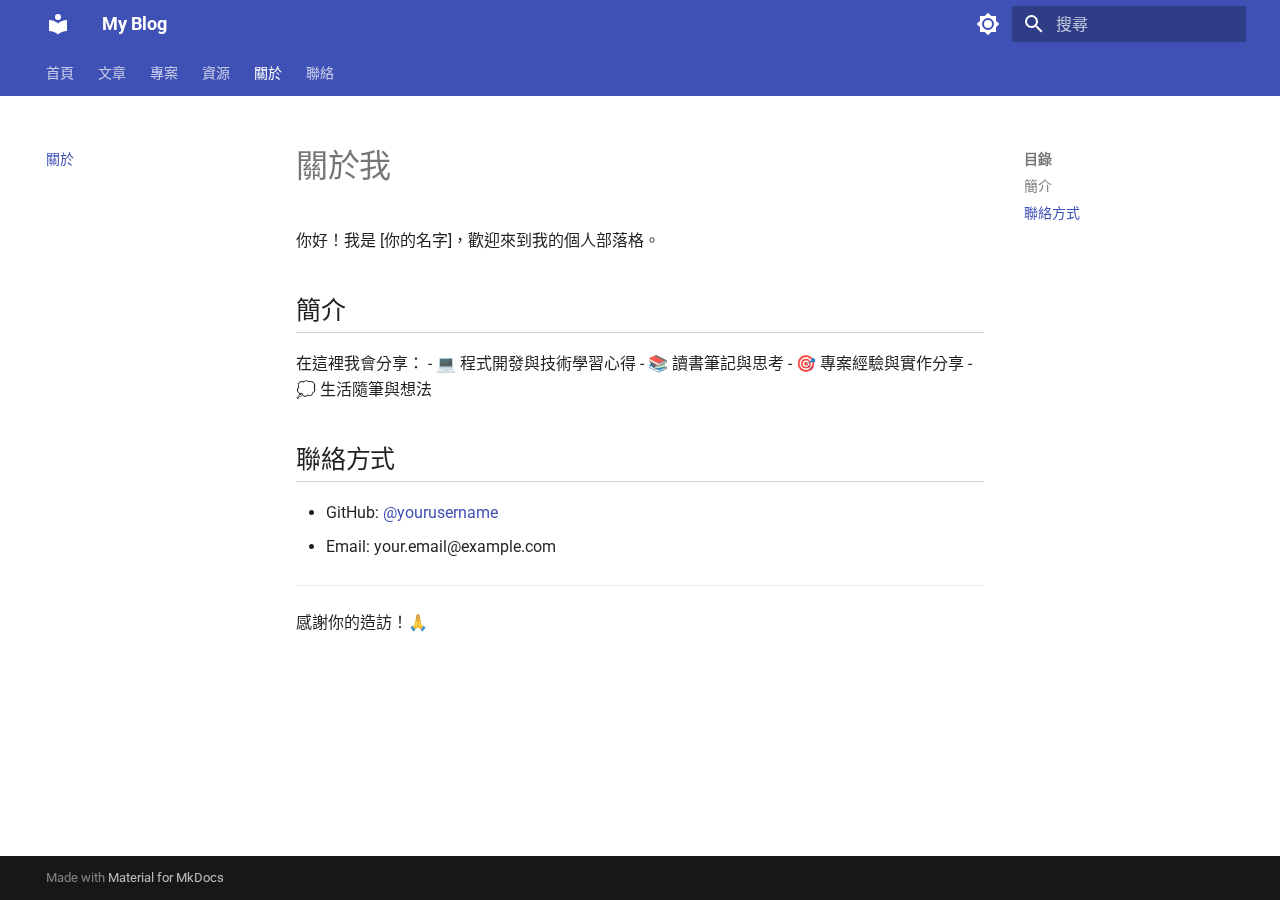
<file: about/index.html>
<!doctype html>
<html lang="zh-TW" class="no-js">
  <head>
    
      <meta charset="utf-8">
      <meta name="viewport" content="width=device-width,initial-scale=1">
      
        <meta name="description" content="個人部落格 - 分享技術、生活與思考">
      
      
        <meta name="author" content="Your Name">
      
      
        <link rel="canonical" href="https://yourusername.github.io/blog/about/">
      
      
        <link rel="prev" href="../resources/">
      
      
        <link rel="next" href="../contact/">
      
      
        
      
      
      <link rel="icon" href="../assets/images/favicon.png">
      <meta name="generator" content="mkdocs-1.6.1, mkdocs-material-9.7.2">
    
    
      
        <title>關於 - My Blog</title>
      
    
    
      <link rel="stylesheet" href="../assets/stylesheets/main.484c7ddc.min.css">
      
        
        <link rel="stylesheet" href="../assets/stylesheets/palette.ab4e12ef.min.css">
      
      


    
    
      
    
    
      
        
        
        <link rel="preconnect" href="https://fonts.gstatic.com" crossorigin>
        <link rel="stylesheet" href="https://fonts.googleapis.com/css?family=Roboto:300,300i,400,400i,700,700i%7CRoboto+Mono:400,400i,700,700i&display=fallback">
        <style>:root{--md-text-font:"Roboto";--md-code-font:"Roboto Mono"}</style>
      
    
    
      <link rel="stylesheet" href="../assets/css/custom.css">
    
    <script>__md_scope=new URL("..",location),__md_hash=e=>[...e].reduce(((e,_)=>(e<<5)-e+_.charCodeAt(0)),0),__md_get=(e,_=localStorage,t=__md_scope)=>JSON.parse(_.getItem(t.pathname+"."+e)),__md_set=(e,_,t=localStorage,a=__md_scope)=>{try{t.setItem(a.pathname+"."+e,JSON.stringify(_))}catch(e){}}</script>
    
      

    
    
  </head>
  
  
    
    
      
    
    
    
    
    <body dir="ltr" data-md-color-scheme="default" data-md-color-primary="indigo" data-md-color-accent="indigo">
  
    
    <input class="md-toggle" data-md-toggle="drawer" type="checkbox" id="__drawer" autocomplete="off">
    <input class="md-toggle" data-md-toggle="search" type="checkbox" id="__search" autocomplete="off">
    <label class="md-overlay" for="__drawer"></label>
    <div data-md-component="skip">
      
        
        <a href="#_1" class="md-skip">
          跳轉到
        </a>
      
    </div>
    <div data-md-component="announce">
      
    </div>
    
    
      

<header class="md-header" data-md-component="header">
  <nav class="md-header__inner md-grid" aria-label="頁首">
    <a href=".." title="My Blog" class="md-header__button md-logo" aria-label="My Blog" data-md-component="logo">
      
  
  <svg xmlns="http://www.w3.org/2000/svg" viewBox="0 0 24 24"><path d="M12 8a3 3 0 0 0 3-3 3 3 0 0 0-3-3 3 3 0 0 0-3 3 3 3 0 0 0 3 3m0 3.54C9.64 9.35 6.5 8 3 8v11c3.5 0 6.64 1.35 9 3.54 2.36-2.19 5.5-3.54 9-3.54V8c-3.5 0-6.64 1.35-9 3.54"/></svg>

    </a>
    <label class="md-header__button md-icon" for="__drawer">
      
      <svg xmlns="http://www.w3.org/2000/svg" viewBox="0 0 24 24"><path d="M3 6h18v2H3zm0 5h18v2H3zm0 5h18v2H3z"/></svg>
    </label>
    <div class="md-header__title" data-md-component="header-title">
      <div class="md-header__ellipsis">
        <div class="md-header__topic">
          <span class="md-ellipsis">
            My Blog
          </span>
        </div>
        <div class="md-header__topic" data-md-component="header-topic">
          <span class="md-ellipsis">
            
              關於
            
          </span>
        </div>
      </div>
    </div>
    
      
        <form class="md-header__option" data-md-component="palette">
  
    
    
    
    <input class="md-option" data-md-color-media="" data-md-color-scheme="default" data-md-color-primary="indigo" data-md-color-accent="indigo"  aria-label="切換到深色模式"  type="radio" name="__palette" id="__palette_0">
    
      <label class="md-header__button md-icon" title="切換到深色模式" for="__palette_1" hidden>
        <svg xmlns="http://www.w3.org/2000/svg" viewBox="0 0 24 24"><path d="M12 8a4 4 0 0 0-4 4 4 4 0 0 0 4 4 4 4 0 0 0 4-4 4 4 0 0 0-4-4m0 10a6 6 0 0 1-6-6 6 6 0 0 1 6-6 6 6 0 0 1 6 6 6 6 0 0 1-6 6m8-9.31V4h-4.69L12 .69 8.69 4H4v4.69L.69 12 4 15.31V20h4.69L12 23.31 15.31 20H20v-4.69L23.31 12z"/></svg>
      </label>
    
  
    
    
    
    <input class="md-option" data-md-color-media="" data-md-color-scheme="slate" data-md-color-primary="indigo" data-md-color-accent="indigo"  aria-label="切換到淺色模式"  type="radio" name="__palette" id="__palette_1">
    
      <label class="md-header__button md-icon" title="切換到淺色模式" for="__palette_0" hidden>
        <svg xmlns="http://www.w3.org/2000/svg" viewBox="0 0 24 24"><path d="M12 18c-.89 0-1.74-.2-2.5-.55C11.56 16.5 13 14.42 13 12s-1.44-4.5-3.5-5.45C10.26 6.2 11.11 6 12 6a6 6 0 0 1 6 6 6 6 0 0 1-6 6m8-9.31V4h-4.69L12 .69 8.69 4H4v4.69L.69 12 4 15.31V20h4.69L12 23.31 15.31 20H20v-4.69L23.31 12z"/></svg>
      </label>
    
  
</form>
      
    
    
      <script>var palette=__md_get("__palette");if(palette&&palette.color){if("(prefers-color-scheme)"===palette.color.media){var media=matchMedia("(prefers-color-scheme: light)"),input=document.querySelector(media.matches?"[data-md-color-media='(prefers-color-scheme: light)']":"[data-md-color-media='(prefers-color-scheme: dark)']");palette.color.media=input.getAttribute("data-md-color-media"),palette.color.scheme=input.getAttribute("data-md-color-scheme"),palette.color.primary=input.getAttribute("data-md-color-primary"),palette.color.accent=input.getAttribute("data-md-color-accent")}for(var[key,value]of Object.entries(palette.color))document.body.setAttribute("data-md-color-"+key,value)}</script>
    
    
    
      
      
        <label class="md-header__button md-icon" for="__search">
          
          <svg xmlns="http://www.w3.org/2000/svg" viewBox="0 0 24 24"><path d="M9.5 3A6.5 6.5 0 0 1 16 9.5c0 1.61-.59 3.09-1.56 4.23l.27.27h.79l5 5-1.5 1.5-5-5v-.79l-.27-.27A6.52 6.52 0 0 1 9.5 16 6.5 6.5 0 0 1 3 9.5 6.5 6.5 0 0 1 9.5 3m0 2C7 5 5 7 5 9.5S7 14 9.5 14 14 12 14 9.5 12 5 9.5 5"/></svg>
        </label>
        <div class="md-search" data-md-component="search" role="dialog">
  <label class="md-search__overlay" for="__search"></label>
  <div class="md-search__inner" role="search">
    <form class="md-search__form" name="search">
      <input type="text" class="md-search__input" name="query" aria-label="搜尋" placeholder="搜尋" autocapitalize="off" autocorrect="off" autocomplete="off" spellcheck="false" data-md-component="search-query" required>
      <label class="md-search__icon md-icon" for="__search">
        
        <svg xmlns="http://www.w3.org/2000/svg" viewBox="0 0 24 24"><path d="M9.5 3A6.5 6.5 0 0 1 16 9.5c0 1.61-.59 3.09-1.56 4.23l.27.27h.79l5 5-1.5 1.5-5-5v-.79l-.27-.27A6.52 6.52 0 0 1 9.5 16 6.5 6.5 0 0 1 3 9.5 6.5 6.5 0 0 1 9.5 3m0 2C7 5 5 7 5 9.5S7 14 9.5 14 14 12 14 9.5 12 5 9.5 5"/></svg>
        
        <svg xmlns="http://www.w3.org/2000/svg" viewBox="0 0 24 24"><path d="M20 11v2H8l5.5 5.5-1.42 1.42L4.16 12l7.92-7.92L13.5 5.5 8 11z"/></svg>
      </label>
      <nav class="md-search__options" aria-label="搜尋">
        
        <button type="reset" class="md-search__icon md-icon" title="清除" aria-label="清除" tabindex="-1">
          
          <svg xmlns="http://www.w3.org/2000/svg" viewBox="0 0 24 24"><path d="M19 6.41 17.59 5 12 10.59 6.41 5 5 6.41 10.59 12 5 17.59 6.41 19 12 13.41 17.59 19 19 17.59 13.41 12z"/></svg>
        </button>
      </nav>
      
        <div class="md-search__suggest" data-md-component="search-suggest"></div>
      
    </form>
    <div class="md-search__output">
      <div class="md-search__scrollwrap" tabindex="0" data-md-scrollfix>
        <div class="md-search-result" data-md-component="search-result">
          <div class="md-search-result__meta">
            正在初始化搜尋引擎
          </div>
          <ol class="md-search-result__list" role="presentation"></ol>
        </div>
      </div>
    </div>
  </div>
</div>
      
    
    
  </nav>
  
</header>
    
    <div class="md-container" data-md-component="container">
      
      
        
          
            
<nav class="md-tabs" aria-label="標籤" data-md-component="tabs">
  <div class="md-grid">
    <ul class="md-tabs__list">
      
        
  
  
  
  
    <li class="md-tabs__item">
      <a href=".." class="md-tabs__link">
        
  
  
    
  
  首頁

      </a>
    </li>
  

      
        
  
  
  
  
    
    
      <li class="md-tabs__item">
        <a href="../posts/" class="md-tabs__link">
          
  
  
  文章

        </a>
      </li>
    
  

      
        
  
  
  
  
    <li class="md-tabs__item">
      <a href="../projects/" class="md-tabs__link">
        
  
  
    
  
  專案

      </a>
    </li>
  

      
        
  
  
  
  
    <li class="md-tabs__item">
      <a href="../resources/" class="md-tabs__link">
        
  
  
    
  
  資源

      </a>
    </li>
  

      
        
  
  
  
    
  
  
    <li class="md-tabs__item md-tabs__item--active">
      <a href="./" class="md-tabs__link">
        
  
  
    
  
  關於

      </a>
    </li>
  

      
        
  
  
  
  
    <li class="md-tabs__item">
      <a href="../contact/" class="md-tabs__link">
        
  
  
    
  
  聯絡

      </a>
    </li>
  

      
    </ul>
  </div>
</nav>
          
        
      
      <main class="md-main" data-md-component="main">
        <div class="md-main__inner md-grid">
          
            
              
              <div class="md-sidebar md-sidebar--primary" data-md-component="sidebar" data-md-type="navigation" >
                <div class="md-sidebar__scrollwrap">
                  <div class="md-sidebar__inner">
                    


  


<nav class="md-nav md-nav--primary md-nav--lifted" aria-label="導覽列" data-md-level="0">
  <label class="md-nav__title" for="__drawer">
    <a href=".." title="My Blog" class="md-nav__button md-logo" aria-label="My Blog" data-md-component="logo">
      
  
  <svg xmlns="http://www.w3.org/2000/svg" viewBox="0 0 24 24"><path d="M12 8a3 3 0 0 0 3-3 3 3 0 0 0-3-3 3 3 0 0 0-3 3 3 3 0 0 0 3 3m0 3.54C9.64 9.35 6.5 8 3 8v11c3.5 0 6.64 1.35 9 3.54 2.36-2.19 5.5-3.54 9-3.54V8c-3.5 0-6.64 1.35-9 3.54"/></svg>

    </a>
    My Blog
  </label>
  
  <ul class="md-nav__list" data-md-scrollfix>
    
      
      
  
  
  
  
    <li class="md-nav__item">
      <a href=".." class="md-nav__link">
        
  
  
  <span class="md-ellipsis">
    
  
    首頁
  

    
  </span>
  
  

      </a>
    </li>
  

    
      
      
  
  
  
  
    
    
    
    
      
      
        
      
    
    
    <li class="md-nav__item md-nav__item--nested">
      
        
        
          
        
        <input class="md-nav__toggle md-toggle md-toggle--indeterminate" type="checkbox" id="__nav_2" >
        
          
          <label class="md-nav__link" for="__nav_2" id="__nav_2_label" tabindex="0">
            
  
  
  <span class="md-ellipsis">
    
  
    文章
  

    
  </span>
  
  

            <span class="md-nav__icon md-icon"></span>
          </label>
        
        <nav class="md-nav" data-md-level="1" aria-labelledby="__nav_2_label" aria-expanded="false">
          <label class="md-nav__title" for="__nav_2">
            <span class="md-nav__icon md-icon"></span>
            
  
    文章
  

          </label>
          <ul class="md-nav__list" data-md-scrollfix>
            
              
                
  
  
  
  
    <li class="md-nav__item">
      <a href="../posts/" class="md-nav__link">
        
  
  
  <span class="md-ellipsis">
    
  
    文章列表
  

    
  </span>
  
  

      </a>
    </li>
  

              
            
              
                
  
  
  
  
    <li class="md-nav__item">
      <a href="../posts/mkdocs-intro/" class="md-nav__link">
        
  
  
  <span class="md-ellipsis">
    
  
    MkDocs 入門：用簡單方式打造文件與部落格
  

    
  </span>
  
  

      </a>
    </li>
  

              
            
              
                
  
  
  
  
    <li class="md-nav__item">
      <a href="../posts/mkdocs-advanced/" class="md-nav__link">
        
  
  
  <span class="md-ellipsis">
    
  
    MkDocs 進階技巧：打造專業級文件網站
  

    
  </span>
  
  

      </a>
    </li>
  

              
            
              
                
  
  
  
  
    <li class="md-nav__item">
      <a href="../posts/example-post/" class="md-nav__link">
        
  
  
  <span class="md-ellipsis">
    
  
    範例文章
  

    
  </span>
  
  

      </a>
    </li>
  

              
            
              
                
  
  
  
  
    <li class="md-nav__item">
      <a href="../categories/" class="md-nav__link">
        
  
  
  <span class="md-ellipsis">
    
  
    分類
  

    
  </span>
  
  

      </a>
    </li>
  

              
            
              
                
  
  
  
  
    <li class="md-nav__item">
      <a href="../tags/" class="md-nav__link">
        
  
  
  <span class="md-ellipsis">
    
  
    標籤
  

    
  </span>
  
  

      </a>
    </li>
  

              
            
              
                
  
  
  
  
    <li class="md-nav__item">
      <a href="../archive/" class="md-nav__link">
        
  
  
  <span class="md-ellipsis">
    
  
    歸檔
  

    
  </span>
  
  

      </a>
    </li>
  

              
            
          </ul>
        </nav>
      
    </li>
  

    
      
      
  
  
  
  
    <li class="md-nav__item">
      <a href="../projects/" class="md-nav__link">
        
  
  
  <span class="md-ellipsis">
    
  
    專案
  

    
  </span>
  
  

      </a>
    </li>
  

    
      
      
  
  
  
  
    <li class="md-nav__item">
      <a href="../resources/" class="md-nav__link">
        
  
  
  <span class="md-ellipsis">
    
  
    資源
  

    
  </span>
  
  

      </a>
    </li>
  

    
      
      
  
  
    
  
  
  
    <li class="md-nav__item md-nav__item--active">
      
      <input class="md-nav__toggle md-toggle" type="checkbox" id="__toc">
      
      
        
      
      
        <label class="md-nav__link md-nav__link--active" for="__toc">
          
  
  
  <span class="md-ellipsis">
    
  
    關於
  

    
  </span>
  
  

          <span class="md-nav__icon md-icon"></span>
        </label>
      
      <a href="./" class="md-nav__link md-nav__link--active">
        
  
  
  <span class="md-ellipsis">
    
  
    關於
  

    
  </span>
  
  

      </a>
      
        

<nav class="md-nav md-nav--secondary" aria-label="目錄">
  
  
  
    
  
  
    <label class="md-nav__title" for="__toc">
      <span class="md-nav__icon md-icon"></span>
      目錄
    </label>
    <ul class="md-nav__list" data-md-component="toc" data-md-scrollfix>
      
        <li class="md-nav__item">
  <a href="#_2" class="md-nav__link">
    <span class="md-ellipsis">
      
        簡介
      
    </span>
  </a>
  
</li>
      
        <li class="md-nav__item">
  <a href="#_3" class="md-nav__link">
    <span class="md-ellipsis">
      
        聯絡方式
      
    </span>
  </a>
  
</li>
      
    </ul>
  
</nav>
      
    </li>
  

    
      
      
  
  
  
  
    <li class="md-nav__item">
      <a href="../contact/" class="md-nav__link">
        
  
  
  <span class="md-ellipsis">
    
  
    聯絡
  

    
  </span>
  
  

      </a>
    </li>
  

    
  </ul>
</nav>
                  </div>
                </div>
              </div>
            
            
              
              <div class="md-sidebar md-sidebar--secondary" data-md-component="sidebar" data-md-type="toc" >
                <div class="md-sidebar__scrollwrap">
                  <div class="md-sidebar__inner">
                    

<nav class="md-nav md-nav--secondary" aria-label="目錄">
  
  
  
    
  
  
    <label class="md-nav__title" for="__toc">
      <span class="md-nav__icon md-icon"></span>
      目錄
    </label>
    <ul class="md-nav__list" data-md-component="toc" data-md-scrollfix>
      
        <li class="md-nav__item">
  <a href="#_2" class="md-nav__link">
    <span class="md-ellipsis">
      
        簡介
      
    </span>
  </a>
  
</li>
      
        <li class="md-nav__item">
  <a href="#_3" class="md-nav__link">
    <span class="md-ellipsis">
      
        聯絡方式
      
    </span>
  </a>
  
</li>
      
    </ul>
  
</nav>
                  </div>
                </div>
              </div>
            
          
          
            <div class="md-content" data-md-component="content">
              
              <article class="md-content__inner md-typeset">
                
                  



<h1 id="_1">關於我<a class="headerlink" href="#_1" title="Permanent link">&para;</a></h1>
<p>你好！我是 [你的名字]，歡迎來到我的個人部落格。</p>
<h2 id="_2">簡介<a class="headerlink" href="#_2" title="Permanent link">&para;</a></h2>
<p>在這裡我會分享：
- 💻 程式開發與技術學習心得
- 📚 讀書筆記與思考
- 🎯 專案經驗與實作分享
- 💭 生活隨筆與想法</p>
<h2 id="_3">聯絡方式<a class="headerlink" href="#_3" title="Permanent link">&para;</a></h2>
<ul>
<li>GitHub: <a href="https://github.com/yourusername">@yourusername</a></li>
<li>Email: your.email@example.com</li>
</ul>
<hr />
<p>感謝你的造訪！🙏</p>












                
              </article>
            </div>
          
          
<script>var target=document.getElementById(location.hash.slice(1));target&&target.name&&(target.checked=target.name.startsWith("__tabbed_"))</script>
        </div>
        
          <button type="button" class="md-top md-icon" data-md-component="top" hidden>
  
  <svg xmlns="http://www.w3.org/2000/svg" viewBox="0 0 24 24"><path d="M13 20h-2V8l-5.5 5.5-1.42-1.42L12 4.16l7.92 7.92-1.42 1.42L13 8z"/></svg>
  回到頂端
</button>
        
      </main>
      
        <footer class="md-footer">
  
  <div class="md-footer-meta md-typeset">
    <div class="md-footer-meta__inner md-grid">
      <div class="md-copyright">
  
  
    Made with
    <a href="https://squidfunk.github.io/mkdocs-material/" target="_blank" rel="noopener">
      Material for MkDocs
    </a>
  
</div>
      
    </div>
  </div>
</footer>
      
    </div>
    <div class="md-dialog" data-md-component="dialog">
      <div class="md-dialog__inner md-typeset"></div>
    </div>
    
    
    
      
      
      <script id="__config" type="application/json">{"annotate": null, "base": "..", "features": ["navigation.tabs", "navigation.sections", "navigation.expand", "navigation.top", "search.suggest", "search.highlight", "content.code.annotate", "content.code.copy"], "search": "../assets/javascripts/workers/search.2c215733.min.js", "tags": null, "translations": {"clipboard.copied": "\u5df2\u8907\u88fd", "clipboard.copy": "\u8907\u88fd", "search.result.more.one": "\u6b64\u9801\u5c1a\u6709 1 \u500b\u7b26\u5408\u7684\u9805\u76ee", "search.result.more.other": "\u6b64\u9801\u5c1a\u6709 # \u500b\u7b26\u5408\u7684\u9805\u76ee", "search.result.none": "\u6c92\u6709\u7b26\u5408\u7684\u9805\u76ee", "search.result.one": "\u627e\u5230 1 \u500b\u7b26\u5408\u7684\u9805\u76ee", "search.result.other": "\u627e\u5230 # \u500b\u7b26\u5408\u7684\u9805\u76ee", "search.result.placeholder": "\u6253\u5b57\u9032\u884c\u641c\u5c0b", "search.result.term.missing": "\u7f3a\u5c11\u5b57\u8a5e", "select.version": "\u9078\u64c7\u7248\u672c"}, "version": null}</script>
    
    
      <script src="../assets/javascripts/bundle.79ae519e.min.js"></script>
      
    
  </body>
</html>
</file>
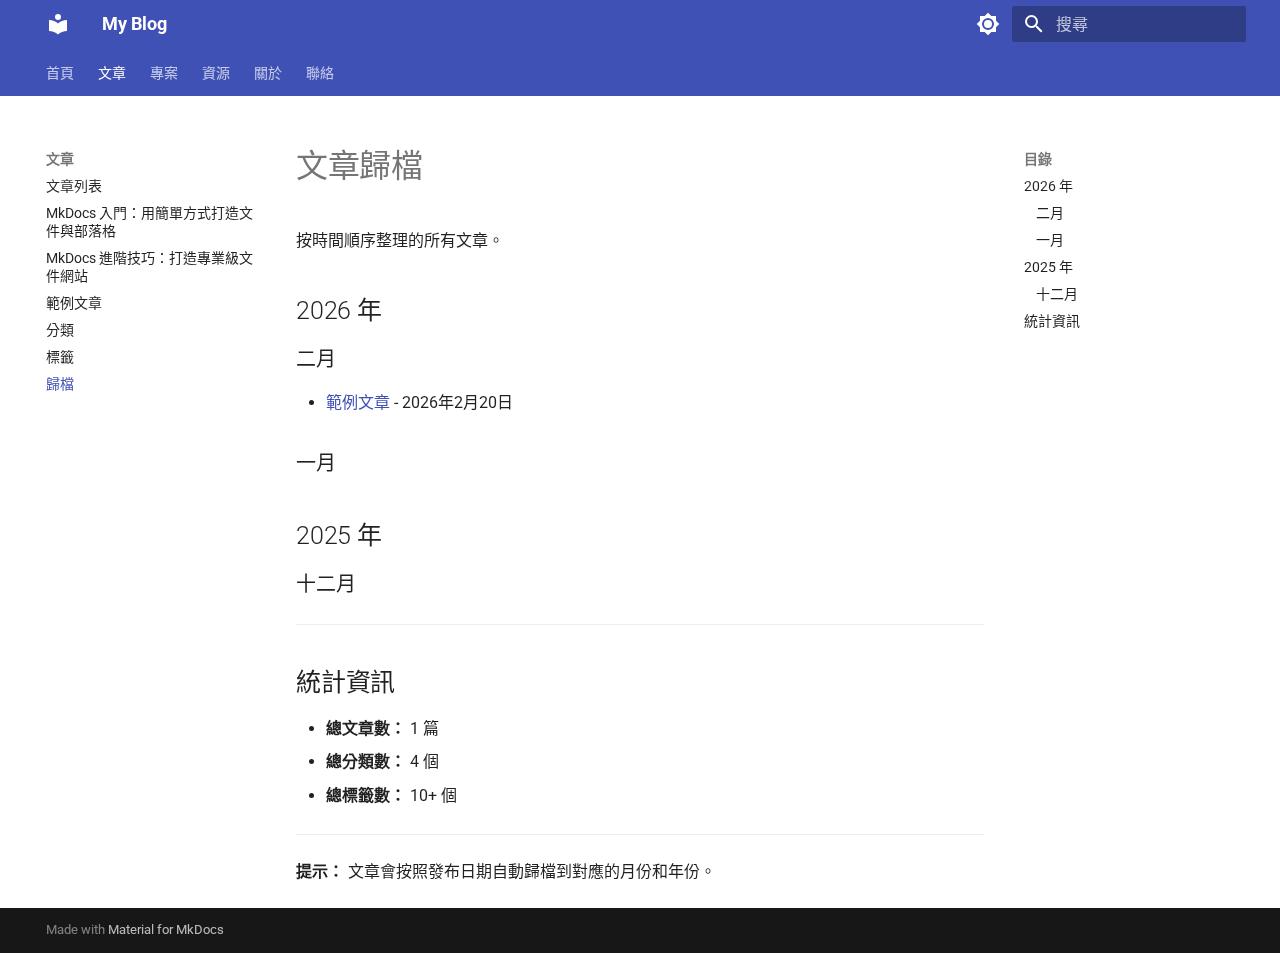
<file: archive/index.html>
<!doctype html>
<html lang="zh-TW" class="no-js">
  <head>
    
      <meta charset="utf-8">
      <meta name="viewport" content="width=device-width,initial-scale=1">
      
        <meta name="description" content="個人部落格 - 分享技術、生活與思考">
      
      
        <meta name="author" content="Your Name">
      
      
        <link rel="canonical" href="https://yourusername.github.io/blog/archive/">
      
      
        <link rel="prev" href="../tags/">
      
      
        <link rel="next" href="../projects/">
      
      
        
      
      
      <link rel="icon" href="../assets/images/favicon.png">
      <meta name="generator" content="mkdocs-1.6.1, mkdocs-material-9.7.2">
    
    
      
        <title>歸檔 - My Blog</title>
      
    
    
      <link rel="stylesheet" href="../assets/stylesheets/main.484c7ddc.min.css">
      
        
        <link rel="stylesheet" href="../assets/stylesheets/palette.ab4e12ef.min.css">
      
      


    
    
      
    
    
      
        
        
        <link rel="preconnect" href="https://fonts.gstatic.com" crossorigin>
        <link rel="stylesheet" href="https://fonts.googleapis.com/css?family=Roboto:300,300i,400,400i,700,700i%7CRoboto+Mono:400,400i,700,700i&display=fallback">
        <style>:root{--md-text-font:"Roboto";--md-code-font:"Roboto Mono"}</style>
      
    
    
    <script>__md_scope=new URL("..",location),__md_hash=e=>[...e].reduce(((e,_)=>(e<<5)-e+_.charCodeAt(0)),0),__md_get=(e,_=localStorage,t=__md_scope)=>JSON.parse(_.getItem(t.pathname+"."+e)),__md_set=(e,_,t=localStorage,a=__md_scope)=>{try{t.setItem(a.pathname+"."+e,JSON.stringify(_))}catch(e){}}</script>
    
      

    
    
  </head>
  
  
    
    
      
    
    
    
    
    <body dir="ltr" data-md-color-scheme="default" data-md-color-primary="indigo" data-md-color-accent="indigo">
  
    
    <input class="md-toggle" data-md-toggle="drawer" type="checkbox" id="__drawer" autocomplete="off">
    <input class="md-toggle" data-md-toggle="search" type="checkbox" id="__search" autocomplete="off">
    <label class="md-overlay" for="__drawer"></label>
    <div data-md-component="skip">
      
        
        <a href="#_1" class="md-skip">
          跳轉到
        </a>
      
    </div>
    <div data-md-component="announce">
      
    </div>
    
    
      

<header class="md-header" data-md-component="header">
  <nav class="md-header__inner md-grid" aria-label="頁首">
    <a href=".." title="My Blog" class="md-header__button md-logo" aria-label="My Blog" data-md-component="logo">
      
  
  <svg xmlns="http://www.w3.org/2000/svg" viewBox="0 0 24 24"><path d="M12 8a3 3 0 0 0 3-3 3 3 0 0 0-3-3 3 3 0 0 0-3 3 3 3 0 0 0 3 3m0 3.54C9.64 9.35 6.5 8 3 8v11c3.5 0 6.64 1.35 9 3.54 2.36-2.19 5.5-3.54 9-3.54V8c-3.5 0-6.64 1.35-9 3.54"/></svg>

    </a>
    <label class="md-header__button md-icon" for="__drawer">
      
      <svg xmlns="http://www.w3.org/2000/svg" viewBox="0 0 24 24"><path d="M3 6h18v2H3zm0 5h18v2H3zm0 5h18v2H3z"/></svg>
    </label>
    <div class="md-header__title" data-md-component="header-title">
      <div class="md-header__ellipsis">
        <div class="md-header__topic">
          <span class="md-ellipsis">
            My Blog
          </span>
        </div>
        <div class="md-header__topic" data-md-component="header-topic">
          <span class="md-ellipsis">
            
              歸檔
            
          </span>
        </div>
      </div>
    </div>
    
      
        <form class="md-header__option" data-md-component="palette">
  
    
    
    
    <input class="md-option" data-md-color-media="" data-md-color-scheme="default" data-md-color-primary="indigo" data-md-color-accent="indigo"  aria-label="切換到深色模式"  type="radio" name="__palette" id="__palette_0">
    
      <label class="md-header__button md-icon" title="切換到深色模式" for="__palette_1" hidden>
        <svg xmlns="http://www.w3.org/2000/svg" viewBox="0 0 24 24"><path d="M12 8a4 4 0 0 0-4 4 4 4 0 0 0 4 4 4 4 0 0 0 4-4 4 4 0 0 0-4-4m0 10a6 6 0 0 1-6-6 6 6 0 0 1 6-6 6 6 0 0 1 6 6 6 6 0 0 1-6 6m8-9.31V4h-4.69L12 .69 8.69 4H4v4.69L.69 12 4 15.31V20h4.69L12 23.31 15.31 20H20v-4.69L23.31 12z"/></svg>
      </label>
    
  
    
    
    
    <input class="md-option" data-md-color-media="" data-md-color-scheme="slate" data-md-color-primary="indigo" data-md-color-accent="indigo"  aria-label="切換到淺色模式"  type="radio" name="__palette" id="__palette_1">
    
      <label class="md-header__button md-icon" title="切換到淺色模式" for="__palette_0" hidden>
        <svg xmlns="http://www.w3.org/2000/svg" viewBox="0 0 24 24"><path d="M12 18c-.89 0-1.74-.2-2.5-.55C11.56 16.5 13 14.42 13 12s-1.44-4.5-3.5-5.45C10.26 6.2 11.11 6 12 6a6 6 0 0 1 6 6 6 6 0 0 1-6 6m8-9.31V4h-4.69L12 .69 8.69 4H4v4.69L.69 12 4 15.31V20h4.69L12 23.31 15.31 20H20v-4.69L23.31 12z"/></svg>
      </label>
    
  
</form>
      
    
    
      <script>var palette=__md_get("__palette");if(palette&&palette.color){if("(prefers-color-scheme)"===palette.color.media){var media=matchMedia("(prefers-color-scheme: light)"),input=document.querySelector(media.matches?"[data-md-color-media='(prefers-color-scheme: light)']":"[data-md-color-media='(prefers-color-scheme: dark)']");palette.color.media=input.getAttribute("data-md-color-media"),palette.color.scheme=input.getAttribute("data-md-color-scheme"),palette.color.primary=input.getAttribute("data-md-color-primary"),palette.color.accent=input.getAttribute("data-md-color-accent")}for(var[key,value]of Object.entries(palette.color))document.body.setAttribute("data-md-color-"+key,value)}</script>
    
    
    
      
      
        <label class="md-header__button md-icon" for="__search">
          
          <svg xmlns="http://www.w3.org/2000/svg" viewBox="0 0 24 24"><path d="M9.5 3A6.5 6.5 0 0 1 16 9.5c0 1.61-.59 3.09-1.56 4.23l.27.27h.79l5 5-1.5 1.5-5-5v-.79l-.27-.27A6.52 6.52 0 0 1 9.5 16 6.5 6.5 0 0 1 3 9.5 6.5 6.5 0 0 1 9.5 3m0 2C7 5 5 7 5 9.5S7 14 9.5 14 14 12 14 9.5 12 5 9.5 5"/></svg>
        </label>
        <div class="md-search" data-md-component="search" role="dialog">
  <label class="md-search__overlay" for="__search"></label>
  <div class="md-search__inner" role="search">
    <form class="md-search__form" name="search">
      <input type="text" class="md-search__input" name="query" aria-label="搜尋" placeholder="搜尋" autocapitalize="off" autocorrect="off" autocomplete="off" spellcheck="false" data-md-component="search-query" required>
      <label class="md-search__icon md-icon" for="__search">
        
        <svg xmlns="http://www.w3.org/2000/svg" viewBox="0 0 24 24"><path d="M9.5 3A6.5 6.5 0 0 1 16 9.5c0 1.61-.59 3.09-1.56 4.23l.27.27h.79l5 5-1.5 1.5-5-5v-.79l-.27-.27A6.52 6.52 0 0 1 9.5 16 6.5 6.5 0 0 1 3 9.5 6.5 6.5 0 0 1 9.5 3m0 2C7 5 5 7 5 9.5S7 14 9.5 14 14 12 14 9.5 12 5 9.5 5"/></svg>
        
        <svg xmlns="http://www.w3.org/2000/svg" viewBox="0 0 24 24"><path d="M20 11v2H8l5.5 5.5-1.42 1.42L4.16 12l7.92-7.92L13.5 5.5 8 11z"/></svg>
      </label>
      <nav class="md-search__options" aria-label="搜尋">
        
        <button type="reset" class="md-search__icon md-icon" title="清除" aria-label="清除" tabindex="-1">
          
          <svg xmlns="http://www.w3.org/2000/svg" viewBox="0 0 24 24"><path d="M19 6.41 17.59 5 12 10.59 6.41 5 5 6.41 10.59 12 5 17.59 6.41 19 12 13.41 17.59 19 19 17.59 13.41 12z"/></svg>
        </button>
      </nav>
      
        <div class="md-search__suggest" data-md-component="search-suggest"></div>
      
    </form>
    <div class="md-search__output">
      <div class="md-search__scrollwrap" tabindex="0" data-md-scrollfix>
        <div class="md-search-result" data-md-component="search-result">
          <div class="md-search-result__meta">
            正在初始化搜尋引擎
          </div>
          <ol class="md-search-result__list" role="presentation"></ol>
        </div>
      </div>
    </div>
  </div>
</div>
      
    
    
  </nav>
  
</header>
    
    <div class="md-container" data-md-component="container">
      
      
        
          
            
<nav class="md-tabs" aria-label="標籤" data-md-component="tabs">
  <div class="md-grid">
    <ul class="md-tabs__list">
      
        
  
  
  
  
    <li class="md-tabs__item">
      <a href=".." class="md-tabs__link">
        
  
  
    
  
  首頁

      </a>
    </li>
  

      
        
  
  
  
    
  
  
    
    
      <li class="md-tabs__item md-tabs__item--active">
        <a href="../posts/" class="md-tabs__link">
          
  
  
  文章

        </a>
      </li>
    
  

      
        
  
  
  
  
    <li class="md-tabs__item">
      <a href="../projects/" class="md-tabs__link">
        
  
  
    
  
  專案

      </a>
    </li>
  

      
        
  
  
  
  
    <li class="md-tabs__item">
      <a href="../resources/" class="md-tabs__link">
        
  
  
    
  
  資源

      </a>
    </li>
  

      
        
  
  
  
  
    <li class="md-tabs__item">
      <a href="../about/" class="md-tabs__link">
        
  
  
    
  
  關於

      </a>
    </li>
  

      
        
  
  
  
  
    <li class="md-tabs__item">
      <a href="../contact/" class="md-tabs__link">
        
  
  
    
  
  聯絡

      </a>
    </li>
  

      
    </ul>
  </div>
</nav>
          
        
      
      <main class="md-main" data-md-component="main">
        <div class="md-main__inner md-grid">
          
            
              
              <div class="md-sidebar md-sidebar--primary" data-md-component="sidebar" data-md-type="navigation" >
                <div class="md-sidebar__scrollwrap">
                  <div class="md-sidebar__inner">
                    


  


<nav class="md-nav md-nav--primary md-nav--lifted" aria-label="導覽列" data-md-level="0">
  <label class="md-nav__title" for="__drawer">
    <a href=".." title="My Blog" class="md-nav__button md-logo" aria-label="My Blog" data-md-component="logo">
      
  
  <svg xmlns="http://www.w3.org/2000/svg" viewBox="0 0 24 24"><path d="M12 8a3 3 0 0 0 3-3 3 3 0 0 0-3-3 3 3 0 0 0-3 3 3 3 0 0 0 3 3m0 3.54C9.64 9.35 6.5 8 3 8v11c3.5 0 6.64 1.35 9 3.54 2.36-2.19 5.5-3.54 9-3.54V8c-3.5 0-6.64 1.35-9 3.54"/></svg>

    </a>
    My Blog
  </label>
  
  <ul class="md-nav__list" data-md-scrollfix>
    
      
      
  
  
  
  
    <li class="md-nav__item">
      <a href=".." class="md-nav__link">
        
  
  
  <span class="md-ellipsis">
    
  
    首頁
  

    
  </span>
  
  

      </a>
    </li>
  

    
      
      
  
  
    
  
  
  
    
    
    
    
      
        
        
      
      
        
      
    
    
    <li class="md-nav__item md-nav__item--active md-nav__item--section md-nav__item--nested">
      
        
        
        <input class="md-nav__toggle md-toggle " type="checkbox" id="__nav_2" checked>
        
          
          <label class="md-nav__link" for="__nav_2" id="__nav_2_label" tabindex="">
            
  
  
  <span class="md-ellipsis">
    
  
    文章
  

    
  </span>
  
  

            <span class="md-nav__icon md-icon"></span>
          </label>
        
        <nav class="md-nav" data-md-level="1" aria-labelledby="__nav_2_label" aria-expanded="true">
          <label class="md-nav__title" for="__nav_2">
            <span class="md-nav__icon md-icon"></span>
            
  
    文章
  

          </label>
          <ul class="md-nav__list" data-md-scrollfix>
            
              
                
  
  
  
  
    <li class="md-nav__item">
      <a href="../posts/" class="md-nav__link">
        
  
  
  <span class="md-ellipsis">
    
  
    文章列表
  

    
  </span>
  
  

      </a>
    </li>
  

              
            
              
                
  
  
  
  
    <li class="md-nav__item">
      <a href="../posts/mkdocs-intro/" class="md-nav__link">
        
  
  
  <span class="md-ellipsis">
    
  
    MkDocs 入門：用簡單方式打造文件與部落格
  

    
  </span>
  
  

      </a>
    </li>
  

              
            
              
                
  
  
  
  
    <li class="md-nav__item">
      <a href="../posts/mkdocs-advanced/" class="md-nav__link">
        
  
  
  <span class="md-ellipsis">
    
  
    MkDocs 進階技巧：打造專業級文件網站
  

    
  </span>
  
  

      </a>
    </li>
  

              
            
              
                
  
  
  
  
    <li class="md-nav__item">
      <a href="../posts/example-post/" class="md-nav__link">
        
  
  
  <span class="md-ellipsis">
    
  
    範例文章
  

    
  </span>
  
  

      </a>
    </li>
  

              
            
              
                
  
  
  
  
    <li class="md-nav__item">
      <a href="../categories/" class="md-nav__link">
        
  
  
  <span class="md-ellipsis">
    
  
    分類
  

    
  </span>
  
  

      </a>
    </li>
  

              
            
              
                
  
  
  
  
    <li class="md-nav__item">
      <a href="../tags/" class="md-nav__link">
        
  
  
  <span class="md-ellipsis">
    
  
    標籤
  

    
  </span>
  
  

      </a>
    </li>
  

              
            
              
                
  
  
    
  
  
  
    <li class="md-nav__item md-nav__item--active">
      
      <input class="md-nav__toggle md-toggle" type="checkbox" id="__toc">
      
      
        
      
      
        <label class="md-nav__link md-nav__link--active" for="__toc">
          
  
  
  <span class="md-ellipsis">
    
  
    歸檔
  

    
  </span>
  
  

          <span class="md-nav__icon md-icon"></span>
        </label>
      
      <a href="./" class="md-nav__link md-nav__link--active">
        
  
  
  <span class="md-ellipsis">
    
  
    歸檔
  

    
  </span>
  
  

      </a>
      
        

<nav class="md-nav md-nav--secondary" aria-label="目錄">
  
  
  
    
  
  
    <label class="md-nav__title" for="__toc">
      <span class="md-nav__icon md-icon"></span>
      目錄
    </label>
    <ul class="md-nav__list" data-md-component="toc" data-md-scrollfix>
      
        <li class="md-nav__item">
  <a href="#2026" class="md-nav__link">
    <span class="md-ellipsis">
      
        2026 年
      
    </span>
  </a>
  
    <nav class="md-nav" aria-label="2026 年">
      <ul class="md-nav__list">
        
          <li class="md-nav__item">
  <a href="#_2" class="md-nav__link">
    <span class="md-ellipsis">
      
        二月
      
    </span>
  </a>
  
</li>
        
          <li class="md-nav__item">
  <a href="#_3" class="md-nav__link">
    <span class="md-ellipsis">
      
        一月
      
    </span>
  </a>
  
</li>
        
      </ul>
    </nav>
  
</li>
      
        <li class="md-nav__item">
  <a href="#2025" class="md-nav__link">
    <span class="md-ellipsis">
      
        2025 年
      
    </span>
  </a>
  
    <nav class="md-nav" aria-label="2025 年">
      <ul class="md-nav__list">
        
          <li class="md-nav__item">
  <a href="#_4" class="md-nav__link">
    <span class="md-ellipsis">
      
        十二月
      
    </span>
  </a>
  
</li>
        
      </ul>
    </nav>
  
</li>
      
        <li class="md-nav__item">
  <a href="#_5" class="md-nav__link">
    <span class="md-ellipsis">
      
        統計資訊
      
    </span>
  </a>
  
</li>
      
    </ul>
  
</nav>
      
    </li>
  

              
            
          </ul>
        </nav>
      
    </li>
  

    
      
      
  
  
  
  
    <li class="md-nav__item">
      <a href="../projects/" class="md-nav__link">
        
  
  
  <span class="md-ellipsis">
    
  
    專案
  

    
  </span>
  
  

      </a>
    </li>
  

    
      
      
  
  
  
  
    <li class="md-nav__item">
      <a href="../resources/" class="md-nav__link">
        
  
  
  <span class="md-ellipsis">
    
  
    資源
  

    
  </span>
  
  

      </a>
    </li>
  

    
      
      
  
  
  
  
    <li class="md-nav__item">
      <a href="../about/" class="md-nav__link">
        
  
  
  <span class="md-ellipsis">
    
  
    關於
  

    
  </span>
  
  

      </a>
    </li>
  

    
      
      
  
  
  
  
    <li class="md-nav__item">
      <a href="../contact/" class="md-nav__link">
        
  
  
  <span class="md-ellipsis">
    
  
    聯絡
  

    
  </span>
  
  

      </a>
    </li>
  

    
  </ul>
</nav>
                  </div>
                </div>
              </div>
            
            
              
              <div class="md-sidebar md-sidebar--secondary" data-md-component="sidebar" data-md-type="toc" >
                <div class="md-sidebar__scrollwrap">
                  <div class="md-sidebar__inner">
                    

<nav class="md-nav md-nav--secondary" aria-label="目錄">
  
  
  
    
  
  
    <label class="md-nav__title" for="__toc">
      <span class="md-nav__icon md-icon"></span>
      目錄
    </label>
    <ul class="md-nav__list" data-md-component="toc" data-md-scrollfix>
      
        <li class="md-nav__item">
  <a href="#2026" class="md-nav__link">
    <span class="md-ellipsis">
      
        2026 年
      
    </span>
  </a>
  
    <nav class="md-nav" aria-label="2026 年">
      <ul class="md-nav__list">
        
          <li class="md-nav__item">
  <a href="#_2" class="md-nav__link">
    <span class="md-ellipsis">
      
        二月
      
    </span>
  </a>
  
</li>
        
          <li class="md-nav__item">
  <a href="#_3" class="md-nav__link">
    <span class="md-ellipsis">
      
        一月
      
    </span>
  </a>
  
</li>
        
      </ul>
    </nav>
  
</li>
      
        <li class="md-nav__item">
  <a href="#2025" class="md-nav__link">
    <span class="md-ellipsis">
      
        2025 年
      
    </span>
  </a>
  
    <nav class="md-nav" aria-label="2025 年">
      <ul class="md-nav__list">
        
          <li class="md-nav__item">
  <a href="#_4" class="md-nav__link">
    <span class="md-ellipsis">
      
        十二月
      
    </span>
  </a>
  
</li>
        
      </ul>
    </nav>
  
</li>
      
        <li class="md-nav__item">
  <a href="#_5" class="md-nav__link">
    <span class="md-ellipsis">
      
        統計資訊
      
    </span>
  </a>
  
</li>
      
    </ul>
  
</nav>
                  </div>
                </div>
              </div>
            
          
          
            <div class="md-content" data-md-component="content">
              
              <article class="md-content__inner md-typeset">
                
                  



<h1 id="_1">文章歸檔<a class="headerlink" href="#_1" title="Permanent link">&para;</a></h1>
<p>按時間順序整理的所有文章。</p>
<h2 id="2026">2026 年<a class="headerlink" href="#2026" title="Permanent link">&para;</a></h2>
<h3 id="_2">二月<a class="headerlink" href="#_2" title="Permanent link">&para;</a></h3>
<ul>
<li><a href="../posts/example-post/">範例文章</a> - 2026年2月20日</li>
</ul>
<h3 id="_3">一月<a class="headerlink" href="#_3" title="Permanent link">&para;</a></h3>
<!-- 未來文章會顯示在這裡 -->

<h2 id="2025">2025 年<a class="headerlink" href="#2025" title="Permanent link">&para;</a></h2>
<h3 id="_4">十二月<a class="headerlink" href="#_4" title="Permanent link">&para;</a></h3>
<!-- 未來文章會顯示在這裡 -->

<hr />
<h2 id="_5">統計資訊<a class="headerlink" href="#_5" title="Permanent link">&para;</a></h2>
<ul>
<li><strong>總文章數：</strong> 1 篇</li>
<li><strong>總分類數：</strong> 4 個</li>
<li><strong>總標籤數：</strong> 10+ 個</li>
</ul>
<hr />
<p><strong>提示：</strong> 文章會按照發布日期自動歸檔到對應的月份和年份。</p>












                
              </article>
            </div>
          
          
<script>var target=document.getElementById(location.hash.slice(1));target&&target.name&&(target.checked=target.name.startsWith("__tabbed_"))</script>
        </div>
        
          <button type="button" class="md-top md-icon" data-md-component="top" hidden>
  
  <svg xmlns="http://www.w3.org/2000/svg" viewBox="0 0 24 24"><path d="M13 20h-2V8l-5.5 5.5-1.42-1.42L12 4.16l7.92 7.92-1.42 1.42L13 8z"/></svg>
  回到頂端
</button>
        
      </main>
      
        <footer class="md-footer">
  
  <div class="md-footer-meta md-typeset">
    <div class="md-footer-meta__inner md-grid">
      <div class="md-copyright">
  
  
    Made with
    <a href="https://squidfunk.github.io/mkdocs-material/" target="_blank" rel="noopener">
      Material for MkDocs
    </a>
  
</div>
      
    </div>
  </div>
</footer>
      
    </div>
    <div class="md-dialog" data-md-component="dialog">
      <div class="md-dialog__inner md-typeset"></div>
    </div>
    
    
    
      
      
      <script id="__config" type="application/json">{"annotate": null, "base": "..", "features": ["navigation.tabs", "navigation.sections", "navigation.expand", "navigation.top", "search.suggest", "search.highlight", "content.code.annotate", "content.code.copy"], "search": "../assets/javascripts/workers/search.2c215733.min.js", "tags": null, "translations": {"clipboard.copied": "\u5df2\u8907\u88fd", "clipboard.copy": "\u8907\u88fd", "search.result.more.one": "\u6b64\u9801\u5c1a\u6709 1 \u500b\u7b26\u5408\u7684\u9805\u76ee", "search.result.more.other": "\u6b64\u9801\u5c1a\u6709 # \u500b\u7b26\u5408\u7684\u9805\u76ee", "search.result.none": "\u6c92\u6709\u7b26\u5408\u7684\u9805\u76ee", "search.result.one": "\u627e\u5230 1 \u500b\u7b26\u5408\u7684\u9805\u76ee", "search.result.other": "\u627e\u5230 # \u500b\u7b26\u5408\u7684\u9805\u76ee", "search.result.placeholder": "\u6253\u5b57\u9032\u884c\u641c\u5c0b", "search.result.term.missing": "\u7f3a\u5c11\u5b57\u8a5e", "select.version": "\u9078\u64c7\u7248\u672c"}, "version": null}</script>
    
    
      <script src="../assets/javascripts/bundle.79ae519e.min.js"></script>
      
    
  </body>
</html>
</file>
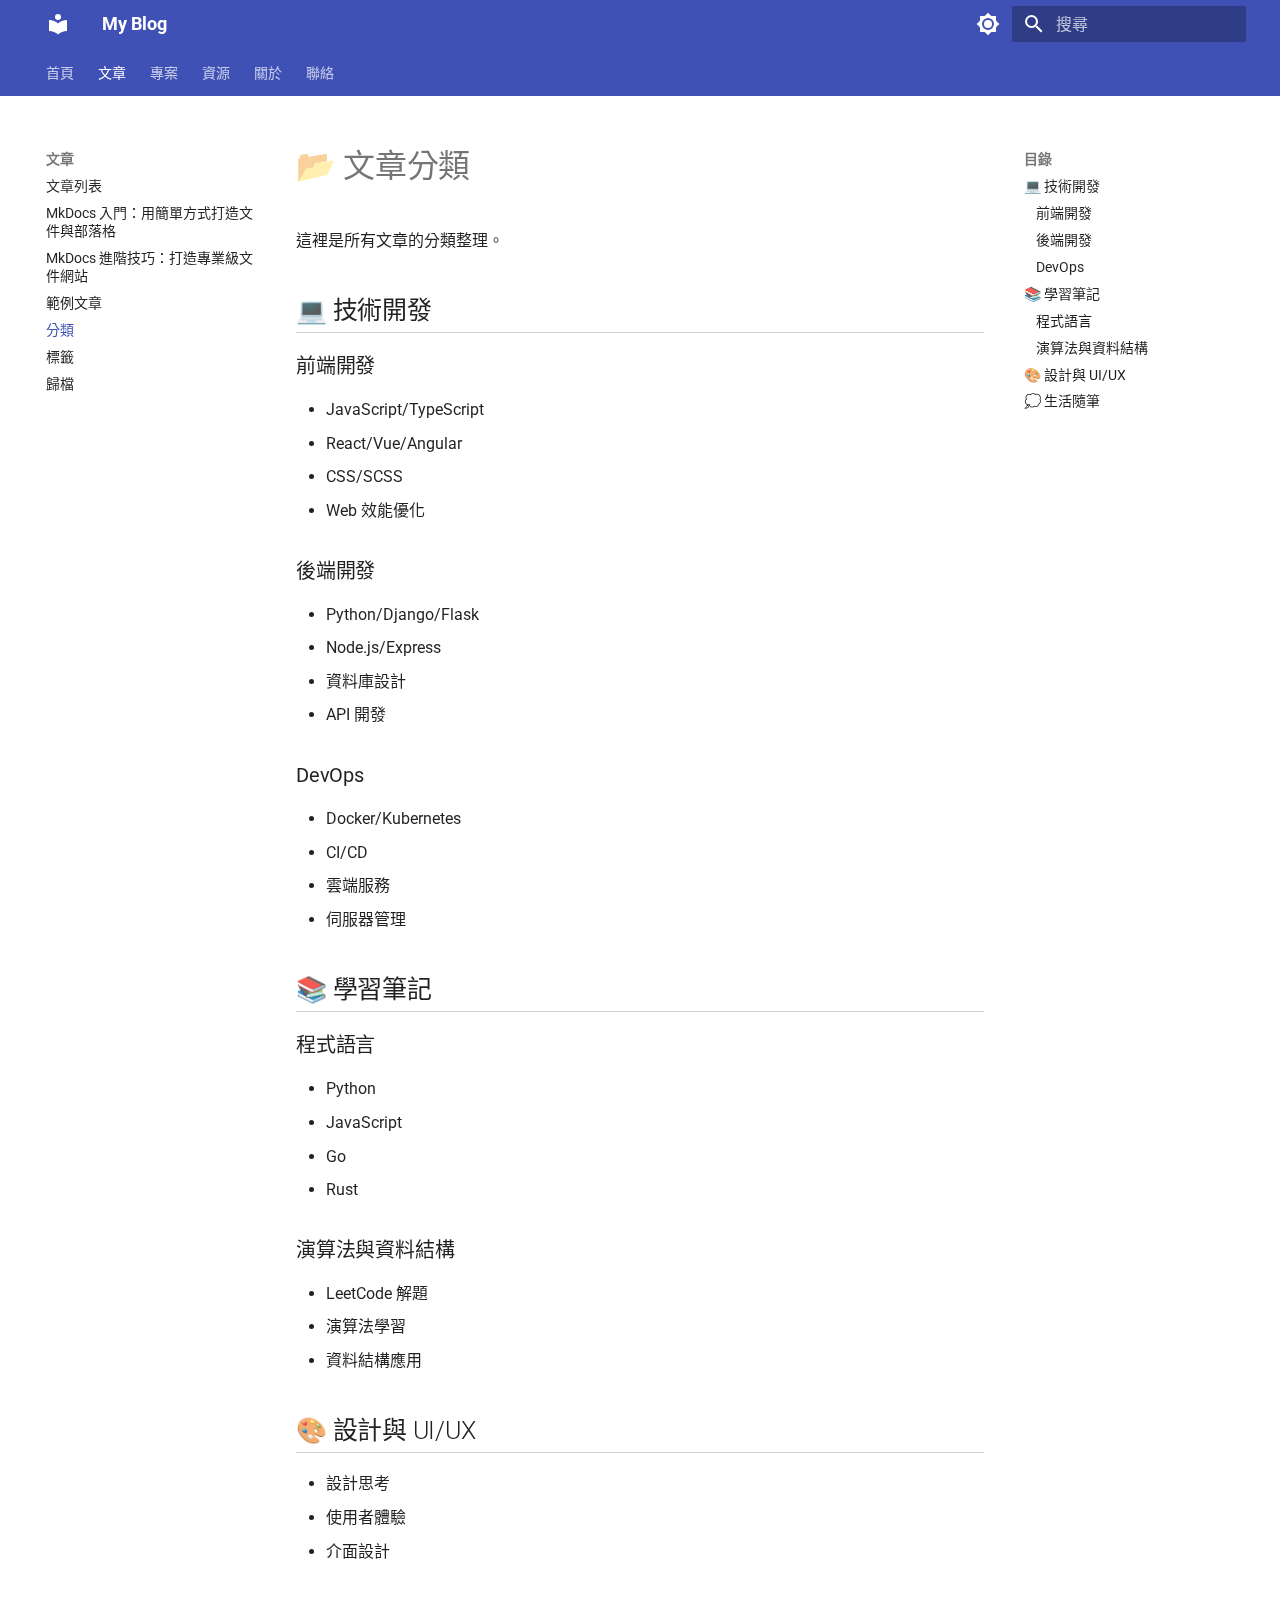
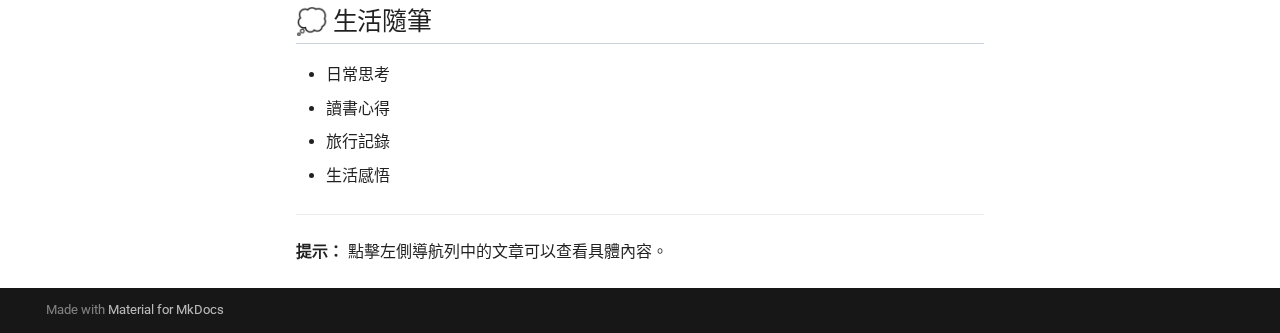
<file: categories/index.html>
<!doctype html>
<html lang="zh-TW" class="no-js">
  <head>
    
      <meta charset="utf-8">
      <meta name="viewport" content="width=device-width,initial-scale=1">
      
        <meta name="description" content="個人部落格 - 分享技術、生活與思考">
      
      
        <meta name="author" content="Your Name">
      
      
        <link rel="canonical" href="https://yourusername.github.io/blog/categories/">
      
      
        <link rel="prev" href="../posts/example-post/">
      
      
        <link rel="next" href="../tags/">
      
      
        
      
      
      <link rel="icon" href="../assets/images/favicon.png">
      <meta name="generator" content="mkdocs-1.6.1, mkdocs-material-9.7.2">
    
    
      
        <title>分類 - My Blog</title>
      
    
    
      <link rel="stylesheet" href="../assets/stylesheets/main.484c7ddc.min.css">
      
        
        <link rel="stylesheet" href="../assets/stylesheets/palette.ab4e12ef.min.css">
      
      


    
    
      
    
    
      
        
        
        <link rel="preconnect" href="https://fonts.gstatic.com" crossorigin>
        <link rel="stylesheet" href="https://fonts.googleapis.com/css?family=Roboto:300,300i,400,400i,700,700i%7CRoboto+Mono:400,400i,700,700i&display=fallback">
        <style>:root{--md-text-font:"Roboto";--md-code-font:"Roboto Mono"}</style>
      
    
    
      <link rel="stylesheet" href="../assets/css/custom.css">
    
    <script>__md_scope=new URL("..",location),__md_hash=e=>[...e].reduce(((e,_)=>(e<<5)-e+_.charCodeAt(0)),0),__md_get=(e,_=localStorage,t=__md_scope)=>JSON.parse(_.getItem(t.pathname+"."+e)),__md_set=(e,_,t=localStorage,a=__md_scope)=>{try{t.setItem(a.pathname+"."+e,JSON.stringify(_))}catch(e){}}</script>
    
      

    
    
  </head>
  
  
    
    
      
    
    
    
    
    <body dir="ltr" data-md-color-scheme="default" data-md-color-primary="indigo" data-md-color-accent="indigo">
  
    
    <input class="md-toggle" data-md-toggle="drawer" type="checkbox" id="__drawer" autocomplete="off">
    <input class="md-toggle" data-md-toggle="search" type="checkbox" id="__search" autocomplete="off">
    <label class="md-overlay" for="__drawer"></label>
    <div data-md-component="skip">
      
        
        <a href="#_1" class="md-skip">
          跳轉到
        </a>
      
    </div>
    <div data-md-component="announce">
      
    </div>
    
    
      

<header class="md-header" data-md-component="header">
  <nav class="md-header__inner md-grid" aria-label="頁首">
    <a href=".." title="My Blog" class="md-header__button md-logo" aria-label="My Blog" data-md-component="logo">
      
  
  <svg xmlns="http://www.w3.org/2000/svg" viewBox="0 0 24 24"><path d="M12 8a3 3 0 0 0 3-3 3 3 0 0 0-3-3 3 3 0 0 0-3 3 3 3 0 0 0 3 3m0 3.54C9.64 9.35 6.5 8 3 8v11c3.5 0 6.64 1.35 9 3.54 2.36-2.19 5.5-3.54 9-3.54V8c-3.5 0-6.64 1.35-9 3.54"/></svg>

    </a>
    <label class="md-header__button md-icon" for="__drawer">
      
      <svg xmlns="http://www.w3.org/2000/svg" viewBox="0 0 24 24"><path d="M3 6h18v2H3zm0 5h18v2H3zm0 5h18v2H3z"/></svg>
    </label>
    <div class="md-header__title" data-md-component="header-title">
      <div class="md-header__ellipsis">
        <div class="md-header__topic">
          <span class="md-ellipsis">
            My Blog
          </span>
        </div>
        <div class="md-header__topic" data-md-component="header-topic">
          <span class="md-ellipsis">
            
              分類
            
          </span>
        </div>
      </div>
    </div>
    
      
        <form class="md-header__option" data-md-component="palette">
  
    
    
    
    <input class="md-option" data-md-color-media="" data-md-color-scheme="default" data-md-color-primary="indigo" data-md-color-accent="indigo"  aria-label="切換到深色模式"  type="radio" name="__palette" id="__palette_0">
    
      <label class="md-header__button md-icon" title="切換到深色模式" for="__palette_1" hidden>
        <svg xmlns="http://www.w3.org/2000/svg" viewBox="0 0 24 24"><path d="M12 8a4 4 0 0 0-4 4 4 4 0 0 0 4 4 4 4 0 0 0 4-4 4 4 0 0 0-4-4m0 10a6 6 0 0 1-6-6 6 6 0 0 1 6-6 6 6 0 0 1 6 6 6 6 0 0 1-6 6m8-9.31V4h-4.69L12 .69 8.69 4H4v4.69L.69 12 4 15.31V20h4.69L12 23.31 15.31 20H20v-4.69L23.31 12z"/></svg>
      </label>
    
  
    
    
    
    <input class="md-option" data-md-color-media="" data-md-color-scheme="slate" data-md-color-primary="indigo" data-md-color-accent="indigo"  aria-label="切換到淺色模式"  type="radio" name="__palette" id="__palette_1">
    
      <label class="md-header__button md-icon" title="切換到淺色模式" for="__palette_0" hidden>
        <svg xmlns="http://www.w3.org/2000/svg" viewBox="0 0 24 24"><path d="M12 18c-.89 0-1.74-.2-2.5-.55C11.56 16.5 13 14.42 13 12s-1.44-4.5-3.5-5.45C10.26 6.2 11.11 6 12 6a6 6 0 0 1 6 6 6 6 0 0 1-6 6m8-9.31V4h-4.69L12 .69 8.69 4H4v4.69L.69 12 4 15.31V20h4.69L12 23.31 15.31 20H20v-4.69L23.31 12z"/></svg>
      </label>
    
  
</form>
      
    
    
      <script>var palette=__md_get("__palette");if(palette&&palette.color){if("(prefers-color-scheme)"===palette.color.media){var media=matchMedia("(prefers-color-scheme: light)"),input=document.querySelector(media.matches?"[data-md-color-media='(prefers-color-scheme: light)']":"[data-md-color-media='(prefers-color-scheme: dark)']");palette.color.media=input.getAttribute("data-md-color-media"),palette.color.scheme=input.getAttribute("data-md-color-scheme"),palette.color.primary=input.getAttribute("data-md-color-primary"),palette.color.accent=input.getAttribute("data-md-color-accent")}for(var[key,value]of Object.entries(palette.color))document.body.setAttribute("data-md-color-"+key,value)}</script>
    
    
    
      
      
        <label class="md-header__button md-icon" for="__search">
          
          <svg xmlns="http://www.w3.org/2000/svg" viewBox="0 0 24 24"><path d="M9.5 3A6.5 6.5 0 0 1 16 9.5c0 1.61-.59 3.09-1.56 4.23l.27.27h.79l5 5-1.5 1.5-5-5v-.79l-.27-.27A6.52 6.52 0 0 1 9.5 16 6.5 6.5 0 0 1 3 9.5 6.5 6.5 0 0 1 9.5 3m0 2C7 5 5 7 5 9.5S7 14 9.5 14 14 12 14 9.5 12 5 9.5 5"/></svg>
        </label>
        <div class="md-search" data-md-component="search" role="dialog">
  <label class="md-search__overlay" for="__search"></label>
  <div class="md-search__inner" role="search">
    <form class="md-search__form" name="search">
      <input type="text" class="md-search__input" name="query" aria-label="搜尋" placeholder="搜尋" autocapitalize="off" autocorrect="off" autocomplete="off" spellcheck="false" data-md-component="search-query" required>
      <label class="md-search__icon md-icon" for="__search">
        
        <svg xmlns="http://www.w3.org/2000/svg" viewBox="0 0 24 24"><path d="M9.5 3A6.5 6.5 0 0 1 16 9.5c0 1.61-.59 3.09-1.56 4.23l.27.27h.79l5 5-1.5 1.5-5-5v-.79l-.27-.27A6.52 6.52 0 0 1 9.5 16 6.5 6.5 0 0 1 3 9.5 6.5 6.5 0 0 1 9.5 3m0 2C7 5 5 7 5 9.5S7 14 9.5 14 14 12 14 9.5 12 5 9.5 5"/></svg>
        
        <svg xmlns="http://www.w3.org/2000/svg" viewBox="0 0 24 24"><path d="M20 11v2H8l5.5 5.5-1.42 1.42L4.16 12l7.92-7.92L13.5 5.5 8 11z"/></svg>
      </label>
      <nav class="md-search__options" aria-label="搜尋">
        
        <button type="reset" class="md-search__icon md-icon" title="清除" aria-label="清除" tabindex="-1">
          
          <svg xmlns="http://www.w3.org/2000/svg" viewBox="0 0 24 24"><path d="M19 6.41 17.59 5 12 10.59 6.41 5 5 6.41 10.59 12 5 17.59 6.41 19 12 13.41 17.59 19 19 17.59 13.41 12z"/></svg>
        </button>
      </nav>
      
        <div class="md-search__suggest" data-md-component="search-suggest"></div>
      
    </form>
    <div class="md-search__output">
      <div class="md-search__scrollwrap" tabindex="0" data-md-scrollfix>
        <div class="md-search-result" data-md-component="search-result">
          <div class="md-search-result__meta">
            正在初始化搜尋引擎
          </div>
          <ol class="md-search-result__list" role="presentation"></ol>
        </div>
      </div>
    </div>
  </div>
</div>
      
    
    
  </nav>
  
</header>
    
    <div class="md-container" data-md-component="container">
      
      
        
          
            
<nav class="md-tabs" aria-label="標籤" data-md-component="tabs">
  <div class="md-grid">
    <ul class="md-tabs__list">
      
        
  
  
  
  
    <li class="md-tabs__item">
      <a href=".." class="md-tabs__link">
        
  
  
    
  
  首頁

      </a>
    </li>
  

      
        
  
  
  
    
  
  
    
    
      <li class="md-tabs__item md-tabs__item--active">
        <a href="../posts/" class="md-tabs__link">
          
  
  
  文章

        </a>
      </li>
    
  

      
        
  
  
  
  
    <li class="md-tabs__item">
      <a href="../projects/" class="md-tabs__link">
        
  
  
    
  
  專案

      </a>
    </li>
  

      
        
  
  
  
  
    <li class="md-tabs__item">
      <a href="../resources/" class="md-tabs__link">
        
  
  
    
  
  資源

      </a>
    </li>
  

      
        
  
  
  
  
    <li class="md-tabs__item">
      <a href="../about/" class="md-tabs__link">
        
  
  
    
  
  關於

      </a>
    </li>
  

      
        
  
  
  
  
    <li class="md-tabs__item">
      <a href="../contact/" class="md-tabs__link">
        
  
  
    
  
  聯絡

      </a>
    </li>
  

      
    </ul>
  </div>
</nav>
          
        
      
      <main class="md-main" data-md-component="main">
        <div class="md-main__inner md-grid">
          
            
              
              <div class="md-sidebar md-sidebar--primary" data-md-component="sidebar" data-md-type="navigation" >
                <div class="md-sidebar__scrollwrap">
                  <div class="md-sidebar__inner">
                    


  


<nav class="md-nav md-nav--primary md-nav--lifted" aria-label="導覽列" data-md-level="0">
  <label class="md-nav__title" for="__drawer">
    <a href=".." title="My Blog" class="md-nav__button md-logo" aria-label="My Blog" data-md-component="logo">
      
  
  <svg xmlns="http://www.w3.org/2000/svg" viewBox="0 0 24 24"><path d="M12 8a3 3 0 0 0 3-3 3 3 0 0 0-3-3 3 3 0 0 0-3 3 3 3 0 0 0 3 3m0 3.54C9.64 9.35 6.5 8 3 8v11c3.5 0 6.64 1.35 9 3.54 2.36-2.19 5.5-3.54 9-3.54V8c-3.5 0-6.64 1.35-9 3.54"/></svg>

    </a>
    My Blog
  </label>
  
  <ul class="md-nav__list" data-md-scrollfix>
    
      
      
  
  
  
  
    <li class="md-nav__item">
      <a href=".." class="md-nav__link">
        
  
  
  <span class="md-ellipsis">
    
  
    首頁
  

    
  </span>
  
  

      </a>
    </li>
  

    
      
      
  
  
    
  
  
  
    
    
    
    
      
        
        
      
      
        
      
    
    
    <li class="md-nav__item md-nav__item--active md-nav__item--section md-nav__item--nested">
      
        
        
        <input class="md-nav__toggle md-toggle " type="checkbox" id="__nav_2" checked>
        
          
          <label class="md-nav__link" for="__nav_2" id="__nav_2_label" tabindex="">
            
  
  
  <span class="md-ellipsis">
    
  
    文章
  

    
  </span>
  
  

            <span class="md-nav__icon md-icon"></span>
          </label>
        
        <nav class="md-nav" data-md-level="1" aria-labelledby="__nav_2_label" aria-expanded="true">
          <label class="md-nav__title" for="__nav_2">
            <span class="md-nav__icon md-icon"></span>
            
  
    文章
  

          </label>
          <ul class="md-nav__list" data-md-scrollfix>
            
              
                
  
  
  
  
    <li class="md-nav__item">
      <a href="../posts/" class="md-nav__link">
        
  
  
  <span class="md-ellipsis">
    
  
    文章列表
  

    
  </span>
  
  

      </a>
    </li>
  

              
            
              
                
  
  
  
  
    <li class="md-nav__item">
      <a href="../posts/mkdocs-intro/" class="md-nav__link">
        
  
  
  <span class="md-ellipsis">
    
  
    MkDocs 入門：用簡單方式打造文件與部落格
  

    
  </span>
  
  

      </a>
    </li>
  

              
            
              
                
  
  
  
  
    <li class="md-nav__item">
      <a href="../posts/mkdocs-advanced/" class="md-nav__link">
        
  
  
  <span class="md-ellipsis">
    
  
    MkDocs 進階技巧：打造專業級文件網站
  

    
  </span>
  
  

      </a>
    </li>
  

              
            
              
                
  
  
  
  
    <li class="md-nav__item">
      <a href="../posts/example-post/" class="md-nav__link">
        
  
  
  <span class="md-ellipsis">
    
  
    範例文章
  

    
  </span>
  
  

      </a>
    </li>
  

              
            
              
                
  
  
    
  
  
  
    <li class="md-nav__item md-nav__item--active">
      
      <input class="md-nav__toggle md-toggle" type="checkbox" id="__toc">
      
      
        
      
      
        <label class="md-nav__link md-nav__link--active" for="__toc">
          
  
  
  <span class="md-ellipsis">
    
  
    分類
  

    
  </span>
  
  

          <span class="md-nav__icon md-icon"></span>
        </label>
      
      <a href="./" class="md-nav__link md-nav__link--active">
        
  
  
  <span class="md-ellipsis">
    
  
    分類
  

    
  </span>
  
  

      </a>
      
        

<nav class="md-nav md-nav--secondary" aria-label="目錄">
  
  
  
    
  
  
    <label class="md-nav__title" for="__toc">
      <span class="md-nav__icon md-icon"></span>
      目錄
    </label>
    <ul class="md-nav__list" data-md-component="toc" data-md-scrollfix>
      
        <li class="md-nav__item">
  <a href="#_2" class="md-nav__link">
    <span class="md-ellipsis">
      
        💻 技術開發
      
    </span>
  </a>
  
    <nav class="md-nav" aria-label="💻 技術開發">
      <ul class="md-nav__list">
        
          <li class="md-nav__item">
  <a href="#_3" class="md-nav__link">
    <span class="md-ellipsis">
      
        前端開發
      
    </span>
  </a>
  
</li>
        
          <li class="md-nav__item">
  <a href="#_4" class="md-nav__link">
    <span class="md-ellipsis">
      
        後端開發
      
    </span>
  </a>
  
</li>
        
          <li class="md-nav__item">
  <a href="#devops" class="md-nav__link">
    <span class="md-ellipsis">
      
        DevOps
      
    </span>
  </a>
  
</li>
        
      </ul>
    </nav>
  
</li>
      
        <li class="md-nav__item">
  <a href="#_5" class="md-nav__link">
    <span class="md-ellipsis">
      
        📚 學習筆記
      
    </span>
  </a>
  
    <nav class="md-nav" aria-label="📚 學習筆記">
      <ul class="md-nav__list">
        
          <li class="md-nav__item">
  <a href="#_6" class="md-nav__link">
    <span class="md-ellipsis">
      
        程式語言
      
    </span>
  </a>
  
</li>
        
          <li class="md-nav__item">
  <a href="#_7" class="md-nav__link">
    <span class="md-ellipsis">
      
        演算法與資料結構
      
    </span>
  </a>
  
</li>
        
      </ul>
    </nav>
  
</li>
      
        <li class="md-nav__item">
  <a href="#uiux" class="md-nav__link">
    <span class="md-ellipsis">
      
        🎨 設計與 UI/UX
      
    </span>
  </a>
  
</li>
      
        <li class="md-nav__item">
  <a href="#_8" class="md-nav__link">
    <span class="md-ellipsis">
      
        💭 生活隨筆
      
    </span>
  </a>
  
</li>
      
    </ul>
  
</nav>
      
    </li>
  

              
            
              
                
  
  
  
  
    <li class="md-nav__item">
      <a href="../tags/" class="md-nav__link">
        
  
  
  <span class="md-ellipsis">
    
  
    標籤
  

    
  </span>
  
  

      </a>
    </li>
  

              
            
              
                
  
  
  
  
    <li class="md-nav__item">
      <a href="../archive/" class="md-nav__link">
        
  
  
  <span class="md-ellipsis">
    
  
    歸檔
  

    
  </span>
  
  

      </a>
    </li>
  

              
            
          </ul>
        </nav>
      
    </li>
  

    
      
      
  
  
  
  
    <li class="md-nav__item">
      <a href="../projects/" class="md-nav__link">
        
  
  
  <span class="md-ellipsis">
    
  
    專案
  

    
  </span>
  
  

      </a>
    </li>
  

    
      
      
  
  
  
  
    <li class="md-nav__item">
      <a href="../resources/" class="md-nav__link">
        
  
  
  <span class="md-ellipsis">
    
  
    資源
  

    
  </span>
  
  

      </a>
    </li>
  

    
      
      
  
  
  
  
    <li class="md-nav__item">
      <a href="../about/" class="md-nav__link">
        
  
  
  <span class="md-ellipsis">
    
  
    關於
  

    
  </span>
  
  

      </a>
    </li>
  

    
      
      
  
  
  
  
    <li class="md-nav__item">
      <a href="../contact/" class="md-nav__link">
        
  
  
  <span class="md-ellipsis">
    
  
    聯絡
  

    
  </span>
  
  

      </a>
    </li>
  

    
  </ul>
</nav>
                  </div>
                </div>
              </div>
            
            
              
              <div class="md-sidebar md-sidebar--secondary" data-md-component="sidebar" data-md-type="toc" >
                <div class="md-sidebar__scrollwrap">
                  <div class="md-sidebar__inner">
                    

<nav class="md-nav md-nav--secondary" aria-label="目錄">
  
  
  
    
  
  
    <label class="md-nav__title" for="__toc">
      <span class="md-nav__icon md-icon"></span>
      目錄
    </label>
    <ul class="md-nav__list" data-md-component="toc" data-md-scrollfix>
      
        <li class="md-nav__item">
  <a href="#_2" class="md-nav__link">
    <span class="md-ellipsis">
      
        💻 技術開發
      
    </span>
  </a>
  
    <nav class="md-nav" aria-label="💻 技術開發">
      <ul class="md-nav__list">
        
          <li class="md-nav__item">
  <a href="#_3" class="md-nav__link">
    <span class="md-ellipsis">
      
        前端開發
      
    </span>
  </a>
  
</li>
        
          <li class="md-nav__item">
  <a href="#_4" class="md-nav__link">
    <span class="md-ellipsis">
      
        後端開發
      
    </span>
  </a>
  
</li>
        
          <li class="md-nav__item">
  <a href="#devops" class="md-nav__link">
    <span class="md-ellipsis">
      
        DevOps
      
    </span>
  </a>
  
</li>
        
      </ul>
    </nav>
  
</li>
      
        <li class="md-nav__item">
  <a href="#_5" class="md-nav__link">
    <span class="md-ellipsis">
      
        📚 學習筆記
      
    </span>
  </a>
  
    <nav class="md-nav" aria-label="📚 學習筆記">
      <ul class="md-nav__list">
        
          <li class="md-nav__item">
  <a href="#_6" class="md-nav__link">
    <span class="md-ellipsis">
      
        程式語言
      
    </span>
  </a>
  
</li>
        
          <li class="md-nav__item">
  <a href="#_7" class="md-nav__link">
    <span class="md-ellipsis">
      
        演算法與資料結構
      
    </span>
  </a>
  
</li>
        
      </ul>
    </nav>
  
</li>
      
        <li class="md-nav__item">
  <a href="#uiux" class="md-nav__link">
    <span class="md-ellipsis">
      
        🎨 設計與 UI/UX
      
    </span>
  </a>
  
</li>
      
        <li class="md-nav__item">
  <a href="#_8" class="md-nav__link">
    <span class="md-ellipsis">
      
        💭 生活隨筆
      
    </span>
  </a>
  
</li>
      
    </ul>
  
</nav>
                  </div>
                </div>
              </div>
            
          
          
            <div class="md-content" data-md-component="content">
              
              <article class="md-content__inner md-typeset">
                
                  



<h1 id="_1">📂 文章分類<a class="headerlink" href="#_1" title="Permanent link">&para;</a></h1>
<p>這裡是所有文章的分類整理。</p>
<h2 id="_2">💻 技術開發<a class="headerlink" href="#_2" title="Permanent link">&para;</a></h2>
<h3 id="_3">前端開發<a class="headerlink" href="#_3" title="Permanent link">&para;</a></h3>
<ul>
<li>JavaScript/TypeScript</li>
<li>React/Vue/Angular</li>
<li>CSS/SCSS</li>
<li>Web 效能優化</li>
</ul>
<h3 id="_4">後端開發<a class="headerlink" href="#_4" title="Permanent link">&para;</a></h3>
<ul>
<li>Python/Django/Flask</li>
<li>Node.js/Express</li>
<li>資料庫設計</li>
<li>API 開發</li>
</ul>
<h3 id="devops">DevOps<a class="headerlink" href="#devops" title="Permanent link">&para;</a></h3>
<ul>
<li>Docker/Kubernetes</li>
<li>CI/CD</li>
<li>雲端服務</li>
<li>伺服器管理</li>
</ul>
<h2 id="_5">📚 學習筆記<a class="headerlink" href="#_5" title="Permanent link">&para;</a></h2>
<h3 id="_6">程式語言<a class="headerlink" href="#_6" title="Permanent link">&para;</a></h3>
<ul>
<li>Python</li>
<li>JavaScript</li>
<li>Go</li>
<li>Rust</li>
</ul>
<h3 id="_7">演算法與資料結構<a class="headerlink" href="#_7" title="Permanent link">&para;</a></h3>
<ul>
<li>LeetCode 解題</li>
<li>演算法學習</li>
<li>資料結構應用</li>
</ul>
<h2 id="uiux">🎨 設計與 UI/UX<a class="headerlink" href="#uiux" title="Permanent link">&para;</a></h2>
<ul>
<li>設計思考</li>
<li>使用者體驗</li>
<li>介面設計</li>
</ul>
<h2 id="_8">💭 生活隨筆<a class="headerlink" href="#_8" title="Permanent link">&para;</a></h2>
<ul>
<li>日常思考</li>
<li>讀書心得</li>
<li>旅行記錄</li>
<li>生活感悟</li>
</ul>
<hr />
<p><strong>提示：</strong> 點擊左側導航列中的文章可以查看具體內容。</p>












                
              </article>
            </div>
          
          
<script>var target=document.getElementById(location.hash.slice(1));target&&target.name&&(target.checked=target.name.startsWith("__tabbed_"))</script>
        </div>
        
          <button type="button" class="md-top md-icon" data-md-component="top" hidden>
  
  <svg xmlns="http://www.w3.org/2000/svg" viewBox="0 0 24 24"><path d="M13 20h-2V8l-5.5 5.5-1.42-1.42L12 4.16l7.92 7.92-1.42 1.42L13 8z"/></svg>
  回到頂端
</button>
        
      </main>
      
        <footer class="md-footer">
  
  <div class="md-footer-meta md-typeset">
    <div class="md-footer-meta__inner md-grid">
      <div class="md-copyright">
  
  
    Made with
    <a href="https://squidfunk.github.io/mkdocs-material/" target="_blank" rel="noopener">
      Material for MkDocs
    </a>
  
</div>
      
    </div>
  </div>
</footer>
      
    </div>
    <div class="md-dialog" data-md-component="dialog">
      <div class="md-dialog__inner md-typeset"></div>
    </div>
    
    
    
      
      
      <script id="__config" type="application/json">{"annotate": null, "base": "..", "features": ["navigation.tabs", "navigation.sections", "navigation.expand", "navigation.top", "search.suggest", "search.highlight", "content.code.annotate", "content.code.copy"], "search": "../assets/javascripts/workers/search.2c215733.min.js", "tags": null, "translations": {"clipboard.copied": "\u5df2\u8907\u88fd", "clipboard.copy": "\u8907\u88fd", "search.result.more.one": "\u6b64\u9801\u5c1a\u6709 1 \u500b\u7b26\u5408\u7684\u9805\u76ee", "search.result.more.other": "\u6b64\u9801\u5c1a\u6709 # \u500b\u7b26\u5408\u7684\u9805\u76ee", "search.result.none": "\u6c92\u6709\u7b26\u5408\u7684\u9805\u76ee", "search.result.one": "\u627e\u5230 1 \u500b\u7b26\u5408\u7684\u9805\u76ee", "search.result.other": "\u627e\u5230 # \u500b\u7b26\u5408\u7684\u9805\u76ee", "search.result.placeholder": "\u6253\u5b57\u9032\u884c\u641c\u5c0b", "search.result.term.missing": "\u7f3a\u5c11\u5b57\u8a5e", "select.version": "\u9078\u64c7\u7248\u672c"}, "version": null}</script>
    
    
      <script src="../assets/javascripts/bundle.79ae519e.min.js"></script>
      
    
  </body>
</html>
</file>
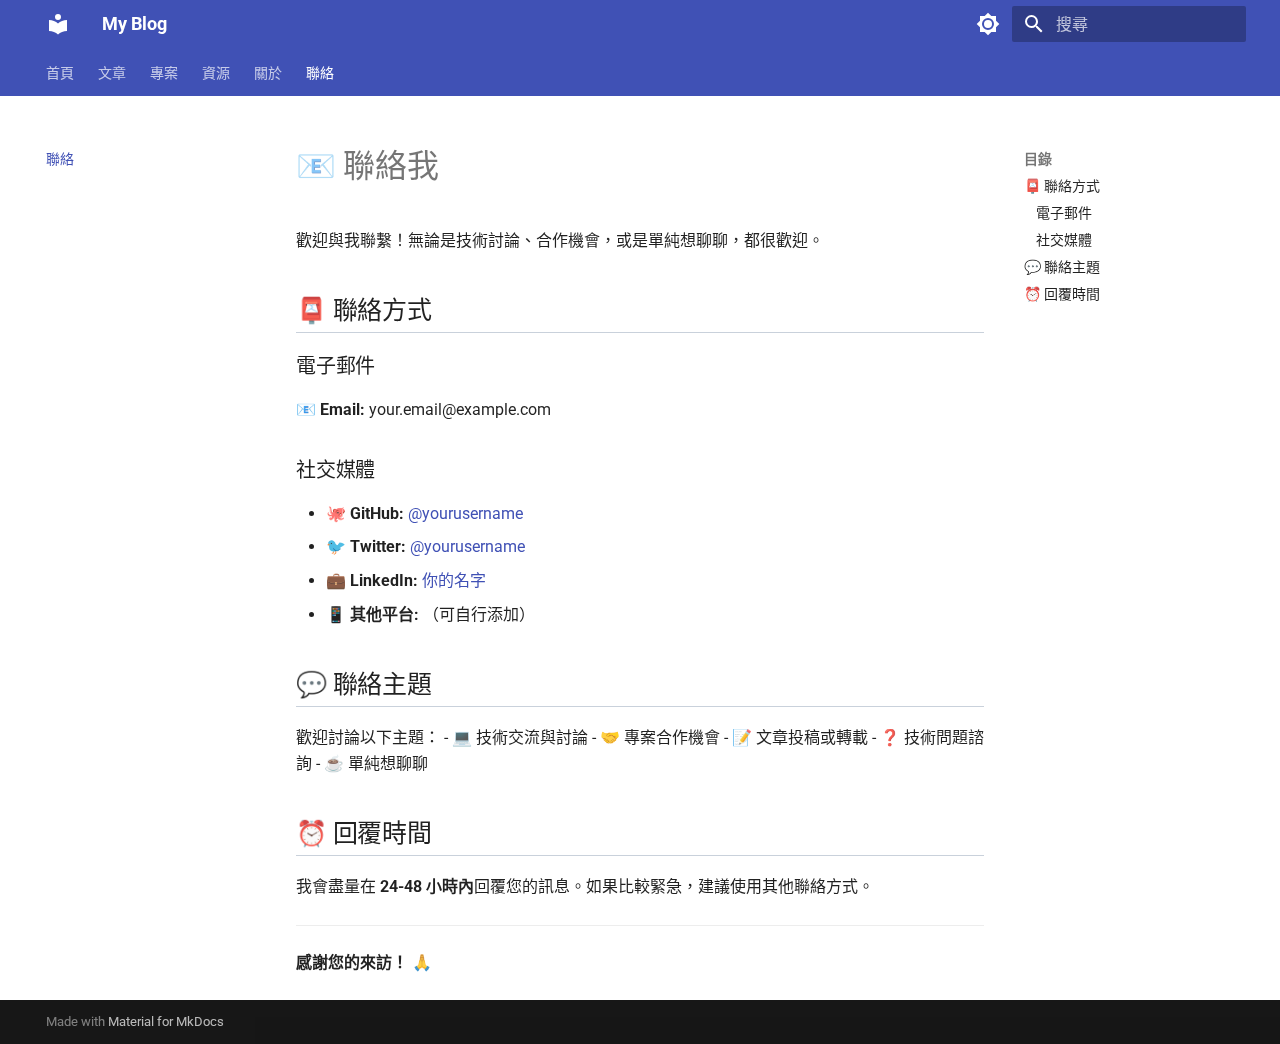
<file: contact/index.html>
<!doctype html>
<html lang="zh-TW" class="no-js">
  <head>
    
      <meta charset="utf-8">
      <meta name="viewport" content="width=device-width,initial-scale=1">
      
        <meta name="description" content="個人部落格 - 分享技術、生活與思考">
      
      
        <meta name="author" content="Your Name">
      
      
        <link rel="canonical" href="https://yourusername.github.io/blog/contact/">
      
      
        <link rel="prev" href="../about/">
      
      
      
        
      
      
      <link rel="icon" href="../assets/images/favicon.png">
      <meta name="generator" content="mkdocs-1.6.1, mkdocs-material-9.7.2">
    
    
      
        <title>聯絡 - My Blog</title>
      
    
    
      <link rel="stylesheet" href="../assets/stylesheets/main.484c7ddc.min.css">
      
        
        <link rel="stylesheet" href="../assets/stylesheets/palette.ab4e12ef.min.css">
      
      


    
    
      
    
    
      
        
        
        <link rel="preconnect" href="https://fonts.gstatic.com" crossorigin>
        <link rel="stylesheet" href="https://fonts.googleapis.com/css?family=Roboto:300,300i,400,400i,700,700i%7CRoboto+Mono:400,400i,700,700i&display=fallback">
        <style>:root{--md-text-font:"Roboto";--md-code-font:"Roboto Mono"}</style>
      
    
    
      <link rel="stylesheet" href="../assets/css/custom.css">
    
    <script>__md_scope=new URL("..",location),__md_hash=e=>[...e].reduce(((e,_)=>(e<<5)-e+_.charCodeAt(0)),0),__md_get=(e,_=localStorage,t=__md_scope)=>JSON.parse(_.getItem(t.pathname+"."+e)),__md_set=(e,_,t=localStorage,a=__md_scope)=>{try{t.setItem(a.pathname+"."+e,JSON.stringify(_))}catch(e){}}</script>
    
      

    
    
  </head>
  
  
    
    
      
    
    
    
    
    <body dir="ltr" data-md-color-scheme="default" data-md-color-primary="indigo" data-md-color-accent="indigo">
  
    
    <input class="md-toggle" data-md-toggle="drawer" type="checkbox" id="__drawer" autocomplete="off">
    <input class="md-toggle" data-md-toggle="search" type="checkbox" id="__search" autocomplete="off">
    <label class="md-overlay" for="__drawer"></label>
    <div data-md-component="skip">
      
        
        <a href="#_1" class="md-skip">
          跳轉到
        </a>
      
    </div>
    <div data-md-component="announce">
      
    </div>
    
    
      

<header class="md-header" data-md-component="header">
  <nav class="md-header__inner md-grid" aria-label="頁首">
    <a href=".." title="My Blog" class="md-header__button md-logo" aria-label="My Blog" data-md-component="logo">
      
  
  <svg xmlns="http://www.w3.org/2000/svg" viewBox="0 0 24 24"><path d="M12 8a3 3 0 0 0 3-3 3 3 0 0 0-3-3 3 3 0 0 0-3 3 3 3 0 0 0 3 3m0 3.54C9.64 9.35 6.5 8 3 8v11c3.5 0 6.64 1.35 9 3.54 2.36-2.19 5.5-3.54 9-3.54V8c-3.5 0-6.64 1.35-9 3.54"/></svg>

    </a>
    <label class="md-header__button md-icon" for="__drawer">
      
      <svg xmlns="http://www.w3.org/2000/svg" viewBox="0 0 24 24"><path d="M3 6h18v2H3zm0 5h18v2H3zm0 5h18v2H3z"/></svg>
    </label>
    <div class="md-header__title" data-md-component="header-title">
      <div class="md-header__ellipsis">
        <div class="md-header__topic">
          <span class="md-ellipsis">
            My Blog
          </span>
        </div>
        <div class="md-header__topic" data-md-component="header-topic">
          <span class="md-ellipsis">
            
              聯絡
            
          </span>
        </div>
      </div>
    </div>
    
      
        <form class="md-header__option" data-md-component="palette">
  
    
    
    
    <input class="md-option" data-md-color-media="" data-md-color-scheme="default" data-md-color-primary="indigo" data-md-color-accent="indigo"  aria-label="切換到深色模式"  type="radio" name="__palette" id="__palette_0">
    
      <label class="md-header__button md-icon" title="切換到深色模式" for="__palette_1" hidden>
        <svg xmlns="http://www.w3.org/2000/svg" viewBox="0 0 24 24"><path d="M12 8a4 4 0 0 0-4 4 4 4 0 0 0 4 4 4 4 0 0 0 4-4 4 4 0 0 0-4-4m0 10a6 6 0 0 1-6-6 6 6 0 0 1 6-6 6 6 0 0 1 6 6 6 6 0 0 1-6 6m8-9.31V4h-4.69L12 .69 8.69 4H4v4.69L.69 12 4 15.31V20h4.69L12 23.31 15.31 20H20v-4.69L23.31 12z"/></svg>
      </label>
    
  
    
    
    
    <input class="md-option" data-md-color-media="" data-md-color-scheme="slate" data-md-color-primary="indigo" data-md-color-accent="indigo"  aria-label="切換到淺色模式"  type="radio" name="__palette" id="__palette_1">
    
      <label class="md-header__button md-icon" title="切換到淺色模式" for="__palette_0" hidden>
        <svg xmlns="http://www.w3.org/2000/svg" viewBox="0 0 24 24"><path d="M12 18c-.89 0-1.74-.2-2.5-.55C11.56 16.5 13 14.42 13 12s-1.44-4.5-3.5-5.45C10.26 6.2 11.11 6 12 6a6 6 0 0 1 6 6 6 6 0 0 1-6 6m8-9.31V4h-4.69L12 .69 8.69 4H4v4.69L.69 12 4 15.31V20h4.69L12 23.31 15.31 20H20v-4.69L23.31 12z"/></svg>
      </label>
    
  
</form>
      
    
    
      <script>var palette=__md_get("__palette");if(palette&&palette.color){if("(prefers-color-scheme)"===palette.color.media){var media=matchMedia("(prefers-color-scheme: light)"),input=document.querySelector(media.matches?"[data-md-color-media='(prefers-color-scheme: light)']":"[data-md-color-media='(prefers-color-scheme: dark)']");palette.color.media=input.getAttribute("data-md-color-media"),palette.color.scheme=input.getAttribute("data-md-color-scheme"),palette.color.primary=input.getAttribute("data-md-color-primary"),palette.color.accent=input.getAttribute("data-md-color-accent")}for(var[key,value]of Object.entries(palette.color))document.body.setAttribute("data-md-color-"+key,value)}</script>
    
    
    
      
      
        <label class="md-header__button md-icon" for="__search">
          
          <svg xmlns="http://www.w3.org/2000/svg" viewBox="0 0 24 24"><path d="M9.5 3A6.5 6.5 0 0 1 16 9.5c0 1.61-.59 3.09-1.56 4.23l.27.27h.79l5 5-1.5 1.5-5-5v-.79l-.27-.27A6.52 6.52 0 0 1 9.5 16 6.5 6.5 0 0 1 3 9.5 6.5 6.5 0 0 1 9.5 3m0 2C7 5 5 7 5 9.5S7 14 9.5 14 14 12 14 9.5 12 5 9.5 5"/></svg>
        </label>
        <div class="md-search" data-md-component="search" role="dialog">
  <label class="md-search__overlay" for="__search"></label>
  <div class="md-search__inner" role="search">
    <form class="md-search__form" name="search">
      <input type="text" class="md-search__input" name="query" aria-label="搜尋" placeholder="搜尋" autocapitalize="off" autocorrect="off" autocomplete="off" spellcheck="false" data-md-component="search-query" required>
      <label class="md-search__icon md-icon" for="__search">
        
        <svg xmlns="http://www.w3.org/2000/svg" viewBox="0 0 24 24"><path d="M9.5 3A6.5 6.5 0 0 1 16 9.5c0 1.61-.59 3.09-1.56 4.23l.27.27h.79l5 5-1.5 1.5-5-5v-.79l-.27-.27A6.52 6.52 0 0 1 9.5 16 6.5 6.5 0 0 1 3 9.5 6.5 6.5 0 0 1 9.5 3m0 2C7 5 5 7 5 9.5S7 14 9.5 14 14 12 14 9.5 12 5 9.5 5"/></svg>
        
        <svg xmlns="http://www.w3.org/2000/svg" viewBox="0 0 24 24"><path d="M20 11v2H8l5.5 5.5-1.42 1.42L4.16 12l7.92-7.92L13.5 5.5 8 11z"/></svg>
      </label>
      <nav class="md-search__options" aria-label="搜尋">
        
        <button type="reset" class="md-search__icon md-icon" title="清除" aria-label="清除" tabindex="-1">
          
          <svg xmlns="http://www.w3.org/2000/svg" viewBox="0 0 24 24"><path d="M19 6.41 17.59 5 12 10.59 6.41 5 5 6.41 10.59 12 5 17.59 6.41 19 12 13.41 17.59 19 19 17.59 13.41 12z"/></svg>
        </button>
      </nav>
      
        <div class="md-search__suggest" data-md-component="search-suggest"></div>
      
    </form>
    <div class="md-search__output">
      <div class="md-search__scrollwrap" tabindex="0" data-md-scrollfix>
        <div class="md-search-result" data-md-component="search-result">
          <div class="md-search-result__meta">
            正在初始化搜尋引擎
          </div>
          <ol class="md-search-result__list" role="presentation"></ol>
        </div>
      </div>
    </div>
  </div>
</div>
      
    
    
  </nav>
  
</header>
    
    <div class="md-container" data-md-component="container">
      
      
        
          
            
<nav class="md-tabs" aria-label="標籤" data-md-component="tabs">
  <div class="md-grid">
    <ul class="md-tabs__list">
      
        
  
  
  
  
    <li class="md-tabs__item">
      <a href=".." class="md-tabs__link">
        
  
  
    
  
  首頁

      </a>
    </li>
  

      
        
  
  
  
  
    
    
      <li class="md-tabs__item">
        <a href="../posts/" class="md-tabs__link">
          
  
  
  文章

        </a>
      </li>
    
  

      
        
  
  
  
  
    <li class="md-tabs__item">
      <a href="../projects/" class="md-tabs__link">
        
  
  
    
  
  專案

      </a>
    </li>
  

      
        
  
  
  
  
    <li class="md-tabs__item">
      <a href="../resources/" class="md-tabs__link">
        
  
  
    
  
  資源

      </a>
    </li>
  

      
        
  
  
  
  
    <li class="md-tabs__item">
      <a href="../about/" class="md-tabs__link">
        
  
  
    
  
  關於

      </a>
    </li>
  

      
        
  
  
  
    
  
  
    <li class="md-tabs__item md-tabs__item--active">
      <a href="./" class="md-tabs__link">
        
  
  
    
  
  聯絡

      </a>
    </li>
  

      
    </ul>
  </div>
</nav>
          
        
      
      <main class="md-main" data-md-component="main">
        <div class="md-main__inner md-grid">
          
            
              
              <div class="md-sidebar md-sidebar--primary" data-md-component="sidebar" data-md-type="navigation" >
                <div class="md-sidebar__scrollwrap">
                  <div class="md-sidebar__inner">
                    


  


<nav class="md-nav md-nav--primary md-nav--lifted" aria-label="導覽列" data-md-level="0">
  <label class="md-nav__title" for="__drawer">
    <a href=".." title="My Blog" class="md-nav__button md-logo" aria-label="My Blog" data-md-component="logo">
      
  
  <svg xmlns="http://www.w3.org/2000/svg" viewBox="0 0 24 24"><path d="M12 8a3 3 0 0 0 3-3 3 3 0 0 0-3-3 3 3 0 0 0-3 3 3 3 0 0 0 3 3m0 3.54C9.64 9.35 6.5 8 3 8v11c3.5 0 6.64 1.35 9 3.54 2.36-2.19 5.5-3.54 9-3.54V8c-3.5 0-6.64 1.35-9 3.54"/></svg>

    </a>
    My Blog
  </label>
  
  <ul class="md-nav__list" data-md-scrollfix>
    
      
      
  
  
  
  
    <li class="md-nav__item">
      <a href=".." class="md-nav__link">
        
  
  
  <span class="md-ellipsis">
    
  
    首頁
  

    
  </span>
  
  

      </a>
    </li>
  

    
      
      
  
  
  
  
    
    
    
    
      
      
        
      
    
    
    <li class="md-nav__item md-nav__item--nested">
      
        
        
          
        
        <input class="md-nav__toggle md-toggle md-toggle--indeterminate" type="checkbox" id="__nav_2" >
        
          
          <label class="md-nav__link" for="__nav_2" id="__nav_2_label" tabindex="0">
            
  
  
  <span class="md-ellipsis">
    
  
    文章
  

    
  </span>
  
  

            <span class="md-nav__icon md-icon"></span>
          </label>
        
        <nav class="md-nav" data-md-level="1" aria-labelledby="__nav_2_label" aria-expanded="false">
          <label class="md-nav__title" for="__nav_2">
            <span class="md-nav__icon md-icon"></span>
            
  
    文章
  

          </label>
          <ul class="md-nav__list" data-md-scrollfix>
            
              
                
  
  
  
  
    <li class="md-nav__item">
      <a href="../posts/" class="md-nav__link">
        
  
  
  <span class="md-ellipsis">
    
  
    文章列表
  

    
  </span>
  
  

      </a>
    </li>
  

              
            
              
                
  
  
  
  
    <li class="md-nav__item">
      <a href="../posts/mkdocs-intro/" class="md-nav__link">
        
  
  
  <span class="md-ellipsis">
    
  
    MkDocs 入門：用簡單方式打造文件與部落格
  

    
  </span>
  
  

      </a>
    </li>
  

              
            
              
                
  
  
  
  
    <li class="md-nav__item">
      <a href="../posts/mkdocs-advanced/" class="md-nav__link">
        
  
  
  <span class="md-ellipsis">
    
  
    MkDocs 進階技巧：打造專業級文件網站
  

    
  </span>
  
  

      </a>
    </li>
  

              
            
              
                
  
  
  
  
    <li class="md-nav__item">
      <a href="../posts/example-post/" class="md-nav__link">
        
  
  
  <span class="md-ellipsis">
    
  
    範例文章
  

    
  </span>
  
  

      </a>
    </li>
  

              
            
              
                
  
  
  
  
    <li class="md-nav__item">
      <a href="../categories/" class="md-nav__link">
        
  
  
  <span class="md-ellipsis">
    
  
    分類
  

    
  </span>
  
  

      </a>
    </li>
  

              
            
              
                
  
  
  
  
    <li class="md-nav__item">
      <a href="../tags/" class="md-nav__link">
        
  
  
  <span class="md-ellipsis">
    
  
    標籤
  

    
  </span>
  
  

      </a>
    </li>
  

              
            
              
                
  
  
  
  
    <li class="md-nav__item">
      <a href="../archive/" class="md-nav__link">
        
  
  
  <span class="md-ellipsis">
    
  
    歸檔
  

    
  </span>
  
  

      </a>
    </li>
  

              
            
          </ul>
        </nav>
      
    </li>
  

    
      
      
  
  
  
  
    <li class="md-nav__item">
      <a href="../projects/" class="md-nav__link">
        
  
  
  <span class="md-ellipsis">
    
  
    專案
  

    
  </span>
  
  

      </a>
    </li>
  

    
      
      
  
  
  
  
    <li class="md-nav__item">
      <a href="../resources/" class="md-nav__link">
        
  
  
  <span class="md-ellipsis">
    
  
    資源
  

    
  </span>
  
  

      </a>
    </li>
  

    
      
      
  
  
  
  
    <li class="md-nav__item">
      <a href="../about/" class="md-nav__link">
        
  
  
  <span class="md-ellipsis">
    
  
    關於
  

    
  </span>
  
  

      </a>
    </li>
  

    
      
      
  
  
    
  
  
  
    <li class="md-nav__item md-nav__item--active">
      
      <input class="md-nav__toggle md-toggle" type="checkbox" id="__toc">
      
      
        
      
      
        <label class="md-nav__link md-nav__link--active" for="__toc">
          
  
  
  <span class="md-ellipsis">
    
  
    聯絡
  

    
  </span>
  
  

          <span class="md-nav__icon md-icon"></span>
        </label>
      
      <a href="./" class="md-nav__link md-nav__link--active">
        
  
  
  <span class="md-ellipsis">
    
  
    聯絡
  

    
  </span>
  
  

      </a>
      
        

<nav class="md-nav md-nav--secondary" aria-label="目錄">
  
  
  
    
  
  
    <label class="md-nav__title" for="__toc">
      <span class="md-nav__icon md-icon"></span>
      目錄
    </label>
    <ul class="md-nav__list" data-md-component="toc" data-md-scrollfix>
      
        <li class="md-nav__item">
  <a href="#_2" class="md-nav__link">
    <span class="md-ellipsis">
      
        📮 聯絡方式
      
    </span>
  </a>
  
    <nav class="md-nav" aria-label="📮 聯絡方式">
      <ul class="md-nav__list">
        
          <li class="md-nav__item">
  <a href="#_3" class="md-nav__link">
    <span class="md-ellipsis">
      
        電子郵件
      
    </span>
  </a>
  
</li>
        
          <li class="md-nav__item">
  <a href="#_4" class="md-nav__link">
    <span class="md-ellipsis">
      
        社交媒體
      
    </span>
  </a>
  
</li>
        
      </ul>
    </nav>
  
</li>
      
        <li class="md-nav__item">
  <a href="#_5" class="md-nav__link">
    <span class="md-ellipsis">
      
        💬 聯絡主題
      
    </span>
  </a>
  
</li>
      
        <li class="md-nav__item">
  <a href="#_6" class="md-nav__link">
    <span class="md-ellipsis">
      
        ⏰ 回覆時間
      
    </span>
  </a>
  
</li>
      
    </ul>
  
</nav>
      
    </li>
  

    
  </ul>
</nav>
                  </div>
                </div>
              </div>
            
            
              
              <div class="md-sidebar md-sidebar--secondary" data-md-component="sidebar" data-md-type="toc" >
                <div class="md-sidebar__scrollwrap">
                  <div class="md-sidebar__inner">
                    

<nav class="md-nav md-nav--secondary" aria-label="目錄">
  
  
  
    
  
  
    <label class="md-nav__title" for="__toc">
      <span class="md-nav__icon md-icon"></span>
      目錄
    </label>
    <ul class="md-nav__list" data-md-component="toc" data-md-scrollfix>
      
        <li class="md-nav__item">
  <a href="#_2" class="md-nav__link">
    <span class="md-ellipsis">
      
        📮 聯絡方式
      
    </span>
  </a>
  
    <nav class="md-nav" aria-label="📮 聯絡方式">
      <ul class="md-nav__list">
        
          <li class="md-nav__item">
  <a href="#_3" class="md-nav__link">
    <span class="md-ellipsis">
      
        電子郵件
      
    </span>
  </a>
  
</li>
        
          <li class="md-nav__item">
  <a href="#_4" class="md-nav__link">
    <span class="md-ellipsis">
      
        社交媒體
      
    </span>
  </a>
  
</li>
        
      </ul>
    </nav>
  
</li>
      
        <li class="md-nav__item">
  <a href="#_5" class="md-nav__link">
    <span class="md-ellipsis">
      
        💬 聯絡主題
      
    </span>
  </a>
  
</li>
      
        <li class="md-nav__item">
  <a href="#_6" class="md-nav__link">
    <span class="md-ellipsis">
      
        ⏰ 回覆時間
      
    </span>
  </a>
  
</li>
      
    </ul>
  
</nav>
                  </div>
                </div>
              </div>
            
          
          
            <div class="md-content" data-md-component="content">
              
              <article class="md-content__inner md-typeset">
                
                  



<h1 id="_1">📧 聯絡我<a class="headerlink" href="#_1" title="Permanent link">&para;</a></h1>
<p>歡迎與我聯繫！無論是技術討論、合作機會，或是單純想聊聊，都很歡迎。</p>
<h2 id="_2">📮 聯絡方式<a class="headerlink" href="#_2" title="Permanent link">&para;</a></h2>
<h3 id="_3">電子郵件<a class="headerlink" href="#_3" title="Permanent link">&para;</a></h3>
<p>📧 <strong>Email:</strong> your.email@example.com</p>
<h3 id="_4">社交媒體<a class="headerlink" href="#_4" title="Permanent link">&para;</a></h3>
<ul>
<li>🐙 <strong>GitHub:</strong> <a href="https://github.com/yourusername">@yourusername</a></li>
<li>🐦 <strong>Twitter:</strong> <a href="https://twitter.com/yourusername">@yourusername</a></li>
<li>💼 <strong>LinkedIn:</strong> <a href="https://linkedin.com/in/yourusername">你的名字</a></li>
<li>📱 <strong>其他平台:</strong> （可自行添加）</li>
</ul>
<h2 id="_5">💬 聯絡主題<a class="headerlink" href="#_5" title="Permanent link">&para;</a></h2>
<p>歡迎討論以下主題：
- 💻 技術交流與討論
- 🤝 專案合作機會
- 📝 文章投稿或轉載
- ❓ 技術問題諮詢
- ☕ 單純想聊聊</p>
<h2 id="_6">⏰ 回覆時間<a class="headerlink" href="#_6" title="Permanent link">&para;</a></h2>
<p>我會盡量在 <strong>24-48 小時內</strong>回覆您的訊息。如果比較緊急，建議使用其他聯絡方式。</p>
<hr />
<p><strong>感謝您的來訪！</strong> 🙏</p>












                
              </article>
            </div>
          
          
<script>var target=document.getElementById(location.hash.slice(1));target&&target.name&&(target.checked=target.name.startsWith("__tabbed_"))</script>
        </div>
        
          <button type="button" class="md-top md-icon" data-md-component="top" hidden>
  
  <svg xmlns="http://www.w3.org/2000/svg" viewBox="0 0 24 24"><path d="M13 20h-2V8l-5.5 5.5-1.42-1.42L12 4.16l7.92 7.92-1.42 1.42L13 8z"/></svg>
  回到頂端
</button>
        
      </main>
      
        <footer class="md-footer">
  
  <div class="md-footer-meta md-typeset">
    <div class="md-footer-meta__inner md-grid">
      <div class="md-copyright">
  
  
    Made with
    <a href="https://squidfunk.github.io/mkdocs-material/" target="_blank" rel="noopener">
      Material for MkDocs
    </a>
  
</div>
      
    </div>
  </div>
</footer>
      
    </div>
    <div class="md-dialog" data-md-component="dialog">
      <div class="md-dialog__inner md-typeset"></div>
    </div>
    
    
    
      
      
      <script id="__config" type="application/json">{"annotate": null, "base": "..", "features": ["navigation.tabs", "navigation.sections", "navigation.expand", "navigation.top", "search.suggest", "search.highlight", "content.code.annotate", "content.code.copy"], "search": "../assets/javascripts/workers/search.2c215733.min.js", "tags": null, "translations": {"clipboard.copied": "\u5df2\u8907\u88fd", "clipboard.copy": "\u8907\u88fd", "search.result.more.one": "\u6b64\u9801\u5c1a\u6709 1 \u500b\u7b26\u5408\u7684\u9805\u76ee", "search.result.more.other": "\u6b64\u9801\u5c1a\u6709 # \u500b\u7b26\u5408\u7684\u9805\u76ee", "search.result.none": "\u6c92\u6709\u7b26\u5408\u7684\u9805\u76ee", "search.result.one": "\u627e\u5230 1 \u500b\u7b26\u5408\u7684\u9805\u76ee", "search.result.other": "\u627e\u5230 # \u500b\u7b26\u5408\u7684\u9805\u76ee", "search.result.placeholder": "\u6253\u5b57\u9032\u884c\u641c\u5c0b", "search.result.term.missing": "\u7f3a\u5c11\u5b57\u8a5e", "select.version": "\u9078\u64c7\u7248\u672c"}, "version": null}</script>
    
    
      <script src="../assets/javascripts/bundle.79ae519e.min.js"></script>
      
    
  </body>
</html>
</file>
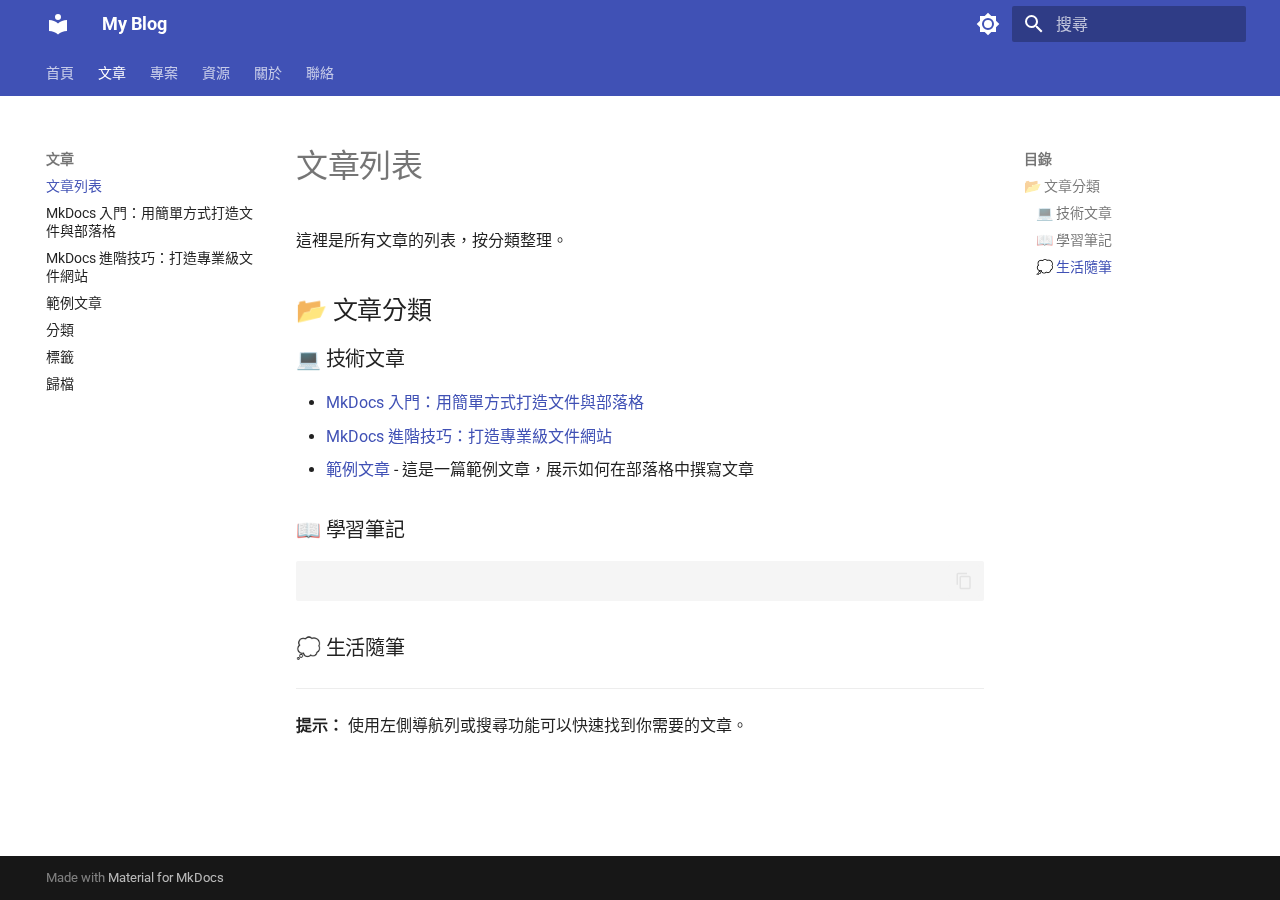
<file: posts/index.html>
<!doctype html>
<html lang="zh-TW" class="no-js">
  <head>
    
      <meta charset="utf-8">
      <meta name="viewport" content="width=device-width,initial-scale=1">
      
        <meta name="description" content="個人部落格 - 分享技術、生活與思考">
      
      
        <meta name="author" content="Your Name">
      
      
        <link rel="canonical" href="https://yourusername.github.io/blog/posts/">
      
      
        <link rel="prev" href="..">
      
      
        <link rel="next" href="mkdocs-intro/">
      
      
        
      
      
      <link rel="icon" href="../assets/images/favicon.png">
      <meta name="generator" content="mkdocs-1.6.1, mkdocs-material-9.7.2">
    
    
      
        <title>文章列表 - My Blog</title>
      
    
    
      <link rel="stylesheet" href="../assets/stylesheets/main.484c7ddc.min.css">
      
        
        <link rel="stylesheet" href="../assets/stylesheets/palette.ab4e12ef.min.css">
      
      


    
    
      
    
    
      
        
        
        <link rel="preconnect" href="https://fonts.gstatic.com" crossorigin>
        <link rel="stylesheet" href="https://fonts.googleapis.com/css?family=Roboto:300,300i,400,400i,700,700i%7CRoboto+Mono:400,400i,700,700i&display=fallback">
        <style>:root{--md-text-font:"Roboto";--md-code-font:"Roboto Mono"}</style>
      
    
    
    <script>__md_scope=new URL("..",location),__md_hash=e=>[...e].reduce(((e,_)=>(e<<5)-e+_.charCodeAt(0)),0),__md_get=(e,_=localStorage,t=__md_scope)=>JSON.parse(_.getItem(t.pathname+"."+e)),__md_set=(e,_,t=localStorage,a=__md_scope)=>{try{t.setItem(a.pathname+"."+e,JSON.stringify(_))}catch(e){}}</script>
    
      

    
    
  </head>
  
  
    
    
      
    
    
    
    
    <body dir="ltr" data-md-color-scheme="default" data-md-color-primary="indigo" data-md-color-accent="indigo">
  
    
    <input class="md-toggle" data-md-toggle="drawer" type="checkbox" id="__drawer" autocomplete="off">
    <input class="md-toggle" data-md-toggle="search" type="checkbox" id="__search" autocomplete="off">
    <label class="md-overlay" for="__drawer"></label>
    <div data-md-component="skip">
      
        
        <a href="#_1" class="md-skip">
          跳轉到
        </a>
      
    </div>
    <div data-md-component="announce">
      
    </div>
    
    
      

<header class="md-header" data-md-component="header">
  <nav class="md-header__inner md-grid" aria-label="頁首">
    <a href=".." title="My Blog" class="md-header__button md-logo" aria-label="My Blog" data-md-component="logo">
      
  
  <svg xmlns="http://www.w3.org/2000/svg" viewBox="0 0 24 24"><path d="M12 8a3 3 0 0 0 3-3 3 3 0 0 0-3-3 3 3 0 0 0-3 3 3 3 0 0 0 3 3m0 3.54C9.64 9.35 6.5 8 3 8v11c3.5 0 6.64 1.35 9 3.54 2.36-2.19 5.5-3.54 9-3.54V8c-3.5 0-6.64 1.35-9 3.54"/></svg>

    </a>
    <label class="md-header__button md-icon" for="__drawer">
      
      <svg xmlns="http://www.w3.org/2000/svg" viewBox="0 0 24 24"><path d="M3 6h18v2H3zm0 5h18v2H3zm0 5h18v2H3z"/></svg>
    </label>
    <div class="md-header__title" data-md-component="header-title">
      <div class="md-header__ellipsis">
        <div class="md-header__topic">
          <span class="md-ellipsis">
            My Blog
          </span>
        </div>
        <div class="md-header__topic" data-md-component="header-topic">
          <span class="md-ellipsis">
            
              文章列表
            
          </span>
        </div>
      </div>
    </div>
    
      
        <form class="md-header__option" data-md-component="palette">
  
    
    
    
    <input class="md-option" data-md-color-media="" data-md-color-scheme="default" data-md-color-primary="indigo" data-md-color-accent="indigo"  aria-label="切換到深色模式"  type="radio" name="__palette" id="__palette_0">
    
      <label class="md-header__button md-icon" title="切換到深色模式" for="__palette_1" hidden>
        <svg xmlns="http://www.w3.org/2000/svg" viewBox="0 0 24 24"><path d="M12 8a4 4 0 0 0-4 4 4 4 0 0 0 4 4 4 4 0 0 0 4-4 4 4 0 0 0-4-4m0 10a6 6 0 0 1-6-6 6 6 0 0 1 6-6 6 6 0 0 1 6 6 6 6 0 0 1-6 6m8-9.31V4h-4.69L12 .69 8.69 4H4v4.69L.69 12 4 15.31V20h4.69L12 23.31 15.31 20H20v-4.69L23.31 12z"/></svg>
      </label>
    
  
    
    
    
    <input class="md-option" data-md-color-media="" data-md-color-scheme="slate" data-md-color-primary="indigo" data-md-color-accent="indigo"  aria-label="切換到淺色模式"  type="radio" name="__palette" id="__palette_1">
    
      <label class="md-header__button md-icon" title="切換到淺色模式" for="__palette_0" hidden>
        <svg xmlns="http://www.w3.org/2000/svg" viewBox="0 0 24 24"><path d="M12 18c-.89 0-1.74-.2-2.5-.55C11.56 16.5 13 14.42 13 12s-1.44-4.5-3.5-5.45C10.26 6.2 11.11 6 12 6a6 6 0 0 1 6 6 6 6 0 0 1-6 6m8-9.31V4h-4.69L12 .69 8.69 4H4v4.69L.69 12 4 15.31V20h4.69L12 23.31 15.31 20H20v-4.69L23.31 12z"/></svg>
      </label>
    
  
</form>
      
    
    
      <script>var palette=__md_get("__palette");if(palette&&palette.color){if("(prefers-color-scheme)"===palette.color.media){var media=matchMedia("(prefers-color-scheme: light)"),input=document.querySelector(media.matches?"[data-md-color-media='(prefers-color-scheme: light)']":"[data-md-color-media='(prefers-color-scheme: dark)']");palette.color.media=input.getAttribute("data-md-color-media"),palette.color.scheme=input.getAttribute("data-md-color-scheme"),palette.color.primary=input.getAttribute("data-md-color-primary"),palette.color.accent=input.getAttribute("data-md-color-accent")}for(var[key,value]of Object.entries(palette.color))document.body.setAttribute("data-md-color-"+key,value)}</script>
    
    
    
      
      
        <label class="md-header__button md-icon" for="__search">
          
          <svg xmlns="http://www.w3.org/2000/svg" viewBox="0 0 24 24"><path d="M9.5 3A6.5 6.5 0 0 1 16 9.5c0 1.61-.59 3.09-1.56 4.23l.27.27h.79l5 5-1.5 1.5-5-5v-.79l-.27-.27A6.52 6.52 0 0 1 9.5 16 6.5 6.5 0 0 1 3 9.5 6.5 6.5 0 0 1 9.5 3m0 2C7 5 5 7 5 9.5S7 14 9.5 14 14 12 14 9.5 12 5 9.5 5"/></svg>
        </label>
        <div class="md-search" data-md-component="search" role="dialog">
  <label class="md-search__overlay" for="__search"></label>
  <div class="md-search__inner" role="search">
    <form class="md-search__form" name="search">
      <input type="text" class="md-search__input" name="query" aria-label="搜尋" placeholder="搜尋" autocapitalize="off" autocorrect="off" autocomplete="off" spellcheck="false" data-md-component="search-query" required>
      <label class="md-search__icon md-icon" for="__search">
        
        <svg xmlns="http://www.w3.org/2000/svg" viewBox="0 0 24 24"><path d="M9.5 3A6.5 6.5 0 0 1 16 9.5c0 1.61-.59 3.09-1.56 4.23l.27.27h.79l5 5-1.5 1.5-5-5v-.79l-.27-.27A6.52 6.52 0 0 1 9.5 16 6.5 6.5 0 0 1 3 9.5 6.5 6.5 0 0 1 9.5 3m0 2C7 5 5 7 5 9.5S7 14 9.5 14 14 12 14 9.5 12 5 9.5 5"/></svg>
        
        <svg xmlns="http://www.w3.org/2000/svg" viewBox="0 0 24 24"><path d="M20 11v2H8l5.5 5.5-1.42 1.42L4.16 12l7.92-7.92L13.5 5.5 8 11z"/></svg>
      </label>
      <nav class="md-search__options" aria-label="搜尋">
        
        <button type="reset" class="md-search__icon md-icon" title="清除" aria-label="清除" tabindex="-1">
          
          <svg xmlns="http://www.w3.org/2000/svg" viewBox="0 0 24 24"><path d="M19 6.41 17.59 5 12 10.59 6.41 5 5 6.41 10.59 12 5 17.59 6.41 19 12 13.41 17.59 19 19 17.59 13.41 12z"/></svg>
        </button>
      </nav>
      
        <div class="md-search__suggest" data-md-component="search-suggest"></div>
      
    </form>
    <div class="md-search__output">
      <div class="md-search__scrollwrap" tabindex="0" data-md-scrollfix>
        <div class="md-search-result" data-md-component="search-result">
          <div class="md-search-result__meta">
            正在初始化搜尋引擎
          </div>
          <ol class="md-search-result__list" role="presentation"></ol>
        </div>
      </div>
    </div>
  </div>
</div>
      
    
    
  </nav>
  
</header>
    
    <div class="md-container" data-md-component="container">
      
      
        
          
            
<nav class="md-tabs" aria-label="標籤" data-md-component="tabs">
  <div class="md-grid">
    <ul class="md-tabs__list">
      
        
  
  
  
  
    <li class="md-tabs__item">
      <a href=".." class="md-tabs__link">
        
  
  
    
  
  首頁

      </a>
    </li>
  

      
        
  
  
  
    
  
  
    
    
      <li class="md-tabs__item md-tabs__item--active">
        <a href="./" class="md-tabs__link">
          
  
  
  文章

        </a>
      </li>
    
  

      
        
  
  
  
  
    <li class="md-tabs__item">
      <a href="../projects/" class="md-tabs__link">
        
  
  
    
  
  專案

      </a>
    </li>
  

      
        
  
  
  
  
    <li class="md-tabs__item">
      <a href="../resources/" class="md-tabs__link">
        
  
  
    
  
  資源

      </a>
    </li>
  

      
        
  
  
  
  
    <li class="md-tabs__item">
      <a href="../about/" class="md-tabs__link">
        
  
  
    
  
  關於

      </a>
    </li>
  

      
        
  
  
  
  
    <li class="md-tabs__item">
      <a href="../contact/" class="md-tabs__link">
        
  
  
    
  
  聯絡

      </a>
    </li>
  

      
    </ul>
  </div>
</nav>
          
        
      
      <main class="md-main" data-md-component="main">
        <div class="md-main__inner md-grid">
          
            
              
              <div class="md-sidebar md-sidebar--primary" data-md-component="sidebar" data-md-type="navigation" >
                <div class="md-sidebar__scrollwrap">
                  <div class="md-sidebar__inner">
                    


  


<nav class="md-nav md-nav--primary md-nav--lifted" aria-label="導覽列" data-md-level="0">
  <label class="md-nav__title" for="__drawer">
    <a href=".." title="My Blog" class="md-nav__button md-logo" aria-label="My Blog" data-md-component="logo">
      
  
  <svg xmlns="http://www.w3.org/2000/svg" viewBox="0 0 24 24"><path d="M12 8a3 3 0 0 0 3-3 3 3 0 0 0-3-3 3 3 0 0 0-3 3 3 3 0 0 0 3 3m0 3.54C9.64 9.35 6.5 8 3 8v11c3.5 0 6.64 1.35 9 3.54 2.36-2.19 5.5-3.54 9-3.54V8c-3.5 0-6.64 1.35-9 3.54"/></svg>

    </a>
    My Blog
  </label>
  
  <ul class="md-nav__list" data-md-scrollfix>
    
      
      
  
  
  
  
    <li class="md-nav__item">
      <a href=".." class="md-nav__link">
        
  
  
  <span class="md-ellipsis">
    
  
    首頁
  

    
  </span>
  
  

      </a>
    </li>
  

    
      
      
  
  
    
  
  
  
    
    
    
    
      
        
        
      
      
        
      
    
    
    <li class="md-nav__item md-nav__item--active md-nav__item--section md-nav__item--nested">
      
        
        
        <input class="md-nav__toggle md-toggle " type="checkbox" id="__nav_2" checked>
        
          
          <label class="md-nav__link" for="__nav_2" id="__nav_2_label" tabindex="">
            
  
  
  <span class="md-ellipsis">
    
  
    文章
  

    
  </span>
  
  

            <span class="md-nav__icon md-icon"></span>
          </label>
        
        <nav class="md-nav" data-md-level="1" aria-labelledby="__nav_2_label" aria-expanded="true">
          <label class="md-nav__title" for="__nav_2">
            <span class="md-nav__icon md-icon"></span>
            
  
    文章
  

          </label>
          <ul class="md-nav__list" data-md-scrollfix>
            
              
                
  
  
    
  
  
  
    <li class="md-nav__item md-nav__item--active">
      
      <input class="md-nav__toggle md-toggle" type="checkbox" id="__toc">
      
      
        
      
      
        <label class="md-nav__link md-nav__link--active" for="__toc">
          
  
  
  <span class="md-ellipsis">
    
  
    文章列表
  

    
  </span>
  
  

          <span class="md-nav__icon md-icon"></span>
        </label>
      
      <a href="./" class="md-nav__link md-nav__link--active">
        
  
  
  <span class="md-ellipsis">
    
  
    文章列表
  

    
  </span>
  
  

      </a>
      
        

<nav class="md-nav md-nav--secondary" aria-label="目錄">
  
  
  
    
  
  
    <label class="md-nav__title" for="__toc">
      <span class="md-nav__icon md-icon"></span>
      目錄
    </label>
    <ul class="md-nav__list" data-md-component="toc" data-md-scrollfix>
      
        <li class="md-nav__item">
  <a href="#_2" class="md-nav__link">
    <span class="md-ellipsis">
      
        📂 文章分類
      
    </span>
  </a>
  
    <nav class="md-nav" aria-label="📂 文章分類">
      <ul class="md-nav__list">
        
          <li class="md-nav__item">
  <a href="#_3" class="md-nav__link">
    <span class="md-ellipsis">
      
        💻 技術文章
      
    </span>
  </a>
  
</li>
        
          <li class="md-nav__item">
  <a href="#_4" class="md-nav__link">
    <span class="md-ellipsis">
      
        📖 學習筆記
      
    </span>
  </a>
  
</li>
        
          <li class="md-nav__item">
  <a href="#_5" class="md-nav__link">
    <span class="md-ellipsis">
      
        💭 生活隨筆
      
    </span>
  </a>
  
</li>
        
      </ul>
    </nav>
  
</li>
      
    </ul>
  
</nav>
      
    </li>
  

              
            
              
                
  
  
  
  
    <li class="md-nav__item">
      <a href="mkdocs-intro/" class="md-nav__link">
        
  
  
  <span class="md-ellipsis">
    
  
    MkDocs 入門：用簡單方式打造文件與部落格
  

    
  </span>
  
  

      </a>
    </li>
  

              
            
              
                
  
  
  
  
    <li class="md-nav__item">
      <a href="mkdocs-advanced/" class="md-nav__link">
        
  
  
  <span class="md-ellipsis">
    
  
    MkDocs 進階技巧：打造專業級文件網站
  

    
  </span>
  
  

      </a>
    </li>
  

              
            
              
                
  
  
  
  
    <li class="md-nav__item">
      <a href="example-post/" class="md-nav__link">
        
  
  
  <span class="md-ellipsis">
    
  
    範例文章
  

    
  </span>
  
  

      </a>
    </li>
  

              
            
              
                
  
  
  
  
    <li class="md-nav__item">
      <a href="../categories/" class="md-nav__link">
        
  
  
  <span class="md-ellipsis">
    
  
    分類
  

    
  </span>
  
  

      </a>
    </li>
  

              
            
              
                
  
  
  
  
    <li class="md-nav__item">
      <a href="../tags/" class="md-nav__link">
        
  
  
  <span class="md-ellipsis">
    
  
    標籤
  

    
  </span>
  
  

      </a>
    </li>
  

              
            
              
                
  
  
  
  
    <li class="md-nav__item">
      <a href="../archive/" class="md-nav__link">
        
  
  
  <span class="md-ellipsis">
    
  
    歸檔
  

    
  </span>
  
  

      </a>
    </li>
  

              
            
          </ul>
        </nav>
      
    </li>
  

    
      
      
  
  
  
  
    <li class="md-nav__item">
      <a href="../projects/" class="md-nav__link">
        
  
  
  <span class="md-ellipsis">
    
  
    專案
  

    
  </span>
  
  

      </a>
    </li>
  

    
      
      
  
  
  
  
    <li class="md-nav__item">
      <a href="../resources/" class="md-nav__link">
        
  
  
  <span class="md-ellipsis">
    
  
    資源
  

    
  </span>
  
  

      </a>
    </li>
  

    
      
      
  
  
  
  
    <li class="md-nav__item">
      <a href="../about/" class="md-nav__link">
        
  
  
  <span class="md-ellipsis">
    
  
    關於
  

    
  </span>
  
  

      </a>
    </li>
  

    
      
      
  
  
  
  
    <li class="md-nav__item">
      <a href="../contact/" class="md-nav__link">
        
  
  
  <span class="md-ellipsis">
    
  
    聯絡
  

    
  </span>
  
  

      </a>
    </li>
  

    
  </ul>
</nav>
                  </div>
                </div>
              </div>
            
            
              
              <div class="md-sidebar md-sidebar--secondary" data-md-component="sidebar" data-md-type="toc" >
                <div class="md-sidebar__scrollwrap">
                  <div class="md-sidebar__inner">
                    

<nav class="md-nav md-nav--secondary" aria-label="目錄">
  
  
  
    
  
  
    <label class="md-nav__title" for="__toc">
      <span class="md-nav__icon md-icon"></span>
      目錄
    </label>
    <ul class="md-nav__list" data-md-component="toc" data-md-scrollfix>
      
        <li class="md-nav__item">
  <a href="#_2" class="md-nav__link">
    <span class="md-ellipsis">
      
        📂 文章分類
      
    </span>
  </a>
  
    <nav class="md-nav" aria-label="📂 文章分類">
      <ul class="md-nav__list">
        
          <li class="md-nav__item">
  <a href="#_3" class="md-nav__link">
    <span class="md-ellipsis">
      
        💻 技術文章
      
    </span>
  </a>
  
</li>
        
          <li class="md-nav__item">
  <a href="#_4" class="md-nav__link">
    <span class="md-ellipsis">
      
        📖 學習筆記
      
    </span>
  </a>
  
</li>
        
          <li class="md-nav__item">
  <a href="#_5" class="md-nav__link">
    <span class="md-ellipsis">
      
        💭 生活隨筆
      
    </span>
  </a>
  
</li>
        
      </ul>
    </nav>
  
</li>
      
    </ul>
  
</nav>
                  </div>
                </div>
              </div>
            
          
          
            <div class="md-content" data-md-component="content">
              
              <article class="md-content__inner md-typeset">
                
                  



<h1 id="_1">文章列表<a class="headerlink" href="#_1" title="Permanent link">&para;</a></h1>
<p>這裡是所有文章的列表，按分類整理。</p>
<h2 id="_2">📂 文章分類<a class="headerlink" href="#_2" title="Permanent link">&para;</a></h2>
<h3 id="_3">💻 技術文章<a class="headerlink" href="#_3" title="Permanent link">&para;</a></h3>
<ul>
<li><a href="mkdocs-intro/">MkDocs 入門：用簡單方式打造文件與部落格</a></li>
<li><a href="mkdocs-advanced/">MkDocs 進階技巧：打造專業級文件網站</a></li>
<li><a href="example-post/">範例文章</a> - 這是一篇範例文章，展示如何在部落格中撰寫文章</li>
</ul>
<h3 id="_4">📖 學習筆記<a class="headerlink" href="#_4" title="Permanent link">&para;</a></h3>
<!-- 未來學習筆記會放在這裡 -->
<div class="highlight"><pre><span></span><code>
</code></pre></div>
<h3 id="_5">💭 生活隨筆<a class="headerlink" href="#_5" title="Permanent link">&para;</a></h3>
<!-- 未來生活隨筆會放在這裡 -->

<hr />
<p><strong>提示：</strong> 使用左側導航列或搜尋功能可以快速找到你需要的文章。</p>












                
              </article>
            </div>
          
          
<script>var target=document.getElementById(location.hash.slice(1));target&&target.name&&(target.checked=target.name.startsWith("__tabbed_"))</script>
        </div>
        
          <button type="button" class="md-top md-icon" data-md-component="top" hidden>
  
  <svg xmlns="http://www.w3.org/2000/svg" viewBox="0 0 24 24"><path d="M13 20h-2V8l-5.5 5.5-1.42-1.42L12 4.16l7.92 7.92-1.42 1.42L13 8z"/></svg>
  回到頂端
</button>
        
      </main>
      
        <footer class="md-footer">
  
  <div class="md-footer-meta md-typeset">
    <div class="md-footer-meta__inner md-grid">
      <div class="md-copyright">
  
  
    Made with
    <a href="https://squidfunk.github.io/mkdocs-material/" target="_blank" rel="noopener">
      Material for MkDocs
    </a>
  
</div>
      
    </div>
  </div>
</footer>
      
    </div>
    <div class="md-dialog" data-md-component="dialog">
      <div class="md-dialog__inner md-typeset"></div>
    </div>
    
    
    
      
      
      <script id="__config" type="application/json">{"annotate": null, "base": "..", "features": ["navigation.tabs", "navigation.sections", "navigation.expand", "navigation.top", "search.suggest", "search.highlight", "content.code.annotate", "content.code.copy"], "search": "../assets/javascripts/workers/search.2c215733.min.js", "tags": null, "translations": {"clipboard.copied": "\u5df2\u8907\u88fd", "clipboard.copy": "\u8907\u88fd", "search.result.more.one": "\u6b64\u9801\u5c1a\u6709 1 \u500b\u7b26\u5408\u7684\u9805\u76ee", "search.result.more.other": "\u6b64\u9801\u5c1a\u6709 # \u500b\u7b26\u5408\u7684\u9805\u76ee", "search.result.none": "\u6c92\u6709\u7b26\u5408\u7684\u9805\u76ee", "search.result.one": "\u627e\u5230 1 \u500b\u7b26\u5408\u7684\u9805\u76ee", "search.result.other": "\u627e\u5230 # \u500b\u7b26\u5408\u7684\u9805\u76ee", "search.result.placeholder": "\u6253\u5b57\u9032\u884c\u641c\u5c0b", "search.result.term.missing": "\u7f3a\u5c11\u5b57\u8a5e", "select.version": "\u9078\u64c7\u7248\u672c"}, "version": null}</script>
    
    
      <script src="../assets/javascripts/bundle.79ae519e.min.js"></script>
      
    
  </body>
</html>
</file>
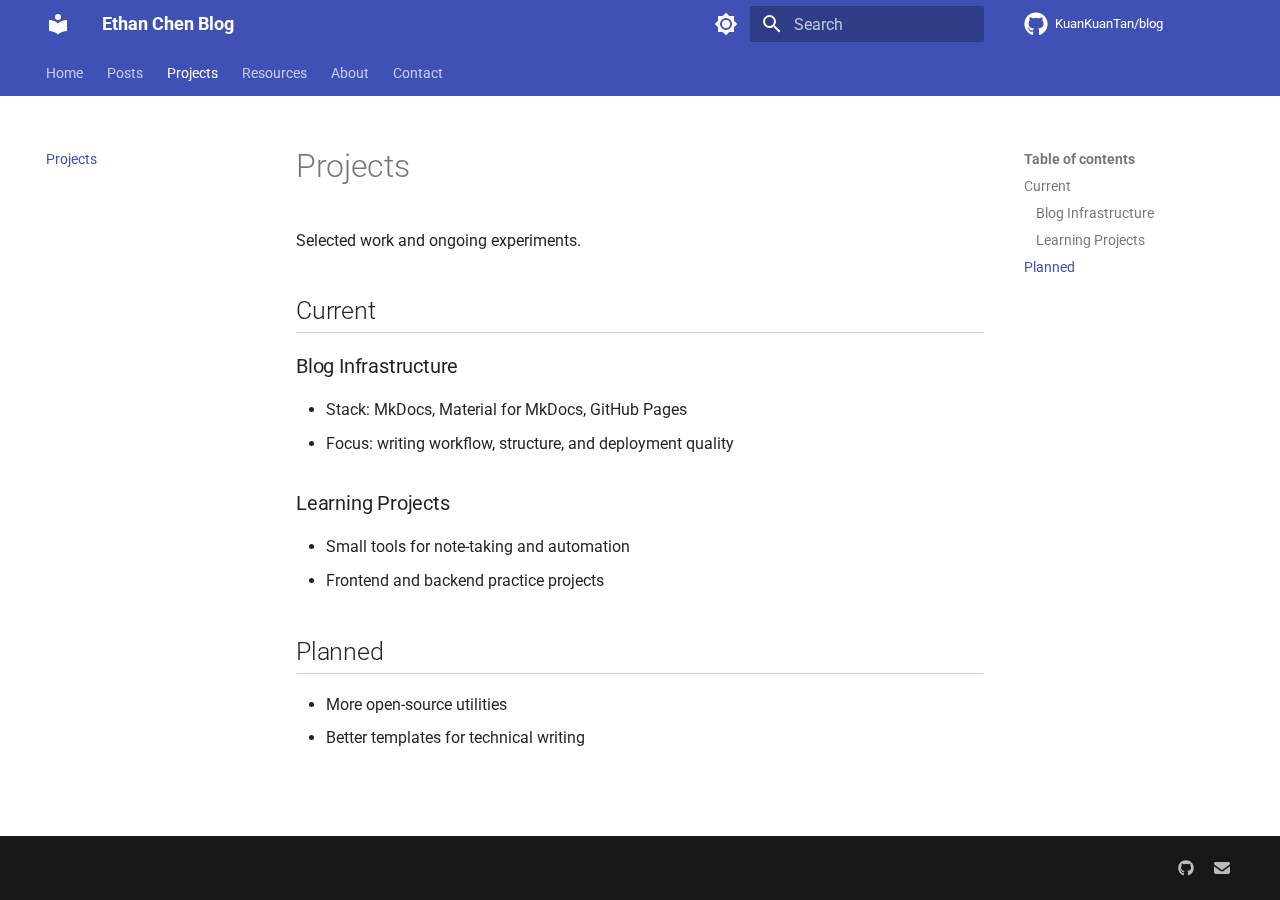
<file: projects/index.html>
<!doctype html>
<html lang="en" class="no-js">
  <head>
    
      <meta charset="utf-8">
      <meta name="viewport" content="width=device-width,initial-scale=1">
      
        <meta name="description" content="Personal blog of Ethan Chen (陳耘寬) about coding, learning, and life.">
      
      
        <meta name="author" content="Ethan Chen (陳耘寬)">
      
      
        <link rel="canonical" href="https://kuankuantan.github.io/blog/projects/">
      
      
        <link rel="prev" href="../archive/">
      
      
        <link rel="next" href="../resources/">
      
      
        
      
      
      <link rel="icon" href="../assets/images/favicon.png">
      <meta name="generator" content="mkdocs-1.6.1, mkdocs-material-9.7.2">
    
    
      
        <title>Projects - Ethan Chen Blog</title>
      
    
    
      <link rel="stylesheet" href="../assets/stylesheets/main.484c7ddc.min.css">
      
        
        <link rel="stylesheet" href="../assets/stylesheets/palette.ab4e12ef.min.css">
      
      


    
    
      
    
    
      
        
        
        <link rel="preconnect" href="https://fonts.gstatic.com" crossorigin>
        <link rel="stylesheet" href="https://fonts.googleapis.com/css?family=Roboto:300,300i,400,400i,700,700i%7CRoboto+Mono:400,400i,700,700i&display=fallback">
        <style>:root{--md-text-font:"Roboto";--md-code-font:"Roboto Mono"}</style>
      
    
    
      <link rel="stylesheet" href="../assets/css/custom.css">
    
    <script>__md_scope=new URL("..",location),__md_hash=e=>[...e].reduce(((e,_)=>(e<<5)-e+_.charCodeAt(0)),0),__md_get=(e,_=localStorage,t=__md_scope)=>JSON.parse(_.getItem(t.pathname+"."+e)),__md_set=(e,_,t=localStorage,a=__md_scope)=>{try{t.setItem(a.pathname+"."+e,JSON.stringify(_))}catch(e){}}</script>
    
      

    
    
  </head>
  
  
    
    
      
    
    
    
    
    <body dir="ltr" data-md-color-scheme="default" data-md-color-primary="indigo" data-md-color-accent="indigo">
  
    
    <input class="md-toggle" data-md-toggle="drawer" type="checkbox" id="__drawer" autocomplete="off">
    <input class="md-toggle" data-md-toggle="search" type="checkbox" id="__search" autocomplete="off">
    <label class="md-overlay" for="__drawer"></label>
    <div data-md-component="skip">
      
        
        <a href="#projects" class="md-skip">
          Skip to content
        </a>
      
    </div>
    <div data-md-component="announce">
      
    </div>
    
    
      

<header class="md-header" data-md-component="header">
  <nav class="md-header__inner md-grid" aria-label="Header">
    <a href=".." title="Ethan Chen Blog" class="md-header__button md-logo" aria-label="Ethan Chen Blog" data-md-component="logo">
      
  
  <svg xmlns="http://www.w3.org/2000/svg" viewBox="0 0 24 24"><path d="M12 8a3 3 0 0 0 3-3 3 3 0 0 0-3-3 3 3 0 0 0-3 3 3 3 0 0 0 3 3m0 3.54C9.64 9.35 6.5 8 3 8v11c3.5 0 6.64 1.35 9 3.54 2.36-2.19 5.5-3.54 9-3.54V8c-3.5 0-6.64 1.35-9 3.54"/></svg>

    </a>
    <label class="md-header__button md-icon" for="__drawer">
      
      <svg xmlns="http://www.w3.org/2000/svg" viewBox="0 0 24 24"><path d="M3 6h18v2H3zm0 5h18v2H3zm0 5h18v2H3z"/></svg>
    </label>
    <div class="md-header__title" data-md-component="header-title">
      <div class="md-header__ellipsis">
        <div class="md-header__topic">
          <span class="md-ellipsis">
            Ethan Chen Blog
          </span>
        </div>
        <div class="md-header__topic" data-md-component="header-topic">
          <span class="md-ellipsis">
            
              Projects
            
          </span>
        </div>
      </div>
    </div>
    
      
        <form class="md-header__option" data-md-component="palette">
  
    
    
    
    <input class="md-option" data-md-color-media="" data-md-color-scheme="default" data-md-color-primary="indigo" data-md-color-accent="indigo"  aria-label="Switch to dark mode"  type="radio" name="__palette" id="__palette_0">
    
      <label class="md-header__button md-icon" title="Switch to dark mode" for="__palette_1" hidden>
        <svg xmlns="http://www.w3.org/2000/svg" viewBox="0 0 24 24"><path d="M12 8a4 4 0 0 0-4 4 4 4 0 0 0 4 4 4 4 0 0 0 4-4 4 4 0 0 0-4-4m0 10a6 6 0 0 1-6-6 6 6 0 0 1 6-6 6 6 0 0 1 6 6 6 6 0 0 1-6 6m8-9.31V4h-4.69L12 .69 8.69 4H4v4.69L.69 12 4 15.31V20h4.69L12 23.31 15.31 20H20v-4.69L23.31 12z"/></svg>
      </label>
    
  
    
    
    
    <input class="md-option" data-md-color-media="" data-md-color-scheme="slate" data-md-color-primary="indigo" data-md-color-accent="indigo"  aria-label="Switch to light mode"  type="radio" name="__palette" id="__palette_1">
    
      <label class="md-header__button md-icon" title="Switch to light mode" for="__palette_0" hidden>
        <svg xmlns="http://www.w3.org/2000/svg" viewBox="0 0 24 24"><path d="M12 18c-.89 0-1.74-.2-2.5-.55C11.56 16.5 13 14.42 13 12s-1.44-4.5-3.5-5.45C10.26 6.2 11.11 6 12 6a6 6 0 0 1 6 6 6 6 0 0 1-6 6m8-9.31V4h-4.69L12 .69 8.69 4H4v4.69L.69 12 4 15.31V20h4.69L12 23.31 15.31 20H20v-4.69L23.31 12z"/></svg>
      </label>
    
  
</form>
      
    
    
      <script>var palette=__md_get("__palette");if(palette&&palette.color){if("(prefers-color-scheme)"===palette.color.media){var media=matchMedia("(prefers-color-scheme: light)"),input=document.querySelector(media.matches?"[data-md-color-media='(prefers-color-scheme: light)']":"[data-md-color-media='(prefers-color-scheme: dark)']");palette.color.media=input.getAttribute("data-md-color-media"),palette.color.scheme=input.getAttribute("data-md-color-scheme"),palette.color.primary=input.getAttribute("data-md-color-primary"),palette.color.accent=input.getAttribute("data-md-color-accent")}for(var[key,value]of Object.entries(palette.color))document.body.setAttribute("data-md-color-"+key,value)}</script>
    
    
    
      
      
        <label class="md-header__button md-icon" for="__search">
          
          <svg xmlns="http://www.w3.org/2000/svg" viewBox="0 0 24 24"><path d="M9.5 3A6.5 6.5 0 0 1 16 9.5c0 1.61-.59 3.09-1.56 4.23l.27.27h.79l5 5-1.5 1.5-5-5v-.79l-.27-.27A6.52 6.52 0 0 1 9.5 16 6.5 6.5 0 0 1 3 9.5 6.5 6.5 0 0 1 9.5 3m0 2C7 5 5 7 5 9.5S7 14 9.5 14 14 12 14 9.5 12 5 9.5 5"/></svg>
        </label>
        <div class="md-search" data-md-component="search" role="dialog">
  <label class="md-search__overlay" for="__search"></label>
  <div class="md-search__inner" role="search">
    <form class="md-search__form" name="search">
      <input type="text" class="md-search__input" name="query" aria-label="Search" placeholder="Search" autocapitalize="off" autocorrect="off" autocomplete="off" spellcheck="false" data-md-component="search-query" required>
      <label class="md-search__icon md-icon" for="__search">
        
        <svg xmlns="http://www.w3.org/2000/svg" viewBox="0 0 24 24"><path d="M9.5 3A6.5 6.5 0 0 1 16 9.5c0 1.61-.59 3.09-1.56 4.23l.27.27h.79l5 5-1.5 1.5-5-5v-.79l-.27-.27A6.52 6.52 0 0 1 9.5 16 6.5 6.5 0 0 1 3 9.5 6.5 6.5 0 0 1 9.5 3m0 2C7 5 5 7 5 9.5S7 14 9.5 14 14 12 14 9.5 12 5 9.5 5"/></svg>
        
        <svg xmlns="http://www.w3.org/2000/svg" viewBox="0 0 24 24"><path d="M20 11v2H8l5.5 5.5-1.42 1.42L4.16 12l7.92-7.92L13.5 5.5 8 11z"/></svg>
      </label>
      <nav class="md-search__options" aria-label="Search">
        
        <button type="reset" class="md-search__icon md-icon" title="Clear" aria-label="Clear" tabindex="-1">
          
          <svg xmlns="http://www.w3.org/2000/svg" viewBox="0 0 24 24"><path d="M19 6.41 17.59 5 12 10.59 6.41 5 5 6.41 10.59 12 5 17.59 6.41 19 12 13.41 17.59 19 19 17.59 13.41 12z"/></svg>
        </button>
      </nav>
      
        <div class="md-search__suggest" data-md-component="search-suggest"></div>
      
    </form>
    <div class="md-search__output">
      <div class="md-search__scrollwrap" tabindex="0" data-md-scrollfix>
        <div class="md-search-result" data-md-component="search-result">
          <div class="md-search-result__meta">
            Initializing search
          </div>
          <ol class="md-search-result__list" role="presentation"></ol>
        </div>
      </div>
    </div>
  </div>
</div>
      
    
    
      <div class="md-header__source">
        <a href="https://github.com/KuanKuanTan/blog" title="Go to repository" class="md-source" data-md-component="source">
  <div class="md-source__icon md-icon">
    
    <svg xmlns="http://www.w3.org/2000/svg" viewBox="0 0 512 512"><!--! Font Awesome Free 7.1.0 by @fontawesome - https://fontawesome.com License - https://fontawesome.com/license/free (Icons: CC BY 4.0, Fonts: SIL OFL 1.1, Code: MIT License) Copyright 2025 Fonticons, Inc.--><path d="M173.9 397.4c0 2-2.3 3.6-5.2 3.6-3.3.3-5.6-1.3-5.6-3.6 0-2 2.3-3.6 5.2-3.6 3-.3 5.6 1.3 5.6 3.6m-31.1-4.5c-.7 2 1.3 4.3 4.3 4.9 2.6 1 5.6 0 6.2-2s-1.3-4.3-4.3-5.2c-2.6-.7-5.5.3-6.2 2.3m44.2-1.7c-2.9.7-4.9 2.6-4.6 4.9.3 2 2.9 3.3 5.9 2.6 2.9-.7 4.9-2.6 4.6-4.6-.3-1.9-3-3.2-5.9-2.9M252.8 8C114.1 8 8 113.3 8 252c0 110.9 69.8 205.8 169.5 239.2 12.8 2.3 17.3-5.6 17.3-12.1 0-6.2-.3-40.4-.3-61.4 0 0-70 15-84.7-29.8 0 0-11.4-29.1-27.8-36.6 0 0-22.9-15.7 1.6-15.4 0 0 24.9 2 38.6 25.8 21.9 38.6 58.6 27.5 72.9 20.9 2.3-16 8.8-27.1 16-33.7-55.9-6.2-112.3-14.3-112.3-110.5 0-27.5 7.6-41.3 23.6-58.9-2.6-6.5-11.1-33.3 2.6-67.9 20.9-6.5 69 27 69 27 20-5.6 41.5-8.5 62.8-8.5s42.8 2.9 62.8 8.5c0 0 48.1-33.6 69-27 13.7 34.7 5.2 61.4 2.6 67.9 16 17.7 25.8 31.5 25.8 58.9 0 96.5-58.9 104.2-114.8 110.5 9.2 7.9 17 22.9 17 46.4 0 33.7-.3 75.4-.3 83.6 0 6.5 4.6 14.4 17.3 12.1C436.2 457.8 504 362.9 504 252 504 113.3 391.5 8 252.8 8M105.2 352.9c-1.3 1-1 3.3.7 5.2 1.6 1.6 3.9 2.3 5.2 1 1.3-1 1-3.3-.7-5.2-1.6-1.6-3.9-2.3-5.2-1m-10.8-8.1c-.7 1.3.3 2.9 2.3 3.9 1.6 1 3.6.7 4.3-.7.7-1.3-.3-2.9-2.3-3.9-2-.6-3.6-.3-4.3.7m32.4 35.6c-1.6 1.3-1 4.3 1.3 6.2 2.3 2.3 5.2 2.6 6.5 1 1.3-1.3.7-4.3-1.3-6.2-2.2-2.3-5.2-2.6-6.5-1m-11.4-14.7c-1.6 1-1.6 3.6 0 5.9s4.3 3.3 5.6 2.3c1.6-1.3 1.6-3.9 0-6.2-1.4-2.3-4-3.3-5.6-2"/></svg>
  </div>
  <div class="md-source__repository">
    KuanKuanTan/blog
  </div>
</a>
      </div>
    
  </nav>
  
</header>
    
    <div class="md-container" data-md-component="container">
      
      
        
          
            
<nav class="md-tabs" aria-label="Tabs" data-md-component="tabs">
  <div class="md-grid">
    <ul class="md-tabs__list">
      
        
  
  
  
  
    <li class="md-tabs__item">
      <a href=".." class="md-tabs__link">
        
  
  
    
  
  Home

      </a>
    </li>
  

      
        
  
  
  
  
    
    
      <li class="md-tabs__item">
        <a href="../posts/" class="md-tabs__link">
          
  
  
  Posts

        </a>
      </li>
    
  

      
        
  
  
  
    
  
  
    <li class="md-tabs__item md-tabs__item--active">
      <a href="./" class="md-tabs__link">
        
  
  
    
  
  Projects

      </a>
    </li>
  

      
        
  
  
  
  
    <li class="md-tabs__item">
      <a href="../resources/" class="md-tabs__link">
        
  
  
    
  
  Resources

      </a>
    </li>
  

      
        
  
  
  
  
    <li class="md-tabs__item">
      <a href="../about/" class="md-tabs__link">
        
  
  
    
  
  About

      </a>
    </li>
  

      
        
  
  
  
  
    <li class="md-tabs__item">
      <a href="../contact/" class="md-tabs__link">
        
  
  
    
  
  Contact

      </a>
    </li>
  

      
    </ul>
  </div>
</nav>
          
        
      
      <main class="md-main" data-md-component="main">
        <div class="md-main__inner md-grid">
          
            
              
              <div class="md-sidebar md-sidebar--primary" data-md-component="sidebar" data-md-type="navigation" >
                <div class="md-sidebar__scrollwrap">
                  <div class="md-sidebar__inner">
                    


  


<nav class="md-nav md-nav--primary md-nav--lifted" aria-label="Navigation" data-md-level="0">
  <label class="md-nav__title" for="__drawer">
    <a href=".." title="Ethan Chen Blog" class="md-nav__button md-logo" aria-label="Ethan Chen Blog" data-md-component="logo">
      
  
  <svg xmlns="http://www.w3.org/2000/svg" viewBox="0 0 24 24"><path d="M12 8a3 3 0 0 0 3-3 3 3 0 0 0-3-3 3 3 0 0 0-3 3 3 3 0 0 0 3 3m0 3.54C9.64 9.35 6.5 8 3 8v11c3.5 0 6.64 1.35 9 3.54 2.36-2.19 5.5-3.54 9-3.54V8c-3.5 0-6.64 1.35-9 3.54"/></svg>

    </a>
    Ethan Chen Blog
  </label>
  
    <div class="md-nav__source">
      <a href="https://github.com/KuanKuanTan/blog" title="Go to repository" class="md-source" data-md-component="source">
  <div class="md-source__icon md-icon">
    
    <svg xmlns="http://www.w3.org/2000/svg" viewBox="0 0 512 512"><!--! Font Awesome Free 7.1.0 by @fontawesome - https://fontawesome.com License - https://fontawesome.com/license/free (Icons: CC BY 4.0, Fonts: SIL OFL 1.1, Code: MIT License) Copyright 2025 Fonticons, Inc.--><path d="M173.9 397.4c0 2-2.3 3.6-5.2 3.6-3.3.3-5.6-1.3-5.6-3.6 0-2 2.3-3.6 5.2-3.6 3-.3 5.6 1.3 5.6 3.6m-31.1-4.5c-.7 2 1.3 4.3 4.3 4.9 2.6 1 5.6 0 6.2-2s-1.3-4.3-4.3-5.2c-2.6-.7-5.5.3-6.2 2.3m44.2-1.7c-2.9.7-4.9 2.6-4.6 4.9.3 2 2.9 3.3 5.9 2.6 2.9-.7 4.9-2.6 4.6-4.6-.3-1.9-3-3.2-5.9-2.9M252.8 8C114.1 8 8 113.3 8 252c0 110.9 69.8 205.8 169.5 239.2 12.8 2.3 17.3-5.6 17.3-12.1 0-6.2-.3-40.4-.3-61.4 0 0-70 15-84.7-29.8 0 0-11.4-29.1-27.8-36.6 0 0-22.9-15.7 1.6-15.4 0 0 24.9 2 38.6 25.8 21.9 38.6 58.6 27.5 72.9 20.9 2.3-16 8.8-27.1 16-33.7-55.9-6.2-112.3-14.3-112.3-110.5 0-27.5 7.6-41.3 23.6-58.9-2.6-6.5-11.1-33.3 2.6-67.9 20.9-6.5 69 27 69 27 20-5.6 41.5-8.5 62.8-8.5s42.8 2.9 62.8 8.5c0 0 48.1-33.6 69-27 13.7 34.7 5.2 61.4 2.6 67.9 16 17.7 25.8 31.5 25.8 58.9 0 96.5-58.9 104.2-114.8 110.5 9.2 7.9 17 22.9 17 46.4 0 33.7-.3 75.4-.3 83.6 0 6.5 4.6 14.4 17.3 12.1C436.2 457.8 504 362.9 504 252 504 113.3 391.5 8 252.8 8M105.2 352.9c-1.3 1-1 3.3.7 5.2 1.6 1.6 3.9 2.3 5.2 1 1.3-1 1-3.3-.7-5.2-1.6-1.6-3.9-2.3-5.2-1m-10.8-8.1c-.7 1.3.3 2.9 2.3 3.9 1.6 1 3.6.7 4.3-.7.7-1.3-.3-2.9-2.3-3.9-2-.6-3.6-.3-4.3.7m32.4 35.6c-1.6 1.3-1 4.3 1.3 6.2 2.3 2.3 5.2 2.6 6.5 1 1.3-1.3.7-4.3-1.3-6.2-2.2-2.3-5.2-2.6-6.5-1m-11.4-14.7c-1.6 1-1.6 3.6 0 5.9s4.3 3.3 5.6 2.3c1.6-1.3 1.6-3.9 0-6.2-1.4-2.3-4-3.3-5.6-2"/></svg>
  </div>
  <div class="md-source__repository">
    KuanKuanTan/blog
  </div>
</a>
    </div>
  
  <ul class="md-nav__list" data-md-scrollfix>
    
      
      
  
  
  
  
    <li class="md-nav__item">
      <a href=".." class="md-nav__link">
        
  
  
  <span class="md-ellipsis">
    
  
    Home
  

    
  </span>
  
  

      </a>
    </li>
  

    
      
      
  
  
  
  
    
    
    
    
      
      
        
      
    
    
    <li class="md-nav__item md-nav__item--nested">
      
        
        
          
        
        <input class="md-nav__toggle md-toggle md-toggle--indeterminate" type="checkbox" id="__nav_2" >
        
          
          <label class="md-nav__link" for="__nav_2" id="__nav_2_label" tabindex="0">
            
  
  
  <span class="md-ellipsis">
    
  
    Posts
  

    
  </span>
  
  

            <span class="md-nav__icon md-icon"></span>
          </label>
        
        <nav class="md-nav" data-md-level="1" aria-labelledby="__nav_2_label" aria-expanded="false">
          <label class="md-nav__title" for="__nav_2">
            <span class="md-nav__icon md-icon"></span>
            
  
    Posts
  

          </label>
          <ul class="md-nav__list" data-md-scrollfix>
            
              
                
  
  
  
  
    <li class="md-nav__item">
      <a href="../posts/" class="md-nav__link">
        
  
  
  <span class="md-ellipsis">
    
  
    Posts Index
  

    
  </span>
  
  

      </a>
    </li>
  

              
            
              
                
  
  
  
  
    <li class="md-nav__item">
      <a href="../posts/mkdocs-intro/" class="md-nav__link">
        
  
  
  <span class="md-ellipsis">
    
  
    MkDocs Intro (中文)
  

    
  </span>
  
  

      </a>
    </li>
  

              
            
              
                
  
  
  
  
    <li class="md-nav__item">
      <a href="../posts/mkdocs-advanced/" class="md-nav__link">
        
  
  
  <span class="md-ellipsis">
    
  
    MkDocs Advanced (中文)
  

    
  </span>
  
  

      </a>
    </li>
  

              
            
              
                
  
  
  
  
    <li class="md-nav__item">
      <a href="../categories/" class="md-nav__link">
        
  
  
  <span class="md-ellipsis">
    
  
    Categories
  

    
  </span>
  
  

      </a>
    </li>
  

              
            
              
                
  
  
  
  
    <li class="md-nav__item">
      <a href="../tags/" class="md-nav__link">
        
  
  
  <span class="md-ellipsis">
    
  
    Tags
  

    
  </span>
  
  

      </a>
    </li>
  

              
            
              
                
  
  
  
  
    <li class="md-nav__item">
      <a href="../archive/" class="md-nav__link">
        
  
  
  <span class="md-ellipsis">
    
  
    Archive
  

    
  </span>
  
  

      </a>
    </li>
  

              
            
          </ul>
        </nav>
      
    </li>
  

    
      
      
  
  
    
  
  
  
    <li class="md-nav__item md-nav__item--active">
      
      <input class="md-nav__toggle md-toggle" type="checkbox" id="__toc">
      
      
        
      
      
        <label class="md-nav__link md-nav__link--active" for="__toc">
          
  
  
  <span class="md-ellipsis">
    
  
    Projects
  

    
  </span>
  
  

          <span class="md-nav__icon md-icon"></span>
        </label>
      
      <a href="./" class="md-nav__link md-nav__link--active">
        
  
  
  <span class="md-ellipsis">
    
  
    Projects
  

    
  </span>
  
  

      </a>
      
        

<nav class="md-nav md-nav--secondary" aria-label="Table of contents">
  
  
  
    
  
  
    <label class="md-nav__title" for="__toc">
      <span class="md-nav__icon md-icon"></span>
      Table of contents
    </label>
    <ul class="md-nav__list" data-md-component="toc" data-md-scrollfix>
      
        <li class="md-nav__item">
  <a href="#current" class="md-nav__link">
    <span class="md-ellipsis">
      
        Current
      
    </span>
  </a>
  
    <nav class="md-nav" aria-label="Current">
      <ul class="md-nav__list">
        
          <li class="md-nav__item">
  <a href="#blog-infrastructure" class="md-nav__link">
    <span class="md-ellipsis">
      
        Blog Infrastructure
      
    </span>
  </a>
  
</li>
        
          <li class="md-nav__item">
  <a href="#learning-projects" class="md-nav__link">
    <span class="md-ellipsis">
      
        Learning Projects
      
    </span>
  </a>
  
</li>
        
      </ul>
    </nav>
  
</li>
      
        <li class="md-nav__item">
  <a href="#planned" class="md-nav__link">
    <span class="md-ellipsis">
      
        Planned
      
    </span>
  </a>
  
</li>
      
    </ul>
  
</nav>
      
    </li>
  

    
      
      
  
  
  
  
    <li class="md-nav__item">
      <a href="../resources/" class="md-nav__link">
        
  
  
  <span class="md-ellipsis">
    
  
    Resources
  

    
  </span>
  
  

      </a>
    </li>
  

    
      
      
  
  
  
  
    <li class="md-nav__item">
      <a href="../about/" class="md-nav__link">
        
  
  
  <span class="md-ellipsis">
    
  
    About
  

    
  </span>
  
  

      </a>
    </li>
  

    
      
      
  
  
  
  
    <li class="md-nav__item">
      <a href="../contact/" class="md-nav__link">
        
  
  
  <span class="md-ellipsis">
    
  
    Contact
  

    
  </span>
  
  

      </a>
    </li>
  

    
  </ul>
</nav>
                  </div>
                </div>
              </div>
            
            
              
              <div class="md-sidebar md-sidebar--secondary" data-md-component="sidebar" data-md-type="toc" >
                <div class="md-sidebar__scrollwrap">
                  <div class="md-sidebar__inner">
                    

<nav class="md-nav md-nav--secondary" aria-label="Table of contents">
  
  
  
    
  
  
    <label class="md-nav__title" for="__toc">
      <span class="md-nav__icon md-icon"></span>
      Table of contents
    </label>
    <ul class="md-nav__list" data-md-component="toc" data-md-scrollfix>
      
        <li class="md-nav__item">
  <a href="#current" class="md-nav__link">
    <span class="md-ellipsis">
      
        Current
      
    </span>
  </a>
  
    <nav class="md-nav" aria-label="Current">
      <ul class="md-nav__list">
        
          <li class="md-nav__item">
  <a href="#blog-infrastructure" class="md-nav__link">
    <span class="md-ellipsis">
      
        Blog Infrastructure
      
    </span>
  </a>
  
</li>
        
          <li class="md-nav__item">
  <a href="#learning-projects" class="md-nav__link">
    <span class="md-ellipsis">
      
        Learning Projects
      
    </span>
  </a>
  
</li>
        
      </ul>
    </nav>
  
</li>
      
        <li class="md-nav__item">
  <a href="#planned" class="md-nav__link">
    <span class="md-ellipsis">
      
        Planned
      
    </span>
  </a>
  
</li>
      
    </ul>
  
</nav>
                  </div>
                </div>
              </div>
            
          
          
            <div class="md-content" data-md-component="content">
              
              <article class="md-content__inner md-typeset">
                
                  


  
  


<h1 id="projects">Projects<a class="headerlink" href="#projects" title="Permanent link">&para;</a></h1>
<p>Selected work and ongoing experiments.</p>
<h2 id="current">Current<a class="headerlink" href="#current" title="Permanent link">&para;</a></h2>
<h3 id="blog-infrastructure">Blog Infrastructure<a class="headerlink" href="#blog-infrastructure" title="Permanent link">&para;</a></h3>
<ul>
<li>Stack: MkDocs, Material for MkDocs, GitHub Pages</li>
<li>Focus: writing workflow, structure, and deployment quality</li>
</ul>
<h3 id="learning-projects">Learning Projects<a class="headerlink" href="#learning-projects" title="Permanent link">&para;</a></h3>
<ul>
<li>Small tools for note-taking and automation</li>
<li>Frontend and backend practice projects</li>
</ul>
<h2 id="planned">Planned<a class="headerlink" href="#planned" title="Permanent link">&para;</a></h2>
<ul>
<li>More open-source utilities</li>
<li>Better templates for technical writing</li>
</ul>












                
              </article>
            </div>
          
          
<script>var target=document.getElementById(location.hash.slice(1));target&&target.name&&(target.checked=target.name.startsWith("__tabbed_"))</script>
        </div>
        
          <button type="button" class="md-top md-icon" data-md-component="top" hidden>
  
  <svg xmlns="http://www.w3.org/2000/svg" viewBox="0 0 24 24"><path d="M13 20h-2V8l-5.5 5.5-1.42-1.42L12 4.16l7.92 7.92-1.42 1.42L13 8z"/></svg>
  Back to top
</button>
        
      </main>
      
        <footer class="md-footer">
  
  <div class="md-footer-meta md-typeset">
    <div class="md-footer-meta__inner md-grid">
      <div class="md-copyright">
  
  
</div>
      
        
<div class="md-social">
  
    
    
    
    
    <a href="https://github.com/KuanKuanTan" target="_blank" rel="noopener" title="GitHub" class="md-social__link">
      <svg xmlns="http://www.w3.org/2000/svg" viewBox="0 0 512 512"><!--! Font Awesome Free 7.1.0 by @fontawesome - https://fontawesome.com License - https://fontawesome.com/license/free (Icons: CC BY 4.0, Fonts: SIL OFL 1.1, Code: MIT License) Copyright 2025 Fonticons, Inc.--><path d="M173.9 397.4c0 2-2.3 3.6-5.2 3.6-3.3.3-5.6-1.3-5.6-3.6 0-2 2.3-3.6 5.2-3.6 3-.3 5.6 1.3 5.6 3.6m-31.1-4.5c-.7 2 1.3 4.3 4.3 4.9 2.6 1 5.6 0 6.2-2s-1.3-4.3-4.3-5.2c-2.6-.7-5.5.3-6.2 2.3m44.2-1.7c-2.9.7-4.9 2.6-4.6 4.9.3 2 2.9 3.3 5.9 2.6 2.9-.7 4.9-2.6 4.6-4.6-.3-1.9-3-3.2-5.9-2.9M252.8 8C114.1 8 8 113.3 8 252c0 110.9 69.8 205.8 169.5 239.2 12.8 2.3 17.3-5.6 17.3-12.1 0-6.2-.3-40.4-.3-61.4 0 0-70 15-84.7-29.8 0 0-11.4-29.1-27.8-36.6 0 0-22.9-15.7 1.6-15.4 0 0 24.9 2 38.6 25.8 21.9 38.6 58.6 27.5 72.9 20.9 2.3-16 8.8-27.1 16-33.7-55.9-6.2-112.3-14.3-112.3-110.5 0-27.5 7.6-41.3 23.6-58.9-2.6-6.5-11.1-33.3 2.6-67.9 20.9-6.5 69 27 69 27 20-5.6 41.5-8.5 62.8-8.5s42.8 2.9 62.8 8.5c0 0 48.1-33.6 69-27 13.7 34.7 5.2 61.4 2.6 67.9 16 17.7 25.8 31.5 25.8 58.9 0 96.5-58.9 104.2-114.8 110.5 9.2 7.9 17 22.9 17 46.4 0 33.7-.3 75.4-.3 83.6 0 6.5 4.6 14.4 17.3 12.1C436.2 457.8 504 362.9 504 252 504 113.3 391.5 8 252.8 8M105.2 352.9c-1.3 1-1 3.3.7 5.2 1.6 1.6 3.9 2.3 5.2 1 1.3-1 1-3.3-.7-5.2-1.6-1.6-3.9-2.3-5.2-1m-10.8-8.1c-.7 1.3.3 2.9 2.3 3.9 1.6 1 3.6.7 4.3-.7.7-1.3-.3-2.9-2.3-3.9-2-.6-3.6-.3-4.3.7m32.4 35.6c-1.6 1.3-1 4.3 1.3 6.2 2.3 2.3 5.2 2.6 6.5 1 1.3-1.3.7-4.3-1.3-6.2-2.2-2.3-5.2-2.6-6.5-1m-11.4-14.7c-1.6 1-1.6 3.6 0 5.9s4.3 3.3 5.6 2.3c1.6-1.3 1.6-3.9 0-6.2-1.4-2.3-4-3.3-5.6-2"/></svg>
    </a>
  
    
    
    
    
    <a href="mailto:chenchen0980830@gmail.com" target="_blank" rel="noopener" title="Email" class="md-social__link">
      <svg xmlns="http://www.w3.org/2000/svg" viewBox="0 0 512 512"><!--! Font Awesome Free 7.1.0 by @fontawesome - https://fontawesome.com License - https://fontawesome.com/license/free (Icons: CC BY 4.0, Fonts: SIL OFL 1.1, Code: MIT License) Copyright 2025 Fonticons, Inc.--><path d="M48 64C21.5 64 0 85.5 0 112c0 15.1 7.1 29.3 19.2 38.4l208 156a48 48 0 0 0 57.6 0l208-156c12.1-9.1 19.2-23.3 19.2-38.4 0-26.5-21.5-48-48-48zM0 196v188c0 35.3 28.7 64 64 64h384c35.3 0 64-28.7 64-64V196L313.6 344.8c-34.1 25.6-81.1 25.6-115.2 0z"/></svg>
    </a>
  
</div>
      
    </div>
  </div>
</footer>
      
    </div>
    <div class="md-dialog" data-md-component="dialog">
      <div class="md-dialog__inner md-typeset"></div>
    </div>
    
    
    
      
      
      <script id="__config" type="application/json">{"annotate": null, "base": "..", "features": ["navigation.tabs", "navigation.sections", "navigation.expand", "navigation.top", "search.suggest", "search.highlight", "content.code.annotate", "content.code.copy"], "search": "../assets/javascripts/workers/search.2c215733.min.js", "tags": null, "translations": {"clipboard.copied": "Copied to clipboard", "clipboard.copy": "Copy to clipboard", "search.result.more.one": "1 more on this page", "search.result.more.other": "# more on this page", "search.result.none": "No matching documents", "search.result.one": "1 matching document", "search.result.other": "# matching documents", "search.result.placeholder": "Type to start searching", "search.result.term.missing": "Missing", "select.version": "Select version"}, "version": null}</script>
    
    
      <script src="../assets/javascripts/bundle.79ae519e.min.js"></script>
      
    
  </body>
</html>
</file>
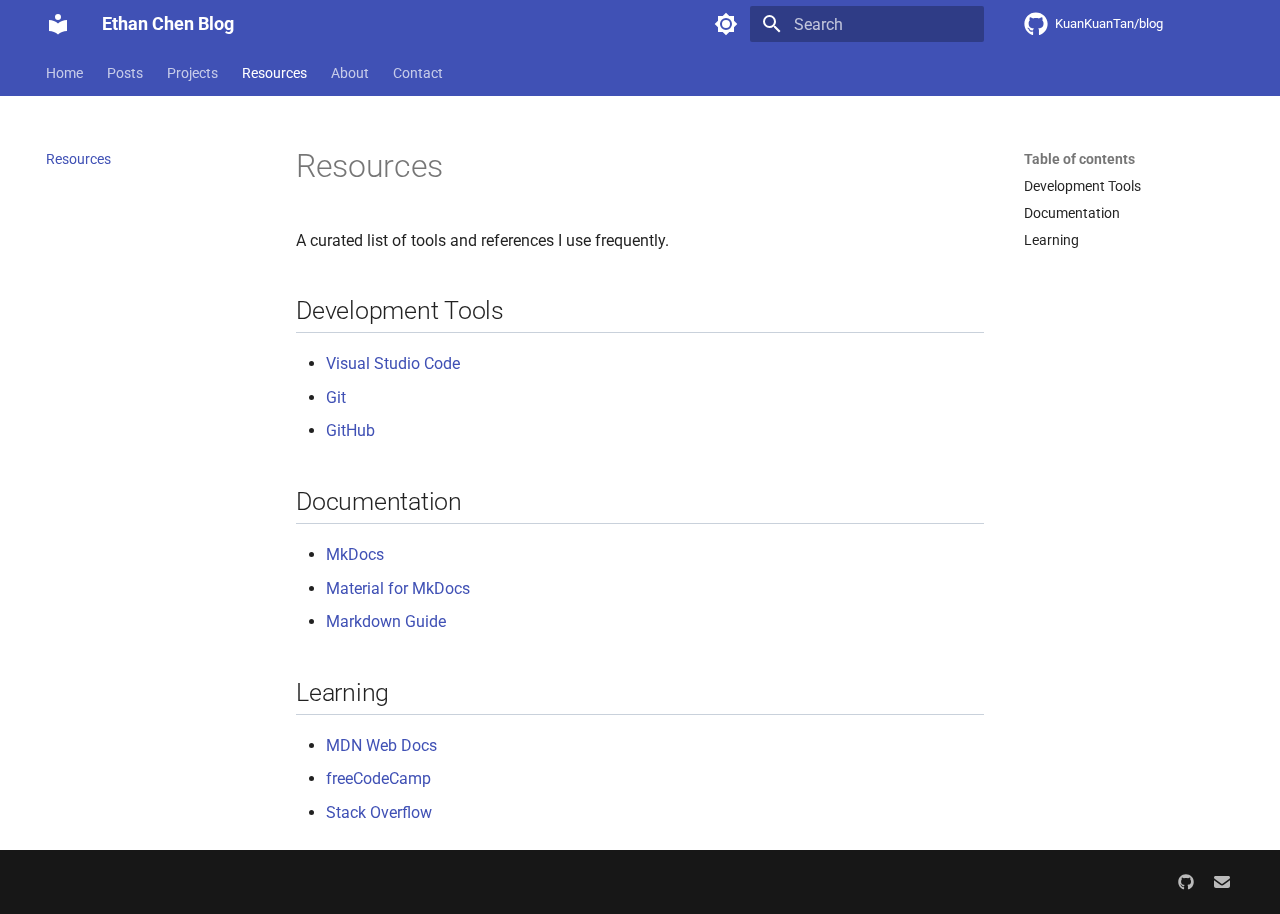
<file: resources/index.html>
<!doctype html>
<html lang="en" class="no-js">
  <head>
    
      <meta charset="utf-8">
      <meta name="viewport" content="width=device-width,initial-scale=1">
      
        <meta name="description" content="Personal blog of Ethan Chen (陳耘寬) about coding, learning, and life.">
      
      
        <meta name="author" content="Ethan Chen (陳耘寬)">
      
      
        <link rel="canonical" href="https://kuankuantan.github.io/blog/resources/">
      
      
        <link rel="prev" href="../projects/">
      
      
        <link rel="next" href="../about/">
      
      
        
      
      
      <link rel="icon" href="../assets/images/favicon.png">
      <meta name="generator" content="mkdocs-1.6.1, mkdocs-material-9.7.2">
    
    
      
        <title>Resources - Ethan Chen Blog</title>
      
    
    
      <link rel="stylesheet" href="../assets/stylesheets/main.484c7ddc.min.css">
      
        
        <link rel="stylesheet" href="../assets/stylesheets/palette.ab4e12ef.min.css">
      
      


    
    
      
    
    
      
        
        
        <link rel="preconnect" href="https://fonts.gstatic.com" crossorigin>
        <link rel="stylesheet" href="https://fonts.googleapis.com/css?family=Roboto:300,300i,400,400i,700,700i%7CRoboto+Mono:400,400i,700,700i&display=fallback">
        <style>:root{--md-text-font:"Roboto";--md-code-font:"Roboto Mono"}</style>
      
    
    
      <link rel="stylesheet" href="../assets/css/custom.css">
    
    <script>__md_scope=new URL("..",location),__md_hash=e=>[...e].reduce(((e,_)=>(e<<5)-e+_.charCodeAt(0)),0),__md_get=(e,_=localStorage,t=__md_scope)=>JSON.parse(_.getItem(t.pathname+"."+e)),__md_set=(e,_,t=localStorage,a=__md_scope)=>{try{t.setItem(a.pathname+"."+e,JSON.stringify(_))}catch(e){}}</script>
    
      

    
    
  </head>
  
  
    
    
      
    
    
    
    
    <body dir="ltr" data-md-color-scheme="default" data-md-color-primary="indigo" data-md-color-accent="indigo">
  
    
    <input class="md-toggle" data-md-toggle="drawer" type="checkbox" id="__drawer" autocomplete="off">
    <input class="md-toggle" data-md-toggle="search" type="checkbox" id="__search" autocomplete="off">
    <label class="md-overlay" for="__drawer"></label>
    <div data-md-component="skip">
      
        
        <a href="#resources" class="md-skip">
          Skip to content
        </a>
      
    </div>
    <div data-md-component="announce">
      
    </div>
    
    
      

<header class="md-header" data-md-component="header">
  <nav class="md-header__inner md-grid" aria-label="Header">
    <a href=".." title="Ethan Chen Blog" class="md-header__button md-logo" aria-label="Ethan Chen Blog" data-md-component="logo">
      
  
  <svg xmlns="http://www.w3.org/2000/svg" viewBox="0 0 24 24"><path d="M12 8a3 3 0 0 0 3-3 3 3 0 0 0-3-3 3 3 0 0 0-3 3 3 3 0 0 0 3 3m0 3.54C9.64 9.35 6.5 8 3 8v11c3.5 0 6.64 1.35 9 3.54 2.36-2.19 5.5-3.54 9-3.54V8c-3.5 0-6.64 1.35-9 3.54"/></svg>

    </a>
    <label class="md-header__button md-icon" for="__drawer">
      
      <svg xmlns="http://www.w3.org/2000/svg" viewBox="0 0 24 24"><path d="M3 6h18v2H3zm0 5h18v2H3zm0 5h18v2H3z"/></svg>
    </label>
    <div class="md-header__title" data-md-component="header-title">
      <div class="md-header__ellipsis">
        <div class="md-header__topic">
          <span class="md-ellipsis">
            Ethan Chen Blog
          </span>
        </div>
        <div class="md-header__topic" data-md-component="header-topic">
          <span class="md-ellipsis">
            
              Resources
            
          </span>
        </div>
      </div>
    </div>
    
      
        <form class="md-header__option" data-md-component="palette">
  
    
    
    
    <input class="md-option" data-md-color-media="" data-md-color-scheme="default" data-md-color-primary="indigo" data-md-color-accent="indigo"  aria-label="Switch to dark mode"  type="radio" name="__palette" id="__palette_0">
    
      <label class="md-header__button md-icon" title="Switch to dark mode" for="__palette_1" hidden>
        <svg xmlns="http://www.w3.org/2000/svg" viewBox="0 0 24 24"><path d="M12 8a4 4 0 0 0-4 4 4 4 0 0 0 4 4 4 4 0 0 0 4-4 4 4 0 0 0-4-4m0 10a6 6 0 0 1-6-6 6 6 0 0 1 6-6 6 6 0 0 1 6 6 6 6 0 0 1-6 6m8-9.31V4h-4.69L12 .69 8.69 4H4v4.69L.69 12 4 15.31V20h4.69L12 23.31 15.31 20H20v-4.69L23.31 12z"/></svg>
      </label>
    
  
    
    
    
    <input class="md-option" data-md-color-media="" data-md-color-scheme="slate" data-md-color-primary="indigo" data-md-color-accent="indigo"  aria-label="Switch to light mode"  type="radio" name="__palette" id="__palette_1">
    
      <label class="md-header__button md-icon" title="Switch to light mode" for="__palette_0" hidden>
        <svg xmlns="http://www.w3.org/2000/svg" viewBox="0 0 24 24"><path d="M12 18c-.89 0-1.74-.2-2.5-.55C11.56 16.5 13 14.42 13 12s-1.44-4.5-3.5-5.45C10.26 6.2 11.11 6 12 6a6 6 0 0 1 6 6 6 6 0 0 1-6 6m8-9.31V4h-4.69L12 .69 8.69 4H4v4.69L.69 12 4 15.31V20h4.69L12 23.31 15.31 20H20v-4.69L23.31 12z"/></svg>
      </label>
    
  
</form>
      
    
    
      <script>var palette=__md_get("__palette");if(palette&&palette.color){if("(prefers-color-scheme)"===palette.color.media){var media=matchMedia("(prefers-color-scheme: light)"),input=document.querySelector(media.matches?"[data-md-color-media='(prefers-color-scheme: light)']":"[data-md-color-media='(prefers-color-scheme: dark)']");palette.color.media=input.getAttribute("data-md-color-media"),palette.color.scheme=input.getAttribute("data-md-color-scheme"),palette.color.primary=input.getAttribute("data-md-color-primary"),palette.color.accent=input.getAttribute("data-md-color-accent")}for(var[key,value]of Object.entries(palette.color))document.body.setAttribute("data-md-color-"+key,value)}</script>
    
    
    
      
      
        <label class="md-header__button md-icon" for="__search">
          
          <svg xmlns="http://www.w3.org/2000/svg" viewBox="0 0 24 24"><path d="M9.5 3A6.5 6.5 0 0 1 16 9.5c0 1.61-.59 3.09-1.56 4.23l.27.27h.79l5 5-1.5 1.5-5-5v-.79l-.27-.27A6.52 6.52 0 0 1 9.5 16 6.5 6.5 0 0 1 3 9.5 6.5 6.5 0 0 1 9.5 3m0 2C7 5 5 7 5 9.5S7 14 9.5 14 14 12 14 9.5 12 5 9.5 5"/></svg>
        </label>
        <div class="md-search" data-md-component="search" role="dialog">
  <label class="md-search__overlay" for="__search"></label>
  <div class="md-search__inner" role="search">
    <form class="md-search__form" name="search">
      <input type="text" class="md-search__input" name="query" aria-label="Search" placeholder="Search" autocapitalize="off" autocorrect="off" autocomplete="off" spellcheck="false" data-md-component="search-query" required>
      <label class="md-search__icon md-icon" for="__search">
        
        <svg xmlns="http://www.w3.org/2000/svg" viewBox="0 0 24 24"><path d="M9.5 3A6.5 6.5 0 0 1 16 9.5c0 1.61-.59 3.09-1.56 4.23l.27.27h.79l5 5-1.5 1.5-5-5v-.79l-.27-.27A6.52 6.52 0 0 1 9.5 16 6.5 6.5 0 0 1 3 9.5 6.5 6.5 0 0 1 9.5 3m0 2C7 5 5 7 5 9.5S7 14 9.5 14 14 12 14 9.5 12 5 9.5 5"/></svg>
        
        <svg xmlns="http://www.w3.org/2000/svg" viewBox="0 0 24 24"><path d="M20 11v2H8l5.5 5.5-1.42 1.42L4.16 12l7.92-7.92L13.5 5.5 8 11z"/></svg>
      </label>
      <nav class="md-search__options" aria-label="Search">
        
        <button type="reset" class="md-search__icon md-icon" title="Clear" aria-label="Clear" tabindex="-1">
          
          <svg xmlns="http://www.w3.org/2000/svg" viewBox="0 0 24 24"><path d="M19 6.41 17.59 5 12 10.59 6.41 5 5 6.41 10.59 12 5 17.59 6.41 19 12 13.41 17.59 19 19 17.59 13.41 12z"/></svg>
        </button>
      </nav>
      
        <div class="md-search__suggest" data-md-component="search-suggest"></div>
      
    </form>
    <div class="md-search__output">
      <div class="md-search__scrollwrap" tabindex="0" data-md-scrollfix>
        <div class="md-search-result" data-md-component="search-result">
          <div class="md-search-result__meta">
            Initializing search
          </div>
          <ol class="md-search-result__list" role="presentation"></ol>
        </div>
      </div>
    </div>
  </div>
</div>
      
    
    
      <div class="md-header__source">
        <a href="https://github.com/KuanKuanTan/blog" title="Go to repository" class="md-source" data-md-component="source">
  <div class="md-source__icon md-icon">
    
    <svg xmlns="http://www.w3.org/2000/svg" viewBox="0 0 512 512"><!--! Font Awesome Free 7.1.0 by @fontawesome - https://fontawesome.com License - https://fontawesome.com/license/free (Icons: CC BY 4.0, Fonts: SIL OFL 1.1, Code: MIT License) Copyright 2025 Fonticons, Inc.--><path d="M173.9 397.4c0 2-2.3 3.6-5.2 3.6-3.3.3-5.6-1.3-5.6-3.6 0-2 2.3-3.6 5.2-3.6 3-.3 5.6 1.3 5.6 3.6m-31.1-4.5c-.7 2 1.3 4.3 4.3 4.9 2.6 1 5.6 0 6.2-2s-1.3-4.3-4.3-5.2c-2.6-.7-5.5.3-6.2 2.3m44.2-1.7c-2.9.7-4.9 2.6-4.6 4.9.3 2 2.9 3.3 5.9 2.6 2.9-.7 4.9-2.6 4.6-4.6-.3-1.9-3-3.2-5.9-2.9M252.8 8C114.1 8 8 113.3 8 252c0 110.9 69.8 205.8 169.5 239.2 12.8 2.3 17.3-5.6 17.3-12.1 0-6.2-.3-40.4-.3-61.4 0 0-70 15-84.7-29.8 0 0-11.4-29.1-27.8-36.6 0 0-22.9-15.7 1.6-15.4 0 0 24.9 2 38.6 25.8 21.9 38.6 58.6 27.5 72.9 20.9 2.3-16 8.8-27.1 16-33.7-55.9-6.2-112.3-14.3-112.3-110.5 0-27.5 7.6-41.3 23.6-58.9-2.6-6.5-11.1-33.3 2.6-67.9 20.9-6.5 69 27 69 27 20-5.6 41.5-8.5 62.8-8.5s42.8 2.9 62.8 8.5c0 0 48.1-33.6 69-27 13.7 34.7 5.2 61.4 2.6 67.9 16 17.7 25.8 31.5 25.8 58.9 0 96.5-58.9 104.2-114.8 110.5 9.2 7.9 17 22.9 17 46.4 0 33.7-.3 75.4-.3 83.6 0 6.5 4.6 14.4 17.3 12.1C436.2 457.8 504 362.9 504 252 504 113.3 391.5 8 252.8 8M105.2 352.9c-1.3 1-1 3.3.7 5.2 1.6 1.6 3.9 2.3 5.2 1 1.3-1 1-3.3-.7-5.2-1.6-1.6-3.9-2.3-5.2-1m-10.8-8.1c-.7 1.3.3 2.9 2.3 3.9 1.6 1 3.6.7 4.3-.7.7-1.3-.3-2.9-2.3-3.9-2-.6-3.6-.3-4.3.7m32.4 35.6c-1.6 1.3-1 4.3 1.3 6.2 2.3 2.3 5.2 2.6 6.5 1 1.3-1.3.7-4.3-1.3-6.2-2.2-2.3-5.2-2.6-6.5-1m-11.4-14.7c-1.6 1-1.6 3.6 0 5.9s4.3 3.3 5.6 2.3c1.6-1.3 1.6-3.9 0-6.2-1.4-2.3-4-3.3-5.6-2"/></svg>
  </div>
  <div class="md-source__repository">
    KuanKuanTan/blog
  </div>
</a>
      </div>
    
  </nav>
  
</header>
    
    <div class="md-container" data-md-component="container">
      
      
        
          
            
<nav class="md-tabs" aria-label="Tabs" data-md-component="tabs">
  <div class="md-grid">
    <ul class="md-tabs__list">
      
        
  
  
  
  
    <li class="md-tabs__item">
      <a href=".." class="md-tabs__link">
        
  
  
    
  
  Home

      </a>
    </li>
  

      
        
  
  
  
  
    
    
      <li class="md-tabs__item">
        <a href="../posts/" class="md-tabs__link">
          
  
  
  Posts

        </a>
      </li>
    
  

      
        
  
  
  
  
    <li class="md-tabs__item">
      <a href="../projects/" class="md-tabs__link">
        
  
  
    
  
  Projects

      </a>
    </li>
  

      
        
  
  
  
    
  
  
    <li class="md-tabs__item md-tabs__item--active">
      <a href="./" class="md-tabs__link">
        
  
  
    
  
  Resources

      </a>
    </li>
  

      
        
  
  
  
  
    <li class="md-tabs__item">
      <a href="../about/" class="md-tabs__link">
        
  
  
    
  
  About

      </a>
    </li>
  

      
        
  
  
  
  
    <li class="md-tabs__item">
      <a href="../contact/" class="md-tabs__link">
        
  
  
    
  
  Contact

      </a>
    </li>
  

      
    </ul>
  </div>
</nav>
          
        
      
      <main class="md-main" data-md-component="main">
        <div class="md-main__inner md-grid">
          
            
              
              <div class="md-sidebar md-sidebar--primary" data-md-component="sidebar" data-md-type="navigation" >
                <div class="md-sidebar__scrollwrap">
                  <div class="md-sidebar__inner">
                    


  


<nav class="md-nav md-nav--primary md-nav--lifted" aria-label="Navigation" data-md-level="0">
  <label class="md-nav__title" for="__drawer">
    <a href=".." title="Ethan Chen Blog" class="md-nav__button md-logo" aria-label="Ethan Chen Blog" data-md-component="logo">
      
  
  <svg xmlns="http://www.w3.org/2000/svg" viewBox="0 0 24 24"><path d="M12 8a3 3 0 0 0 3-3 3 3 0 0 0-3-3 3 3 0 0 0-3 3 3 3 0 0 0 3 3m0 3.54C9.64 9.35 6.5 8 3 8v11c3.5 0 6.64 1.35 9 3.54 2.36-2.19 5.5-3.54 9-3.54V8c-3.5 0-6.64 1.35-9 3.54"/></svg>

    </a>
    Ethan Chen Blog
  </label>
  
    <div class="md-nav__source">
      <a href="https://github.com/KuanKuanTan/blog" title="Go to repository" class="md-source" data-md-component="source">
  <div class="md-source__icon md-icon">
    
    <svg xmlns="http://www.w3.org/2000/svg" viewBox="0 0 512 512"><!--! Font Awesome Free 7.1.0 by @fontawesome - https://fontawesome.com License - https://fontawesome.com/license/free (Icons: CC BY 4.0, Fonts: SIL OFL 1.1, Code: MIT License) Copyright 2025 Fonticons, Inc.--><path d="M173.9 397.4c0 2-2.3 3.6-5.2 3.6-3.3.3-5.6-1.3-5.6-3.6 0-2 2.3-3.6 5.2-3.6 3-.3 5.6 1.3 5.6 3.6m-31.1-4.5c-.7 2 1.3 4.3 4.3 4.9 2.6 1 5.6 0 6.2-2s-1.3-4.3-4.3-5.2c-2.6-.7-5.5.3-6.2 2.3m44.2-1.7c-2.9.7-4.9 2.6-4.6 4.9.3 2 2.9 3.3 5.9 2.6 2.9-.7 4.9-2.6 4.6-4.6-.3-1.9-3-3.2-5.9-2.9M252.8 8C114.1 8 8 113.3 8 252c0 110.9 69.8 205.8 169.5 239.2 12.8 2.3 17.3-5.6 17.3-12.1 0-6.2-.3-40.4-.3-61.4 0 0-70 15-84.7-29.8 0 0-11.4-29.1-27.8-36.6 0 0-22.9-15.7 1.6-15.4 0 0 24.9 2 38.6 25.8 21.9 38.6 58.6 27.5 72.9 20.9 2.3-16 8.8-27.1 16-33.7-55.9-6.2-112.3-14.3-112.3-110.5 0-27.5 7.6-41.3 23.6-58.9-2.6-6.5-11.1-33.3 2.6-67.9 20.9-6.5 69 27 69 27 20-5.6 41.5-8.5 62.8-8.5s42.8 2.9 62.8 8.5c0 0 48.1-33.6 69-27 13.7 34.7 5.2 61.4 2.6 67.9 16 17.7 25.8 31.5 25.8 58.9 0 96.5-58.9 104.2-114.8 110.5 9.2 7.9 17 22.9 17 46.4 0 33.7-.3 75.4-.3 83.6 0 6.5 4.6 14.4 17.3 12.1C436.2 457.8 504 362.9 504 252 504 113.3 391.5 8 252.8 8M105.2 352.9c-1.3 1-1 3.3.7 5.2 1.6 1.6 3.9 2.3 5.2 1 1.3-1 1-3.3-.7-5.2-1.6-1.6-3.9-2.3-5.2-1m-10.8-8.1c-.7 1.3.3 2.9 2.3 3.9 1.6 1 3.6.7 4.3-.7.7-1.3-.3-2.9-2.3-3.9-2-.6-3.6-.3-4.3.7m32.4 35.6c-1.6 1.3-1 4.3 1.3 6.2 2.3 2.3 5.2 2.6 6.5 1 1.3-1.3.7-4.3-1.3-6.2-2.2-2.3-5.2-2.6-6.5-1m-11.4-14.7c-1.6 1-1.6 3.6 0 5.9s4.3 3.3 5.6 2.3c1.6-1.3 1.6-3.9 0-6.2-1.4-2.3-4-3.3-5.6-2"/></svg>
  </div>
  <div class="md-source__repository">
    KuanKuanTan/blog
  </div>
</a>
    </div>
  
  <ul class="md-nav__list" data-md-scrollfix>
    
      
      
  
  
  
  
    <li class="md-nav__item">
      <a href=".." class="md-nav__link">
        
  
  
  <span class="md-ellipsis">
    
  
    Home
  

    
  </span>
  
  

      </a>
    </li>
  

    
      
      
  
  
  
  
    
    
    
    
      
      
        
      
    
    
    <li class="md-nav__item md-nav__item--nested">
      
        
        
          
        
        <input class="md-nav__toggle md-toggle md-toggle--indeterminate" type="checkbox" id="__nav_2" >
        
          
          <label class="md-nav__link" for="__nav_2" id="__nav_2_label" tabindex="0">
            
  
  
  <span class="md-ellipsis">
    
  
    Posts
  

    
  </span>
  
  

            <span class="md-nav__icon md-icon"></span>
          </label>
        
        <nav class="md-nav" data-md-level="1" aria-labelledby="__nav_2_label" aria-expanded="false">
          <label class="md-nav__title" for="__nav_2">
            <span class="md-nav__icon md-icon"></span>
            
  
    Posts
  

          </label>
          <ul class="md-nav__list" data-md-scrollfix>
            
              
                
  
  
  
  
    <li class="md-nav__item">
      <a href="../posts/" class="md-nav__link">
        
  
  
  <span class="md-ellipsis">
    
  
    Posts Index
  

    
  </span>
  
  

      </a>
    </li>
  

              
            
              
                
  
  
  
  
    <li class="md-nav__item">
      <a href="../posts/mkdocs-intro/" class="md-nav__link">
        
  
  
  <span class="md-ellipsis">
    
  
    MkDocs Intro (中文)
  

    
  </span>
  
  

      </a>
    </li>
  

              
            
              
                
  
  
  
  
    <li class="md-nav__item">
      <a href="../posts/mkdocs-advanced/" class="md-nav__link">
        
  
  
  <span class="md-ellipsis">
    
  
    MkDocs Advanced (中文)
  

    
  </span>
  
  

      </a>
    </li>
  

              
            
              
                
  
  
  
  
    <li class="md-nav__item">
      <a href="../categories/" class="md-nav__link">
        
  
  
  <span class="md-ellipsis">
    
  
    Categories
  

    
  </span>
  
  

      </a>
    </li>
  

              
            
              
                
  
  
  
  
    <li class="md-nav__item">
      <a href="../tags/" class="md-nav__link">
        
  
  
  <span class="md-ellipsis">
    
  
    Tags
  

    
  </span>
  
  

      </a>
    </li>
  

              
            
              
                
  
  
  
  
    <li class="md-nav__item">
      <a href="../archive/" class="md-nav__link">
        
  
  
  <span class="md-ellipsis">
    
  
    Archive
  

    
  </span>
  
  

      </a>
    </li>
  

              
            
          </ul>
        </nav>
      
    </li>
  

    
      
      
  
  
  
  
    <li class="md-nav__item">
      <a href="../projects/" class="md-nav__link">
        
  
  
  <span class="md-ellipsis">
    
  
    Projects
  

    
  </span>
  
  

      </a>
    </li>
  

    
      
      
  
  
    
  
  
  
    <li class="md-nav__item md-nav__item--active">
      
      <input class="md-nav__toggle md-toggle" type="checkbox" id="__toc">
      
      
        
      
      
        <label class="md-nav__link md-nav__link--active" for="__toc">
          
  
  
  <span class="md-ellipsis">
    
  
    Resources
  

    
  </span>
  
  

          <span class="md-nav__icon md-icon"></span>
        </label>
      
      <a href="./" class="md-nav__link md-nav__link--active">
        
  
  
  <span class="md-ellipsis">
    
  
    Resources
  

    
  </span>
  
  

      </a>
      
        

<nav class="md-nav md-nav--secondary" aria-label="Table of contents">
  
  
  
    
  
  
    <label class="md-nav__title" for="__toc">
      <span class="md-nav__icon md-icon"></span>
      Table of contents
    </label>
    <ul class="md-nav__list" data-md-component="toc" data-md-scrollfix>
      
        <li class="md-nav__item">
  <a href="#development-tools" class="md-nav__link">
    <span class="md-ellipsis">
      
        Development Tools
      
    </span>
  </a>
  
</li>
      
        <li class="md-nav__item">
  <a href="#documentation" class="md-nav__link">
    <span class="md-ellipsis">
      
        Documentation
      
    </span>
  </a>
  
</li>
      
        <li class="md-nav__item">
  <a href="#learning" class="md-nav__link">
    <span class="md-ellipsis">
      
        Learning
      
    </span>
  </a>
  
</li>
      
    </ul>
  
</nav>
      
    </li>
  

    
      
      
  
  
  
  
    <li class="md-nav__item">
      <a href="../about/" class="md-nav__link">
        
  
  
  <span class="md-ellipsis">
    
  
    About
  

    
  </span>
  
  

      </a>
    </li>
  

    
      
      
  
  
  
  
    <li class="md-nav__item">
      <a href="../contact/" class="md-nav__link">
        
  
  
  <span class="md-ellipsis">
    
  
    Contact
  

    
  </span>
  
  

      </a>
    </li>
  

    
  </ul>
</nav>
                  </div>
                </div>
              </div>
            
            
              
              <div class="md-sidebar md-sidebar--secondary" data-md-component="sidebar" data-md-type="toc" >
                <div class="md-sidebar__scrollwrap">
                  <div class="md-sidebar__inner">
                    

<nav class="md-nav md-nav--secondary" aria-label="Table of contents">
  
  
  
    
  
  
    <label class="md-nav__title" for="__toc">
      <span class="md-nav__icon md-icon"></span>
      Table of contents
    </label>
    <ul class="md-nav__list" data-md-component="toc" data-md-scrollfix>
      
        <li class="md-nav__item">
  <a href="#development-tools" class="md-nav__link">
    <span class="md-ellipsis">
      
        Development Tools
      
    </span>
  </a>
  
</li>
      
        <li class="md-nav__item">
  <a href="#documentation" class="md-nav__link">
    <span class="md-ellipsis">
      
        Documentation
      
    </span>
  </a>
  
</li>
      
        <li class="md-nav__item">
  <a href="#learning" class="md-nav__link">
    <span class="md-ellipsis">
      
        Learning
      
    </span>
  </a>
  
</li>
      
    </ul>
  
</nav>
                  </div>
                </div>
              </div>
            
          
          
            <div class="md-content" data-md-component="content">
              
              <article class="md-content__inner md-typeset">
                
                  


  
  


<h1 id="resources">Resources<a class="headerlink" href="#resources" title="Permanent link">&para;</a></h1>
<p>A curated list of tools and references I use frequently.</p>
<h2 id="development-tools">Development Tools<a class="headerlink" href="#development-tools" title="Permanent link">&para;</a></h2>
<ul>
<li><a href="https://code.visualstudio.com/">Visual Studio Code</a></li>
<li><a href="https://git-scm.com/">Git</a></li>
<li><a href="https://github.com/">GitHub</a></li>
</ul>
<h2 id="documentation">Documentation<a class="headerlink" href="#documentation" title="Permanent link">&para;</a></h2>
<ul>
<li><a href="https://www.mkdocs.org/">MkDocs</a></li>
<li><a href="https://squidfunk.github.io/mkdocs-material/">Material for MkDocs</a></li>
<li><a href="https://www.markdownguide.org/">Markdown Guide</a></li>
</ul>
<h2 id="learning">Learning<a class="headerlink" href="#learning" title="Permanent link">&para;</a></h2>
<ul>
<li><a href="https://developer.mozilla.org/">MDN Web Docs</a></li>
<li><a href="https://www.freecodecamp.org/">freeCodeCamp</a></li>
<li><a href="https://stackoverflow.com/">Stack Overflow</a></li>
</ul>












                
              </article>
            </div>
          
          
<script>var target=document.getElementById(location.hash.slice(1));target&&target.name&&(target.checked=target.name.startsWith("__tabbed_"))</script>
        </div>
        
          <button type="button" class="md-top md-icon" data-md-component="top" hidden>
  
  <svg xmlns="http://www.w3.org/2000/svg" viewBox="0 0 24 24"><path d="M13 20h-2V8l-5.5 5.5-1.42-1.42L12 4.16l7.92 7.92-1.42 1.42L13 8z"/></svg>
  Back to top
</button>
        
      </main>
      
        <footer class="md-footer">
  
  <div class="md-footer-meta md-typeset">
    <div class="md-footer-meta__inner md-grid">
      <div class="md-copyright">
  
  
</div>
      
        
<div class="md-social">
  
    
    
    
    
    <a href="https://github.com/KuanKuanTan" target="_blank" rel="noopener" title="GitHub" class="md-social__link">
      <svg xmlns="http://www.w3.org/2000/svg" viewBox="0 0 512 512"><!--! Font Awesome Free 7.1.0 by @fontawesome - https://fontawesome.com License - https://fontawesome.com/license/free (Icons: CC BY 4.0, Fonts: SIL OFL 1.1, Code: MIT License) Copyright 2025 Fonticons, Inc.--><path d="M173.9 397.4c0 2-2.3 3.6-5.2 3.6-3.3.3-5.6-1.3-5.6-3.6 0-2 2.3-3.6 5.2-3.6 3-.3 5.6 1.3 5.6 3.6m-31.1-4.5c-.7 2 1.3 4.3 4.3 4.9 2.6 1 5.6 0 6.2-2s-1.3-4.3-4.3-5.2c-2.6-.7-5.5.3-6.2 2.3m44.2-1.7c-2.9.7-4.9 2.6-4.6 4.9.3 2 2.9 3.3 5.9 2.6 2.9-.7 4.9-2.6 4.6-4.6-.3-1.9-3-3.2-5.9-2.9M252.8 8C114.1 8 8 113.3 8 252c0 110.9 69.8 205.8 169.5 239.2 12.8 2.3 17.3-5.6 17.3-12.1 0-6.2-.3-40.4-.3-61.4 0 0-70 15-84.7-29.8 0 0-11.4-29.1-27.8-36.6 0 0-22.9-15.7 1.6-15.4 0 0 24.9 2 38.6 25.8 21.9 38.6 58.6 27.5 72.9 20.9 2.3-16 8.8-27.1 16-33.7-55.9-6.2-112.3-14.3-112.3-110.5 0-27.5 7.6-41.3 23.6-58.9-2.6-6.5-11.1-33.3 2.6-67.9 20.9-6.5 69 27 69 27 20-5.6 41.5-8.5 62.8-8.5s42.8 2.9 62.8 8.5c0 0 48.1-33.6 69-27 13.7 34.7 5.2 61.4 2.6 67.9 16 17.7 25.8 31.5 25.8 58.9 0 96.5-58.9 104.2-114.8 110.5 9.2 7.9 17 22.9 17 46.4 0 33.7-.3 75.4-.3 83.6 0 6.5 4.6 14.4 17.3 12.1C436.2 457.8 504 362.9 504 252 504 113.3 391.5 8 252.8 8M105.2 352.9c-1.3 1-1 3.3.7 5.2 1.6 1.6 3.9 2.3 5.2 1 1.3-1 1-3.3-.7-5.2-1.6-1.6-3.9-2.3-5.2-1m-10.8-8.1c-.7 1.3.3 2.9 2.3 3.9 1.6 1 3.6.7 4.3-.7.7-1.3-.3-2.9-2.3-3.9-2-.6-3.6-.3-4.3.7m32.4 35.6c-1.6 1.3-1 4.3 1.3 6.2 2.3 2.3 5.2 2.6 6.5 1 1.3-1.3.7-4.3-1.3-6.2-2.2-2.3-5.2-2.6-6.5-1m-11.4-14.7c-1.6 1-1.6 3.6 0 5.9s4.3 3.3 5.6 2.3c1.6-1.3 1.6-3.9 0-6.2-1.4-2.3-4-3.3-5.6-2"/></svg>
    </a>
  
    
    
    
    
    <a href="mailto:chenchen0980830@gmail.com" target="_blank" rel="noopener" title="Email" class="md-social__link">
      <svg xmlns="http://www.w3.org/2000/svg" viewBox="0 0 512 512"><!--! Font Awesome Free 7.1.0 by @fontawesome - https://fontawesome.com License - https://fontawesome.com/license/free (Icons: CC BY 4.0, Fonts: SIL OFL 1.1, Code: MIT License) Copyright 2025 Fonticons, Inc.--><path d="M48 64C21.5 64 0 85.5 0 112c0 15.1 7.1 29.3 19.2 38.4l208 156a48 48 0 0 0 57.6 0l208-156c12.1-9.1 19.2-23.3 19.2-38.4 0-26.5-21.5-48-48-48zM0 196v188c0 35.3 28.7 64 64 64h384c35.3 0 64-28.7 64-64V196L313.6 344.8c-34.1 25.6-81.1 25.6-115.2 0z"/></svg>
    </a>
  
</div>
      
    </div>
  </div>
</footer>
      
    </div>
    <div class="md-dialog" data-md-component="dialog">
      <div class="md-dialog__inner md-typeset"></div>
    </div>
    
    
    
      
      
      <script id="__config" type="application/json">{"annotate": null, "base": "..", "features": ["navigation.tabs", "navigation.sections", "navigation.expand", "navigation.top", "search.suggest", "search.highlight", "content.code.annotate", "content.code.copy"], "search": "../assets/javascripts/workers/search.2c215733.min.js", "tags": null, "translations": {"clipboard.copied": "Copied to clipboard", "clipboard.copy": "Copy to clipboard", "search.result.more.one": "1 more on this page", "search.result.more.other": "# more on this page", "search.result.none": "No matching documents", "search.result.one": "1 matching document", "search.result.other": "# matching documents", "search.result.placeholder": "Type to start searching", "search.result.term.missing": "Missing", "select.version": "Select version"}, "version": null}</script>
    
    
      <script src="../assets/javascripts/bundle.79ae519e.min.js"></script>
      
    
  </body>
</html>
</file>
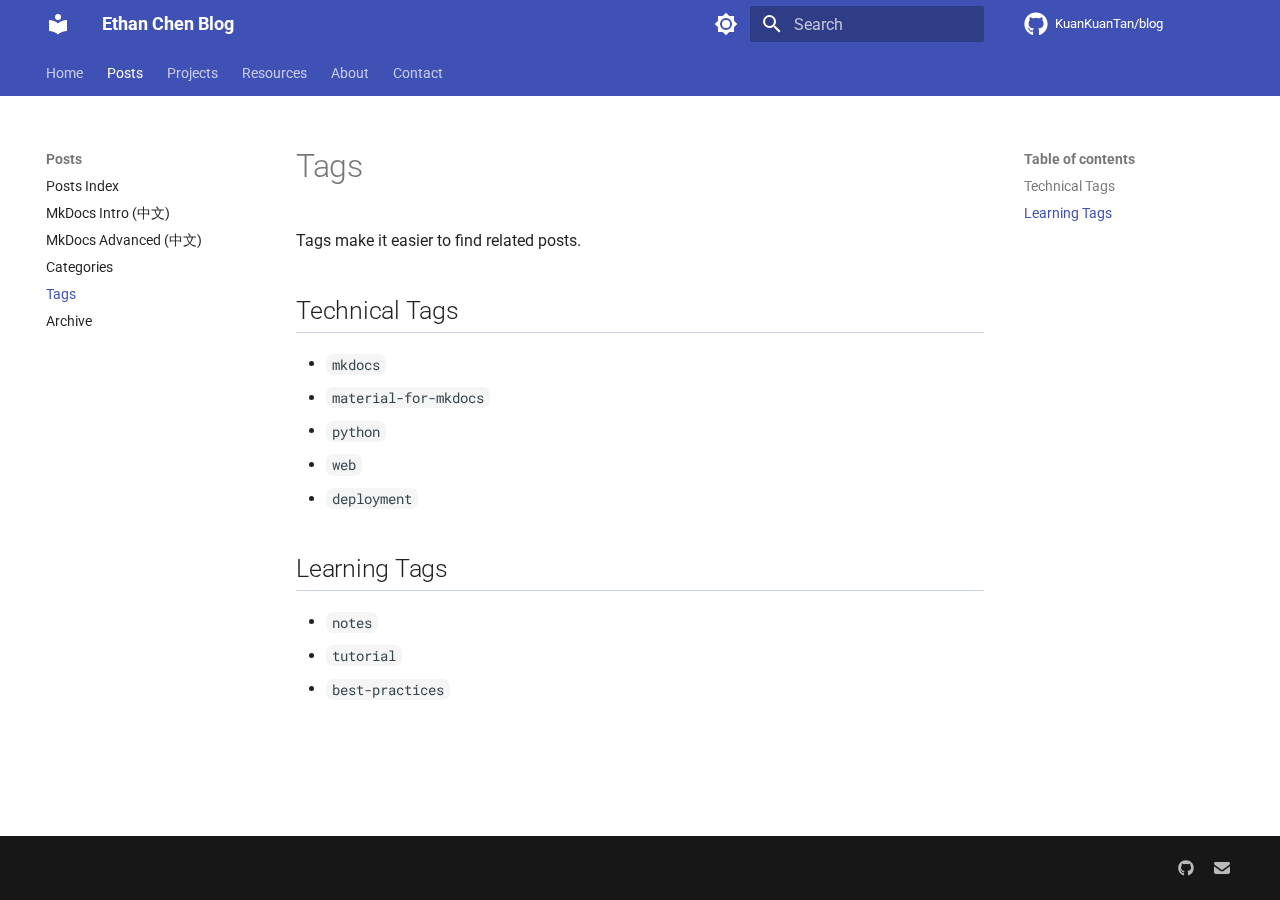
<file: tags/index.html>
<!doctype html>
<html lang="en" class="no-js">
  <head>
    
      <meta charset="utf-8">
      <meta name="viewport" content="width=device-width,initial-scale=1">
      
        <meta name="description" content="Personal blog of Ethan Chen (陳耘寬) about coding, learning, and life.">
      
      
        <meta name="author" content="Ethan Chen (陳耘寬)">
      
      
        <link rel="canonical" href="https://kuankuantan.github.io/blog/tags/">
      
      
        <link rel="prev" href="../categories/">
      
      
        <link rel="next" href="../archive/">
      
      
        
      
      
      <link rel="icon" href="../assets/images/favicon.png">
      <meta name="generator" content="mkdocs-1.6.1, mkdocs-material-9.7.2">
    
    
      
        <title>Tags - Ethan Chen Blog</title>
      
    
    
      <link rel="stylesheet" href="../assets/stylesheets/main.484c7ddc.min.css">
      
        
        <link rel="stylesheet" href="../assets/stylesheets/palette.ab4e12ef.min.css">
      
      


    
    
      
    
    
      
        
        
        <link rel="preconnect" href="https://fonts.gstatic.com" crossorigin>
        <link rel="stylesheet" href="https://fonts.googleapis.com/css?family=Roboto:300,300i,400,400i,700,700i%7CRoboto+Mono:400,400i,700,700i&display=fallback">
        <style>:root{--md-text-font:"Roboto";--md-code-font:"Roboto Mono"}</style>
      
    
    
      <link rel="stylesheet" href="../assets/css/custom.css">
    
    <script>__md_scope=new URL("..",location),__md_hash=e=>[...e].reduce(((e,_)=>(e<<5)-e+_.charCodeAt(0)),0),__md_get=(e,_=localStorage,t=__md_scope)=>JSON.parse(_.getItem(t.pathname+"."+e)),__md_set=(e,_,t=localStorage,a=__md_scope)=>{try{t.setItem(a.pathname+"."+e,JSON.stringify(_))}catch(e){}}</script>
    
      

    
    
  </head>
  
  
    
    
      
    
    
    
    
    <body dir="ltr" data-md-color-scheme="default" data-md-color-primary="indigo" data-md-color-accent="indigo">
  
    
    <input class="md-toggle" data-md-toggle="drawer" type="checkbox" id="__drawer" autocomplete="off">
    <input class="md-toggle" data-md-toggle="search" type="checkbox" id="__search" autocomplete="off">
    <label class="md-overlay" for="__drawer"></label>
    <div data-md-component="skip">
      
        
        <a href="#tags" class="md-skip">
          Skip to content
        </a>
      
    </div>
    <div data-md-component="announce">
      
    </div>
    
    
      

<header class="md-header" data-md-component="header">
  <nav class="md-header__inner md-grid" aria-label="Header">
    <a href=".." title="Ethan Chen Blog" class="md-header__button md-logo" aria-label="Ethan Chen Blog" data-md-component="logo">
      
  
  <svg xmlns="http://www.w3.org/2000/svg" viewBox="0 0 24 24"><path d="M12 8a3 3 0 0 0 3-3 3 3 0 0 0-3-3 3 3 0 0 0-3 3 3 3 0 0 0 3 3m0 3.54C9.64 9.35 6.5 8 3 8v11c3.5 0 6.64 1.35 9 3.54 2.36-2.19 5.5-3.54 9-3.54V8c-3.5 0-6.64 1.35-9 3.54"/></svg>

    </a>
    <label class="md-header__button md-icon" for="__drawer">
      
      <svg xmlns="http://www.w3.org/2000/svg" viewBox="0 0 24 24"><path d="M3 6h18v2H3zm0 5h18v2H3zm0 5h18v2H3z"/></svg>
    </label>
    <div class="md-header__title" data-md-component="header-title">
      <div class="md-header__ellipsis">
        <div class="md-header__topic">
          <span class="md-ellipsis">
            Ethan Chen Blog
          </span>
        </div>
        <div class="md-header__topic" data-md-component="header-topic">
          <span class="md-ellipsis">
            
              Tags
            
          </span>
        </div>
      </div>
    </div>
    
      
        <form class="md-header__option" data-md-component="palette">
  
    
    
    
    <input class="md-option" data-md-color-media="" data-md-color-scheme="default" data-md-color-primary="indigo" data-md-color-accent="indigo"  aria-label="Switch to dark mode"  type="radio" name="__palette" id="__palette_0">
    
      <label class="md-header__button md-icon" title="Switch to dark mode" for="__palette_1" hidden>
        <svg xmlns="http://www.w3.org/2000/svg" viewBox="0 0 24 24"><path d="M12 8a4 4 0 0 0-4 4 4 4 0 0 0 4 4 4 4 0 0 0 4-4 4 4 0 0 0-4-4m0 10a6 6 0 0 1-6-6 6 6 0 0 1 6-6 6 6 0 0 1 6 6 6 6 0 0 1-6 6m8-9.31V4h-4.69L12 .69 8.69 4H4v4.69L.69 12 4 15.31V20h4.69L12 23.31 15.31 20H20v-4.69L23.31 12z"/></svg>
      </label>
    
  
    
    
    
    <input class="md-option" data-md-color-media="" data-md-color-scheme="slate" data-md-color-primary="indigo" data-md-color-accent="indigo"  aria-label="Switch to light mode"  type="radio" name="__palette" id="__palette_1">
    
      <label class="md-header__button md-icon" title="Switch to light mode" for="__palette_0" hidden>
        <svg xmlns="http://www.w3.org/2000/svg" viewBox="0 0 24 24"><path d="M12 18c-.89 0-1.74-.2-2.5-.55C11.56 16.5 13 14.42 13 12s-1.44-4.5-3.5-5.45C10.26 6.2 11.11 6 12 6a6 6 0 0 1 6 6 6 6 0 0 1-6 6m8-9.31V4h-4.69L12 .69 8.69 4H4v4.69L.69 12 4 15.31V20h4.69L12 23.31 15.31 20H20v-4.69L23.31 12z"/></svg>
      </label>
    
  
</form>
      
    
    
      <script>var palette=__md_get("__palette");if(palette&&palette.color){if("(prefers-color-scheme)"===palette.color.media){var media=matchMedia("(prefers-color-scheme: light)"),input=document.querySelector(media.matches?"[data-md-color-media='(prefers-color-scheme: light)']":"[data-md-color-media='(prefers-color-scheme: dark)']");palette.color.media=input.getAttribute("data-md-color-media"),palette.color.scheme=input.getAttribute("data-md-color-scheme"),palette.color.primary=input.getAttribute("data-md-color-primary"),palette.color.accent=input.getAttribute("data-md-color-accent")}for(var[key,value]of Object.entries(palette.color))document.body.setAttribute("data-md-color-"+key,value)}</script>
    
    
    
      
      
        <label class="md-header__button md-icon" for="__search">
          
          <svg xmlns="http://www.w3.org/2000/svg" viewBox="0 0 24 24"><path d="M9.5 3A6.5 6.5 0 0 1 16 9.5c0 1.61-.59 3.09-1.56 4.23l.27.27h.79l5 5-1.5 1.5-5-5v-.79l-.27-.27A6.52 6.52 0 0 1 9.5 16 6.5 6.5 0 0 1 3 9.5 6.5 6.5 0 0 1 9.5 3m0 2C7 5 5 7 5 9.5S7 14 9.5 14 14 12 14 9.5 12 5 9.5 5"/></svg>
        </label>
        <div class="md-search" data-md-component="search" role="dialog">
  <label class="md-search__overlay" for="__search"></label>
  <div class="md-search__inner" role="search">
    <form class="md-search__form" name="search">
      <input type="text" class="md-search__input" name="query" aria-label="Search" placeholder="Search" autocapitalize="off" autocorrect="off" autocomplete="off" spellcheck="false" data-md-component="search-query" required>
      <label class="md-search__icon md-icon" for="__search">
        
        <svg xmlns="http://www.w3.org/2000/svg" viewBox="0 0 24 24"><path d="M9.5 3A6.5 6.5 0 0 1 16 9.5c0 1.61-.59 3.09-1.56 4.23l.27.27h.79l5 5-1.5 1.5-5-5v-.79l-.27-.27A6.52 6.52 0 0 1 9.5 16 6.5 6.5 0 0 1 3 9.5 6.5 6.5 0 0 1 9.5 3m0 2C7 5 5 7 5 9.5S7 14 9.5 14 14 12 14 9.5 12 5 9.5 5"/></svg>
        
        <svg xmlns="http://www.w3.org/2000/svg" viewBox="0 0 24 24"><path d="M20 11v2H8l5.5 5.5-1.42 1.42L4.16 12l7.92-7.92L13.5 5.5 8 11z"/></svg>
      </label>
      <nav class="md-search__options" aria-label="Search">
        
        <button type="reset" class="md-search__icon md-icon" title="Clear" aria-label="Clear" tabindex="-1">
          
          <svg xmlns="http://www.w3.org/2000/svg" viewBox="0 0 24 24"><path d="M19 6.41 17.59 5 12 10.59 6.41 5 5 6.41 10.59 12 5 17.59 6.41 19 12 13.41 17.59 19 19 17.59 13.41 12z"/></svg>
        </button>
      </nav>
      
        <div class="md-search__suggest" data-md-component="search-suggest"></div>
      
    </form>
    <div class="md-search__output">
      <div class="md-search__scrollwrap" tabindex="0" data-md-scrollfix>
        <div class="md-search-result" data-md-component="search-result">
          <div class="md-search-result__meta">
            Initializing search
          </div>
          <ol class="md-search-result__list" role="presentation"></ol>
        </div>
      </div>
    </div>
  </div>
</div>
      
    
    
      <div class="md-header__source">
        <a href="https://github.com/KuanKuanTan/blog" title="Go to repository" class="md-source" data-md-component="source">
  <div class="md-source__icon md-icon">
    
    <svg xmlns="http://www.w3.org/2000/svg" viewBox="0 0 512 512"><!--! Font Awesome Free 7.1.0 by @fontawesome - https://fontawesome.com License - https://fontawesome.com/license/free (Icons: CC BY 4.0, Fonts: SIL OFL 1.1, Code: MIT License) Copyright 2025 Fonticons, Inc.--><path d="M173.9 397.4c0 2-2.3 3.6-5.2 3.6-3.3.3-5.6-1.3-5.6-3.6 0-2 2.3-3.6 5.2-3.6 3-.3 5.6 1.3 5.6 3.6m-31.1-4.5c-.7 2 1.3 4.3 4.3 4.9 2.6 1 5.6 0 6.2-2s-1.3-4.3-4.3-5.2c-2.6-.7-5.5.3-6.2 2.3m44.2-1.7c-2.9.7-4.9 2.6-4.6 4.9.3 2 2.9 3.3 5.9 2.6 2.9-.7 4.9-2.6 4.6-4.6-.3-1.9-3-3.2-5.9-2.9M252.8 8C114.1 8 8 113.3 8 252c0 110.9 69.8 205.8 169.5 239.2 12.8 2.3 17.3-5.6 17.3-12.1 0-6.2-.3-40.4-.3-61.4 0 0-70 15-84.7-29.8 0 0-11.4-29.1-27.8-36.6 0 0-22.9-15.7 1.6-15.4 0 0 24.9 2 38.6 25.8 21.9 38.6 58.6 27.5 72.9 20.9 2.3-16 8.8-27.1 16-33.7-55.9-6.2-112.3-14.3-112.3-110.5 0-27.5 7.6-41.3 23.6-58.9-2.6-6.5-11.1-33.3 2.6-67.9 20.9-6.5 69 27 69 27 20-5.6 41.5-8.5 62.8-8.5s42.8 2.9 62.8 8.5c0 0 48.1-33.6 69-27 13.7 34.7 5.2 61.4 2.6 67.9 16 17.7 25.8 31.5 25.8 58.9 0 96.5-58.9 104.2-114.8 110.5 9.2 7.9 17 22.9 17 46.4 0 33.7-.3 75.4-.3 83.6 0 6.5 4.6 14.4 17.3 12.1C436.2 457.8 504 362.9 504 252 504 113.3 391.5 8 252.8 8M105.2 352.9c-1.3 1-1 3.3.7 5.2 1.6 1.6 3.9 2.3 5.2 1 1.3-1 1-3.3-.7-5.2-1.6-1.6-3.9-2.3-5.2-1m-10.8-8.1c-.7 1.3.3 2.9 2.3 3.9 1.6 1 3.6.7 4.3-.7.7-1.3-.3-2.9-2.3-3.9-2-.6-3.6-.3-4.3.7m32.4 35.6c-1.6 1.3-1 4.3 1.3 6.2 2.3 2.3 5.2 2.6 6.5 1 1.3-1.3.7-4.3-1.3-6.2-2.2-2.3-5.2-2.6-6.5-1m-11.4-14.7c-1.6 1-1.6 3.6 0 5.9s4.3 3.3 5.6 2.3c1.6-1.3 1.6-3.9 0-6.2-1.4-2.3-4-3.3-5.6-2"/></svg>
  </div>
  <div class="md-source__repository">
    KuanKuanTan/blog
  </div>
</a>
      </div>
    
  </nav>
  
</header>
    
    <div class="md-container" data-md-component="container">
      
      
        
          
            
<nav class="md-tabs" aria-label="Tabs" data-md-component="tabs">
  <div class="md-grid">
    <ul class="md-tabs__list">
      
        
  
  
  
  
    <li class="md-tabs__item">
      <a href=".." class="md-tabs__link">
        
  
  
    
  
  Home

      </a>
    </li>
  

      
        
  
  
  
    
  
  
    
    
      <li class="md-tabs__item md-tabs__item--active">
        <a href="../posts/" class="md-tabs__link">
          
  
  
  Posts

        </a>
      </li>
    
  

      
        
  
  
  
  
    <li class="md-tabs__item">
      <a href="../projects/" class="md-tabs__link">
        
  
  
    
  
  Projects

      </a>
    </li>
  

      
        
  
  
  
  
    <li class="md-tabs__item">
      <a href="../resources/" class="md-tabs__link">
        
  
  
    
  
  Resources

      </a>
    </li>
  

      
        
  
  
  
  
    <li class="md-tabs__item">
      <a href="../about/" class="md-tabs__link">
        
  
  
    
  
  About

      </a>
    </li>
  

      
        
  
  
  
  
    <li class="md-tabs__item">
      <a href="../contact/" class="md-tabs__link">
        
  
  
    
  
  Contact

      </a>
    </li>
  

      
    </ul>
  </div>
</nav>
          
        
      
      <main class="md-main" data-md-component="main">
        <div class="md-main__inner md-grid">
          
            
              
              <div class="md-sidebar md-sidebar--primary" data-md-component="sidebar" data-md-type="navigation" >
                <div class="md-sidebar__scrollwrap">
                  <div class="md-sidebar__inner">
                    


  


<nav class="md-nav md-nav--primary md-nav--lifted" aria-label="Navigation" data-md-level="0">
  <label class="md-nav__title" for="__drawer">
    <a href=".." title="Ethan Chen Blog" class="md-nav__button md-logo" aria-label="Ethan Chen Blog" data-md-component="logo">
      
  
  <svg xmlns="http://www.w3.org/2000/svg" viewBox="0 0 24 24"><path d="M12 8a3 3 0 0 0 3-3 3 3 0 0 0-3-3 3 3 0 0 0-3 3 3 3 0 0 0 3 3m0 3.54C9.64 9.35 6.5 8 3 8v11c3.5 0 6.64 1.35 9 3.54 2.36-2.19 5.5-3.54 9-3.54V8c-3.5 0-6.64 1.35-9 3.54"/></svg>

    </a>
    Ethan Chen Blog
  </label>
  
    <div class="md-nav__source">
      <a href="https://github.com/KuanKuanTan/blog" title="Go to repository" class="md-source" data-md-component="source">
  <div class="md-source__icon md-icon">
    
    <svg xmlns="http://www.w3.org/2000/svg" viewBox="0 0 512 512"><!--! Font Awesome Free 7.1.0 by @fontawesome - https://fontawesome.com License - https://fontawesome.com/license/free (Icons: CC BY 4.0, Fonts: SIL OFL 1.1, Code: MIT License) Copyright 2025 Fonticons, Inc.--><path d="M173.9 397.4c0 2-2.3 3.6-5.2 3.6-3.3.3-5.6-1.3-5.6-3.6 0-2 2.3-3.6 5.2-3.6 3-.3 5.6 1.3 5.6 3.6m-31.1-4.5c-.7 2 1.3 4.3 4.3 4.9 2.6 1 5.6 0 6.2-2s-1.3-4.3-4.3-5.2c-2.6-.7-5.5.3-6.2 2.3m44.2-1.7c-2.9.7-4.9 2.6-4.6 4.9.3 2 2.9 3.3 5.9 2.6 2.9-.7 4.9-2.6 4.6-4.6-.3-1.9-3-3.2-5.9-2.9M252.8 8C114.1 8 8 113.3 8 252c0 110.9 69.8 205.8 169.5 239.2 12.8 2.3 17.3-5.6 17.3-12.1 0-6.2-.3-40.4-.3-61.4 0 0-70 15-84.7-29.8 0 0-11.4-29.1-27.8-36.6 0 0-22.9-15.7 1.6-15.4 0 0 24.9 2 38.6 25.8 21.9 38.6 58.6 27.5 72.9 20.9 2.3-16 8.8-27.1 16-33.7-55.9-6.2-112.3-14.3-112.3-110.5 0-27.5 7.6-41.3 23.6-58.9-2.6-6.5-11.1-33.3 2.6-67.9 20.9-6.5 69 27 69 27 20-5.6 41.5-8.5 62.8-8.5s42.8 2.9 62.8 8.5c0 0 48.1-33.6 69-27 13.7 34.7 5.2 61.4 2.6 67.9 16 17.7 25.8 31.5 25.8 58.9 0 96.5-58.9 104.2-114.8 110.5 9.2 7.9 17 22.9 17 46.4 0 33.7-.3 75.4-.3 83.6 0 6.5 4.6 14.4 17.3 12.1C436.2 457.8 504 362.9 504 252 504 113.3 391.5 8 252.8 8M105.2 352.9c-1.3 1-1 3.3.7 5.2 1.6 1.6 3.9 2.3 5.2 1 1.3-1 1-3.3-.7-5.2-1.6-1.6-3.9-2.3-5.2-1m-10.8-8.1c-.7 1.3.3 2.9 2.3 3.9 1.6 1 3.6.7 4.3-.7.7-1.3-.3-2.9-2.3-3.9-2-.6-3.6-.3-4.3.7m32.4 35.6c-1.6 1.3-1 4.3 1.3 6.2 2.3 2.3 5.2 2.6 6.5 1 1.3-1.3.7-4.3-1.3-6.2-2.2-2.3-5.2-2.6-6.5-1m-11.4-14.7c-1.6 1-1.6 3.6 0 5.9s4.3 3.3 5.6 2.3c1.6-1.3 1.6-3.9 0-6.2-1.4-2.3-4-3.3-5.6-2"/></svg>
  </div>
  <div class="md-source__repository">
    KuanKuanTan/blog
  </div>
</a>
    </div>
  
  <ul class="md-nav__list" data-md-scrollfix>
    
      
      
  
  
  
  
    <li class="md-nav__item">
      <a href=".." class="md-nav__link">
        
  
  
  <span class="md-ellipsis">
    
  
    Home
  

    
  </span>
  
  

      </a>
    </li>
  

    
      
      
  
  
    
  
  
  
    
    
    
    
      
        
        
      
      
        
      
    
    
    <li class="md-nav__item md-nav__item--active md-nav__item--section md-nav__item--nested">
      
        
        
        <input class="md-nav__toggle md-toggle " type="checkbox" id="__nav_2" checked>
        
          
          <label class="md-nav__link" for="__nav_2" id="__nav_2_label" tabindex="">
            
  
  
  <span class="md-ellipsis">
    
  
    Posts
  

    
  </span>
  
  

            <span class="md-nav__icon md-icon"></span>
          </label>
        
        <nav class="md-nav" data-md-level="1" aria-labelledby="__nav_2_label" aria-expanded="true">
          <label class="md-nav__title" for="__nav_2">
            <span class="md-nav__icon md-icon"></span>
            
  
    Posts
  

          </label>
          <ul class="md-nav__list" data-md-scrollfix>
            
              
                
  
  
  
  
    <li class="md-nav__item">
      <a href="../posts/" class="md-nav__link">
        
  
  
  <span class="md-ellipsis">
    
  
    Posts Index
  

    
  </span>
  
  

      </a>
    </li>
  

              
            
              
                
  
  
  
  
    <li class="md-nav__item">
      <a href="../posts/mkdocs-intro/" class="md-nav__link">
        
  
  
  <span class="md-ellipsis">
    
  
    MkDocs Intro (中文)
  

    
  </span>
  
  

      </a>
    </li>
  

              
            
              
                
  
  
  
  
    <li class="md-nav__item">
      <a href="../posts/mkdocs-advanced/" class="md-nav__link">
        
  
  
  <span class="md-ellipsis">
    
  
    MkDocs Advanced (中文)
  

    
  </span>
  
  

      </a>
    </li>
  

              
            
              
                
  
  
  
  
    <li class="md-nav__item">
      <a href="../categories/" class="md-nav__link">
        
  
  
  <span class="md-ellipsis">
    
  
    Categories
  

    
  </span>
  
  

      </a>
    </li>
  

              
            
              
                
  
  
    
  
  
  
    <li class="md-nav__item md-nav__item--active">
      
      <input class="md-nav__toggle md-toggle" type="checkbox" id="__toc">
      
      
        
      
      
        <label class="md-nav__link md-nav__link--active" for="__toc">
          
  
  
  <span class="md-ellipsis">
    
  
    Tags
  

    
  </span>
  
  

          <span class="md-nav__icon md-icon"></span>
        </label>
      
      <a href="./" class="md-nav__link md-nav__link--active">
        
  
  
  <span class="md-ellipsis">
    
  
    Tags
  

    
  </span>
  
  

      </a>
      
        

<nav class="md-nav md-nav--secondary" aria-label="Table of contents">
  
  
  
    
  
  
    <label class="md-nav__title" for="__toc">
      <span class="md-nav__icon md-icon"></span>
      Table of contents
    </label>
    <ul class="md-nav__list" data-md-component="toc" data-md-scrollfix>
      
        <li class="md-nav__item">
  <a href="#technical-tags" class="md-nav__link">
    <span class="md-ellipsis">
      
        Technical Tags
      
    </span>
  </a>
  
</li>
      
        <li class="md-nav__item">
  <a href="#learning-tags" class="md-nav__link">
    <span class="md-ellipsis">
      
        Learning Tags
      
    </span>
  </a>
  
</li>
      
    </ul>
  
</nav>
      
    </li>
  

              
            
              
                
  
  
  
  
    <li class="md-nav__item">
      <a href="../archive/" class="md-nav__link">
        
  
  
  <span class="md-ellipsis">
    
  
    Archive
  

    
  </span>
  
  

      </a>
    </li>
  

              
            
          </ul>
        </nav>
      
    </li>
  

    
      
      
  
  
  
  
    <li class="md-nav__item">
      <a href="../projects/" class="md-nav__link">
        
  
  
  <span class="md-ellipsis">
    
  
    Projects
  

    
  </span>
  
  

      </a>
    </li>
  

    
      
      
  
  
  
  
    <li class="md-nav__item">
      <a href="../resources/" class="md-nav__link">
        
  
  
  <span class="md-ellipsis">
    
  
    Resources
  

    
  </span>
  
  

      </a>
    </li>
  

    
      
      
  
  
  
  
    <li class="md-nav__item">
      <a href="../about/" class="md-nav__link">
        
  
  
  <span class="md-ellipsis">
    
  
    About
  

    
  </span>
  
  

      </a>
    </li>
  

    
      
      
  
  
  
  
    <li class="md-nav__item">
      <a href="../contact/" class="md-nav__link">
        
  
  
  <span class="md-ellipsis">
    
  
    Contact
  

    
  </span>
  
  

      </a>
    </li>
  

    
  </ul>
</nav>
                  </div>
                </div>
              </div>
            
            
              
              <div class="md-sidebar md-sidebar--secondary" data-md-component="sidebar" data-md-type="toc" >
                <div class="md-sidebar__scrollwrap">
                  <div class="md-sidebar__inner">
                    

<nav class="md-nav md-nav--secondary" aria-label="Table of contents">
  
  
  
    
  
  
    <label class="md-nav__title" for="__toc">
      <span class="md-nav__icon md-icon"></span>
      Table of contents
    </label>
    <ul class="md-nav__list" data-md-component="toc" data-md-scrollfix>
      
        <li class="md-nav__item">
  <a href="#technical-tags" class="md-nav__link">
    <span class="md-ellipsis">
      
        Technical Tags
      
    </span>
  </a>
  
</li>
      
        <li class="md-nav__item">
  <a href="#learning-tags" class="md-nav__link">
    <span class="md-ellipsis">
      
        Learning Tags
      
    </span>
  </a>
  
</li>
      
    </ul>
  
</nav>
                  </div>
                </div>
              </div>
            
          
          
            <div class="md-content" data-md-component="content">
              
              <article class="md-content__inner md-typeset">
                
                  


  
  


<h1 id="tags">Tags<a class="headerlink" href="#tags" title="Permanent link">&para;</a></h1>
<p>Tags make it easier to find related posts.</p>
<h2 id="technical-tags">Technical Tags<a class="headerlink" href="#technical-tags" title="Permanent link">&para;</a></h2>
<ul>
<li><code>mkdocs</code></li>
<li><code>material-for-mkdocs</code></li>
<li><code>python</code></li>
<li><code>web</code></li>
<li><code>deployment</code></li>
</ul>
<h2 id="learning-tags">Learning Tags<a class="headerlink" href="#learning-tags" title="Permanent link">&para;</a></h2>
<ul>
<li><code>notes</code></li>
<li><code>tutorial</code></li>
<li><code>best-practices</code></li>
</ul>












                
              </article>
            </div>
          
          
<script>var target=document.getElementById(location.hash.slice(1));target&&target.name&&(target.checked=target.name.startsWith("__tabbed_"))</script>
        </div>
        
          <button type="button" class="md-top md-icon" data-md-component="top" hidden>
  
  <svg xmlns="http://www.w3.org/2000/svg" viewBox="0 0 24 24"><path d="M13 20h-2V8l-5.5 5.5-1.42-1.42L12 4.16l7.92 7.92-1.42 1.42L13 8z"/></svg>
  Back to top
</button>
        
      </main>
      
        <footer class="md-footer">
  
  <div class="md-footer-meta md-typeset">
    <div class="md-footer-meta__inner md-grid">
      <div class="md-copyright">
  
  
</div>
      
        
<div class="md-social">
  
    
    
    
    
    <a href="https://github.com/KuanKuanTan" target="_blank" rel="noopener" title="GitHub" class="md-social__link">
      <svg xmlns="http://www.w3.org/2000/svg" viewBox="0 0 512 512"><!--! Font Awesome Free 7.1.0 by @fontawesome - https://fontawesome.com License - https://fontawesome.com/license/free (Icons: CC BY 4.0, Fonts: SIL OFL 1.1, Code: MIT License) Copyright 2025 Fonticons, Inc.--><path d="M173.9 397.4c0 2-2.3 3.6-5.2 3.6-3.3.3-5.6-1.3-5.6-3.6 0-2 2.3-3.6 5.2-3.6 3-.3 5.6 1.3 5.6 3.6m-31.1-4.5c-.7 2 1.3 4.3 4.3 4.9 2.6 1 5.6 0 6.2-2s-1.3-4.3-4.3-5.2c-2.6-.7-5.5.3-6.2 2.3m44.2-1.7c-2.9.7-4.9 2.6-4.6 4.9.3 2 2.9 3.3 5.9 2.6 2.9-.7 4.9-2.6 4.6-4.6-.3-1.9-3-3.2-5.9-2.9M252.8 8C114.1 8 8 113.3 8 252c0 110.9 69.8 205.8 169.5 239.2 12.8 2.3 17.3-5.6 17.3-12.1 0-6.2-.3-40.4-.3-61.4 0 0-70 15-84.7-29.8 0 0-11.4-29.1-27.8-36.6 0 0-22.9-15.7 1.6-15.4 0 0 24.9 2 38.6 25.8 21.9 38.6 58.6 27.5 72.9 20.9 2.3-16 8.8-27.1 16-33.7-55.9-6.2-112.3-14.3-112.3-110.5 0-27.5 7.6-41.3 23.6-58.9-2.6-6.5-11.1-33.3 2.6-67.9 20.9-6.5 69 27 69 27 20-5.6 41.5-8.5 62.8-8.5s42.8 2.9 62.8 8.5c0 0 48.1-33.6 69-27 13.7 34.7 5.2 61.4 2.6 67.9 16 17.7 25.8 31.5 25.8 58.9 0 96.5-58.9 104.2-114.8 110.5 9.2 7.9 17 22.9 17 46.4 0 33.7-.3 75.4-.3 83.6 0 6.5 4.6 14.4 17.3 12.1C436.2 457.8 504 362.9 504 252 504 113.3 391.5 8 252.8 8M105.2 352.9c-1.3 1-1 3.3.7 5.2 1.6 1.6 3.9 2.3 5.2 1 1.3-1 1-3.3-.7-5.2-1.6-1.6-3.9-2.3-5.2-1m-10.8-8.1c-.7 1.3.3 2.9 2.3 3.9 1.6 1 3.6.7 4.3-.7.7-1.3-.3-2.9-2.3-3.9-2-.6-3.6-.3-4.3.7m32.4 35.6c-1.6 1.3-1 4.3 1.3 6.2 2.3 2.3 5.2 2.6 6.5 1 1.3-1.3.7-4.3-1.3-6.2-2.2-2.3-5.2-2.6-6.5-1m-11.4-14.7c-1.6 1-1.6 3.6 0 5.9s4.3 3.3 5.6 2.3c1.6-1.3 1.6-3.9 0-6.2-1.4-2.3-4-3.3-5.6-2"/></svg>
    </a>
  
    
    
    
    
    <a href="mailto:chenchen0980830@gmail.com" target="_blank" rel="noopener" title="Email" class="md-social__link">
      <svg xmlns="http://www.w3.org/2000/svg" viewBox="0 0 512 512"><!--! Font Awesome Free 7.1.0 by @fontawesome - https://fontawesome.com License - https://fontawesome.com/license/free (Icons: CC BY 4.0, Fonts: SIL OFL 1.1, Code: MIT License) Copyright 2025 Fonticons, Inc.--><path d="M48 64C21.5 64 0 85.5 0 112c0 15.1 7.1 29.3 19.2 38.4l208 156a48 48 0 0 0 57.6 0l208-156c12.1-9.1 19.2-23.3 19.2-38.4 0-26.5-21.5-48-48-48zM0 196v188c0 35.3 28.7 64 64 64h384c35.3 0 64-28.7 64-64V196L313.6 344.8c-34.1 25.6-81.1 25.6-115.2 0z"/></svg>
    </a>
  
</div>
      
    </div>
  </div>
</footer>
      
    </div>
    <div class="md-dialog" data-md-component="dialog">
      <div class="md-dialog__inner md-typeset"></div>
    </div>
    
    
    
      
      
      <script id="__config" type="application/json">{"annotate": null, "base": "..", "features": ["navigation.tabs", "navigation.sections", "navigation.expand", "navigation.top", "search.suggest", "search.highlight", "content.code.annotate", "content.code.copy"], "search": "../assets/javascripts/workers/search.2c215733.min.js", "tags": null, "translations": {"clipboard.copied": "Copied to clipboard", "clipboard.copy": "Copy to clipboard", "search.result.more.one": "1 more on this page", "search.result.more.other": "# more on this page", "search.result.none": "No matching documents", "search.result.one": "1 matching document", "search.result.other": "# matching documents", "search.result.placeholder": "Type to start searching", "search.result.term.missing": "Missing", "select.version": "Select version"}, "version": null}</script>
    
    
      <script src="../assets/javascripts/bundle.79ae519e.min.js"></script>
      
    
  </body>
</html>
</file>
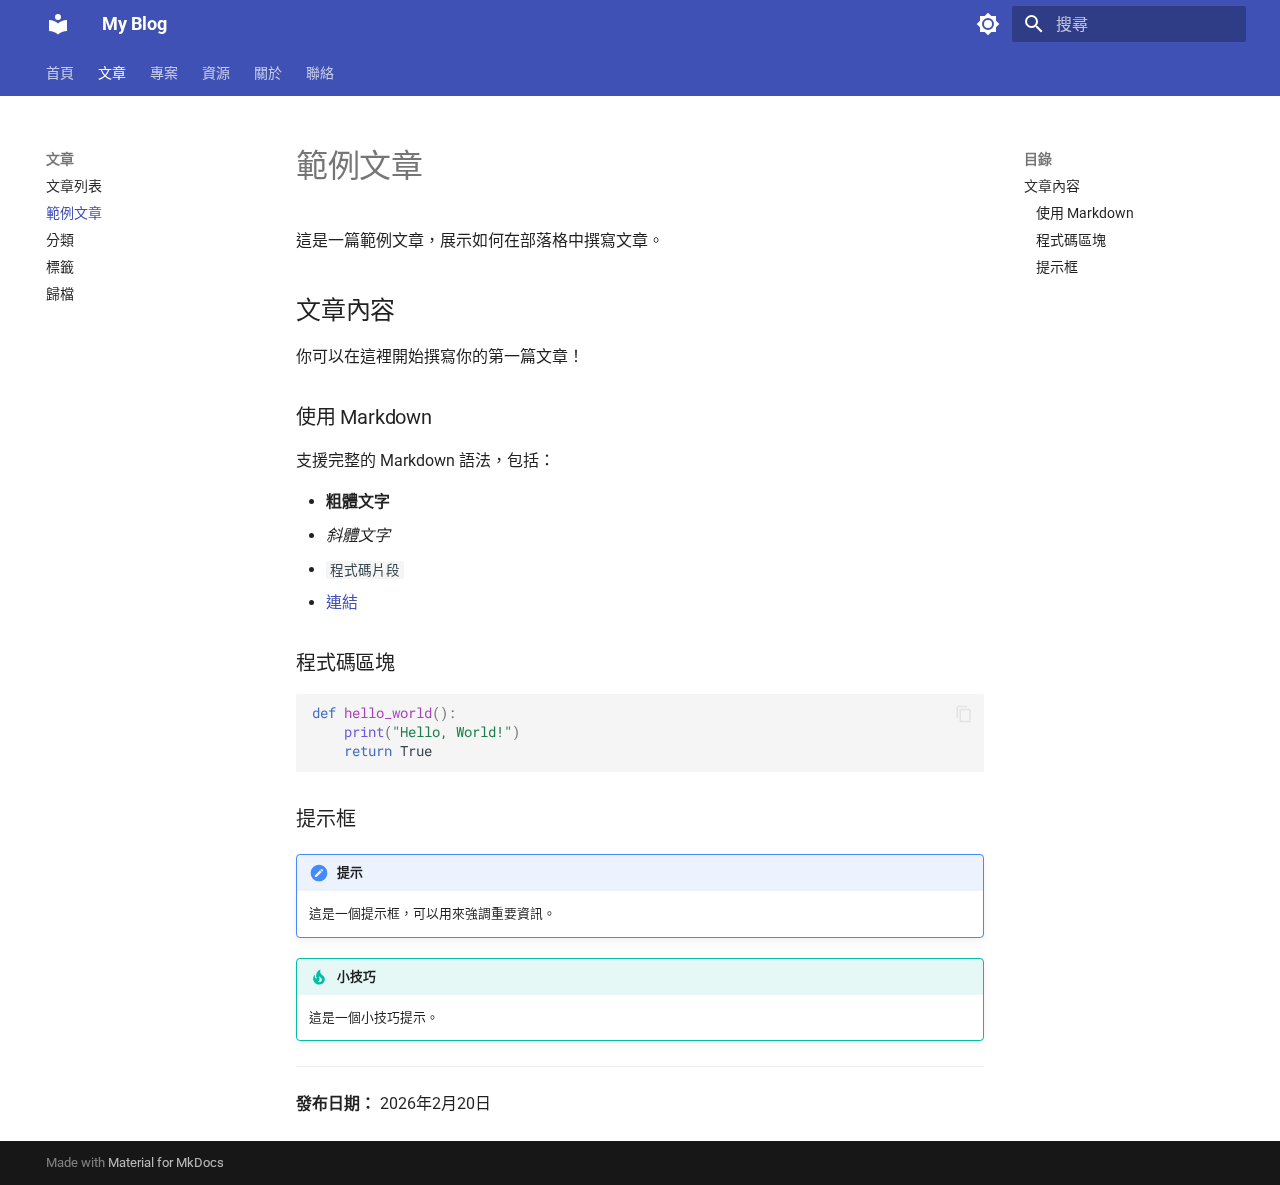
<file: posts/example-post/index.html>
<!doctype html>
<html lang="zh-TW" class="no-js">
  <head>
    
      <meta charset="utf-8">
      <meta name="viewport" content="width=device-width,initial-scale=1">
      
        <meta name="description" content="個人部落格 - 分享技術、生活與思考">
      
      
        <meta name="author" content="Your Name">
      
      
        <link rel="canonical" href="https://yourusername.github.io/blog/posts/example-post/">
      
      
        <link rel="prev" href="../">
      
      
        <link rel="next" href="../../categories/">
      
      
        
      
      
      <link rel="icon" href="../../assets/images/favicon.png">
      <meta name="generator" content="mkdocs-1.6.1, mkdocs-material-9.7.2">
    
    
      
        <title>範例文章 - My Blog</title>
      
    
    
      <link rel="stylesheet" href="../../assets/stylesheets/main.484c7ddc.min.css">
      
        
        <link rel="stylesheet" href="../../assets/stylesheets/palette.ab4e12ef.min.css">
      
      


    
    
      
    
    
      
        
        
        <link rel="preconnect" href="https://fonts.gstatic.com" crossorigin>
        <link rel="stylesheet" href="https://fonts.googleapis.com/css?family=Roboto:300,300i,400,400i,700,700i%7CRoboto+Mono:400,400i,700,700i&display=fallback">
        <style>:root{--md-text-font:"Roboto";--md-code-font:"Roboto Mono"}</style>
      
    
    
    <script>__md_scope=new URL("../..",location),__md_hash=e=>[...e].reduce(((e,_)=>(e<<5)-e+_.charCodeAt(0)),0),__md_get=(e,_=localStorage,t=__md_scope)=>JSON.parse(_.getItem(t.pathname+"."+e)),__md_set=(e,_,t=localStorage,a=__md_scope)=>{try{t.setItem(a.pathname+"."+e,JSON.stringify(_))}catch(e){}}</script>
    
      

    
    
  </head>
  
  
    
    
      
    
    
    
    
    <body dir="ltr" data-md-color-scheme="default" data-md-color-primary="indigo" data-md-color-accent="indigo">
  
    
    <input class="md-toggle" data-md-toggle="drawer" type="checkbox" id="__drawer" autocomplete="off">
    <input class="md-toggle" data-md-toggle="search" type="checkbox" id="__search" autocomplete="off">
    <label class="md-overlay" for="__drawer"></label>
    <div data-md-component="skip">
      
        
        <a href="#_1" class="md-skip">
          跳轉到
        </a>
      
    </div>
    <div data-md-component="announce">
      
    </div>
    
    
      

<header class="md-header" data-md-component="header">
  <nav class="md-header__inner md-grid" aria-label="頁首">
    <a href="../.." title="My Blog" class="md-header__button md-logo" aria-label="My Blog" data-md-component="logo">
      
  
  <svg xmlns="http://www.w3.org/2000/svg" viewBox="0 0 24 24"><path d="M12 8a3 3 0 0 0 3-3 3 3 0 0 0-3-3 3 3 0 0 0-3 3 3 3 0 0 0 3 3m0 3.54C9.64 9.35 6.5 8 3 8v11c3.5 0 6.64 1.35 9 3.54 2.36-2.19 5.5-3.54 9-3.54V8c-3.5 0-6.64 1.35-9 3.54"/></svg>

    </a>
    <label class="md-header__button md-icon" for="__drawer">
      
      <svg xmlns="http://www.w3.org/2000/svg" viewBox="0 0 24 24"><path d="M3 6h18v2H3zm0 5h18v2H3zm0 5h18v2H3z"/></svg>
    </label>
    <div class="md-header__title" data-md-component="header-title">
      <div class="md-header__ellipsis">
        <div class="md-header__topic">
          <span class="md-ellipsis">
            My Blog
          </span>
        </div>
        <div class="md-header__topic" data-md-component="header-topic">
          <span class="md-ellipsis">
            
              範例文章
            
          </span>
        </div>
      </div>
    </div>
    
      
        <form class="md-header__option" data-md-component="palette">
  
    
    
    
    <input class="md-option" data-md-color-media="" data-md-color-scheme="default" data-md-color-primary="indigo" data-md-color-accent="indigo"  aria-label="切換到深色模式"  type="radio" name="__palette" id="__palette_0">
    
      <label class="md-header__button md-icon" title="切換到深色模式" for="__palette_1" hidden>
        <svg xmlns="http://www.w3.org/2000/svg" viewBox="0 0 24 24"><path d="M12 8a4 4 0 0 0-4 4 4 4 0 0 0 4 4 4 4 0 0 0 4-4 4 4 0 0 0-4-4m0 10a6 6 0 0 1-6-6 6 6 0 0 1 6-6 6 6 0 0 1 6 6 6 6 0 0 1-6 6m8-9.31V4h-4.69L12 .69 8.69 4H4v4.69L.69 12 4 15.31V20h4.69L12 23.31 15.31 20H20v-4.69L23.31 12z"/></svg>
      </label>
    
  
    
    
    
    <input class="md-option" data-md-color-media="" data-md-color-scheme="slate" data-md-color-primary="indigo" data-md-color-accent="indigo"  aria-label="切換到淺色模式"  type="radio" name="__palette" id="__palette_1">
    
      <label class="md-header__button md-icon" title="切換到淺色模式" for="__palette_0" hidden>
        <svg xmlns="http://www.w3.org/2000/svg" viewBox="0 0 24 24"><path d="M12 18c-.89 0-1.74-.2-2.5-.55C11.56 16.5 13 14.42 13 12s-1.44-4.5-3.5-5.45C10.26 6.2 11.11 6 12 6a6 6 0 0 1 6 6 6 6 0 0 1-6 6m8-9.31V4h-4.69L12 .69 8.69 4H4v4.69L.69 12 4 15.31V20h4.69L12 23.31 15.31 20H20v-4.69L23.31 12z"/></svg>
      </label>
    
  
</form>
      
    
    
      <script>var palette=__md_get("__palette");if(palette&&palette.color){if("(prefers-color-scheme)"===palette.color.media){var media=matchMedia("(prefers-color-scheme: light)"),input=document.querySelector(media.matches?"[data-md-color-media='(prefers-color-scheme: light)']":"[data-md-color-media='(prefers-color-scheme: dark)']");palette.color.media=input.getAttribute("data-md-color-media"),palette.color.scheme=input.getAttribute("data-md-color-scheme"),palette.color.primary=input.getAttribute("data-md-color-primary"),palette.color.accent=input.getAttribute("data-md-color-accent")}for(var[key,value]of Object.entries(palette.color))document.body.setAttribute("data-md-color-"+key,value)}</script>
    
    
    
      
      
        <label class="md-header__button md-icon" for="__search">
          
          <svg xmlns="http://www.w3.org/2000/svg" viewBox="0 0 24 24"><path d="M9.5 3A6.5 6.5 0 0 1 16 9.5c0 1.61-.59 3.09-1.56 4.23l.27.27h.79l5 5-1.5 1.5-5-5v-.79l-.27-.27A6.52 6.52 0 0 1 9.5 16 6.5 6.5 0 0 1 3 9.5 6.5 6.5 0 0 1 9.5 3m0 2C7 5 5 7 5 9.5S7 14 9.5 14 14 12 14 9.5 12 5 9.5 5"/></svg>
        </label>
        <div class="md-search" data-md-component="search" role="dialog">
  <label class="md-search__overlay" for="__search"></label>
  <div class="md-search__inner" role="search">
    <form class="md-search__form" name="search">
      <input type="text" class="md-search__input" name="query" aria-label="搜尋" placeholder="搜尋" autocapitalize="off" autocorrect="off" autocomplete="off" spellcheck="false" data-md-component="search-query" required>
      <label class="md-search__icon md-icon" for="__search">
        
        <svg xmlns="http://www.w3.org/2000/svg" viewBox="0 0 24 24"><path d="M9.5 3A6.5 6.5 0 0 1 16 9.5c0 1.61-.59 3.09-1.56 4.23l.27.27h.79l5 5-1.5 1.5-5-5v-.79l-.27-.27A6.52 6.52 0 0 1 9.5 16 6.5 6.5 0 0 1 3 9.5 6.5 6.5 0 0 1 9.5 3m0 2C7 5 5 7 5 9.5S7 14 9.5 14 14 12 14 9.5 12 5 9.5 5"/></svg>
        
        <svg xmlns="http://www.w3.org/2000/svg" viewBox="0 0 24 24"><path d="M20 11v2H8l5.5 5.5-1.42 1.42L4.16 12l7.92-7.92L13.5 5.5 8 11z"/></svg>
      </label>
      <nav class="md-search__options" aria-label="搜尋">
        
        <button type="reset" class="md-search__icon md-icon" title="清除" aria-label="清除" tabindex="-1">
          
          <svg xmlns="http://www.w3.org/2000/svg" viewBox="0 0 24 24"><path d="M19 6.41 17.59 5 12 10.59 6.41 5 5 6.41 10.59 12 5 17.59 6.41 19 12 13.41 17.59 19 19 17.59 13.41 12z"/></svg>
        </button>
      </nav>
      
        <div class="md-search__suggest" data-md-component="search-suggest"></div>
      
    </form>
    <div class="md-search__output">
      <div class="md-search__scrollwrap" tabindex="0" data-md-scrollfix>
        <div class="md-search-result" data-md-component="search-result">
          <div class="md-search-result__meta">
            正在初始化搜尋引擎
          </div>
          <ol class="md-search-result__list" role="presentation"></ol>
        </div>
      </div>
    </div>
  </div>
</div>
      
    
    
  </nav>
  
</header>
    
    <div class="md-container" data-md-component="container">
      
      
        
          
            
<nav class="md-tabs" aria-label="標籤" data-md-component="tabs">
  <div class="md-grid">
    <ul class="md-tabs__list">
      
        
  
  
  
  
    <li class="md-tabs__item">
      <a href="../.." class="md-tabs__link">
        
  
  
    
  
  首頁

      </a>
    </li>
  

      
        
  
  
  
    
  
  
    
    
      <li class="md-tabs__item md-tabs__item--active">
        <a href="../" class="md-tabs__link">
          
  
  
  文章

        </a>
      </li>
    
  

      
        
  
  
  
  
    <li class="md-tabs__item">
      <a href="../../projects/" class="md-tabs__link">
        
  
  
    
  
  專案

      </a>
    </li>
  

      
        
  
  
  
  
    <li class="md-tabs__item">
      <a href="../../resources/" class="md-tabs__link">
        
  
  
    
  
  資源

      </a>
    </li>
  

      
        
  
  
  
  
    <li class="md-tabs__item">
      <a href="../../about/" class="md-tabs__link">
        
  
  
    
  
  關於

      </a>
    </li>
  

      
        
  
  
  
  
    <li class="md-tabs__item">
      <a href="../../contact/" class="md-tabs__link">
        
  
  
    
  
  聯絡

      </a>
    </li>
  

      
    </ul>
  </div>
</nav>
          
        
      
      <main class="md-main" data-md-component="main">
        <div class="md-main__inner md-grid">
          
            
              
              <div class="md-sidebar md-sidebar--primary" data-md-component="sidebar" data-md-type="navigation" >
                <div class="md-sidebar__scrollwrap">
                  <div class="md-sidebar__inner">
                    


  


<nav class="md-nav md-nav--primary md-nav--lifted" aria-label="導覽列" data-md-level="0">
  <label class="md-nav__title" for="__drawer">
    <a href="../.." title="My Blog" class="md-nav__button md-logo" aria-label="My Blog" data-md-component="logo">
      
  
  <svg xmlns="http://www.w3.org/2000/svg" viewBox="0 0 24 24"><path d="M12 8a3 3 0 0 0 3-3 3 3 0 0 0-3-3 3 3 0 0 0-3 3 3 3 0 0 0 3 3m0 3.54C9.64 9.35 6.5 8 3 8v11c3.5 0 6.64 1.35 9 3.54 2.36-2.19 5.5-3.54 9-3.54V8c-3.5 0-6.64 1.35-9 3.54"/></svg>

    </a>
    My Blog
  </label>
  
  <ul class="md-nav__list" data-md-scrollfix>
    
      
      
  
  
  
  
    <li class="md-nav__item">
      <a href="../.." class="md-nav__link">
        
  
  
  <span class="md-ellipsis">
    
  
    首頁
  

    
  </span>
  
  

      </a>
    </li>
  

    
      
      
  
  
    
  
  
  
    
    
    
    
      
        
        
      
      
        
      
    
    
    <li class="md-nav__item md-nav__item--active md-nav__item--section md-nav__item--nested">
      
        
        
        <input class="md-nav__toggle md-toggle " type="checkbox" id="__nav_2" checked>
        
          
          <label class="md-nav__link" for="__nav_2" id="__nav_2_label" tabindex="">
            
  
  
  <span class="md-ellipsis">
    
  
    文章
  

    
  </span>
  
  

            <span class="md-nav__icon md-icon"></span>
          </label>
        
        <nav class="md-nav" data-md-level="1" aria-labelledby="__nav_2_label" aria-expanded="true">
          <label class="md-nav__title" for="__nav_2">
            <span class="md-nav__icon md-icon"></span>
            
  
    文章
  

          </label>
          <ul class="md-nav__list" data-md-scrollfix>
            
              
                
  
  
  
  
    <li class="md-nav__item">
      <a href="../" class="md-nav__link">
        
  
  
  <span class="md-ellipsis">
    
  
    文章列表
  

    
  </span>
  
  

      </a>
    </li>
  

              
            
              
                
  
  
    
  
  
  
    <li class="md-nav__item md-nav__item--active">
      
      <input class="md-nav__toggle md-toggle" type="checkbox" id="__toc">
      
      
        
      
      
        <label class="md-nav__link md-nav__link--active" for="__toc">
          
  
  
  <span class="md-ellipsis">
    
  
    範例文章
  

    
  </span>
  
  

          <span class="md-nav__icon md-icon"></span>
        </label>
      
      <a href="./" class="md-nav__link md-nav__link--active">
        
  
  
  <span class="md-ellipsis">
    
  
    範例文章
  

    
  </span>
  
  

      </a>
      
        

<nav class="md-nav md-nav--secondary" aria-label="目錄">
  
  
  
    
  
  
    <label class="md-nav__title" for="__toc">
      <span class="md-nav__icon md-icon"></span>
      目錄
    </label>
    <ul class="md-nav__list" data-md-component="toc" data-md-scrollfix>
      
        <li class="md-nav__item">
  <a href="#_2" class="md-nav__link">
    <span class="md-ellipsis">
      
        文章內容
      
    </span>
  </a>
  
    <nav class="md-nav" aria-label="文章內容">
      <ul class="md-nav__list">
        
          <li class="md-nav__item">
  <a href="#markdown" class="md-nav__link">
    <span class="md-ellipsis">
      
        使用 Markdown
      
    </span>
  </a>
  
</li>
        
          <li class="md-nav__item">
  <a href="#_3" class="md-nav__link">
    <span class="md-ellipsis">
      
        程式碼區塊
      
    </span>
  </a>
  
</li>
        
          <li class="md-nav__item">
  <a href="#_4" class="md-nav__link">
    <span class="md-ellipsis">
      
        提示框
      
    </span>
  </a>
  
</li>
        
      </ul>
    </nav>
  
</li>
      
    </ul>
  
</nav>
      
    </li>
  

              
            
              
                
  
  
  
  
    <li class="md-nav__item">
      <a href="../../categories/" class="md-nav__link">
        
  
  
  <span class="md-ellipsis">
    
  
    分類
  

    
  </span>
  
  

      </a>
    </li>
  

              
            
              
                
  
  
  
  
    <li class="md-nav__item">
      <a href="../../tags/" class="md-nav__link">
        
  
  
  <span class="md-ellipsis">
    
  
    標籤
  

    
  </span>
  
  

      </a>
    </li>
  

              
            
              
                
  
  
  
  
    <li class="md-nav__item">
      <a href="../../archive/" class="md-nav__link">
        
  
  
  <span class="md-ellipsis">
    
  
    歸檔
  

    
  </span>
  
  

      </a>
    </li>
  

              
            
          </ul>
        </nav>
      
    </li>
  

    
      
      
  
  
  
  
    <li class="md-nav__item">
      <a href="../../projects/" class="md-nav__link">
        
  
  
  <span class="md-ellipsis">
    
  
    專案
  

    
  </span>
  
  

      </a>
    </li>
  

    
      
      
  
  
  
  
    <li class="md-nav__item">
      <a href="../../resources/" class="md-nav__link">
        
  
  
  <span class="md-ellipsis">
    
  
    資源
  

    
  </span>
  
  

      </a>
    </li>
  

    
      
      
  
  
  
  
    <li class="md-nav__item">
      <a href="../../about/" class="md-nav__link">
        
  
  
  <span class="md-ellipsis">
    
  
    關於
  

    
  </span>
  
  

      </a>
    </li>
  

    
      
      
  
  
  
  
    <li class="md-nav__item">
      <a href="../../contact/" class="md-nav__link">
        
  
  
  <span class="md-ellipsis">
    
  
    聯絡
  

    
  </span>
  
  

      </a>
    </li>
  

    
  </ul>
</nav>
                  </div>
                </div>
              </div>
            
            
              
              <div class="md-sidebar md-sidebar--secondary" data-md-component="sidebar" data-md-type="toc" >
                <div class="md-sidebar__scrollwrap">
                  <div class="md-sidebar__inner">
                    

<nav class="md-nav md-nav--secondary" aria-label="目錄">
  
  
  
    
  
  
    <label class="md-nav__title" for="__toc">
      <span class="md-nav__icon md-icon"></span>
      目錄
    </label>
    <ul class="md-nav__list" data-md-component="toc" data-md-scrollfix>
      
        <li class="md-nav__item">
  <a href="#_2" class="md-nav__link">
    <span class="md-ellipsis">
      
        文章內容
      
    </span>
  </a>
  
    <nav class="md-nav" aria-label="文章內容">
      <ul class="md-nav__list">
        
          <li class="md-nav__item">
  <a href="#markdown" class="md-nav__link">
    <span class="md-ellipsis">
      
        使用 Markdown
      
    </span>
  </a>
  
</li>
        
          <li class="md-nav__item">
  <a href="#_3" class="md-nav__link">
    <span class="md-ellipsis">
      
        程式碼區塊
      
    </span>
  </a>
  
</li>
        
          <li class="md-nav__item">
  <a href="#_4" class="md-nav__link">
    <span class="md-ellipsis">
      
        提示框
      
    </span>
  </a>
  
</li>
        
      </ul>
    </nav>
  
</li>
      
    </ul>
  
</nav>
                  </div>
                </div>
              </div>
            
          
          
            <div class="md-content" data-md-component="content">
              
              <article class="md-content__inner md-typeset">
                
                  



<h1 id="_1">範例文章<a class="headerlink" href="#_1" title="Permanent link">&para;</a></h1>
<p>這是一篇範例文章，展示如何在部落格中撰寫文章。</p>
<h2 id="_2">文章內容<a class="headerlink" href="#_2" title="Permanent link">&para;</a></h2>
<p>你可以在這裡開始撰寫你的第一篇文章！</p>
<h3 id="markdown">使用 Markdown<a class="headerlink" href="#markdown" title="Permanent link">&para;</a></h3>
<p>支援完整的 Markdown 語法，包括：</p>
<ul>
<li><strong>粗體文字</strong></li>
<li><em>斜體文字</em></li>
<li><code>程式碼片段</code></li>
<li><a href="https://example.com">連結</a></li>
</ul>
<h3 id="_3">程式碼區塊<a class="headerlink" href="#_3" title="Permanent link">&para;</a></h3>
<div class="highlight"><pre><span></span><code><a id="__codelineno-0-1" name="__codelineno-0-1" href="#__codelineno-0-1"></a><span class="k">def</span><span class="w"> </span><span class="nf">hello_world</span><span class="p">():</span>
<a id="__codelineno-0-2" name="__codelineno-0-2" href="#__codelineno-0-2"></a>    <span class="nb">print</span><span class="p">(</span><span class="s2">&quot;Hello, World!&quot;</span><span class="p">)</span>
<a id="__codelineno-0-3" name="__codelineno-0-3" href="#__codelineno-0-3"></a>    <span class="k">return</span> <span class="kc">True</span>
</code></pre></div>
<h3 id="_4">提示框<a class="headerlink" href="#_4" title="Permanent link">&para;</a></h3>
<div class="admonition note">
<p class="admonition-title">提示</p>
<p>這是一個提示框，可以用來強調重要資訊。</p>
</div>
<div class="admonition tip">
<p class="admonition-title">小技巧</p>
<p>這是一個小技巧提示。</p>
</div>
<hr />
<p><strong>發布日期：</strong> 2026年2月20日</p>












                
              </article>
            </div>
          
          
<script>var target=document.getElementById(location.hash.slice(1));target&&target.name&&(target.checked=target.name.startsWith("__tabbed_"))</script>
        </div>
        
          <button type="button" class="md-top md-icon" data-md-component="top" hidden>
  
  <svg xmlns="http://www.w3.org/2000/svg" viewBox="0 0 24 24"><path d="M13 20h-2V8l-5.5 5.5-1.42-1.42L12 4.16l7.92 7.92-1.42 1.42L13 8z"/></svg>
  回到頂端
</button>
        
      </main>
      
        <footer class="md-footer">
  
  <div class="md-footer-meta md-typeset">
    <div class="md-footer-meta__inner md-grid">
      <div class="md-copyright">
  
  
    Made with
    <a href="https://squidfunk.github.io/mkdocs-material/" target="_blank" rel="noopener">
      Material for MkDocs
    </a>
  
</div>
      
    </div>
  </div>
</footer>
      
    </div>
    <div class="md-dialog" data-md-component="dialog">
      <div class="md-dialog__inner md-typeset"></div>
    </div>
    
    
    
      
      
      <script id="__config" type="application/json">{"annotate": null, "base": "../..", "features": ["navigation.tabs", "navigation.sections", "navigation.expand", "navigation.top", "search.suggest", "search.highlight", "content.code.annotate", "content.code.copy"], "search": "../../assets/javascripts/workers/search.2c215733.min.js", "tags": null, "translations": {"clipboard.copied": "\u5df2\u8907\u88fd", "clipboard.copy": "\u8907\u88fd", "search.result.more.one": "\u6b64\u9801\u5c1a\u6709 1 \u500b\u7b26\u5408\u7684\u9805\u76ee", "search.result.more.other": "\u6b64\u9801\u5c1a\u6709 # \u500b\u7b26\u5408\u7684\u9805\u76ee", "search.result.none": "\u6c92\u6709\u7b26\u5408\u7684\u9805\u76ee", "search.result.one": "\u627e\u5230 1 \u500b\u7b26\u5408\u7684\u9805\u76ee", "search.result.other": "\u627e\u5230 # \u500b\u7b26\u5408\u7684\u9805\u76ee", "search.result.placeholder": "\u6253\u5b57\u9032\u884c\u641c\u5c0b", "search.result.term.missing": "\u7f3a\u5c11\u5b57\u8a5e", "select.version": "\u9078\u64c7\u7248\u672c"}, "version": null}</script>
    
    
      <script src="../../assets/javascripts/bundle.79ae519e.min.js"></script>
      
    
  </body>
</html>
</file>
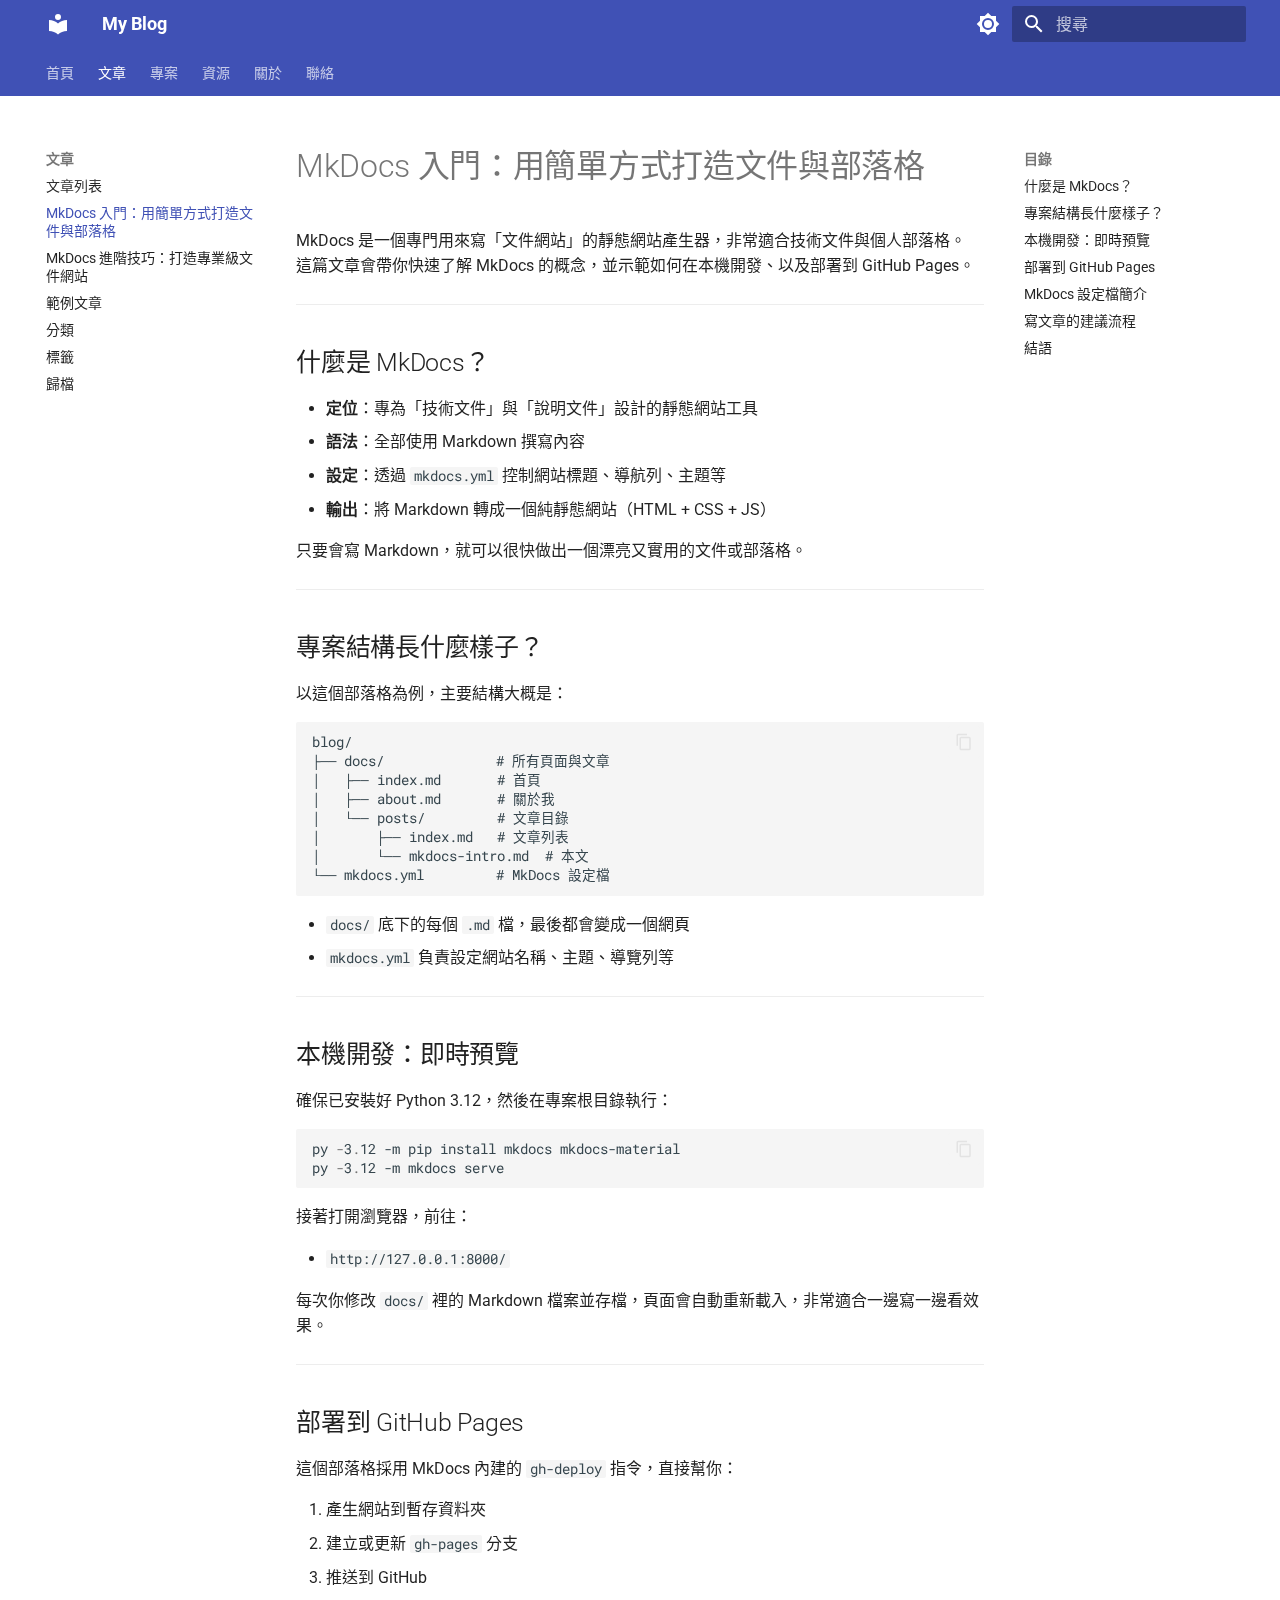
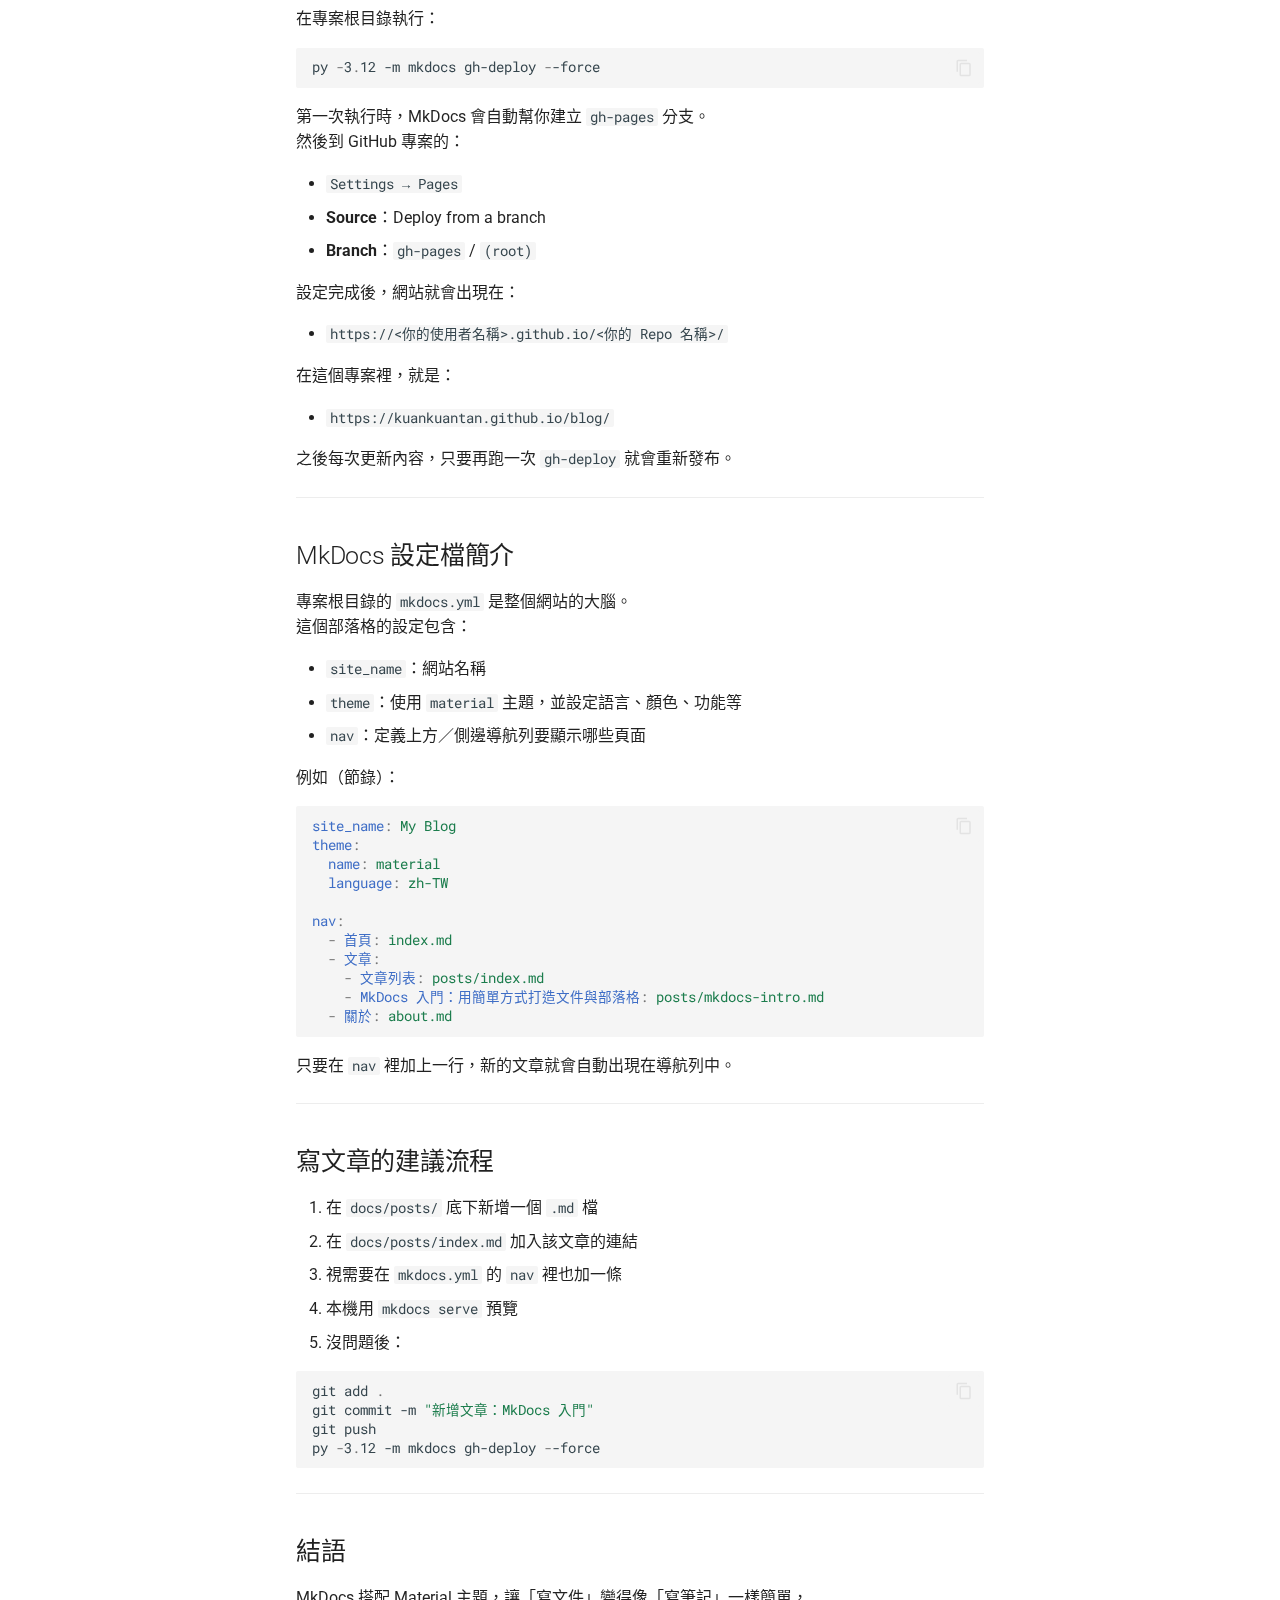
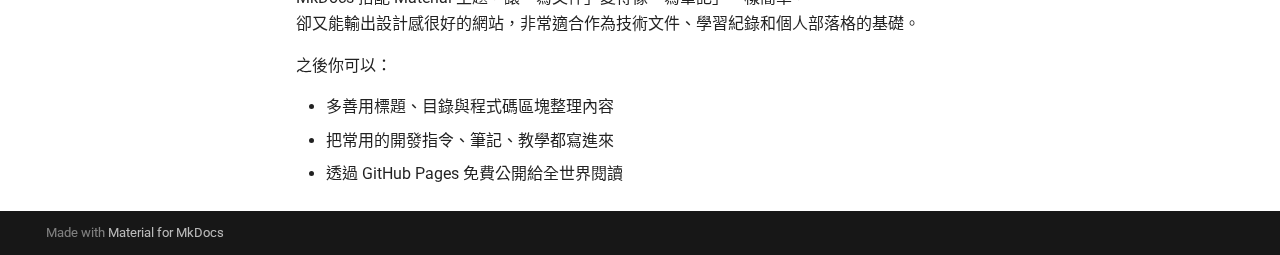
<file: posts/mkdocs-intro/index.html>
<!doctype html>
<html lang="zh-TW" class="no-js">
  <head>
    
      <meta charset="utf-8">
      <meta name="viewport" content="width=device-width,initial-scale=1">
      
        <meta name="description" content="個人部落格 - 分享技術、生活與思考">
      
      
        <meta name="author" content="Your Name">
      
      
        <link rel="canonical" href="https://yourusername.github.io/blog/posts/mkdocs-intro/">
      
      
        <link rel="prev" href="../">
      
      
        <link rel="next" href="../mkdocs-advanced/">
      
      
        
      
      
      <link rel="icon" href="../../assets/images/favicon.png">
      <meta name="generator" content="mkdocs-1.6.1, mkdocs-material-9.7.2">
    
    
      
        <title>MkDocs 入門：用簡單方式打造文件與部落格 - My Blog</title>
      
    
    
      <link rel="stylesheet" href="../../assets/stylesheets/main.484c7ddc.min.css">
      
        
        <link rel="stylesheet" href="../../assets/stylesheets/palette.ab4e12ef.min.css">
      
      


    
    
      
    
    
      
        
        
        <link rel="preconnect" href="https://fonts.gstatic.com" crossorigin>
        <link rel="stylesheet" href="https://fonts.googleapis.com/css?family=Roboto:300,300i,400,400i,700,700i%7CRoboto+Mono:400,400i,700,700i&display=fallback">
        <style>:root{--md-text-font:"Roboto";--md-code-font:"Roboto Mono"}</style>
      
    
    
    <script>__md_scope=new URL("../..",location),__md_hash=e=>[...e].reduce(((e,_)=>(e<<5)-e+_.charCodeAt(0)),0),__md_get=(e,_=localStorage,t=__md_scope)=>JSON.parse(_.getItem(t.pathname+"."+e)),__md_set=(e,_,t=localStorage,a=__md_scope)=>{try{t.setItem(a.pathname+"."+e,JSON.stringify(_))}catch(e){}}</script>
    
      

    
    
  </head>
  
  
    
    
      
    
    
    
    
    <body dir="ltr" data-md-color-scheme="default" data-md-color-primary="indigo" data-md-color-accent="indigo">
  
    
    <input class="md-toggle" data-md-toggle="drawer" type="checkbox" id="__drawer" autocomplete="off">
    <input class="md-toggle" data-md-toggle="search" type="checkbox" id="__search" autocomplete="off">
    <label class="md-overlay" for="__drawer"></label>
    <div data-md-component="skip">
      
        
        <a href="#mkdocs" class="md-skip">
          跳轉到
        </a>
      
    </div>
    <div data-md-component="announce">
      
    </div>
    
    
      

<header class="md-header" data-md-component="header">
  <nav class="md-header__inner md-grid" aria-label="頁首">
    <a href="../.." title="My Blog" class="md-header__button md-logo" aria-label="My Blog" data-md-component="logo">
      
  
  <svg xmlns="http://www.w3.org/2000/svg" viewBox="0 0 24 24"><path d="M12 8a3 3 0 0 0 3-3 3 3 0 0 0-3-3 3 3 0 0 0-3 3 3 3 0 0 0 3 3m0 3.54C9.64 9.35 6.5 8 3 8v11c3.5 0 6.64 1.35 9 3.54 2.36-2.19 5.5-3.54 9-3.54V8c-3.5 0-6.64 1.35-9 3.54"/></svg>

    </a>
    <label class="md-header__button md-icon" for="__drawer">
      
      <svg xmlns="http://www.w3.org/2000/svg" viewBox="0 0 24 24"><path d="M3 6h18v2H3zm0 5h18v2H3zm0 5h18v2H3z"/></svg>
    </label>
    <div class="md-header__title" data-md-component="header-title">
      <div class="md-header__ellipsis">
        <div class="md-header__topic">
          <span class="md-ellipsis">
            My Blog
          </span>
        </div>
        <div class="md-header__topic" data-md-component="header-topic">
          <span class="md-ellipsis">
            
              MkDocs 入門：用簡單方式打造文件與部落格
            
          </span>
        </div>
      </div>
    </div>
    
      
        <form class="md-header__option" data-md-component="palette">
  
    
    
    
    <input class="md-option" data-md-color-media="" data-md-color-scheme="default" data-md-color-primary="indigo" data-md-color-accent="indigo"  aria-label="切換到深色模式"  type="radio" name="__palette" id="__palette_0">
    
      <label class="md-header__button md-icon" title="切換到深色模式" for="__palette_1" hidden>
        <svg xmlns="http://www.w3.org/2000/svg" viewBox="0 0 24 24"><path d="M12 8a4 4 0 0 0-4 4 4 4 0 0 0 4 4 4 4 0 0 0 4-4 4 4 0 0 0-4-4m0 10a6 6 0 0 1-6-6 6 6 0 0 1 6-6 6 6 0 0 1 6 6 6 6 0 0 1-6 6m8-9.31V4h-4.69L12 .69 8.69 4H4v4.69L.69 12 4 15.31V20h4.69L12 23.31 15.31 20H20v-4.69L23.31 12z"/></svg>
      </label>
    
  
    
    
    
    <input class="md-option" data-md-color-media="" data-md-color-scheme="slate" data-md-color-primary="indigo" data-md-color-accent="indigo"  aria-label="切換到淺色模式"  type="radio" name="__palette" id="__palette_1">
    
      <label class="md-header__button md-icon" title="切換到淺色模式" for="__palette_0" hidden>
        <svg xmlns="http://www.w3.org/2000/svg" viewBox="0 0 24 24"><path d="M12 18c-.89 0-1.74-.2-2.5-.55C11.56 16.5 13 14.42 13 12s-1.44-4.5-3.5-5.45C10.26 6.2 11.11 6 12 6a6 6 0 0 1 6 6 6 6 0 0 1-6 6m8-9.31V4h-4.69L12 .69 8.69 4H4v4.69L.69 12 4 15.31V20h4.69L12 23.31 15.31 20H20v-4.69L23.31 12z"/></svg>
      </label>
    
  
</form>
      
    
    
      <script>var palette=__md_get("__palette");if(palette&&palette.color){if("(prefers-color-scheme)"===palette.color.media){var media=matchMedia("(prefers-color-scheme: light)"),input=document.querySelector(media.matches?"[data-md-color-media='(prefers-color-scheme: light)']":"[data-md-color-media='(prefers-color-scheme: dark)']");palette.color.media=input.getAttribute("data-md-color-media"),palette.color.scheme=input.getAttribute("data-md-color-scheme"),palette.color.primary=input.getAttribute("data-md-color-primary"),palette.color.accent=input.getAttribute("data-md-color-accent")}for(var[key,value]of Object.entries(palette.color))document.body.setAttribute("data-md-color-"+key,value)}</script>
    
    
    
      
      
        <label class="md-header__button md-icon" for="__search">
          
          <svg xmlns="http://www.w3.org/2000/svg" viewBox="0 0 24 24"><path d="M9.5 3A6.5 6.5 0 0 1 16 9.5c0 1.61-.59 3.09-1.56 4.23l.27.27h.79l5 5-1.5 1.5-5-5v-.79l-.27-.27A6.52 6.52 0 0 1 9.5 16 6.5 6.5 0 0 1 3 9.5 6.5 6.5 0 0 1 9.5 3m0 2C7 5 5 7 5 9.5S7 14 9.5 14 14 12 14 9.5 12 5 9.5 5"/></svg>
        </label>
        <div class="md-search" data-md-component="search" role="dialog">
  <label class="md-search__overlay" for="__search"></label>
  <div class="md-search__inner" role="search">
    <form class="md-search__form" name="search">
      <input type="text" class="md-search__input" name="query" aria-label="搜尋" placeholder="搜尋" autocapitalize="off" autocorrect="off" autocomplete="off" spellcheck="false" data-md-component="search-query" required>
      <label class="md-search__icon md-icon" for="__search">
        
        <svg xmlns="http://www.w3.org/2000/svg" viewBox="0 0 24 24"><path d="M9.5 3A6.5 6.5 0 0 1 16 9.5c0 1.61-.59 3.09-1.56 4.23l.27.27h.79l5 5-1.5 1.5-5-5v-.79l-.27-.27A6.52 6.52 0 0 1 9.5 16 6.5 6.5 0 0 1 3 9.5 6.5 6.5 0 0 1 9.5 3m0 2C7 5 5 7 5 9.5S7 14 9.5 14 14 12 14 9.5 12 5 9.5 5"/></svg>
        
        <svg xmlns="http://www.w3.org/2000/svg" viewBox="0 0 24 24"><path d="M20 11v2H8l5.5 5.5-1.42 1.42L4.16 12l7.92-7.92L13.5 5.5 8 11z"/></svg>
      </label>
      <nav class="md-search__options" aria-label="搜尋">
        
        <button type="reset" class="md-search__icon md-icon" title="清除" aria-label="清除" tabindex="-1">
          
          <svg xmlns="http://www.w3.org/2000/svg" viewBox="0 0 24 24"><path d="M19 6.41 17.59 5 12 10.59 6.41 5 5 6.41 10.59 12 5 17.59 6.41 19 12 13.41 17.59 19 19 17.59 13.41 12z"/></svg>
        </button>
      </nav>
      
        <div class="md-search__suggest" data-md-component="search-suggest"></div>
      
    </form>
    <div class="md-search__output">
      <div class="md-search__scrollwrap" tabindex="0" data-md-scrollfix>
        <div class="md-search-result" data-md-component="search-result">
          <div class="md-search-result__meta">
            正在初始化搜尋引擎
          </div>
          <ol class="md-search-result__list" role="presentation"></ol>
        </div>
      </div>
    </div>
  </div>
</div>
      
    
    
  </nav>
  
</header>
    
    <div class="md-container" data-md-component="container">
      
      
        
          
            
<nav class="md-tabs" aria-label="標籤" data-md-component="tabs">
  <div class="md-grid">
    <ul class="md-tabs__list">
      
        
  
  
  
  
    <li class="md-tabs__item">
      <a href="../.." class="md-tabs__link">
        
  
  
    
  
  首頁

      </a>
    </li>
  

      
        
  
  
  
    
  
  
    
    
      <li class="md-tabs__item md-tabs__item--active">
        <a href="../" class="md-tabs__link">
          
  
  
  文章

        </a>
      </li>
    
  

      
        
  
  
  
  
    <li class="md-tabs__item">
      <a href="../../projects/" class="md-tabs__link">
        
  
  
    
  
  專案

      </a>
    </li>
  

      
        
  
  
  
  
    <li class="md-tabs__item">
      <a href="../../resources/" class="md-tabs__link">
        
  
  
    
  
  資源

      </a>
    </li>
  

      
        
  
  
  
  
    <li class="md-tabs__item">
      <a href="../../about/" class="md-tabs__link">
        
  
  
    
  
  關於

      </a>
    </li>
  

      
        
  
  
  
  
    <li class="md-tabs__item">
      <a href="../../contact/" class="md-tabs__link">
        
  
  
    
  
  聯絡

      </a>
    </li>
  

      
    </ul>
  </div>
</nav>
          
        
      
      <main class="md-main" data-md-component="main">
        <div class="md-main__inner md-grid">
          
            
              
              <div class="md-sidebar md-sidebar--primary" data-md-component="sidebar" data-md-type="navigation" >
                <div class="md-sidebar__scrollwrap">
                  <div class="md-sidebar__inner">
                    


  


<nav class="md-nav md-nav--primary md-nav--lifted" aria-label="導覽列" data-md-level="0">
  <label class="md-nav__title" for="__drawer">
    <a href="../.." title="My Blog" class="md-nav__button md-logo" aria-label="My Blog" data-md-component="logo">
      
  
  <svg xmlns="http://www.w3.org/2000/svg" viewBox="0 0 24 24"><path d="M12 8a3 3 0 0 0 3-3 3 3 0 0 0-3-3 3 3 0 0 0-3 3 3 3 0 0 0 3 3m0 3.54C9.64 9.35 6.5 8 3 8v11c3.5 0 6.64 1.35 9 3.54 2.36-2.19 5.5-3.54 9-3.54V8c-3.5 0-6.64 1.35-9 3.54"/></svg>

    </a>
    My Blog
  </label>
  
  <ul class="md-nav__list" data-md-scrollfix>
    
      
      
  
  
  
  
    <li class="md-nav__item">
      <a href="../.." class="md-nav__link">
        
  
  
  <span class="md-ellipsis">
    
  
    首頁
  

    
  </span>
  
  

      </a>
    </li>
  

    
      
      
  
  
    
  
  
  
    
    
    
    
      
        
        
      
      
        
      
    
    
    <li class="md-nav__item md-nav__item--active md-nav__item--section md-nav__item--nested">
      
        
        
        <input class="md-nav__toggle md-toggle " type="checkbox" id="__nav_2" checked>
        
          
          <label class="md-nav__link" for="__nav_2" id="__nav_2_label" tabindex="">
            
  
  
  <span class="md-ellipsis">
    
  
    文章
  

    
  </span>
  
  

            <span class="md-nav__icon md-icon"></span>
          </label>
        
        <nav class="md-nav" data-md-level="1" aria-labelledby="__nav_2_label" aria-expanded="true">
          <label class="md-nav__title" for="__nav_2">
            <span class="md-nav__icon md-icon"></span>
            
  
    文章
  

          </label>
          <ul class="md-nav__list" data-md-scrollfix>
            
              
                
  
  
  
  
    <li class="md-nav__item">
      <a href="../" class="md-nav__link">
        
  
  
  <span class="md-ellipsis">
    
  
    文章列表
  

    
  </span>
  
  

      </a>
    </li>
  

              
            
              
                
  
  
    
  
  
  
    <li class="md-nav__item md-nav__item--active">
      
      <input class="md-nav__toggle md-toggle" type="checkbox" id="__toc">
      
      
        
      
      
        <label class="md-nav__link md-nav__link--active" for="__toc">
          
  
  
  <span class="md-ellipsis">
    
  
    MkDocs 入門：用簡單方式打造文件與部落格
  

    
  </span>
  
  

          <span class="md-nav__icon md-icon"></span>
        </label>
      
      <a href="./" class="md-nav__link md-nav__link--active">
        
  
  
  <span class="md-ellipsis">
    
  
    MkDocs 入門：用簡單方式打造文件與部落格
  

    
  </span>
  
  

      </a>
      
        

<nav class="md-nav md-nav--secondary" aria-label="目錄">
  
  
  
    
  
  
    <label class="md-nav__title" for="__toc">
      <span class="md-nav__icon md-icon"></span>
      目錄
    </label>
    <ul class="md-nav__list" data-md-component="toc" data-md-scrollfix>
      
        <li class="md-nav__item">
  <a href="#mkdocs_1" class="md-nav__link">
    <span class="md-ellipsis">
      
        什麼是 MkDocs？
      
    </span>
  </a>
  
</li>
      
        <li class="md-nav__item">
  <a href="#_1" class="md-nav__link">
    <span class="md-ellipsis">
      
        專案結構長什麼樣子？
      
    </span>
  </a>
  
</li>
      
        <li class="md-nav__item">
  <a href="#_2" class="md-nav__link">
    <span class="md-ellipsis">
      
        本機開發：即時預覽
      
    </span>
  </a>
  
</li>
      
        <li class="md-nav__item">
  <a href="#github-pages" class="md-nav__link">
    <span class="md-ellipsis">
      
        部署到 GitHub Pages
      
    </span>
  </a>
  
</li>
      
        <li class="md-nav__item">
  <a href="#mkdocs_2" class="md-nav__link">
    <span class="md-ellipsis">
      
        MkDocs 設定檔簡介
      
    </span>
  </a>
  
</li>
      
        <li class="md-nav__item">
  <a href="#_3" class="md-nav__link">
    <span class="md-ellipsis">
      
        寫文章的建議流程
      
    </span>
  </a>
  
</li>
      
        <li class="md-nav__item">
  <a href="#_4" class="md-nav__link">
    <span class="md-ellipsis">
      
        結語
      
    </span>
  </a>
  
</li>
      
    </ul>
  
</nav>
      
    </li>
  

              
            
              
                
  
  
  
  
    <li class="md-nav__item">
      <a href="../mkdocs-advanced/" class="md-nav__link">
        
  
  
  <span class="md-ellipsis">
    
  
    MkDocs 進階技巧：打造專業級文件網站
  

    
  </span>
  
  

      </a>
    </li>
  

              
            
              
                
  
  
  
  
    <li class="md-nav__item">
      <a href="../example-post/" class="md-nav__link">
        
  
  
  <span class="md-ellipsis">
    
  
    範例文章
  

    
  </span>
  
  

      </a>
    </li>
  

              
            
              
                
  
  
  
  
    <li class="md-nav__item">
      <a href="../../categories/" class="md-nav__link">
        
  
  
  <span class="md-ellipsis">
    
  
    分類
  

    
  </span>
  
  

      </a>
    </li>
  

              
            
              
                
  
  
  
  
    <li class="md-nav__item">
      <a href="../../tags/" class="md-nav__link">
        
  
  
  <span class="md-ellipsis">
    
  
    標籤
  

    
  </span>
  
  

      </a>
    </li>
  

              
            
              
                
  
  
  
  
    <li class="md-nav__item">
      <a href="../../archive/" class="md-nav__link">
        
  
  
  <span class="md-ellipsis">
    
  
    歸檔
  

    
  </span>
  
  

      </a>
    </li>
  

              
            
          </ul>
        </nav>
      
    </li>
  

    
      
      
  
  
  
  
    <li class="md-nav__item">
      <a href="../../projects/" class="md-nav__link">
        
  
  
  <span class="md-ellipsis">
    
  
    專案
  

    
  </span>
  
  

      </a>
    </li>
  

    
      
      
  
  
  
  
    <li class="md-nav__item">
      <a href="../../resources/" class="md-nav__link">
        
  
  
  <span class="md-ellipsis">
    
  
    資源
  

    
  </span>
  
  

      </a>
    </li>
  

    
      
      
  
  
  
  
    <li class="md-nav__item">
      <a href="../../about/" class="md-nav__link">
        
  
  
  <span class="md-ellipsis">
    
  
    關於
  

    
  </span>
  
  

      </a>
    </li>
  

    
      
      
  
  
  
  
    <li class="md-nav__item">
      <a href="../../contact/" class="md-nav__link">
        
  
  
  <span class="md-ellipsis">
    
  
    聯絡
  

    
  </span>
  
  

      </a>
    </li>
  

    
  </ul>
</nav>
                  </div>
                </div>
              </div>
            
            
              
              <div class="md-sidebar md-sidebar--secondary" data-md-component="sidebar" data-md-type="toc" >
                <div class="md-sidebar__scrollwrap">
                  <div class="md-sidebar__inner">
                    

<nav class="md-nav md-nav--secondary" aria-label="目錄">
  
  
  
    
  
  
    <label class="md-nav__title" for="__toc">
      <span class="md-nav__icon md-icon"></span>
      目錄
    </label>
    <ul class="md-nav__list" data-md-component="toc" data-md-scrollfix>
      
        <li class="md-nav__item">
  <a href="#mkdocs_1" class="md-nav__link">
    <span class="md-ellipsis">
      
        什麼是 MkDocs？
      
    </span>
  </a>
  
</li>
      
        <li class="md-nav__item">
  <a href="#_1" class="md-nav__link">
    <span class="md-ellipsis">
      
        專案結構長什麼樣子？
      
    </span>
  </a>
  
</li>
      
        <li class="md-nav__item">
  <a href="#_2" class="md-nav__link">
    <span class="md-ellipsis">
      
        本機開發：即時預覽
      
    </span>
  </a>
  
</li>
      
        <li class="md-nav__item">
  <a href="#github-pages" class="md-nav__link">
    <span class="md-ellipsis">
      
        部署到 GitHub Pages
      
    </span>
  </a>
  
</li>
      
        <li class="md-nav__item">
  <a href="#mkdocs_2" class="md-nav__link">
    <span class="md-ellipsis">
      
        MkDocs 設定檔簡介
      
    </span>
  </a>
  
</li>
      
        <li class="md-nav__item">
  <a href="#_3" class="md-nav__link">
    <span class="md-ellipsis">
      
        寫文章的建議流程
      
    </span>
  </a>
  
</li>
      
        <li class="md-nav__item">
  <a href="#_4" class="md-nav__link">
    <span class="md-ellipsis">
      
        結語
      
    </span>
  </a>
  
</li>
      
    </ul>
  
</nav>
                  </div>
                </div>
              </div>
            
          
          
            <div class="md-content" data-md-component="content">
              
              <article class="md-content__inner md-typeset">
                
                  



<h1 id="mkdocs">MkDocs 入門：用簡單方式打造文件與部落格<a class="headerlink" href="#mkdocs" title="Permanent link">&para;</a></h1>
<p>MkDocs 是一個專門用來寫「文件網站」的靜態網站產生器，非常適合技術文件與個人部落格。<br />
這篇文章會帶你快速了解 MkDocs 的概念，並示範如何在本機開發、以及部署到 GitHub Pages。</p>
<hr />
<h2 id="mkdocs_1">什麼是 MkDocs？<a class="headerlink" href="#mkdocs_1" title="Permanent link">&para;</a></h2>
<ul>
<li><strong>定位</strong>：專為「技術文件」與「說明文件」設計的靜態網站工具  </li>
<li><strong>語法</strong>：全部使用 Markdown 撰寫內容  </li>
<li><strong>設定</strong>：透過 <code>mkdocs.yml</code> 控制網站標題、導航列、主題等  </li>
<li><strong>輸出</strong>：將 Markdown 轉成一個純靜態網站（HTML + CSS + JS）</li>
</ul>
<p>只要會寫 Markdown，就可以很快做出一個漂亮又實用的文件或部落格。</p>
<hr />
<h2 id="_1">專案結構長什麼樣子？<a class="headerlink" href="#_1" title="Permanent link">&para;</a></h2>
<p>以這個部落格為例，主要結構大概是：</p>
<div class="highlight"><pre><span></span><code><a id="__codelineno-0-1" name="__codelineno-0-1" href="#__codelineno-0-1"></a>blog/
<a id="__codelineno-0-2" name="__codelineno-0-2" href="#__codelineno-0-2"></a>├── docs/              # 所有頁面與文章
<a id="__codelineno-0-3" name="__codelineno-0-3" href="#__codelineno-0-3"></a>│   ├── index.md       # 首頁
<a id="__codelineno-0-4" name="__codelineno-0-4" href="#__codelineno-0-4"></a>│   ├── about.md       # 關於我
<a id="__codelineno-0-5" name="__codelineno-0-5" href="#__codelineno-0-5"></a>│   └── posts/         # 文章目錄
<a id="__codelineno-0-6" name="__codelineno-0-6" href="#__codelineno-0-6"></a>│       ├── index.md   # 文章列表
<a id="__codelineno-0-7" name="__codelineno-0-7" href="#__codelineno-0-7"></a>│       └── mkdocs-intro.md  # 本文
<a id="__codelineno-0-8" name="__codelineno-0-8" href="#__codelineno-0-8"></a>└── mkdocs.yml         # MkDocs 設定檔
</code></pre></div>
<ul>
<li><code>docs/</code> 底下的每個 <code>.md</code> 檔，最後都會變成一個網頁  </li>
<li><code>mkdocs.yml</code> 負責設定網站名稱、主題、導覽列等</li>
</ul>
<hr />
<h2 id="_2">本機開發：即時預覽<a class="headerlink" href="#_2" title="Permanent link">&para;</a></h2>
<p>確保已安裝好 Python 3.12，然後在專案根目錄執行：</p>
<div class="highlight"><pre><span></span><code><a id="__codelineno-1-1" name="__codelineno-1-1" href="#__codelineno-1-1"></a><span class="n">py</span> <span class="p">-</span><span class="n">3</span><span class="p">.</span><span class="n">12</span> <span class="n">-m</span> <span class="n">pip</span> <span class="n">install</span> <span class="n">mkdocs</span> <span class="n">mkdocs-material</span>
<a id="__codelineno-1-2" name="__codelineno-1-2" href="#__codelineno-1-2"></a><span class="n">py</span> <span class="p">-</span><span class="n">3</span><span class="p">.</span><span class="n">12</span> <span class="n">-m</span> <span class="n">mkdocs</span> <span class="n">serve</span>
</code></pre></div>
<p>接著打開瀏覽器，前往：</p>
<ul>
<li><code>http://127.0.0.1:8000/</code></li>
</ul>
<p>每次你修改 <code>docs/</code> 裡的 Markdown 檔案並存檔，頁面會自動重新載入，非常適合一邊寫一邊看效果。</p>
<hr />
<h2 id="github-pages">部署到 GitHub Pages<a class="headerlink" href="#github-pages" title="Permanent link">&para;</a></h2>
<p>這個部落格採用 MkDocs 內建的 <code>gh-deploy</code> 指令，直接幫你：</p>
<ol>
<li>產生網站到暫存資料夾</li>
<li>建立或更新 <code>gh-pages</code> 分支</li>
<li>推送到 GitHub</li>
</ol>
<p>在專案根目錄執行：</p>
<div class="highlight"><pre><span></span><code><a id="__codelineno-2-1" name="__codelineno-2-1" href="#__codelineno-2-1"></a><span class="n">py</span> <span class="p">-</span><span class="n">3</span><span class="p">.</span><span class="n">12</span> <span class="n">-m</span> <span class="n">mkdocs</span> <span class="n">gh-deploy</span> <span class="p">-</span><span class="n">-force</span>
</code></pre></div>
<p>第一次執行時，MkDocs 會自動幫你建立 <code>gh-pages</code> 分支。<br />
然後到 GitHub 專案的：</p>
<ul>
<li><code>Settings → Pages</code></li>
<li><strong>Source</strong>：Deploy from a branch  </li>
<li><strong>Branch</strong>：<code>gh-pages</code> / <code>(root)</code></li>
</ul>
<p>設定完成後，網站就會出現在：</p>
<ul>
<li><code>https://&lt;你的使用者名稱&gt;.github.io/&lt;你的 Repo 名稱&gt;/</code></li>
</ul>
<p>在這個專案裡，就是：</p>
<ul>
<li><code>https://kuankuantan.github.io/blog/</code></li>
</ul>
<p>之後每次更新內容，只要再跑一次 <code>gh-deploy</code> 就會重新發布。</p>
<hr />
<h2 id="mkdocs_2">MkDocs 設定檔簡介<a class="headerlink" href="#mkdocs_2" title="Permanent link">&para;</a></h2>
<p>專案根目錄的 <code>mkdocs.yml</code> 是整個網站的大腦。<br />
這個部落格的設定包含：</p>
<ul>
<li><code>site_name</code>：網站名稱</li>
<li><code>theme</code>：使用 <code>material</code> 主題，並設定語言、顏色、功能等</li>
<li><code>nav</code>：定義上方／側邊導航列要顯示哪些頁面</li>
</ul>
<p>例如（節錄）：</p>
<div class="highlight"><pre><span></span><code><a id="__codelineno-3-1" name="__codelineno-3-1" href="#__codelineno-3-1"></a><span class="nt">site_name</span><span class="p">:</span><span class="w"> </span><span class="l l-Scalar l-Scalar-Plain">My Blog</span>
<a id="__codelineno-3-2" name="__codelineno-3-2" href="#__codelineno-3-2"></a><span class="nt">theme</span><span class="p">:</span>
<a id="__codelineno-3-3" name="__codelineno-3-3" href="#__codelineno-3-3"></a><span class="w">  </span><span class="nt">name</span><span class="p">:</span><span class="w"> </span><span class="l l-Scalar l-Scalar-Plain">material</span>
<a id="__codelineno-3-4" name="__codelineno-3-4" href="#__codelineno-3-4"></a><span class="w">  </span><span class="nt">language</span><span class="p">:</span><span class="w"> </span><span class="l l-Scalar l-Scalar-Plain">zh-TW</span>
<a id="__codelineno-3-5" name="__codelineno-3-5" href="#__codelineno-3-5"></a>
<a id="__codelineno-3-6" name="__codelineno-3-6" href="#__codelineno-3-6"></a><span class="nt">nav</span><span class="p">:</span>
<a id="__codelineno-3-7" name="__codelineno-3-7" href="#__codelineno-3-7"></a><span class="w">  </span><span class="p p-Indicator">-</span><span class="w"> </span><span class="nt">首頁</span><span class="p">:</span><span class="w"> </span><span class="l l-Scalar l-Scalar-Plain">index.md</span>
<a id="__codelineno-3-8" name="__codelineno-3-8" href="#__codelineno-3-8"></a><span class="w">  </span><span class="p p-Indicator">-</span><span class="w"> </span><span class="nt">文章</span><span class="p">:</span>
<a id="__codelineno-3-9" name="__codelineno-3-9" href="#__codelineno-3-9"></a><span class="w">    </span><span class="p p-Indicator">-</span><span class="w"> </span><span class="nt">文章列表</span><span class="p">:</span><span class="w"> </span><span class="l l-Scalar l-Scalar-Plain">posts/index.md</span>
<a id="__codelineno-3-10" name="__codelineno-3-10" href="#__codelineno-3-10"></a><span class="w">    </span><span class="p p-Indicator">-</span><span class="w"> </span><span class="nt">MkDocs 入門：用簡單方式打造文件與部落格</span><span class="p">:</span><span class="w"> </span><span class="l l-Scalar l-Scalar-Plain">posts/mkdocs-intro.md</span>
<a id="__codelineno-3-11" name="__codelineno-3-11" href="#__codelineno-3-11"></a><span class="w">  </span><span class="p p-Indicator">-</span><span class="w"> </span><span class="nt">關於</span><span class="p">:</span><span class="w"> </span><span class="l l-Scalar l-Scalar-Plain">about.md</span>
</code></pre></div>
<p>只要在 <code>nav</code> 裡加上一行，新的文章就會自動出現在導航列中。</p>
<hr />
<h2 id="_3">寫文章的建議流程<a class="headerlink" href="#_3" title="Permanent link">&para;</a></h2>
<ol>
<li>在 <code>docs/posts/</code> 底下新增一個 <code>.md</code> 檔  </li>
<li>在 <code>docs/posts/index.md</code> 加入該文章的連結  </li>
<li>視需要在 <code>mkdocs.yml</code> 的 <code>nav</code> 裡也加一條  </li>
<li>本機用 <code>mkdocs serve</code> 預覽  </li>
<li>沒問題後：</li>
</ol>
<div class="highlight"><pre><span></span><code><a id="__codelineno-4-1" name="__codelineno-4-1" href="#__codelineno-4-1"></a><span class="n">git</span> <span class="n">add</span> <span class="p">.</span>
<a id="__codelineno-4-2" name="__codelineno-4-2" href="#__codelineno-4-2"></a><span class="n">git</span> <span class="n">commit</span> <span class="n">-m</span> <span class="s2">&quot;新增文章：MkDocs 入門&quot;</span>
<a id="__codelineno-4-3" name="__codelineno-4-3" href="#__codelineno-4-3"></a><span class="n">git</span> <span class="n">push</span>
<a id="__codelineno-4-4" name="__codelineno-4-4" href="#__codelineno-4-4"></a><span class="n">py</span> <span class="p">-</span><span class="n">3</span><span class="p">.</span><span class="n">12</span> <span class="n">-m</span> <span class="n">mkdocs</span> <span class="n">gh-deploy</span> <span class="p">-</span><span class="n">-force</span>
</code></pre></div>
<hr />
<h2 id="_4">結語<a class="headerlink" href="#_4" title="Permanent link">&para;</a></h2>
<p>MkDocs 搭配 Material 主題，讓「寫文件」變得像「寫筆記」一樣簡單，<br />
卻又能輸出設計感很好的網站，非常適合作為技術文件、學習紀錄和個人部落格的基礎。</p>
<p>之後你可以：</p>
<ul>
<li>多善用標題、目錄與程式碼區塊整理內容  </li>
<li>把常用的開發指令、筆記、教學都寫進來  </li>
<li>透過 GitHub Pages 免費公開給全世界閱讀</li>
</ul>












                
              </article>
            </div>
          
          
<script>var target=document.getElementById(location.hash.slice(1));target&&target.name&&(target.checked=target.name.startsWith("__tabbed_"))</script>
        </div>
        
          <button type="button" class="md-top md-icon" data-md-component="top" hidden>
  
  <svg xmlns="http://www.w3.org/2000/svg" viewBox="0 0 24 24"><path d="M13 20h-2V8l-5.5 5.5-1.42-1.42L12 4.16l7.92 7.92-1.42 1.42L13 8z"/></svg>
  回到頂端
</button>
        
      </main>
      
        <footer class="md-footer">
  
  <div class="md-footer-meta md-typeset">
    <div class="md-footer-meta__inner md-grid">
      <div class="md-copyright">
  
  
    Made with
    <a href="https://squidfunk.github.io/mkdocs-material/" target="_blank" rel="noopener">
      Material for MkDocs
    </a>
  
</div>
      
    </div>
  </div>
</footer>
      
    </div>
    <div class="md-dialog" data-md-component="dialog">
      <div class="md-dialog__inner md-typeset"></div>
    </div>
    
    
    
      
      
      <script id="__config" type="application/json">{"annotate": null, "base": "../..", "features": ["navigation.tabs", "navigation.sections", "navigation.expand", "navigation.top", "search.suggest", "search.highlight", "content.code.annotate", "content.code.copy"], "search": "../../assets/javascripts/workers/search.2c215733.min.js", "tags": null, "translations": {"clipboard.copied": "\u5df2\u8907\u88fd", "clipboard.copy": "\u8907\u88fd", "search.result.more.one": "\u6b64\u9801\u5c1a\u6709 1 \u500b\u7b26\u5408\u7684\u9805\u76ee", "search.result.more.other": "\u6b64\u9801\u5c1a\u6709 # \u500b\u7b26\u5408\u7684\u9805\u76ee", "search.result.none": "\u6c92\u6709\u7b26\u5408\u7684\u9805\u76ee", "search.result.one": "\u627e\u5230 1 \u500b\u7b26\u5408\u7684\u9805\u76ee", "search.result.other": "\u627e\u5230 # \u500b\u7b26\u5408\u7684\u9805\u76ee", "search.result.placeholder": "\u6253\u5b57\u9032\u884c\u641c\u5c0b", "search.result.term.missing": "\u7f3a\u5c11\u5b57\u8a5e", "select.version": "\u9078\u64c7\u7248\u672c"}, "version": null}</script>
    
    
      <script src="../../assets/javascripts/bundle.79ae519e.min.js"></script>
      
    
  </body>
</html>
</file>
<file: assets/css/custom.css>
/* 主色調微調，讓網站更有個人風格 */
:root {
  --md-primary-fg-color: #6366f1;  /* indigo-500 */
  --md-primary-fg-color--light: #a5b4fc;
  --md-primary-fg-color--dark: #4f46e5;
  --md-accent-fg-color: #f97316;  /* amber/orange for accent */
}

/* 首頁 Hero 區塊（可搭配大背景圖） */
.hero {
  position: relative;
  padding: 3.5rem 1.8rem;
  border-radius: 1.5rem;
  /* 第一層是漸層遮罩，第二層是背景圖 */
  background-image:
    linear-gradient(135deg, rgba(15, 23, 42, 0.92), rgba(15, 23, 42, 0.45)),
    url("../images/hero.jpg");
  background-size: cover;
  background-position: center;
  background-repeat: no-repeat;
  color: #f9fafb;
  margin-bottom: 2.2rem;
  min-height: 260px;
  box-shadow: 0 20px 40px rgba(15, 23, 42, 0.4);
  overflow: hidden;
}

.hero h1 {
  font-size: 2.4rem;
  margin-bottom: 0.5rem;
}

.hero p {
  font-size: 1.05rem;
  opacity: 0.9;
}

.hero-actions {
  margin-top: 1.5rem;
  display: flex;
  flex-wrap: wrap;
  gap: 0.75rem;
}

.hero-button {
  display: inline-flex;
  align-items: center;
  gap: 0.4rem;
  padding: 0.6rem 1.2rem;
  border-radius: 999px;
  font-size: 0.95rem;
  text-decoration: none;
  font-weight: 500;
  border: 1px solid rgba(249, 250, 251, 0.3);
  transition: background 0.2s ease, transform 0.1s ease, box-shadow 0.2s ease;
}

.hero-button.primary {
  background: #f97316;
  color: #0f172a;
  box-shadow: 0 12px 25px rgba(249, 115, 22, 0.4);
}

.hero-button.primary:hover {
  background: #fb923c;
  transform: translateY(-1px);
}

.hero-button.secondary {
  background: rgba(15, 23, 42, 0.5);
  color: #e5e7eb;
}

.hero-button.secondary:hover {
  background: rgba(15, 23, 42, 0.8);
  transform: translateY(-1px);
}

/* 卡片網格 */
.card-grid {
  display: grid;
  grid-template-columns: repeat(auto-fit, minmax(220px, 1fr));
  gap: 1.25rem;
  margin: 2rem 0;
}

.card {
  border-radius: 1rem;
  padding: 1.1rem 1.2rem;
  background: rgba(15, 23, 42, 0.02);
  border: 1px solid rgba(148, 163, 184, 0.35);
  box-shadow: 0 10px 18px rgba(15, 23, 42, 0.05);
  transition: transform 0.12s ease, box-shadow 0.12s ease, border-color 0.12s ease, background 0.12s ease;
}

.card:hover {
  transform: translateY(-3px);
  box-shadow: 0 18px 30px rgba(15, 23, 42, 0.12);
  border-color: rgba(99, 102, 241, 0.8);
  background: rgba(15, 23, 42, 0.04);
}

.card h3 {
  margin-top: 0;
  margin-bottom: 0.3rem;
  font-size: 1.05rem;
}

.card p {
  margin: 0.15rem 0 0.6rem;
  font-size: 0.9rem;
  color: #4b5563;
}

.card a {
  font-size: 0.88rem;
  text-decoration: none;
  font-weight: 500;
}

/* 小標題強調 */
.md-typeset h2 {
  border-bottom: 1px solid rgba(148, 163, 184, 0.5);
  padding-bottom: 0.2rem;
  margin-bottom: 0.9rem;
}

/* 讓首頁 section 與一般文章稍微區隔 */
.md-typeset .homepage-section {
  margin-top: 2.5rem;
}

/* 調整文章內 code 區塊外觀 */
.md-typeset code {
  border-radius: 0.35rem;
  padding: 0.08rem 0.3rem;
}

.md-typeset pre > code {
  border-radius: 0.75rem;
}
</file>
<file: assets/stylesheets/main.484c7ddc.min.css>
@charset "UTF-8";html{-webkit-text-size-adjust:none;-moz-text-size-adjust:none;text-size-adjust:none;box-sizing:border-box}*,:after,:before{box-sizing:inherit}@media (prefers-reduced-motion){*,:after,:before{transition:none!important}}body{margin:0}a,button,input,label{-webkit-tap-highlight-color:transparent}a{color:inherit;text-decoration:none}hr{border:0;box-sizing:initial;display:block;height:.05rem;overflow:visible;padding:0}small{font-size:80%}sub,sup{line-height:1em}img{border-style:none}table{border-collapse:initial;border-spacing:0}td,th{font-weight:400;vertical-align:top}button{background:#0000;border:0;font-family:inherit;font-size:inherit;margin:0;padding:0}input{border:0;outline:none}:root{--md-primary-fg-color:#4051b5;--md-primary-fg-color--light:#5d6cc0;--md-primary-fg-color--dark:#303fa1;--md-primary-bg-color:#fff;--md-primary-bg-color--light:#ffffffb3;--md-accent-fg-color:#526cfe;--md-accent-fg-color--transparent:#526cfe1a;--md-accent-bg-color:#fff;--md-accent-bg-color--light:#ffffffb3}[data-md-color-scheme=default]{color-scheme:light}[data-md-color-scheme=default] img[src$="#gh-dark-mode-only"],[data-md-color-scheme=default] img[src$="#only-dark"]{display:none}:root,[data-md-color-scheme=default]{--md-hue:225deg;--md-default-fg-color:#000000de;--md-default-fg-color--light:#0000008a;--md-default-fg-color--lighter:#00000052;--md-default-fg-color--lightest:#00000012;--md-default-bg-color:#fff;--md-default-bg-color--light:#ffffffb3;--md-default-bg-color--lighter:#ffffff4d;--md-default-bg-color--lightest:#ffffff1f;--md-code-fg-color:#36464e;--md-code-bg-color:#f5f5f5;--md-code-bg-color--light:#f5f5f5b3;--md-code-bg-color--lighter:#f5f5f54d;--md-code-hl-color:#4287ff;--md-code-hl-color--light:#4287ff1a;--md-code-hl-number-color:#d52a2a;--md-code-hl-special-color:#db1457;--md-code-hl-function-color:#a846b9;--md-code-hl-constant-color:#6e59d9;--md-code-hl-keyword-color:#3f6ec6;--md-code-hl-string-color:#1c7d4d;--md-code-hl-name-color:var(--md-code-fg-color);--md-code-hl-operator-color:var(--md-default-fg-color--light);--md-code-hl-punctuation-color:var(--md-default-fg-color--light);--md-code-hl-comment-color:var(--md-default-fg-color--light);--md-code-hl-generic-color:var(--md-default-fg-color--light);--md-code-hl-variable-color:var(--md-default-fg-color--light);--md-typeset-color:var(--md-default-fg-color);--md-typeset-a-color:var(--md-primary-fg-color);--md-typeset-del-color:#f5503d26;--md-typeset-ins-color:#0bd57026;--md-typeset-kbd-color:#fafafa;--md-typeset-kbd-accent-color:#fff;--md-typeset-kbd-border-color:#b8b8b8;--md-typeset-mark-color:#ffff0080;--md-typeset-table-color:#0000001f;--md-typeset-table-color--light:rgba(0,0,0,.035);--md-admonition-fg-color:var(--md-default-fg-color);--md-admonition-bg-color:var(--md-default-bg-color);--md-warning-fg-color:#000000de;--md-warning-bg-color:#ff9;--md-footer-fg-color:#fff;--md-footer-fg-color--light:#ffffffb3;--md-footer-fg-color--lighter:#ffffff73;--md-footer-bg-color:#000000de;--md-footer-bg-color--dark:#00000052;--md-shadow-z1:0 0.2rem 0.5rem #0000000d,0 0 0.05rem #0000001a;--md-shadow-z2:0 0.2rem 0.5rem #0000001a,0 0 0.05rem #00000040;--md-shadow-z3:0 0.2rem 0.5rem #0003,0 0 0.05rem #00000059}.md-icon svg{fill:currentcolor;display:block;height:1.2rem;width:1.2rem}body{-webkit-font-smoothing:antialiased;-moz-osx-font-smoothing:grayscale;--md-text-font-family:var(--md-text-font,_),-apple-system,BlinkMacSystemFont,Helvetica,Arial,sans-serif;--md-code-font-family:var(--md-code-font,_),SFMono-Regular,Consolas,Menlo,monospace}aside,body,input{font-feature-settings:"kern","liga";color:var(--md-typeset-color);font-family:var(--md-text-font-family)}code,kbd,pre{font-feature-settings:"kern";font-family:var(--md-code-font-family)}:root{--md-typeset-table-sort-icon:url('data:image/svg+xml;charset=utf-8,<svg xmlns="http://www.w3.org/2000/svg" viewBox="0 0 24 24"><path d="m18 21-4-4h3V7h-3l4-4 4 4h-3v10h3M2 19v-2h10v2M2 13v-2h7v2M2 7V5h4v2z"/></svg>');--md-typeset-table-sort-icon--asc:url('data:image/svg+xml;charset=utf-8,<svg xmlns="http://www.w3.org/2000/svg" viewBox="0 0 24 24"><path d="M19 17h3l-4 4-4-4h3V3h2M2 17h10v2H2M6 5v2H2V5m0 6h7v2H2z"/></svg>');--md-typeset-table-sort-icon--desc:url('data:image/svg+xml;charset=utf-8,<svg xmlns="http://www.w3.org/2000/svg" viewBox="0 0 24 24"><path d="M19 7h3l-4-4-4 4h3v14h2M2 17h10v2H2M6 5v2H2V5m0 6h7v2H2z"/></svg>')}.md-typeset{-webkit-print-color-adjust:exact;color-adjust:exact;font-size:.8rem;line-height:1.6;overflow-wrap:break-word}@media print{.md-typeset{font-size:.68rem}}.md-typeset blockquote,.md-typeset dl,.md-typeset figure,.md-typeset ol,.md-typeset pre,.md-typeset ul{margin-bottom:1em;margin-top:1em}.md-typeset h1{color:var(--md-default-fg-color--light);font-size:2em;line-height:1.3;margin:0 0 1.25em}.md-typeset h1,.md-typeset h2{font-weight:300;letter-spacing:-.01em}.md-typeset h2{font-size:1.5625em;line-height:1.4;margin:1.6em 0 .64em}.md-typeset h3{font-size:1.25em;font-weight:400;letter-spacing:-.01em;line-height:1.5;margin:1.6em 0 .8em}.md-typeset h2+h3{margin-top:.8em}.md-typeset h4{font-weight:700;letter-spacing:-.01em;margin:1em 0}.md-typeset h5,.md-typeset h6{color:var(--md-default-fg-color--light);font-size:.8em;font-weight:700;letter-spacing:-.01em;margin:1.25em 0}.md-typeset h5{text-transform:uppercase}.md-typeset h5 code{text-transform:none}.md-typeset hr{border-bottom:.05rem solid var(--md-default-fg-color--lightest);display:flow-root;margin:1.5em 0}.md-typeset a{color:var(--md-typeset-a-color);word-break:break-word}.md-typeset a,.md-typeset a:before{transition:color 125ms}.md-typeset a:focus,.md-typeset a:hover{color:var(--md-accent-fg-color)}.md-typeset a:focus code,.md-typeset a:hover code{background-color:var(--md-accent-fg-color--transparent);color:var(--md-accent-fg-color)}.md-typeset a code{color:var(--md-typeset-a-color)}.md-typeset a.focus-visible{outline-color:var(--md-accent-fg-color);outline-offset:.2rem}.md-typeset code,.md-typeset kbd,.md-typeset pre{color:var(--md-code-fg-color);direction:ltr;font-variant-ligatures:none;transition:background-color 125ms}@media print{.md-typeset code,.md-typeset kbd,.md-typeset pre{white-space:pre-wrap}}.md-typeset code{background-color:var(--md-code-bg-color);border-radius:.1rem;-webkit-box-decoration-break:clone;box-decoration-break:clone;font-size:.85em;padding:0 .2941176471em;transition:color 125ms,background-color 125ms;word-break:break-word}.md-typeset code:not(.focus-visible){-webkit-tap-highlight-color:transparent;outline:none}.md-typeset pre{display:flow-root;line-height:1.4;position:relative}.md-typeset pre>code{-webkit-box-decoration-break:slice;box-decoration-break:slice;box-shadow:none;display:block;margin:0;outline-color:var(--md-accent-fg-color);overflow:auto;padding:.7720588235em 1.1764705882em;scrollbar-color:var(--md-default-fg-color--lighter) #0000;scrollbar-width:thin;touch-action:auto;word-break:normal}.md-typeset pre>code:hover{scrollbar-color:var(--md-accent-fg-color) #0000}.md-typeset pre>code::-webkit-scrollbar{height:.2rem;width:.2rem}.md-typeset pre>code::-webkit-scrollbar-thumb{background-color:var(--md-default-fg-color--lighter)}.md-typeset pre>code::-webkit-scrollbar-thumb:hover{background-color:var(--md-accent-fg-color)}.md-typeset kbd{background-color:var(--md-typeset-kbd-color);border-radius:.1rem;box-shadow:0 .1rem 0 .05rem var(--md-typeset-kbd-border-color),0 .1rem 0 var(--md-typeset-kbd-border-color),0 -.1rem .2rem var(--md-typeset-kbd-accent-color) inset;color:var(--md-default-fg-color);display:inline-block;font-size:.75em;padding:0 .6666666667em;vertical-align:text-top;word-break:break-word}.md-typeset mark{background-color:var(--md-typeset-mark-color);-webkit-box-decoration-break:clone;box-decoration-break:clone;color:inherit;word-break:break-word}.md-typeset abbr{cursor:help;text-decoration:none}.md-typeset [data-preview],.md-typeset abbr{border-bottom:.05rem dotted var(--md-default-fg-color--light)}.md-typeset small{opacity:.75}[dir=ltr] .md-typeset sub,[dir=ltr] .md-typeset sup{margin-left:.078125em}[dir=rtl] .md-typeset sub,[dir=rtl] .md-typeset sup{margin-right:.078125em}[dir=ltr] .md-typeset blockquote{padding-left:.6rem}[dir=rtl] .md-typeset blockquote{padding-right:.6rem}[dir=ltr] .md-typeset blockquote{border-left:.2rem solid var(--md-default-fg-color--lighter)}[dir=rtl] .md-typeset blockquote{border-right:.2rem solid var(--md-default-fg-color--lighter)}.md-typeset blockquote{color:var(--md-default-fg-color--light);margin-left:0;margin-right:0}.md-typeset ul{list-style-type:disc}.md-typeset ul[type]{list-style-type:revert-layer}[dir=ltr] .md-typeset ol,[dir=ltr] .md-typeset ul{margin-left:.625em}[dir=rtl] .md-typeset ol,[dir=rtl] .md-typeset ul{margin-right:.625em}.md-typeset ol,.md-typeset ul{padding:0}.md-typeset ol:not([hidden]),.md-typeset ul:not([hidden]){display:flow-root}.md-typeset ol ol,.md-typeset ul ol{list-style-type:lower-alpha}.md-typeset ol ol ol,.md-typeset ul ol ol{list-style-type:lower-roman}.md-typeset ol ol ol ol,.md-typeset ul ol ol ol{list-style-type:upper-alpha}.md-typeset ol ol ol ol ol,.md-typeset ul ol ol ol ol{list-style-type:upper-roman}.md-typeset ol[type],.md-typeset ul[type]{list-style-type:revert-layer}[dir=ltr] .md-typeset ol li,[dir=ltr] .md-typeset ul li{margin-left:1.25em}[dir=rtl] .md-typeset ol li,[dir=rtl] .md-typeset ul li{margin-right:1.25em}.md-typeset ol li,.md-typeset ul li{margin-bottom:.5em}.md-typeset ol li blockquote,.md-typeset ol li p,.md-typeset ul li blockquote,.md-typeset ul li p{margin:.5em 0}.md-typeset ol li:last-child,.md-typeset ul li:last-child{margin-bottom:0}[dir=ltr] .md-typeset ol li ol,[dir=ltr] .md-typeset ol li ul,[dir=ltr] .md-typeset ul li ol,[dir=ltr] .md-typeset ul li ul{margin-left:.625em}[dir=rtl] .md-typeset ol li ol,[dir=rtl] .md-typeset ol li ul,[dir=rtl] .md-typeset ul li ol,[dir=rtl] .md-typeset ul li ul{margin-right:.625em}.md-typeset ol li ol,.md-typeset ol li ul,.md-typeset ul li ol,.md-typeset ul li ul{margin-bottom:.5em;margin-top:.5em}[dir=ltr] .md-typeset dd{margin-left:1.875em}[dir=rtl] .md-typeset dd{margin-right:1.875em}.md-typeset dd{margin-bottom:1.5em;margin-top:1em}.md-typeset img,.md-typeset svg,.md-typeset video{height:auto;max-width:100%}.md-typeset img[align=left]{margin:1em 1em 1em 0}.md-typeset img[align=right]{margin:1em 0 1em 1em}.md-typeset img[align]:only-child{margin-top:0}.md-typeset figure{display:flow-root;margin:1em auto;max-width:100%;text-align:center;width:fit-content}.md-typeset figure img{display:block;margin:0 auto}.md-typeset figcaption{font-style:italic;margin:1em auto;max-width:24rem}.md-typeset iframe{max-width:100%}.md-typeset table:not([class]){background-color:var(--md-default-bg-color);border:.05rem solid var(--md-typeset-table-color);border-radius:.1rem;display:inline-block;font-size:.64rem;max-width:100%;overflow:auto;touch-action:auto}@media print{.md-typeset table:not([class]){display:table}}.md-typeset table:not([class])+*{margin-top:1.5em}.md-typeset table:not([class]) td>:first-child,.md-typeset table:not([class]) th>:first-child{margin-top:0}.md-typeset table:not([class]) td>:last-child,.md-typeset table:not([class]) th>:last-child{margin-bottom:0}.md-typeset table:not([class]) td:not([align]),.md-typeset table:not([class]) th:not([align]){text-align:left}[dir=rtl] .md-typeset table:not([class]) td:not([align]),[dir=rtl] .md-typeset table:not([class]) th:not([align]){text-align:right}.md-typeset table:not([class]) th{font-weight:700;min-width:5rem;padding:.9375em 1.25em;vertical-align:top}.md-typeset table:not([class]) td{border-top:.05rem solid var(--md-typeset-table-color);padding:.9375em 1.25em;vertical-align:top}.md-typeset table:not([class]) tbody tr{transition:background-color 125ms}.md-typeset table:not([class]) tbody tr:hover{background-color:var(--md-typeset-table-color--light);box-shadow:0 .05rem 0 var(--md-default-bg-color) inset}.md-typeset table:not([class]) a{word-break:normal}.md-typeset table th[role=columnheader]{cursor:pointer}[dir=ltr] .md-typeset table th[role=columnheader]:after{margin-left:.5em}[dir=rtl] .md-typeset table th[role=columnheader]:after{margin-right:.5em}.md-typeset table th[role=columnheader]:after{content:"";display:inline-block;height:1.2em;-webkit-mask-image:var(--md-typeset-table-sort-icon);mask-image:var(--md-typeset-table-sort-icon);-webkit-mask-repeat:no-repeat;mask-repeat:no-repeat;-webkit-mask-size:contain;mask-size:contain;transition:background-color 125ms;vertical-align:text-bottom;width:1.2em}.md-typeset table th[role=columnheader]:hover:after{background-color:var(--md-default-fg-color--lighter)}.md-typeset table th[role=columnheader][aria-sort=ascending]:after{background-color:var(--md-default-fg-color--light);-webkit-mask-image:var(--md-typeset-table-sort-icon--asc);mask-image:var(--md-typeset-table-sort-icon--asc)}.md-typeset table th[role=columnheader][aria-sort=descending]:after{background-color:var(--md-default-fg-color--light);-webkit-mask-image:var(--md-typeset-table-sort-icon--desc);mask-image:var(--md-typeset-table-sort-icon--desc)}.md-typeset__scrollwrap{margin:1em -.8rem;overflow-x:auto;touch-action:auto}.md-typeset__table{display:inline-block;margin-bottom:.5em;padding:0 .8rem}@media print{.md-typeset__table{display:block}}html .md-typeset__table table{display:table;margin:0;overflow:hidden;width:100%}@media screen and (max-width:44.984375em){.md-content__inner>pre{margin:1em -.8rem}.md-content__inner>pre code{border-radius:0}}.md-typeset .md-author{border-radius:100%;display:block;flex-shrink:0;height:1.6rem;overflow:hidden;position:relative;transition:color 125ms,transform 125ms;width:1.6rem}.md-typeset .md-author img{display:block}.md-typeset .md-author--more{background:var(--md-default-fg-color--lightest);color:var(--md-default-fg-color--lighter);font-size:.6rem;font-weight:700;line-height:1.6rem;text-align:center}.md-typeset .md-author--long{height:2.4rem;width:2.4rem}.md-typeset a.md-author{transform:scale(1)}.md-typeset a.md-author img{border-radius:100%;filter:grayscale(100%) opacity(75%);transition:filter 125ms}.md-typeset a.md-author:focus,.md-typeset a.md-author:hover{transform:scale(1.1);z-index:1}.md-typeset a.md-author:focus img,.md-typeset a.md-author:hover img{filter:grayscale(0)}.md-banner{background-color:var(--md-footer-bg-color);color:var(--md-footer-fg-color);overflow:auto}@media print{.md-banner{display:none}}.md-banner--warning{background-color:var(--md-warning-bg-color);color:var(--md-warning-fg-color)}.md-banner__inner{font-size:.7rem;margin:.6rem auto;padding:0 .8rem}[dir=ltr] .md-banner__button{float:right}[dir=rtl] .md-banner__button{float:left}.md-banner__button{color:inherit;cursor:pointer;transition:opacity .25s}.no-js .md-banner__button{display:none}.md-banner__button:hover{opacity:.7}html{font-size:125%;height:100%;overflow-x:hidden}@media screen and (min-width:100em){html{font-size:137.5%}}@media screen and (min-width:125em){html{font-size:150%}}body{background-color:var(--md-default-bg-color);display:flex;flex-direction:column;font-size:.5rem;min-height:100%;position:relative;width:100%}@media print{body{display:block}}@media screen and (max-width:59.984375em){body[data-md-scrolllock]{position:fixed}}.md-grid{margin-left:auto;margin-right:auto;max-width:61rem}.md-container{display:flex;flex-direction:column;flex-grow:1}@media print{.md-container{display:block}}.md-main{flex-grow:1}.md-main__inner{display:flex;height:100%;margin-top:1.5rem}.md-ellipsis{overflow:hidden;text-overflow:ellipsis}.md-toggle{display:none}.md-option{height:0;opacity:0;position:absolute;width:0}.md-option:checked+label:not([hidden]){display:block}.md-option.focus-visible+label{outline-color:var(--md-accent-fg-color);outline-style:auto}.md-skip{background-color:var(--md-default-fg-color);border-radius:.1rem;color:var(--md-default-bg-color);font-size:.64rem;margin:.5rem;opacity:0;outline-color:var(--md-accent-fg-color);padding:.3rem .5rem;position:fixed;transform:translateY(.4rem);z-index:-1}.md-skip:focus{opacity:1;transform:translateY(0);transition:transform .25s cubic-bezier(.4,0,.2,1),opacity 175ms 75ms;z-index:10}@page{margin:25mm}:root{--md-clipboard-icon:url('data:image/svg+xml;charset=utf-8,<svg xmlns="http://www.w3.org/2000/svg" viewBox="0 0 24 24"><path d="M19 21H8V7h11m0-2H8a2 2 0 0 0-2 2v14a2 2 0 0 0 2 2h11a2 2 0 0 0 2-2V7a2 2 0 0 0-2-2m-3-4H4a2 2 0 0 0-2 2v14h2V3h12z"/></svg>')}.md-clipboard{border-radius:.1rem;color:var(--md-default-fg-color--lightest);cursor:pointer;height:1.5em;outline-color:var(--md-accent-fg-color);outline-offset:.1rem;transition:color .25s;width:1.5em;z-index:1}@media print{.md-clipboard{display:none}}.md-clipboard:not(.focus-visible){-webkit-tap-highlight-color:transparent;outline:none}:hover>.md-clipboard{color:var(--md-default-fg-color--light)}.md-clipboard:focus,.md-clipboard:hover{color:var(--md-accent-fg-color)}.md-clipboard:after{background-color:currentcolor;content:"";display:block;height:1.125em;margin:0 auto;-webkit-mask-image:var(--md-clipboard-icon);mask-image:var(--md-clipboard-icon);-webkit-mask-position:center;mask-position:center;-webkit-mask-repeat:no-repeat;mask-repeat:no-repeat;-webkit-mask-size:contain;mask-size:contain;width:1.125em}.md-clipboard--inline{cursor:pointer}.md-clipboard--inline code{transition:color .25s,background-color .25s}.md-clipboard--inline:focus code,.md-clipboard--inline:hover code{background-color:var(--md-accent-fg-color--transparent);color:var(--md-accent-fg-color)}:root{--md-code-select-icon:url('data:image/svg+xml;charset=utf-8,<svg xmlns="http://www.w3.org/2000/svg" viewBox="0 0 24 24"><path d="M19 19h-4v2h4c1.1 0 2-.9 2-2v-4h-2m0-12h-4v2h4v4h2V5c0-1.1-.9-2-2-2M5 5h4V3H5c-1.1 0-2 .9-2 2v4h2m0 6H3v4c0 1.1.9 2 2 2h4v-2H5zm2-4h2v2H7zm4 0h2v2h-2zm4 0h2v2h-2zM7 7h2v2H7zm4 0h2v2h-2zm4 0h2v2h-2zm-8 8h2v2H7zm4 0h2v2h-2zm4 0h2v2h-2z"/></svg>');--md-code-copy-icon:url('data:image/svg+xml;charset=utf-8,<svg xmlns="http://www.w3.org/2000/svg" viewBox="0 0 24 24"><path d="M19 21H8V7h11m0-2H8a2 2 0 0 0-2 2v14a2 2 0 0 0 2 2h11a2 2 0 0 0 2-2V7a2 2 0 0 0-2-2m-3-4H4a2 2 0 0 0-2 2v14h2V3h12z"/></svg>')}.md-typeset .md-code__content{display:grid}.md-code__nav{background-color:var(--md-code-bg-color--lighter);border-radius:.1rem;display:flex;gap:.2rem;padding:.2rem;position:absolute;right:.25em;top:.25em;transition:background-color .25s;z-index:1}:hover>.md-code__nav{background-color:var(--md-code-bg-color--light)}.md-code__button{color:var(--md-default-fg-color--lightest);cursor:pointer;display:block;height:1.5em;outline-color:var(--md-accent-fg-color);outline-offset:.1rem;transition:color .25s;width:1.5em}:hover>*>.md-code__button{color:var(--md-default-fg-color--light)}.md-code__button.focus-visible,.md-code__button:hover{color:var(--md-accent-fg-color)}.md-code__button--active{color:var(--md-default-fg-color)!important}.md-code__button:after{background-color:currentcolor;content:"";display:block;height:1.125em;margin:0 auto;-webkit-mask-position:center;mask-position:center;-webkit-mask-repeat:no-repeat;mask-repeat:no-repeat;-webkit-mask-size:contain;mask-size:contain;width:1.125em}.md-code__button[data-md-type=select]:after{-webkit-mask-image:var(--md-code-select-icon);mask-image:var(--md-code-select-icon)}.md-code__button[data-md-type=copy]:after{-webkit-mask-image:var(--md-code-copy-icon);mask-image:var(--md-code-copy-icon)}@keyframes consent{0%{opacity:0;transform:translateY(100%)}to{opacity:1;transform:translateY(0)}}@keyframes overlay{0%{opacity:0}to{opacity:1}}.md-consent__overlay{animation:overlay .25s both;-webkit-backdrop-filter:blur(.1rem);backdrop-filter:blur(.1rem);background-color:#0000008a;height:100%;opacity:1;position:fixed;top:0;width:100%;z-index:5}.md-consent__inner{animation:consent .5s cubic-bezier(.1,.7,.1,1) both;background-color:var(--md-default-bg-color);border:0;border-radius:.1rem;bottom:0;box-shadow:0 0 .2rem #0000001a,0 .2rem .4rem #0003;max-height:100%;overflow:auto;padding:0;position:fixed;width:100%;z-index:5}.md-consent__form{padding:.8rem}.md-consent__settings{display:none;margin:1em 0}input:checked+.md-consent__settings{display:block}.md-consent__controls{margin-bottom:.8rem}.md-typeset .md-consent__controls .md-button{display:inline}@media screen and (max-width:44.984375em){.md-typeset .md-consent__controls .md-button{display:block;margin-top:.4rem;text-align:center;width:100%}}.md-consent label{cursor:pointer}.md-content{flex-grow:1;min-width:0}.md-content__inner{margin:0 .8rem 1.2rem;padding-top:.6rem}@media screen and (min-width:76.25em){[dir=ltr] .md-sidebar--primary:not([hidden])~.md-content>.md-content__inner{margin-left:1.2rem}[dir=ltr] .md-sidebar--secondary:not([hidden])~.md-content>.md-content__inner,[dir=rtl] .md-sidebar--primary:not([hidden])~.md-content>.md-content__inner{margin-right:1.2rem}[dir=rtl] .md-sidebar--secondary:not([hidden])~.md-content>.md-content__inner{margin-left:1.2rem}}.md-content__inner:before{content:"";display:block;height:.4rem}.md-content__inner>:last-child{margin-bottom:0}[dir=ltr] .md-content__button{float:right}[dir=rtl] .md-content__button{float:left}[dir=ltr] .md-content__button{margin-left:.4rem}[dir=rtl] .md-content__button{margin-right:.4rem}.md-content__button{margin:.4rem 0;padding:0}@media print{.md-content__button{display:none}}.md-typeset .md-content__button{color:var(--md-default-fg-color--lighter)}.md-content__button svg{display:inline;vertical-align:top}[dir=rtl] .md-content__button svg{transform:scaleX(-1)}[dir=ltr] .md-dialog{right:.8rem}[dir=rtl] .md-dialog{left:.8rem}.md-dialog{background-color:var(--md-default-fg-color);border-radius:.1rem;bottom:.8rem;box-shadow:var(--md-shadow-z3);min-width:11.1rem;opacity:0;padding:.4rem .6rem;pointer-events:none;position:fixed;transform:translateY(100%);transition:transform 0ms .4s,opacity .4s;z-index:4}@media print{.md-dialog{display:none}}.md-dialog--active{opacity:1;pointer-events:auto;transform:translateY(0);transition:transform .4s cubic-bezier(.075,.85,.175,1),opacity .4s}.md-dialog__inner{color:var(--md-default-bg-color);font-size:.7rem}.md-feedback{margin:2em 0 1em;text-align:center}.md-feedback fieldset{border:none;margin:0;padding:0}.md-feedback__title{font-weight:700;margin:1em auto}.md-feedback__inner{position:relative}.md-feedback__list{display:flex;flex-wrap:wrap;place-content:baseline center;position:relative}.md-feedback__list:hover .md-icon:not(:disabled){color:var(--md-default-fg-color--lighter)}:disabled .md-feedback__list{min-height:1.8rem}.md-feedback__icon{color:var(--md-default-fg-color--light);cursor:pointer;flex-shrink:0;margin:0 .1rem;transition:color 125ms}.md-feedback__icon:not(:disabled).md-icon:hover{color:var(--md-accent-fg-color)}.md-feedback__icon:disabled{color:var(--md-default-fg-color--lightest);pointer-events:none}.md-feedback__note{opacity:0;position:relative;transform:translateY(.4rem);transition:transform .4s cubic-bezier(.1,.7,.1,1),opacity .15s}.md-feedback__note>*{margin:0 auto;max-width:16rem}:disabled .md-feedback__note{opacity:1;transform:translateY(0)}@media print{.md-feedback{display:none}}.md-footer{background-color:var(--md-footer-bg-color);color:var(--md-footer-fg-color)}@media print{.md-footer{display:none}}.md-footer__inner{justify-content:space-between;overflow:auto;padding:.2rem}.md-footer__inner:not([hidden]){display:flex}.md-footer__link{align-items:end;display:flex;flex-grow:0.01;margin-bottom:.4rem;margin-top:1rem;max-width:100%;outline-color:var(--md-accent-fg-color);overflow:hidden;transition:opacity .25s}.md-footer__link:focus,.md-footer__link:hover{opacity:.7}[dir=rtl] .md-footer__link svg{transform:scaleX(-1)}@media screen and (max-width:44.984375em){.md-footer__link--prev{flex-shrink:0}.md-footer__link--prev .md-footer__title{display:none}}[dir=ltr] .md-footer__link--next{margin-left:auto}[dir=rtl] .md-footer__link--next{margin-right:auto}.md-footer__link--next{text-align:right}[dir=rtl] .md-footer__link--next{text-align:left}.md-footer__title{flex-grow:1;font-size:.9rem;margin-bottom:.7rem;max-width:calc(100% - 2.4rem);padding:0 1rem;white-space:nowrap}.md-footer__button{margin:.2rem;padding:.4rem}.md-footer__direction{font-size:.64rem;opacity:.7}.md-footer-meta{background-color:var(--md-footer-bg-color--dark)}.md-footer-meta__inner{display:flex;flex-wrap:wrap;justify-content:space-between;padding:.2rem}html .md-footer-meta.md-typeset a{color:var(--md-footer-fg-color--light)}html .md-footer-meta.md-typeset a:focus,html .md-footer-meta.md-typeset a:hover{color:var(--md-footer-fg-color)}.md-copyright{color:var(--md-footer-fg-color--lighter);font-size:.64rem;margin:auto .6rem;padding:.4rem 0;width:100%}@media screen and (min-width:45em){.md-copyright{width:auto}}.md-copyright__highlight{color:var(--md-footer-fg-color--light)}.md-social{display:inline-flex;gap:.2rem;margin:0 .4rem;padding:.2rem 0 .6rem}@media screen and (min-width:45em){.md-social{padding:.6rem 0}}.md-social__link{display:inline-block;height:1.6rem;text-align:center;width:1.6rem}.md-social__link:before{line-height:1.9}.md-social__link svg{fill:currentcolor;max-height:.8rem;vertical-align:-25%}.md-typeset .md-button{border:.1rem solid;border-radius:.1rem;color:var(--md-primary-fg-color);cursor:pointer;display:inline-block;font-weight:700;padding:.625em 2em;transition:color 125ms,background-color 125ms,border-color 125ms}.md-typeset .md-button--primary{background-color:var(--md-primary-fg-color);border-color:var(--md-primary-fg-color);color:var(--md-primary-bg-color)}.md-typeset .md-button:focus,.md-typeset .md-button:hover{background-color:var(--md-accent-fg-color);border-color:var(--md-accent-fg-color);color:var(--md-accent-bg-color)}[dir=ltr] .md-typeset .md-input{border-top-left-radius:.1rem}[dir=ltr] .md-typeset .md-input,[dir=rtl] .md-typeset .md-input{border-top-right-radius:.1rem}[dir=rtl] .md-typeset .md-input{border-top-left-radius:.1rem}.md-typeset .md-input{border-bottom:.1rem solid var(--md-default-fg-color--lighter);box-shadow:var(--md-shadow-z1);font-size:.8rem;height:1.8rem;padding:0 .6rem;transition:border .25s,box-shadow .25s}.md-typeset .md-input:focus,.md-typeset .md-input:hover{border-bottom-color:var(--md-accent-fg-color);box-shadow:var(--md-shadow-z2)}.md-typeset .md-input--stretch{width:100%}.md-header{background-color:var(--md-primary-fg-color);box-shadow:0 0 .2rem #0000,0 .2rem .4rem #0000;color:var(--md-primary-bg-color);display:block;left:0;position:sticky;right:0;top:0;z-index:4}@media print{.md-header{display:none}}.md-header[hidden]{transform:translateY(-100%);transition:transform .25s cubic-bezier(.8,0,.6,1),box-shadow .25s}.md-header--shadow{box-shadow:0 0 .2rem #0000001a,0 .2rem .4rem #0003;transition:transform .25s cubic-bezier(.1,.7,.1,1),box-shadow .25s}.md-header__inner{align-items:center;display:flex;padding:0 .2rem}.md-header__button{color:currentcolor;cursor:pointer;margin:.2rem;outline-color:var(--md-accent-fg-color);padding:.4rem;position:relative;transition:opacity .25s;vertical-align:middle;z-index:1}.md-header__button:hover{opacity:.7}.md-header__button:not([hidden]){display:inline-block}.md-header__button:not(.focus-visible){-webkit-tap-highlight-color:transparent;outline:none}.md-header__button.md-logo{margin:.2rem;padding:.4rem}@media screen and (max-width:76.234375em){.md-header__button.md-logo{display:none}}.md-header__button.md-logo img,.md-header__button.md-logo svg{fill:currentcolor;display:block;height:1.2rem;width:auto}@media screen and (min-width:60em){.md-header__button[for=__search]{display:none}}.no-js .md-header__button[for=__search]{display:none}[dir=rtl] .md-header__button[for=__search] svg{transform:scaleX(-1)}@media screen and (min-width:76.25em){.md-header__button[for=__drawer]{display:none}}.md-header__topic{display:flex;max-width:100%;position:absolute;transition:transform .4s cubic-bezier(.1,.7,.1,1),opacity .15s;white-space:nowrap}.md-header__topic+.md-header__topic{opacity:0;pointer-events:none;transform:translateX(1.25rem);transition:transform .4s cubic-bezier(1,.7,.1,.1),opacity .15s;z-index:-1}[dir=rtl] .md-header__topic+.md-header__topic{transform:translateX(-1.25rem)}.md-header__topic:first-child{font-weight:700}[dir=ltr] .md-header__title{margin-left:1rem;margin-right:.4rem}[dir=rtl] .md-header__title{margin-left:.4rem;margin-right:1rem}.md-header__title{flex-grow:1;font-size:.9rem;height:2.4rem;line-height:2.4rem}.md-header__title--active .md-header__topic{opacity:0;pointer-events:none;transform:translateX(-1.25rem);transition:transform .4s cubic-bezier(1,.7,.1,.1),opacity .15s;z-index:-1}[dir=rtl] .md-header__title--active .md-header__topic{transform:translateX(1.25rem)}.md-header__title--active .md-header__topic+.md-header__topic{opacity:1;pointer-events:auto;transform:translateX(0);transition:transform .4s cubic-bezier(.1,.7,.1,1),opacity .15s;z-index:0}.md-header__title>.md-header__ellipsis{height:100%;position:relative;width:100%}.md-header__option{display:flex;flex-shrink:0;max-width:100%;transition:max-width 0ms .25s,opacity .25s .25s;white-space:nowrap}[data-md-toggle=search]:checked~.md-header .md-header__option{max-width:0;opacity:0;transition:max-width 0ms,opacity 0ms}.md-header__option>input{bottom:0}.md-header__source{display:none}@media screen and (min-width:60em){[dir=ltr] .md-header__source{margin-left:1rem}[dir=rtl] .md-header__source{margin-right:1rem}.md-header__source{display:block;max-width:11.7rem;width:11.7rem}}@media screen and (min-width:76.25em){[dir=ltr] .md-header__source{margin-left:1.4rem}[dir=rtl] .md-header__source{margin-right:1.4rem}}.md-meta{color:var(--md-default-fg-color--light);font-size:.7rem;line-height:1.3}.md-meta__list{display:inline-flex;flex-wrap:wrap;list-style:none;margin:0;padding:0}.md-meta__item:not(:last-child):after{content:"·";margin-left:.2rem;margin-right:.2rem}.md-meta__link{color:var(--md-typeset-a-color)}.md-meta__link:focus,.md-meta__link:hover{color:var(--md-accent-fg-color)}.md-draft{background-color:#ff1744;border-radius:.125em;color:#fff;display:inline-block;font-weight:700;padding-left:.5714285714em;padding-right:.5714285714em}:root{--md-nav-icon--prev:url('data:image/svg+xml;charset=utf-8,<svg xmlns="http://www.w3.org/2000/svg" viewBox="0 0 24 24"><path d="M20 11v2H8l5.5 5.5-1.42 1.42L4.16 12l7.92-7.92L13.5 5.5 8 11z"/></svg>');--md-nav-icon--next:url('data:image/svg+xml;charset=utf-8,<svg xmlns="http://www.w3.org/2000/svg" viewBox="0 0 24 24"><path d="M8.59 16.58 13.17 12 8.59 7.41 10 6l6 6-6 6z"/></svg>');--md-toc-icon:url('data:image/svg+xml;charset=utf-8,<svg xmlns="http://www.w3.org/2000/svg" viewBox="0 0 24 24"><path d="M3 9h14V7H3zm0 4h14v-2H3zm0 4h14v-2H3zm16 0h2v-2h-2zm0-10v2h2V7zm0 6h2v-2h-2z"/></svg>')}.md-nav{font-size:.7rem;line-height:1.3}.md-nav__title{color:var(--md-default-fg-color--light);display:block;font-weight:700;overflow:hidden;padding:0 .6rem;text-overflow:ellipsis}.md-nav__title .md-nav__button{display:none}.md-nav__title .md-nav__button img{height:100%;width:auto}.md-nav__title .md-nav__button.md-logo img,.md-nav__title .md-nav__button.md-logo svg{fill:currentcolor;display:block;height:2.4rem;max-width:100%;object-fit:contain;width:auto}.md-nav__list{list-style:none;margin:0;padding:0}.md-nav__link{align-items:flex-start;display:flex;gap:.4rem;margin-top:.625em;scroll-snap-align:start;transition:color 125ms}.md-nav__link--passed,.md-nav__link--passed code{color:var(--md-default-fg-color--light)}.md-nav__item .md-nav__link--active,.md-nav__item .md-nav__link--active code{color:var(--md-typeset-a-color)}.md-nav__link .md-ellipsis{position:relative}.md-nav__link .md-ellipsis code{word-break:normal}[dir=ltr] .md-nav__link .md-icon:last-child{margin-left:auto}[dir=rtl] .md-nav__link .md-icon:last-child{margin-right:auto}.md-nav__link .md-typeset{font-size:.7rem;line-height:1.3}.md-nav__link svg{fill:currentcolor;flex-shrink:0;height:1.3em;position:relative}.md-nav__link[for]:focus,.md-nav__link[for]:hover,.md-nav__link[href]:focus,.md-nav__link[href]:hover{color:var(--md-accent-fg-color);cursor:pointer}.md-nav__link[for]:focus code,.md-nav__link[for]:hover code,.md-nav__link[href]:focus code,.md-nav__link[href]:hover code{background-color:var(--md-accent-fg-color--transparent);color:var(--md-accent-fg-color)}.md-nav__link.focus-visible{outline-color:var(--md-accent-fg-color);outline-offset:.2rem}.md-nav--primary .md-nav__link[for=__toc]{display:none}.md-nav--primary .md-nav__link[for=__toc] .md-icon:after{background-color:currentcolor;display:block;height:100%;-webkit-mask-image:var(--md-toc-icon);mask-image:var(--md-toc-icon);width:100%}.md-nav--primary .md-nav__link[for=__toc]~.md-nav{display:none}.md-nav__container>.md-nav__link{margin-top:0}.md-nav__container>.md-nav__link:first-child{flex-grow:1;min-width:0}.md-nav__icon{flex-shrink:0}.md-nav__source{display:none}@media screen and (max-width:76.234375em){.md-nav--primary,.md-nav--primary .md-nav{background-color:var(--md-default-bg-color);display:flex;flex-direction:column;height:100%;left:0;position:absolute;right:0;top:0;z-index:1}.md-nav--primary .md-nav__item,.md-nav--primary .md-nav__title{font-size:.8rem;line-height:1.5}.md-nav--primary .md-nav__title{background-color:var(--md-default-fg-color--lightest);color:var(--md-default-fg-color--light);cursor:pointer;height:5.6rem;line-height:2.4rem;padding:3rem .8rem .2rem;position:relative;white-space:nowrap}[dir=ltr] .md-nav--primary .md-nav__title .md-nav__icon{left:.4rem}[dir=rtl] .md-nav--primary .md-nav__title .md-nav__icon{right:.4rem}.md-nav--primary .md-nav__title .md-nav__icon{display:block;height:1.2rem;margin:.2rem;position:absolute;top:.4rem;width:1.2rem}.md-nav--primary .md-nav__title .md-nav__icon:after{background-color:currentcolor;content:"";display:block;height:100%;-webkit-mask-image:var(--md-nav-icon--prev);mask-image:var(--md-nav-icon--prev);-webkit-mask-position:center;mask-position:center;-webkit-mask-repeat:no-repeat;mask-repeat:no-repeat;-webkit-mask-size:contain;mask-size:contain;width:100%}.md-nav--primary .md-nav__title~.md-nav__list{background-color:var(--md-default-bg-color);box-shadow:0 .05rem 0 var(--md-default-fg-color--lightest) inset;overflow-y:auto;scroll-snap-type:y mandatory;touch-action:pan-y}.md-nav--primary .md-nav__title~.md-nav__list>:first-child{border-top:0}.md-nav--primary .md-nav__title[for=__drawer]{background-color:var(--md-primary-fg-color);color:var(--md-primary-bg-color);font-weight:700}.md-nav--primary .md-nav__title .md-logo{display:block;left:.2rem;margin:.2rem;padding:.4rem;position:absolute;right:.2rem;top:.2rem}.md-nav--primary .md-nav__list{flex:1}.md-nav--primary .md-nav__item{border-top:.05rem solid var(--md-default-fg-color--lightest)}.md-nav--primary .md-nav__item--active>.md-nav__link{color:var(--md-typeset-a-color)}.md-nav--primary .md-nav__item--active>.md-nav__link:focus,.md-nav--primary .md-nav__item--active>.md-nav__link:hover{color:var(--md-accent-fg-color)}.md-nav--primary .md-nav__link{margin-top:0;padding:.6rem .8rem}.md-nav--primary .md-nav__link svg{margin-top:.1em}.md-nav--primary .md-nav__link>.md-nav__link{padding:0}[dir=ltr] .md-nav--primary .md-nav__link .md-nav__icon{margin-right:-.2rem}[dir=rtl] .md-nav--primary .md-nav__link .md-nav__icon{margin-left:-.2rem}.md-nav--primary .md-nav__link .md-nav__icon{font-size:1.2rem;height:1.2rem;width:1.2rem}.md-nav--primary .md-nav__link .md-nav__icon:after{background-color:currentcolor;content:"";display:block;height:100%;-webkit-mask-image:var(--md-nav-icon--next);mask-image:var(--md-nav-icon--next);-webkit-mask-position:center;mask-position:center;-webkit-mask-repeat:no-repeat;mask-repeat:no-repeat;-webkit-mask-size:contain;mask-size:contain;width:100%}[dir=rtl] .md-nav--primary .md-nav__icon:after{transform:scale(-1)}.md-nav--primary .md-nav--secondary .md-nav{background-color:initial;position:static}[dir=ltr] .md-nav--primary .md-nav--secondary .md-nav .md-nav__link{padding-left:1.4rem}[dir=rtl] .md-nav--primary .md-nav--secondary .md-nav .md-nav__link{padding-right:1.4rem}[dir=ltr] .md-nav--primary .md-nav--secondary .md-nav .md-nav .md-nav__link{padding-left:2rem}[dir=rtl] .md-nav--primary .md-nav--secondary .md-nav .md-nav .md-nav__link{padding-right:2rem}[dir=ltr] .md-nav--primary .md-nav--secondary .md-nav .md-nav .md-nav .md-nav__link{padding-left:2.6rem}[dir=rtl] .md-nav--primary .md-nav--secondary .md-nav .md-nav .md-nav .md-nav__link{padding-right:2.6rem}[dir=ltr] .md-nav--primary .md-nav--secondary .md-nav .md-nav .md-nav .md-nav .md-nav__link{padding-left:3.2rem}[dir=rtl] .md-nav--primary .md-nav--secondary .md-nav .md-nav .md-nav .md-nav .md-nav__link{padding-right:3.2rem}.md-nav--secondary{background-color:initial}.md-nav__toggle~.md-nav{display:flex;opacity:0;transform:translateX(100%);transition:transform .25s cubic-bezier(.8,0,.6,1),opacity 125ms 50ms}[dir=rtl] .md-nav__toggle~.md-nav{transform:translateX(-100%)}.md-nav__toggle:checked~.md-nav{opacity:1;transform:translateX(0);transition:transform .25s cubic-bezier(.4,0,.2,1),opacity 125ms 125ms}.md-nav__toggle:checked~.md-nav>.md-nav__list{backface-visibility:hidden}}@media screen and (max-width:59.984375em){.md-nav--primary .md-nav__link[for=__toc]{display:flex}.md-nav--primary .md-nav__link[for=__toc] .md-icon:after{content:""}.md-nav--primary .md-nav__link[for=__toc]+.md-nav__link{display:none}.md-nav--primary .md-nav__link[for=__toc]~.md-nav{display:flex}.md-nav__source{background-color:var(--md-primary-fg-color--dark);color:var(--md-primary-bg-color);display:block;padding:0 .2rem}}@media screen and (min-width:60em) and (max-width:76.234375em){.md-nav--integrated .md-nav__link[for=__toc]{display:flex}.md-nav--integrated .md-nav__link[for=__toc] .md-icon:after{content:""}.md-nav--integrated .md-nav__link[for=__toc]+.md-nav__link{display:none}.md-nav--integrated .md-nav__link[for=__toc]~.md-nav{display:flex}}@media screen and (min-width:60em){.md-nav{margin-bottom:-.4rem}.md-nav--secondary .md-nav__title{background:var(--md-default-bg-color);box-shadow:0 0 .4rem .4rem var(--md-default-bg-color);position:sticky;top:0;z-index:1}.md-nav--secondary .md-nav__title[for=__toc]{scroll-snap-align:start}.md-nav--secondary .md-nav__title .md-nav__icon{display:none}[dir=ltr] .md-nav--secondary .md-nav__list{padding-left:.6rem}[dir=rtl] .md-nav--secondary .md-nav__list{padding-right:.6rem}.md-nav--secondary .md-nav__list{padding-bottom:.4rem}[dir=ltr] .md-nav--secondary .md-nav__item>.md-nav__link{margin-right:.4rem}[dir=rtl] .md-nav--secondary .md-nav__item>.md-nav__link{margin-left:.4rem}}@media screen and (min-width:76.25em){.md-nav{margin-bottom:-.4rem;transition:max-height .25s cubic-bezier(.86,0,.07,1)}.md-nav--primary .md-nav__title{background:var(--md-default-bg-color);box-shadow:0 0 .4rem .4rem var(--md-default-bg-color);position:sticky;top:0;z-index:1}.md-nav--primary .md-nav__title[for=__drawer]{scroll-snap-align:start}.md-nav--primary .md-nav__title .md-nav__icon{display:none}[dir=ltr] .md-nav--primary .md-nav__list{padding-left:.6rem}[dir=rtl] .md-nav--primary .md-nav__list{padding-right:.6rem}.md-nav--primary .md-nav__list{padding-bottom:.4rem}[dir=ltr] .md-nav--primary .md-nav__item>.md-nav__link{margin-right:.4rem}[dir=rtl] .md-nav--primary .md-nav__item>.md-nav__link{margin-left:.4rem}.md-nav__toggle~.md-nav{display:grid;grid-template-rows:minmax(.4rem,0fr);opacity:0;transition:grid-template-rows .25s cubic-bezier(.86,0,.07,1),opacity .25s,visibility 0ms .25s;visibility:collapse}.md-nav__toggle~.md-nav>.md-nav__list{overflow:hidden}.md-nav__toggle.md-toggle--indeterminate~.md-nav,.md-nav__toggle:checked~.md-nav{grid-template-rows:minmax(.4rem,1fr);opacity:1;transition:grid-template-rows .25s cubic-bezier(.86,0,.07,1),opacity .15s .1s,visibility 0ms;visibility:visible}.md-nav__toggle.md-toggle--indeterminate~.md-nav{transition:none}.md-nav__item--nested>.md-nav>.md-nav__title{display:none}.md-nav__item--section{display:block;margin:1.25em 0}.md-nav__item--section:last-child{margin-bottom:0}.md-nav__item--section>.md-nav__link{font-weight:700}.md-nav__item--section>.md-nav__link[for]{color:var(--md-default-fg-color--light)}.md-nav__item--section>.md-nav__link:not(.md-nav__container){pointer-events:none}.md-nav__item--section>.md-nav__link .md-icon,.md-nav__item--section>.md-nav__link>[for]{display:none}[dir=ltr] .md-nav__item--section>.md-nav{margin-left:-.6rem}[dir=rtl] .md-nav__item--section>.md-nav{margin-right:-.6rem}.md-nav__item--section>.md-nav{display:block;opacity:1;visibility:visible}.md-nav__item--section>.md-nav>.md-nav__list>.md-nav__item{padding:0}.md-nav__icon{border-radius:100%;height:.9rem;transition:background-color .25s;width:.9rem}.md-nav__icon:hover{background-color:var(--md-accent-fg-color--transparent)}.md-nav__icon:after{background-color:currentcolor;border-radius:100%;content:"";display:inline-block;height:100%;-webkit-mask-image:var(--md-nav-icon--next);mask-image:var(--md-nav-icon--next);-webkit-mask-position:center;mask-position:center;-webkit-mask-repeat:no-repeat;mask-repeat:no-repeat;-webkit-mask-size:contain;mask-size:contain;transition:transform .25s;vertical-align:-.1rem;width:100%}[dir=rtl] .md-nav__icon:after{transform:rotate(180deg)}.md-nav__item--nested .md-nav__toggle:checked~.md-nav__link .md-nav__icon:after,.md-nav__item--nested .md-toggle--indeterminate~.md-nav__link .md-nav__icon:after{transform:rotate(90deg)}.md-nav--lifted>.md-nav__list>.md-nav__item,.md-nav--lifted>.md-nav__title{display:none}.md-nav--lifted>.md-nav__list>.md-nav__item--active{display:block}.md-nav--lifted>.md-nav__list>.md-nav__item--active>.md-nav__link{background:var(--md-default-bg-color);box-shadow:0 0 .4rem .4rem var(--md-default-bg-color);margin-top:0;position:sticky;top:0;z-index:1}.md-nav--lifted>.md-nav__list>.md-nav__item--active>.md-nav__link:not(.md-nav__container){pointer-events:none}.md-nav--lifted>.md-nav__list>.md-nav__item--active.md-nav__item--section{margin:0}[dir=ltr] .md-nav--lifted>.md-nav__list>.md-nav__item>.md-nav:not(.md-nav--secondary){margin-left:-.6rem}[dir=rtl] .md-nav--lifted>.md-nav__list>.md-nav__item>.md-nav:not(.md-nav--secondary){margin-right:-.6rem}.md-nav--lifted>.md-nav__list>.md-nav__item>[for]{color:var(--md-default-fg-color--light)}.md-nav--lifted .md-nav[data-md-level="1"]{grid-template-rows:minmax(.4rem,1fr);opacity:1;visibility:visible}[dir=ltr] .md-nav--integrated>.md-nav__list>.md-nav__item--active .md-nav--secondary{border-left:.05rem solid var(--md-primary-fg-color)}[dir=rtl] .md-nav--integrated>.md-nav__list>.md-nav__item--active .md-nav--secondary{border-right:.05rem solid var(--md-primary-fg-color)}.md-nav--integrated>.md-nav__list>.md-nav__item--active .md-nav--secondary{display:block;margin-bottom:1.25em;opacity:1;visibility:visible}.md-nav--integrated>.md-nav__list>.md-nav__item--active .md-nav--secondary>.md-nav__list{overflow:visible;padding-bottom:0}.md-nav--integrated>.md-nav__list>.md-nav__item--active .md-nav--secondary>.md-nav__title{display:none}}.md-pagination{font-size:.8rem;font-weight:700;gap:.4rem}.md-pagination,.md-pagination>*{align-items:center;display:flex;justify-content:center}.md-pagination>*{border-radius:.2rem;height:1.8rem;min-width:1.8rem;text-align:center}.md-pagination__current{background-color:var(--md-default-fg-color--lightest);color:var(--md-default-fg-color--light)}.md-pagination__link{transition:color 125ms,background-color 125ms}.md-pagination__link:focus,.md-pagination__link:hover{background-color:var(--md-accent-fg-color--transparent);color:var(--md-accent-fg-color)}.md-pagination__link:focus svg,.md-pagination__link:hover svg{color:var(--md-accent-fg-color)}.md-pagination__link.focus-visible{outline-color:var(--md-accent-fg-color);outline-offset:.2rem}.md-pagination__link svg{fill:currentcolor;color:var(--md-default-fg-color--lighter);display:block;max-height:100%;width:1.2rem}:root{--md-path-icon:url('data:image/svg+xml;charset=utf-8,<svg xmlns="http://www.w3.org/2000/svg" viewBox="0 0 24 24"><path d="M8.59 16.58 13.17 12 8.59 7.41 10 6l6 6-6 6z"/></svg>')}.md-path{font-size:.7rem;margin:0 .8rem;overflow:auto;padding-top:1.2rem}.md-path:not([hidden]){display:block}@media screen and (min-width:76.25em){.md-path{margin:0 1.2rem}}.md-path__list{align-items:center;display:flex;gap:.2rem;list-style:none;margin:0;padding:0}.md-path__item:not(:first-child){display:inline-flex;gap:.2rem;white-space:nowrap}.md-path__item:not(:first-child):before{background-color:var(--md-default-fg-color--lighter);content:"";display:inline;height:.8rem;-webkit-mask-image:var(--md-path-icon);mask-image:var(--md-path-icon);width:.8rem}.md-path__link{align-items:center;color:var(--md-default-fg-color--light);display:flex}.md-path__link:focus,.md-path__link:hover{color:var(--md-accent-fg-color)}:root{--md-post-pin-icon:url('data:image/svg+xml;charset=utf-8,<svg xmlns="http://www.w3.org/2000/svg" viewBox="0 0 24 24"><path d="M16 12V4h1V2H7v2h1v8l-2 2v2h5.2v6h1.6v-6H18v-2z"/></svg>')}.md-post__back{border-bottom:.05rem solid var(--md-default-fg-color--lightest);margin-bottom:1.2rem;padding-bottom:1.2rem}@media screen and (max-width:76.234375em){.md-post__back{display:none}}[dir=rtl] .md-post__back svg{transform:scaleX(-1)}.md-post__authors{display:flex;flex-direction:column;gap:.6rem;margin:0 .6rem 1.2rem}.md-post .md-post__meta a{transition:color 125ms}.md-post .md-post__meta a:focus,.md-post .md-post__meta a:hover{color:var(--md-accent-fg-color)}.md-post__title{color:var(--md-default-fg-color--light);font-weight:700}.md-post--excerpt{margin-bottom:3.2rem}.md-post--excerpt .md-post__header{align-items:center;display:flex;gap:.6rem;min-height:1.6rem}.md-post--excerpt .md-post__authors{align-items:center;display:inline-flex;flex-direction:row;gap:.2rem;margin:0;min-height:2.4rem}[dir=ltr] .md-post--excerpt .md-post__meta .md-meta__list{margin-right:.4rem}[dir=rtl] .md-post--excerpt .md-post__meta .md-meta__list{margin-left:.4rem}.md-post--excerpt .md-post__content>:first-child{--md-scroll-margin:6rem;margin-top:0}.md-post>.md-nav--secondary{margin:1em 0}.md-pin{background:var(--md-default-fg-color--lightest);border-radius:1rem;margin-top:-.05rem;padding:.2rem}.md-pin:after{background-color:currentcolor;content:"";display:block;height:.6rem;margin:0 auto;-webkit-mask-image:var(--md-post-pin-icon);mask-image:var(--md-post-pin-icon);-webkit-mask-position:center;mask-position:center;-webkit-mask-repeat:no-repeat;mask-repeat:no-repeat;-webkit-mask-size:contain;mask-size:contain;width:.6rem}.md-profile{align-items:center;display:flex;font-size:.7rem;gap:.6rem;line-height:1.4;width:100%}.md-profile__description{flex-grow:1}.md-content--post{display:flex}@media screen and (max-width:76.234375em){.md-content--post{flex-flow:column-reverse}}.md-content--post>.md-content__inner{flex-grow:1;min-width:0}@media screen and (min-width:76.25em){[dir=ltr] .md-content--post>.md-content__inner{margin-left:1.2rem}[dir=rtl] .md-content--post>.md-content__inner{margin-right:1.2rem}}@media screen and (max-width:76.234375em){.md-sidebar.md-sidebar--post{padding:0;position:static;width:100%}.md-sidebar.md-sidebar--post .md-sidebar__scrollwrap{overflow:visible}.md-sidebar.md-sidebar--post .md-sidebar__inner{padding:0}.md-sidebar.md-sidebar--post .md-post__meta{margin-left:.6rem;margin-right:.6rem}.md-sidebar.md-sidebar--post .md-nav__item{border:none;display:inline}.md-sidebar.md-sidebar--post .md-nav__list{display:inline-flex;flex-wrap:wrap;gap:.6rem;padding-bottom:.6rem;padding-top:.6rem}.md-sidebar.md-sidebar--post .md-nav__link{padding:0}.md-sidebar.md-sidebar--post .md-nav{height:auto;margin-bottom:0;position:static}}:root{--md-progress-value:0;--md-progress-delay:400ms}.md-progress{background:var(--md-primary-bg-color);height:.075rem;opacity:min(clamp(0,var(--md-progress-value),1),clamp(0,100 - var(--md-progress-value),1));position:fixed;top:0;transform:scaleX(calc(var(--md-progress-value)*1%));transform-origin:left;transition:transform .5s cubic-bezier(.19,1,.22,1),opacity .25s var(--md-progress-delay);width:100%;z-index:4}:root{--md-search-result-icon:url('data:image/svg+xml;charset=utf-8,<svg xmlns="http://www.w3.org/2000/svg" viewBox="0 0 24 24"><path d="M14 2H6a2 2 0 0 0-2 2v16a2 2 0 0 0 2 2h7c-.41-.25-.8-.56-1.14-.9-.33-.33-.61-.7-.86-1.1H6V4h7v5h5v1.18c.71.16 1.39.43 2 .82V8zm6.31 16.9c1.33-2.11.69-4.9-1.4-6.22-2.11-1.33-4.91-.68-6.22 1.4-1.34 2.11-.69 4.89 1.4 6.22 1.46.93 3.32.93 4.79.02L22 23.39 23.39 22zm-3.81.1a2.5 2.5 0 0 1-2.5-2.5 2.5 2.5 0 0 1 2.5-2.5 2.5 2.5 0 0 1 2.5 2.5 2.5 2.5 0 0 1-2.5 2.5"/></svg>')}.md-search{position:relative}@media screen and (min-width:60em){.md-search{padding:.2rem 0}}.no-js .md-search{display:none}.md-search__overlay{opacity:0;z-index:1}@media screen and (max-width:59.984375em){[dir=ltr] .md-search__overlay{left:-2.2rem}[dir=rtl] .md-search__overlay{right:-2.2rem}.md-search__overlay{background-color:var(--md-default-bg-color);border-radius:1rem;height:2rem;overflow:hidden;pointer-events:none;position:absolute;top:-1rem;transform-origin:center;transition:transform .3s .1s,opacity .2s .2s;width:2rem}[data-md-toggle=search]:checked~.md-header .md-search__overlay{opacity:1;transition:transform .4s,opacity .1s}}@media screen and (min-width:60em){[dir=ltr] .md-search__overlay{left:0}[dir=rtl] .md-search__overlay{right:0}.md-search__overlay{background-color:#0000008a;cursor:pointer;height:0;position:fixed;top:0;transition:width 0ms .25s,height 0ms .25s,opacity .25s;width:0}[data-md-toggle=search]:checked~.md-header .md-search__overlay{height:200vh;opacity:1;transition:width 0ms,height 0ms,opacity .25s;width:100%}}@media screen and (max-width:29.984375em){[data-md-toggle=search]:checked~.md-header .md-search__overlay{transform:scale(45)}}@media screen and (min-width:30em) and (max-width:44.984375em){[data-md-toggle=search]:checked~.md-header .md-search__overlay{transform:scale(60)}}@media screen and (min-width:45em) and (max-width:59.984375em){[data-md-toggle=search]:checked~.md-header .md-search__overlay{transform:scale(75)}}.md-search__inner{backface-visibility:hidden}@media screen and (max-width:59.984375em){[dir=ltr] .md-search__inner{left:0}[dir=rtl] .md-search__inner{right:0}.md-search__inner{height:0;opacity:0;overflow:hidden;position:fixed;top:0;transform:translateX(5%);transition:width 0ms .3s,height 0ms .3s,transform .15s cubic-bezier(.4,0,.2,1) .15s,opacity .15s .15s;width:0;z-index:2}[dir=rtl] .md-search__inner{transform:translateX(-5%)}[data-md-toggle=search]:checked~.md-header .md-search__inner{height:100%;opacity:1;transform:translateX(0);transition:width 0ms 0ms,height 0ms 0ms,transform .15s cubic-bezier(.1,.7,.1,1) .15s,opacity .15s .15s;width:100%}}@media screen and (min-width:60em){[dir=ltr] .md-search__inner{float:right}[dir=rtl] .md-search__inner{float:left}.md-search__inner{padding:.1rem 0;position:relative;transition:width .25s cubic-bezier(.1,.7,.1,1);width:11.7rem}}@media screen and (min-width:60em) and (max-width:76.234375em){[data-md-toggle=search]:checked~.md-header .md-search__inner{width:23.4rem}}@media screen and (min-width:76.25em){[data-md-toggle=search]:checked~.md-header .md-search__inner{width:34.4rem}}.md-search__form{background-color:var(--md-default-bg-color);box-shadow:0 0 .6rem #0000;height:2.4rem;position:relative;transition:color .25s,background-color .25s;z-index:2}@media screen and (min-width:60em){.md-search__form{background-color:#00000042;border-radius:.1rem;height:1.8rem}.md-search__form:hover{background-color:#ffffff1f}}[data-md-toggle=search]:checked~.md-header .md-search__form{background-color:var(--md-default-bg-color);border-radius:.1rem .1rem 0 0;box-shadow:0 0 .6rem #00000012;color:var(--md-default-fg-color)}[dir=ltr] .md-search__input{padding-left:3.6rem;padding-right:2.2rem}[dir=rtl] .md-search__input{padding-left:2.2rem;padding-right:3.6rem}.md-search__input{background:#0000;font-size:.9rem;height:100%;position:relative;text-overflow:ellipsis;width:100%;z-index:2}.md-search__input::placeholder{transition:color .25s}.md-search__input::placeholder,.md-search__input~.md-search__icon{color:var(--md-default-fg-color--light)}.md-search__input::-ms-clear{display:none}@media screen and (max-width:59.984375em){.md-search__input{font-size:.9rem;height:2.4rem;width:100%}}@media screen and (min-width:60em){[dir=ltr] .md-search__input{padding-left:2.2rem}[dir=rtl] .md-search__input{padding-right:2.2rem}.md-search__input{color:inherit;font-size:.8rem}.md-search__input::placeholder{color:var(--md-primary-bg-color--light)}.md-search__input+.md-search__icon{color:var(--md-primary-bg-color)}[data-md-toggle=search]:checked~.md-header .md-search__input{text-overflow:clip}[data-md-toggle=search]:checked~.md-header .md-search__input+.md-search__icon{color:var(--md-default-fg-color--light)}[data-md-toggle=search]:checked~.md-header .md-search__input::placeholder{color:#0000}}.md-search__icon{cursor:pointer;display:inline-block;height:1.2rem;transition:color .25s,opacity .25s;width:1.2rem}.md-search__icon:hover{opacity:.7}[dir=ltr] .md-search__icon[for=__search]{left:.5rem}[dir=rtl] .md-search__icon[for=__search]{right:.5rem}.md-search__icon[for=__search]{position:absolute;top:.3rem;z-index:2}[dir=rtl] .md-search__icon[for=__search] svg{transform:scaleX(-1)}@media screen and (max-width:59.984375em){[dir=ltr] .md-search__icon[for=__search]{left:.8rem}[dir=rtl] .md-search__icon[for=__search]{right:.8rem}.md-search__icon[for=__search]{top:.6rem}.md-search__icon[for=__search] svg:first-child{display:none}}@media screen and (min-width:60em){.md-search__icon[for=__search]{pointer-events:none}.md-search__icon[for=__search] svg:last-child{display:none}}[dir=ltr] .md-search__options{right:.5rem}[dir=rtl] .md-search__options{left:.5rem}.md-search__options{pointer-events:none;position:absolute;top:.3rem;z-index:2}@media screen and (max-width:59.984375em){[dir=ltr] .md-search__options{right:.8rem}[dir=rtl] .md-search__options{left:.8rem}.md-search__options{top:.6rem}}[dir=ltr] .md-search__options>.md-icon{margin-left:.2rem}[dir=rtl] .md-search__options>.md-icon{margin-right:.2rem}.md-search__options>.md-icon{color:var(--md-default-fg-color--light);opacity:0;transform:scale(.75);transition:transform .15s cubic-bezier(.1,.7,.1,1),opacity .15s}.md-search__options>.md-icon:not(.focus-visible){-webkit-tap-highlight-color:transparent;outline:none}[data-md-toggle=search]:checked~.md-header .md-search__input:valid~.md-search__options>.md-icon{opacity:1;pointer-events:auto;transform:scale(1)}[data-md-toggle=search]:checked~.md-header .md-search__input:valid~.md-search__options>.md-icon:hover{opacity:.7}[dir=ltr] .md-search__suggest{padding-left:3.6rem;padding-right:2.2rem}[dir=rtl] .md-search__suggest{padding-left:2.2rem;padding-right:3.6rem}.md-search__suggest{align-items:center;color:var(--md-default-fg-color--lighter);display:flex;font-size:.9rem;height:100%;opacity:0;position:absolute;top:0;transition:opacity 50ms;white-space:nowrap;width:100%}@media screen and (min-width:60em){[dir=ltr] .md-search__suggest{padding-left:2.2rem}[dir=rtl] .md-search__suggest{padding-right:2.2rem}.md-search__suggest{font-size:.8rem}}[data-md-toggle=search]:checked~.md-header .md-search__suggest{opacity:1;transition:opacity .3s .1s}[dir=ltr] .md-search__output{border-bottom-left-radius:.1rem}[dir=ltr] .md-search__output,[dir=rtl] .md-search__output{border-bottom-right-radius:.1rem}[dir=rtl] .md-search__output{border-bottom-left-radius:.1rem}.md-search__output{overflow:hidden;position:absolute;width:100%;z-index:1}@media screen and (max-width:59.984375em){.md-search__output{bottom:0;top:2.4rem}}@media screen and (min-width:60em){.md-search__output{opacity:0;top:1.9rem;transition:opacity .4s}[data-md-toggle=search]:checked~.md-header .md-search__output{box-shadow:var(--md-shadow-z3);opacity:1}}.md-search__scrollwrap{backface-visibility:hidden;background-color:var(--md-default-bg-color);height:100%;overflow-y:auto;touch-action:pan-y}@media (-webkit-max-device-pixel-ratio:1),(max-resolution:1dppx){.md-search__scrollwrap{transform:translateZ(0)}}@media screen and (min-width:60em) and (max-width:76.234375em){.md-search__scrollwrap{width:23.4rem}}@media screen and (min-width:76.25em){.md-search__scrollwrap{width:34.4rem}}@media screen and (min-width:60em){.md-search__scrollwrap{max-height:0;scrollbar-color:var(--md-default-fg-color--lighter) #0000;scrollbar-width:thin}[data-md-toggle=search]:checked~.md-header .md-search__scrollwrap{max-height:75vh}.md-search__scrollwrap:hover{scrollbar-color:var(--md-accent-fg-color) #0000}.md-search__scrollwrap::-webkit-scrollbar{height:.2rem;width:.2rem}.md-search__scrollwrap::-webkit-scrollbar-thumb{background-color:var(--md-default-fg-color--lighter)}.md-search__scrollwrap::-webkit-scrollbar-thumb:hover{background-color:var(--md-accent-fg-color)}}.md-search-result{color:var(--md-default-fg-color);word-break:break-word}.md-search-result__meta{background-color:var(--md-default-fg-color--lightest);color:var(--md-default-fg-color--light);font-size:.64rem;line-height:1.8rem;padding:0 .8rem;scroll-snap-align:start}@media screen and (min-width:60em){[dir=ltr] .md-search-result__meta{padding-left:2.2rem}[dir=rtl] .md-search-result__meta{padding-right:2.2rem}}.md-search-result__list{list-style:none;margin:0;padding:0;-webkit-user-select:none;user-select:none}.md-search-result__item{box-shadow:0 -.05rem var(--md-default-fg-color--lightest)}.md-search-result__item:first-child{box-shadow:none}.md-search-result__link{display:block;outline:none;scroll-snap-align:start;transition:background-color .25s}.md-search-result__link:focus,.md-search-result__link:hover{background-color:var(--md-accent-fg-color--transparent)}.md-search-result__link:last-child p:last-child{margin-bottom:.6rem}.md-search-result__more>summary{cursor:pointer;display:block;outline:none;position:sticky;scroll-snap-align:start;top:0;z-index:1}.md-search-result__more>summary::marker{display:none}.md-search-result__more>summary::-webkit-details-marker{display:none}.md-search-result__more>summary>div{color:var(--md-typeset-a-color);font-size:.64rem;padding:.75em .8rem;transition:color .25s,background-color .25s}@media screen and (min-width:60em){[dir=ltr] .md-search-result__more>summary>div{padding-left:2.2rem}[dir=rtl] .md-search-result__more>summary>div{padding-right:2.2rem}}.md-search-result__more>summary:focus>div,.md-search-result__more>summary:hover>div{background-color:var(--md-accent-fg-color--transparent);color:var(--md-accent-fg-color)}.md-search-result__more[open]>summary{background-color:var(--md-default-bg-color)}.md-search-result__article{overflow:hidden;padding:0 .8rem;position:relative}@media screen and (min-width:60em){[dir=ltr] .md-search-result__article{padding-left:2.2rem}[dir=rtl] .md-search-result__article{padding-right:2.2rem}}[dir=ltr] .md-search-result__icon{left:0}[dir=rtl] .md-search-result__icon{right:0}.md-search-result__icon{color:var(--md-default-fg-color--light);height:1.2rem;margin:.5rem;position:absolute;width:1.2rem}@media screen and (max-width:59.984375em){.md-search-result__icon{display:none}}.md-search-result__icon:after{background-color:currentcolor;content:"";display:inline-block;height:100%;-webkit-mask-image:var(--md-search-result-icon);mask-image:var(--md-search-result-icon);-webkit-mask-position:center;mask-position:center;-webkit-mask-repeat:no-repeat;mask-repeat:no-repeat;-webkit-mask-size:contain;mask-size:contain;width:100%}[dir=rtl] .md-search-result__icon:after{transform:scaleX(-1)}.md-search-result .md-typeset{color:var(--md-default-fg-color--light);font-size:.64rem;line-height:1.6}.md-search-result .md-typeset h1{color:var(--md-default-fg-color);font-size:.8rem;font-weight:400;line-height:1.4;margin:.55rem 0}.md-search-result .md-typeset h1 mark{text-decoration:none}.md-search-result .md-typeset h2{color:var(--md-default-fg-color);font-size:.64rem;font-weight:700;line-height:1.6;margin:.5em 0}.md-search-result .md-typeset h2 mark{text-decoration:none}.md-search-result__terms{color:var(--md-default-fg-color);display:block;font-size:.64rem;font-style:italic;margin:.5em 0}.md-search-result mark{background-color:initial;color:var(--md-accent-fg-color);text-decoration:underline}.md-select{position:relative;z-index:1}.md-select__inner{background-color:var(--md-default-bg-color);border-radius:.1rem;box-shadow:var(--md-shadow-z2);color:var(--md-default-fg-color);left:50%;margin-top:.2rem;max-height:0;opacity:0;position:absolute;top:calc(100% - .2rem);transform:translate3d(-50%,.3rem,0);transition:transform .25s 375ms,opacity .25s .25s,max-height 0ms .5s}.md-select:focus-within .md-select__inner,.md-select:hover .md-select__inner{max-height:10rem;opacity:1;transform:translate3d(-50%,0,0);transition:transform .25s cubic-bezier(.1,.7,.1,1),opacity .25s,max-height 0ms}.md-select__inner:after{border-bottom:.2rem solid #0000;border-bottom-color:var(--md-default-bg-color);border-left:.2rem solid #0000;border-right:.2rem solid #0000;border-top:0;content:"";height:0;left:50%;margin-left:-.2rem;margin-top:-.2rem;position:absolute;top:0;width:0}.md-select__list{border-radius:.1rem;font-size:.8rem;list-style-type:none;margin:0;max-height:inherit;overflow:auto;padding:0}.md-select__item{line-height:1.8rem}[dir=ltr] .md-select__link{padding-left:.6rem;padding-right:1.2rem}[dir=rtl] .md-select__link{padding-left:1.2rem;padding-right:.6rem}.md-select__link{cursor:pointer;display:block;outline:none;scroll-snap-align:start;transition:background-color .25s,color .25s;width:100%}.md-select__link:focus,.md-select__link:hover{color:var(--md-accent-fg-color)}.md-select__link:focus{background-color:var(--md-default-fg-color--lightest)}.md-sidebar{align-self:flex-start;flex-shrink:0;padding:1.2rem 0;position:sticky;top:2.4rem;width:12.1rem}@media print{.md-sidebar{display:none}}@media screen and (max-width:76.234375em){[dir=ltr] .md-sidebar--primary{left:-12.1rem}[dir=rtl] .md-sidebar--primary{right:-12.1rem}.md-sidebar--primary{background-color:var(--md-default-bg-color);display:block;height:100%;position:fixed;top:0;transform:translateX(0);transition:transform .25s cubic-bezier(.4,0,.2,1),box-shadow .25s;width:12.1rem;z-index:5}[data-md-toggle=drawer]:checked~.md-container .md-sidebar--primary{box-shadow:var(--md-shadow-z3);transform:translateX(12.1rem)}[dir=rtl] [data-md-toggle=drawer]:checked~.md-container .md-sidebar--primary{transform:translateX(-12.1rem)}.md-sidebar--primary .md-sidebar__scrollwrap{bottom:0;left:0;margin:0;overflow:hidden;position:absolute;right:0;scroll-snap-type:none;top:0}}@media screen and (min-width:76.25em){.md-sidebar{height:0}.no-js .md-sidebar{height:auto}.md-header--lifted~.md-container .md-sidebar{top:4.8rem}}.md-sidebar--secondary{display:none;order:2}@media screen and (min-width:60em){.md-sidebar--secondary{height:0}.no-js .md-sidebar--secondary{height:auto}.md-sidebar--secondary:not([hidden]){display:block}.md-sidebar--secondary .md-sidebar__scrollwrap{touch-action:pan-y}}.md-sidebar__scrollwrap{backface-visibility:hidden;margin:0 .2rem;overflow-y:auto;scrollbar-color:var(--md-default-fg-color--lighter) #0000}@media screen and (min-width:60em){.md-sidebar__scrollwrap{scrollbar-gutter:stable;scrollbar-width:thin}}.md-sidebar__scrollwrap::-webkit-scrollbar{height:.2rem;width:.2rem}.md-sidebar__scrollwrap:focus-within,.md-sidebar__scrollwrap:hover{scrollbar-color:var(--md-accent-fg-color) #0000}.md-sidebar__scrollwrap:focus-within::-webkit-scrollbar-thumb,.md-sidebar__scrollwrap:hover::-webkit-scrollbar-thumb{background-color:var(--md-default-fg-color--lighter)}.md-sidebar__scrollwrap:focus-within::-webkit-scrollbar-thumb:hover,.md-sidebar__scrollwrap:hover::-webkit-scrollbar-thumb:hover{background-color:var(--md-accent-fg-color)}@supports selector(::-webkit-scrollbar){.md-sidebar__scrollwrap{scrollbar-gutter:auto}[dir=ltr] .md-sidebar__inner{padding-right:calc(100% - 11.5rem)}[dir=rtl] .md-sidebar__inner{padding-left:calc(100% - 11.5rem)}}@media screen and (max-width:76.234375em){.md-overlay{background-color:#0000008a;height:0;opacity:0;position:fixed;top:0;transition:width 0ms .25s,height 0ms .25s,opacity .25s;width:0;z-index:5}[data-md-toggle=drawer]:checked~.md-overlay{height:100%;opacity:1;transition:width 0ms,height 0ms,opacity .25s;width:100%}}@keyframes facts{0%{height:0}to{height:.65rem}}@keyframes fact{0%{opacity:0;transform:translateY(100%)}50%{opacity:0}to{opacity:1;transform:translateY(0)}}:root{--md-source-forks-icon:url('data:image/svg+xml;charset=utf-8,<svg xmlns="http://www.w3.org/2000/svg" viewBox="0 0 16 16"><path d="M5 5.372v.878c0 .414.336.75.75.75h4.5a.75.75 0 0 0 .75-.75v-.878a2.25 2.25 0 1 1 1.5 0v.878a2.25 2.25 0 0 1-2.25 2.25h-1.5v2.128a2.251 2.251 0 1 1-1.5 0V8.5h-1.5A2.25 2.25 0 0 1 3.5 6.25v-.878a2.25 2.25 0 1 1 1.5 0M5 3.25a.75.75 0 1 0-1.5 0 .75.75 0 0 0 1.5 0m6.75.75a.75.75 0 1 0 0-1.5.75.75 0 0 0 0 1.5m-3 8.75a.75.75 0 1 0-1.5 0 .75.75 0 0 0 1.5 0"/></svg>');--md-source-repositories-icon:url('data:image/svg+xml;charset=utf-8,<svg xmlns="http://www.w3.org/2000/svg" viewBox="0 0 16 16"><path d="M2 2.5A2.5 2.5 0 0 1 4.5 0h8.75a.75.75 0 0 1 .75.75v12.5a.75.75 0 0 1-.75.75h-2.5a.75.75 0 0 1 0-1.5h1.75v-2h-8a1 1 0 0 0-.714 1.7.75.75 0 1 1-1.072 1.05A2.5 2.5 0 0 1 2 11.5Zm10.5-1h-8a1 1 0 0 0-1 1v6.708A2.5 2.5 0 0 1 4.5 9h8ZM5 12.25a.25.25 0 0 1 .25-.25h3.5a.25.25 0 0 1 .25.25v3.25a.25.25 0 0 1-.4.2l-1.45-1.087a.25.25 0 0 0-.3 0L5.4 15.7a.25.25 0 0 1-.4-.2Z"/></svg>');--md-source-stars-icon:url('data:image/svg+xml;charset=utf-8,<svg xmlns="http://www.w3.org/2000/svg" viewBox="0 0 16 16"><path d="M8 .25a.75.75 0 0 1 .673.418l1.882 3.815 4.21.612a.75.75 0 0 1 .416 1.279l-3.046 2.97.719 4.192a.751.751 0 0 1-1.088.791L8 12.347l-3.766 1.98a.75.75 0 0 1-1.088-.79l.72-4.194L.818 6.374a.75.75 0 0 1 .416-1.28l4.21-.611L7.327.668A.75.75 0 0 1 8 .25m0 2.445L6.615 5.5a.75.75 0 0 1-.564.41l-3.097.45 2.24 2.184a.75.75 0 0 1 .216.664l-.528 3.084 2.769-1.456a.75.75 0 0 1 .698 0l2.77 1.456-.53-3.084a.75.75 0 0 1 .216-.664l2.24-2.183-3.096-.45a.75.75 0 0 1-.564-.41z"/></svg>');--md-source-version-icon:url('data:image/svg+xml;charset=utf-8,<svg xmlns="http://www.w3.org/2000/svg" viewBox="0 0 16 16"><path d="M1 7.775V2.75C1 1.784 1.784 1 2.75 1h5.025c.464 0 .91.184 1.238.513l6.25 6.25a1.75 1.75 0 0 1 0 2.474l-5.026 5.026a1.75 1.75 0 0 1-2.474 0l-6.25-6.25A1.75 1.75 0 0 1 1 7.775m1.5 0c0 .066.026.13.073.177l6.25 6.25a.25.25 0 0 0 .354 0l5.025-5.025a.25.25 0 0 0 0-.354l-6.25-6.25a.25.25 0 0 0-.177-.073H2.75a.25.25 0 0 0-.25.25ZM6 5a1 1 0 1 1 0 2 1 1 0 0 1 0-2"/></svg>')}.md-source{backface-visibility:hidden;display:block;font-size:.65rem;line-height:1.2;outline-color:var(--md-accent-fg-color);transition:opacity .25s;white-space:nowrap}.md-source:hover{opacity:.7}.md-source__icon{display:inline-block;height:2.4rem;vertical-align:middle;width:2rem}[dir=ltr] .md-source__icon svg{margin-left:.6rem}[dir=rtl] .md-source__icon svg{margin-right:.6rem}.md-source__icon svg{margin-top:.6rem}[dir=ltr] .md-source__icon+.md-source__repository{padding-left:2rem}[dir=rtl] .md-source__icon+.md-source__repository{padding-right:2rem}[dir=ltr] .md-source__icon+.md-source__repository{margin-left:-2rem}[dir=rtl] .md-source__icon+.md-source__repository{margin-right:-2rem}[dir=ltr] .md-source__repository{margin-left:.6rem}[dir=rtl] .md-source__repository{margin-right:.6rem}.md-source__repository{display:inline-block;max-width:calc(100% - 1.2rem);overflow:hidden;text-overflow:ellipsis;vertical-align:middle}.md-source__facts{display:flex;font-size:.55rem;gap:.4rem;list-style-type:none;margin:.1rem 0 0;opacity:.75;overflow:hidden;padding:0;width:100%}.md-source__repository--active .md-source__facts{animation:facts .25s ease-in}.md-source__fact{overflow:hidden;text-overflow:ellipsis}.md-source__repository--active .md-source__fact{animation:fact .4s ease-out}[dir=ltr] .md-source__fact:before{margin-right:.1rem}[dir=rtl] .md-source__fact:before{margin-left:.1rem}.md-source__fact:before{background-color:currentcolor;content:"";display:inline-block;height:.6rem;-webkit-mask-position:center;mask-position:center;-webkit-mask-repeat:no-repeat;mask-repeat:no-repeat;-webkit-mask-size:contain;mask-size:contain;vertical-align:text-top;width:.6rem}.md-source__fact:nth-child(1n+2){flex-shrink:0}.md-source__fact--version:before{-webkit-mask-image:var(--md-source-version-icon);mask-image:var(--md-source-version-icon)}.md-source__fact--stars:before{-webkit-mask-image:var(--md-source-stars-icon);mask-image:var(--md-source-stars-icon)}.md-source__fact--forks:before{-webkit-mask-image:var(--md-source-forks-icon);mask-image:var(--md-source-forks-icon)}.md-source__fact--repositories:before{-webkit-mask-image:var(--md-source-repositories-icon);mask-image:var(--md-source-repositories-icon)}.md-source-file{margin:1em 0}[dir=ltr] .md-source-file__fact{margin-right:.6rem}[dir=rtl] .md-source-file__fact{margin-left:.6rem}.md-source-file__fact{align-items:center;color:var(--md-default-fg-color--light);display:inline-flex;font-size:.68rem;gap:.3rem}.md-source-file__fact .md-icon{flex-shrink:0;margin-bottom:.05rem}[dir=ltr] .md-source-file__fact .md-author{float:left}[dir=rtl] .md-source-file__fact .md-author{float:right}.md-source-file__fact .md-author{margin-right:.2rem}.md-source-file__fact svg{width:.9rem}:root{--md-status:url('data:image/svg+xml;charset=utf-8,<svg xmlns="http://www.w3.org/2000/svg" viewBox="0 0 24 24"><path d="M11 9h2V7h-2m1 13c-4.41 0-8-3.59-8-8s3.59-8 8-8 8 3.59 8 8-3.59 8-8 8m0-18A10 10 0 0 0 2 12a10 10 0 0 0 10 10 10 10 0 0 0 10-10A10 10 0 0 0 12 2m-1 15h2v-6h-2z"/></svg>');--md-status--new:url('data:image/svg+xml;charset=utf-8,<svg xmlns="http://www.w3.org/2000/svg" viewBox="0 0 24 24"><path d="m23 12-2.44-2.78.34-3.68-3.61-.82-1.89-3.18L12 3 8.6 1.54 6.71 4.72l-3.61.81.34 3.68L1 12l2.44 2.78-.34 3.69 3.61.82 1.89 3.18L12 21l3.4 1.46 1.89-3.18 3.61-.82-.34-3.68zm-10 5h-2v-2h2zm0-4h-2V7h2z"/></svg>');--md-status--deprecated:url('data:image/svg+xml;charset=utf-8,<svg xmlns="http://www.w3.org/2000/svg" viewBox="0 0 24 24"><path d="M9 3v1H4v2h1v13a2 2 0 0 0 2 2h10a2 2 0 0 0 2-2V6h1V4h-5V3zm0 5h2v9H9zm4 0h2v9h-2z"/></svg>');--md-status--encrypted:url('data:image/svg+xml;charset=utf-8,<svg xmlns="http://www.w3.org/2000/svg" viewBox="0 0 24 24"><path d="M12 1 3 5v6c0 5.55 3.84 10.74 9 12 5.16-1.26 9-6.45 9-12V5zm0 6c1.4 0 2.8 1.1 2.8 2.5V11c.6 0 1.2.6 1.2 1.3v3.5c0 .6-.6 1.2-1.3 1.2H9.2c-.6 0-1.2-.6-1.2-1.3v-3.5c0-.6.6-1.2 1.2-1.2V9.5C9.2 8.1 10.6 7 12 7m0 1.2c-.8 0-1.5.5-1.5 1.3V11h3V9.5c0-.8-.7-1.3-1.5-1.3"/></svg>')}.md-status:after{background-color:var(--md-default-fg-color--light);content:"";display:inline-block;height:1.125em;-webkit-mask-image:var(--md-status);mask-image:var(--md-status);-webkit-mask-position:center;mask-position:center;-webkit-mask-repeat:no-repeat;mask-repeat:no-repeat;-webkit-mask-size:contain;mask-size:contain;vertical-align:text-bottom;width:1.125em}.md-status:hover:after{background-color:currentcolor}.md-status--new:after{-webkit-mask-image:var(--md-status--new);mask-image:var(--md-status--new)}.md-status--deprecated:after{-webkit-mask-image:var(--md-status--deprecated);mask-image:var(--md-status--deprecated)}.md-status--encrypted:after{-webkit-mask-image:var(--md-status--encrypted);mask-image:var(--md-status--encrypted)}.md-tabs{background-color:var(--md-primary-fg-color);color:var(--md-primary-bg-color);display:block;line-height:1.3;overflow:auto;width:100%;z-index:3}@media print{.md-tabs{display:none}}@media screen and (max-width:76.234375em){.md-tabs{display:none}}.md-tabs[hidden]{pointer-events:none}[dir=ltr] .md-tabs__list{margin-left:.2rem}[dir=rtl] .md-tabs__list{margin-right:.2rem}.md-tabs__list{contain:content;display:flex;list-style:none;margin:0;overflow:auto;padding:0;scrollbar-width:none;white-space:nowrap}.md-tabs__list::-webkit-scrollbar{display:none}.md-tabs__item{height:2.4rem;padding-left:.6rem;padding-right:.6rem}.md-tabs__item--active .md-tabs__link{color:inherit;opacity:1}.md-tabs__link{backface-visibility:hidden;display:flex;font-size:.7rem;margin-top:.8rem;opacity:.7;outline-color:var(--md-accent-fg-color);outline-offset:.2rem;transition:transform .4s cubic-bezier(.1,.7,.1,1),opacity .25s}.md-tabs__link:focus,.md-tabs__link:hover{color:inherit;opacity:1}[dir=ltr] .md-tabs__link svg{margin-right:.4rem}[dir=rtl] .md-tabs__link svg{margin-left:.4rem}.md-tabs__link svg{fill:currentcolor;height:1.3em}.md-tabs__item:nth-child(2) .md-tabs__link{transition-delay:20ms}.md-tabs__item:nth-child(3) .md-tabs__link{transition-delay:40ms}.md-tabs__item:nth-child(4) .md-tabs__link{transition-delay:60ms}.md-tabs__item:nth-child(5) .md-tabs__link{transition-delay:80ms}.md-tabs__item:nth-child(6) .md-tabs__link{transition-delay:.1s}.md-tabs__item:nth-child(7) .md-tabs__link{transition-delay:.12s}.md-tabs__item:nth-child(8) .md-tabs__link{transition-delay:.14s}.md-tabs__item:nth-child(9) .md-tabs__link{transition-delay:.16s}.md-tabs__item:nth-child(10) .md-tabs__link{transition-delay:.18s}.md-tabs__item:nth-child(11) .md-tabs__link{transition-delay:.2s}.md-tabs__item:nth-child(12) .md-tabs__link{transition-delay:.22s}.md-tabs__item:nth-child(13) .md-tabs__link{transition-delay:.24s}.md-tabs__item:nth-child(14) .md-tabs__link{transition-delay:.26s}.md-tabs__item:nth-child(15) .md-tabs__link{transition-delay:.28s}.md-tabs__item:nth-child(16) .md-tabs__link{transition-delay:.3s}.md-tabs[hidden] .md-tabs__link{opacity:0;transform:translateY(50%);transition:transform 0ms .1s,opacity .1s}:root{--md-tag-icon:url('data:image/svg+xml;charset=utf-8,<svg xmlns="http://www.w3.org/2000/svg" viewBox="0 0 24 24"><path d="m5.41 21 .71-4h-4l.35-2h4l1.06-6h-4l.35-2h4l.71-4h2l-.71 4h6l.71-4h2l-.71 4h4l-.35 2h-4l-1.06 6h4l-.35 2h-4l-.71 4h-2l.71-4h-6l-.71 4zM9.53 9l-1.06 6h6l1.06-6z"/></svg>')}.md-typeset .md-tags:not([hidden]){display:inline-flex;flex-wrap:wrap;gap:.5em;margin-bottom:.75em;margin-top:-.125em}.md-typeset .md-tag{align-items:center;background:var(--md-default-fg-color--lightest);border-radius:2.4rem;display:inline-flex;font-size:.64rem;font-size:min(.8em,.64rem);font-weight:700;gap:.5em;letter-spacing:normal;line-height:1.6;padding:.3125em .78125em}.md-typeset .md-tag[href]{-webkit-tap-highlight-color:transparent;color:inherit;outline:none;transition:color 125ms,background-color 125ms}.md-typeset .md-tag[href]:focus,.md-typeset .md-tag[href]:hover{background-color:var(--md-accent-fg-color);color:var(--md-accent-bg-color)}[id]>.md-typeset .md-tag{vertical-align:text-top}.md-typeset .md-tag-shadow{opacity:.5}.md-typeset .md-tag-icon:before{background-color:var(--md-default-fg-color--lighter);content:"";display:inline-block;height:1.2em;-webkit-mask-image:var(--md-tag-icon);mask-image:var(--md-tag-icon);-webkit-mask-position:center;mask-position:center;-webkit-mask-repeat:no-repeat;mask-repeat:no-repeat;-webkit-mask-size:contain;mask-size:contain;transition:background-color 125ms;vertical-align:text-bottom;width:1.2em}.md-typeset .md-tag-icon[href]:focus:before,.md-typeset .md-tag-icon[href]:hover:before{background-color:var(--md-accent-bg-color)}@keyframes pulse{0%{transform:scale(.95)}75%{transform:scale(1)}to{transform:scale(.95)}}:root{--md-annotation-bg-icon:url('data:image/svg+xml;charset=utf-8,<svg xmlns="http://www.w3.org/2000/svg" viewBox="0 0 24 24"><path d="M12 2A10 10 0 0 0 2 12a10 10 0 0 0 10 10 10 10 0 0 0 10-10A10 10 0 0 0 12 2"/></svg>');--md-annotation-icon:url('data:image/svg+xml;charset=utf-8,<svg xmlns="http://www.w3.org/2000/svg" viewBox="0 0 24 24"><path d="M17 13h-4v4h-2v-4H7v-2h4V7h2v4h4m-5-9A10 10 0 0 0 2 12a10 10 0 0 0 10 10 10 10 0 0 0 10-10A10 10 0 0 0 12 2"/></svg>')}.md-tooltip{backface-visibility:hidden;background-color:var(--md-default-bg-color);border-radius:.1rem;box-shadow:var(--md-shadow-z2);color:var(--md-default-fg-color);font-family:var(--md-text-font-family);left:clamp(var(--md-tooltip-0,0rem) + .8rem,var(--md-tooltip-x),100vw + var(--md-tooltip-0,0rem) + .8rem - var(--md-tooltip-width) - 2 * .8rem);max-width:calc(100vw - 1.6rem);opacity:0;position:absolute;top:var(--md-tooltip-y);transform:translateY(-.4rem);transition:transform 0ms .25s,opacity .25s,z-index .25s;width:var(--md-tooltip-width);z-index:0}.md-tooltip--active{opacity:1;transform:translateY(0);transition:transform .25s cubic-bezier(.1,.7,.1,1),opacity .25s,z-index 0ms;z-index:2}.md-tooltip--inline{font-weight:700;-webkit-user-select:none;user-select:none;width:auto}.md-tooltip--inline:not(.md-tooltip--active){transform:translateY(.2rem) scale(.9)}.md-tooltip--inline .md-tooltip__inner{font-size:.5rem;padding:.2rem .4rem}[hidden]+.md-tooltip--inline{display:none}.focus-visible>.md-tooltip,.md-tooltip:target{outline:var(--md-accent-fg-color) auto}.md-tooltip__inner{font-size:.64rem;padding:.8rem}.md-tooltip__inner.md-typeset>:first-child{margin-top:0}.md-tooltip__inner.md-typeset>:last-child{margin-bottom:0}.md-annotation{font-style:normal;font-weight:400;outline:none;text-align:initial;vertical-align:text-bottom;white-space:normal}[dir=rtl] .md-annotation{direction:rtl}code .md-annotation{font-family:var(--md-code-font-family);font-size:inherit}.md-annotation:not([hidden]){display:inline-block;line-height:1.25}.md-annotation__index{border-radius:.01px;cursor:pointer;display:inline-block;margin-left:.4ch;margin-right:.4ch;outline:none;overflow:hidden;position:relative;-webkit-user-select:none;user-select:none;vertical-align:text-top;z-index:0}.md-annotation .md-annotation__index{transition:z-index .25s}@media screen{.md-annotation__index{width:2.2ch}[data-md-visible]>.md-annotation__index{animation:pulse 2s infinite}.md-annotation__index:before{background:var(--md-default-bg-color);-webkit-mask-image:var(--md-annotation-bg-icon);mask-image:var(--md-annotation-bg-icon)}.md-annotation__index:after,.md-annotation__index:before{content:"";height:2.2ch;-webkit-mask-position:center;mask-position:center;-webkit-mask-repeat:no-repeat;mask-repeat:no-repeat;-webkit-mask-size:contain;mask-size:contain;position:absolute;top:-.1ch;width:2.2ch;z-index:-1}.md-annotation__index:after{background-color:var(--md-default-fg-color--lighter);-webkit-mask-image:var(--md-annotation-icon);mask-image:var(--md-annotation-icon);transform:scale(1.0001);transition:background-color .25s,transform .25s}.md-tooltip--active+.md-annotation__index:after{transform:rotate(45deg)}.md-tooltip--active+.md-annotation__index:after,:hover>.md-annotation__index:after{background-color:var(--md-accent-fg-color)}}.md-tooltip--active+.md-annotation__index{animation-play-state:paused;transition-duration:0ms;z-index:2}.md-annotation__index [data-md-annotation-id]{display:inline-block}@media print{.md-annotation__index [data-md-annotation-id]{background:var(--md-default-fg-color--lighter);border-radius:2ch;color:var(--md-default-bg-color);font-weight:700;padding:0 .6ch;white-space:nowrap}.md-annotation__index [data-md-annotation-id]:after{content:attr(data-md-annotation-id)}}.md-typeset .md-annotation-list{counter-reset:annotation;list-style:none!important}.md-typeset .md-annotation-list li{position:relative}[dir=ltr] .md-typeset .md-annotation-list li:before{left:-2.125em}[dir=rtl] .md-typeset .md-annotation-list li:before{right:-2.125em}.md-typeset .md-annotation-list li:before{background:var(--md-default-fg-color--lighter);border-radius:2ch;color:var(--md-default-bg-color);content:counter(annotation);counter-increment:annotation;font-size:.8875em;font-weight:700;height:2ch;line-height:1.25;min-width:2ch;padding:0 .6ch;position:absolute;text-align:center;top:.25em}:root{--md-tooltip-width:20rem;--md-tooltip-tail:0.3rem}.md-tooltip2{backface-visibility:hidden;color:var(--md-default-fg-color);font-family:var(--md-text-font-family);opacity:0;pointer-events:none;position:absolute;top:calc(var(--md-tooltip-host-y) + var(--md-tooltip-y));transform:translateY(-.4rem);transform-origin:calc(var(--md-tooltip-host-x) + var(--md-tooltip-x)) 0;transition:transform 0ms .25s,opacity .25s,z-index .25s;width:100%;z-index:0}.md-tooltip2:before{border-left:var(--md-tooltip-tail) solid #0000;border-right:var(--md-tooltip-tail) solid #0000;content:"";display:block;left:clamp(1.5 * .8rem,var(--md-tooltip-host-x) + var(--md-tooltip-x) - var(--md-tooltip-tail),100vw - 2 * var(--md-tooltip-tail) - 1.5 * .8rem);position:absolute;z-index:1}.md-tooltip2--top:before{border-top:var(--md-tooltip-tail) solid var(--md-default-bg-color);bottom:calc(var(--md-tooltip-tail)*-1 + .025rem);filter:drop-shadow(0 1px 0 hsla(0,0%,0%,.05))}.md-tooltip2--bottom:before{border-bottom:var(--md-tooltip-tail) solid var(--md-default-bg-color);filter:drop-shadow(0 -1px 0 hsla(0,0%,0%,.05));top:calc(var(--md-tooltip-tail)*-1 + .025rem)}.md-tooltip2--active{opacity:1;transform:translateY(0);transition:transform .4s cubic-bezier(0,1,.5,1),opacity .25s,z-index 0ms;z-index:2}.md-tooltip2__inner{scrollbar-gutter:stable;background-color:var(--md-default-bg-color);border-radius:.1rem;box-shadow:var(--md-shadow-z2);left:clamp(.8rem,var(--md-tooltip-host-x) - .8rem,100vw - var(--md-tooltip-width) - .8rem);max-height:40vh;max-width:calc(100vw - 1.6rem);position:relative;scrollbar-width:thin}.md-tooltip2__inner::-webkit-scrollbar{height:.2rem;width:.2rem}.md-tooltip2__inner::-webkit-scrollbar-thumb{background-color:var(--md-default-fg-color--lighter)}.md-tooltip2__inner::-webkit-scrollbar-thumb:hover{background-color:var(--md-accent-fg-color)}[role=dialog]>.md-tooltip2__inner{font-size:.64rem;overflow:auto;padding:0 .8rem;pointer-events:auto;width:var(--md-tooltip-width)}[role=dialog]>.md-tooltip2__inner:after,[role=dialog]>.md-tooltip2__inner:before{content:"";display:block;height:.8rem;position:sticky;width:100%;z-index:10}[role=dialog]>.md-tooltip2__inner:before{background:linear-gradient(var(--md-default-bg-color),#0000 75%);top:0}[role=dialog]>.md-tooltip2__inner:after{background:linear-gradient(#0000,var(--md-default-bg-color) 75%);bottom:0}[role=tooltip]>.md-tooltip2__inner{font-size:.5rem;font-weight:700;left:clamp(.8rem,var(--md-tooltip-host-x) + var(--md-tooltip-x) - var(--md-tooltip-width)/2,100vw - var(--md-tooltip-width) - .8rem);max-width:min(100vw - 2 * .8rem,400px);padding:.2rem .4rem;-webkit-user-select:none;user-select:none;width:fit-content}.md-tooltip2__inner.md-typeset>:first-child{margin-top:0}.md-tooltip2__inner.md-typeset>:last-child{margin-bottom:0}[dir=ltr] .md-top{margin-left:50%}[dir=rtl] .md-top{margin-right:50%}.md-top{background-color:var(--md-default-bg-color);border-radius:1.6rem;box-shadow:var(--md-shadow-z2);color:var(--md-default-fg-color--light);cursor:pointer;display:block;font-size:.7rem;outline:none;padding:.4rem .8rem;position:fixed;top:3.2rem;transform:translate(-50%);transition:color 125ms,background-color 125ms,transform 125ms cubic-bezier(.4,0,.2,1),opacity 125ms;z-index:2}@media print{.md-top{display:none}}[dir=rtl] .md-top{transform:translate(50%)}.md-top[hidden]{opacity:0;pointer-events:none;transform:translate(-50%,.2rem);transition-duration:0ms}[dir=rtl] .md-top[hidden]{transform:translate(50%,.2rem)}.md-top:focus,.md-top:hover{background-color:var(--md-accent-fg-color);color:var(--md-accent-bg-color)}.md-top svg{display:inline-block;vertical-align:-.5em}@keyframes hoverfix{0%{pointer-events:none}}:root{--md-version-icon:url('data:image/svg+xml;charset=utf-8,<svg xmlns="http://www.w3.org/2000/svg" viewBox="0 0 320 512"><!--! Font Awesome Free 7.1.0 by @fontawesome - https://fontawesome.com License - https://fontawesome.com/license/free (Icons: CC BY 4.0, Fonts: SIL OFL 1.1, Code: MIT License) Copyright 2025 Fonticons, Inc.--><path d="M140.3 376.8c12.6 10.2 31.1 9.5 42.8-2.2l128-128c9.2-9.2 11.9-22.9 6.9-34.9S301.4 192 288.5 192h-256c-12.9 0-24.6 7.8-29.6 19.8s-2.2 25.7 7 34.8l128 128z"/></svg>')}.md-version{flex-shrink:0;font-size:.8rem;height:2.4rem}[dir=ltr] .md-version__current{margin-left:1.4rem;margin-right:.4rem}[dir=rtl] .md-version__current{margin-left:.4rem;margin-right:1.4rem}.md-version__current{color:inherit;cursor:pointer;outline:none;position:relative;top:.05rem}[dir=ltr] .md-version__current:after{margin-left:.4rem}[dir=rtl] .md-version__current:after{margin-right:.4rem}.md-version__current:after{background-color:currentcolor;content:"";display:inline-block;height:.6rem;-webkit-mask-image:var(--md-version-icon);mask-image:var(--md-version-icon);-webkit-mask-position:center;mask-position:center;-webkit-mask-repeat:no-repeat;mask-repeat:no-repeat;-webkit-mask-size:contain;mask-size:contain;width:.4rem}.md-version__alias{margin-left:.3rem;opacity:.7}.md-version__list{background-color:var(--md-default-bg-color);border-radius:.1rem;box-shadow:var(--md-shadow-z2);color:var(--md-default-fg-color);list-style-type:none;margin:.2rem .8rem;max-height:0;opacity:0;overflow:auto;padding:0;position:absolute;scroll-snap-type:y mandatory;top:.15rem;transition:max-height 0ms .5s,opacity .25s .25s;z-index:3}.md-version:focus-within .md-version__list,.md-version:hover .md-version__list{max-height:10rem;opacity:1;transition:max-height 0ms,opacity .25s}@media (hover:none),(pointer:coarse){.md-version:hover .md-version__list{animation:hoverfix .25s forwards}.md-version:focus-within .md-version__list{animation:none}}.md-version__item{line-height:1.8rem}[dir=ltr] .md-version__link{padding-left:.6rem;padding-right:1.2rem}[dir=rtl] .md-version__link{padding-left:1.2rem;padding-right:.6rem}.md-version__link{cursor:pointer;display:block;outline:none;scroll-snap-align:start;transition:color .25s,background-color .25s;white-space:nowrap;width:100%}.md-version__link:focus,.md-version__link:hover{color:var(--md-accent-fg-color)}.md-version__link:focus{background-color:var(--md-default-fg-color--lightest)}:root{--md-admonition-icon--note:url('data:image/svg+xml;charset=utf-8,<svg xmlns="http://www.w3.org/2000/svg" viewBox="0 0 24 24"><path d="M12 2C6.47 2 2 6.47 2 12s4.47 10 10 10 10-4.47 10-10S17.53 2 12 2m3.1 5.07c.14 0 .28.05.4.16l1.27 1.27c.23.22.23.57 0 .78l-1 1-2.05-2.05 1-1c.1-.11.24-.16.38-.16m-1.97 1.74 2.06 2.06-6.06 6.06H7.07v-2.06z"/></svg>');--md-admonition-icon--abstract:url('data:image/svg+xml;charset=utf-8,<svg xmlns="http://www.w3.org/2000/svg" viewBox="0 0 24 24"><path d="M17 9H7V7h10m0 6H7v-2h10m-3 6H7v-2h7M12 3a1 1 0 0 1 1 1 1 1 0 0 1-1 1 1 1 0 0 1-1-1 1 1 0 0 1 1-1m7 0h-4.18C14.4 1.84 13.3 1 12 1s-2.4.84-2.82 2H5a2 2 0 0 0-2 2v14a2 2 0 0 0 2 2h14a2 2 0 0 0 2-2V5a2 2 0 0 0-2-2"/></svg>');--md-admonition-icon--info:url('data:image/svg+xml;charset=utf-8,<svg xmlns="http://www.w3.org/2000/svg" viewBox="0 0 24 24"><path d="M13 9h-2V7h2m0 10h-2v-6h2m-1-9A10 10 0 0 0 2 12a10 10 0 0 0 10 10 10 10 0 0 0 10-10A10 10 0 0 0 12 2"/></svg>');--md-admonition-icon--tip:url('data:image/svg+xml;charset=utf-8,<svg xmlns="http://www.w3.org/2000/svg" viewBox="0 0 24 24"><path d="M17.66 11.2c-.23-.3-.51-.56-.77-.82-.67-.6-1.43-1.03-2.07-1.66C13.33 7.26 13 4.85 13.95 3c-.95.23-1.78.75-2.49 1.32-2.59 2.08-3.61 5.75-2.39 8.9.04.1.08.2.08.33 0 .22-.15.42-.35.5-.23.1-.47.04-.66-.12a.6.6 0 0 1-.14-.17c-1.13-1.43-1.31-3.48-.55-5.12C5.78 10 4.87 12.3 5 14.47c.06.5.12 1 .29 1.5.14.6.41 1.2.71 1.73 1.08 1.73 2.95 2.97 4.96 3.22 2.14.27 4.43-.12 6.07-1.6 1.83-1.66 2.47-4.32 1.53-6.6l-.13-.26c-.21-.46-.77-1.26-.77-1.26m-3.16 6.3c-.28.24-.74.5-1.1.6-1.12.4-2.24-.16-2.9-.82 1.19-.28 1.9-1.16 2.11-2.05.17-.8-.15-1.46-.28-2.23-.12-.74-.1-1.37.17-2.06.19.38.39.76.63 1.06.77 1 1.98 1.44 2.24 2.8.04.14.06.28.06.43.03.82-.33 1.72-.93 2.27"/></svg>');--md-admonition-icon--success:url('data:image/svg+xml;charset=utf-8,<svg xmlns="http://www.w3.org/2000/svg" viewBox="0 0 24 24"><path d="M21 7 9 19l-5.5-5.5 1.41-1.41L9 16.17 19.59 5.59z"/></svg>');--md-admonition-icon--question:url('data:image/svg+xml;charset=utf-8,<svg xmlns="http://www.w3.org/2000/svg" viewBox="0 0 24 24"><path d="m15.07 11.25-.9.92C13.45 12.89 13 13.5 13 15h-2v-.5c0-1.11.45-2.11 1.17-2.83l1.24-1.26c.37-.36.59-.86.59-1.41a2 2 0 0 0-2-2 2 2 0 0 0-2 2H8a4 4 0 0 1 4-4 4 4 0 0 1 4 4 3.2 3.2 0 0 1-.93 2.25M13 19h-2v-2h2M12 2A10 10 0 0 0 2 12a10 10 0 0 0 10 10 10 10 0 0 0 10-10c0-5.53-4.5-10-10-10"/></svg>');--md-admonition-icon--warning:url('data:image/svg+xml;charset=utf-8,<svg xmlns="http://www.w3.org/2000/svg" viewBox="0 0 24 24"><path d="M13 14h-2V9h2m0 9h-2v-2h2M1 21h22L12 2z"/></svg>');--md-admonition-icon--failure:url('data:image/svg+xml;charset=utf-8,<svg xmlns="http://www.w3.org/2000/svg" viewBox="0 0 24 24"><path d="M19 6.41 17.59 5 12 10.59 6.41 5 5 6.41 10.59 12 5 17.59 6.41 19 12 13.41 17.59 19 19 17.59 13.41 12z"/></svg>');--md-admonition-icon--danger:url('data:image/svg+xml;charset=utf-8,<svg xmlns="http://www.w3.org/2000/svg" viewBox="0 0 24 24"><path d="m11.5 20 4.86-9.73H13V4l-5 9.73h3.5zM12 2c2.75 0 5.1 1 7.05 2.95S22 9.25 22 12s-1 5.1-2.95 7.05S14.75 22 12 22s-5.1-1-7.05-2.95S2 14.75 2 12s1-5.1 2.95-7.05S9.25 2 12 2"/></svg>');--md-admonition-icon--bug:url('data:image/svg+xml;charset=utf-8,<svg xmlns="http://www.w3.org/2000/svg" viewBox="0 0 24 24"><path d="M11 13h2v1h-2zm10-8v6c0 5.5-3.8 10.7-9 12-5.2-1.3-9-6.5-9-12V5l9-4zm-4 5h-2.2c-.2-.6-.6-1.1-1.1-1.5l1.2-1.2-.7-.7L12.8 8H12c-.2 0-.5 0-.7.1L9.9 6.6l-.8.8 1.2 1.2c-.5.3-.9.8-1.1 1.4H7v1h2v1H7v1h2v1H7v1h2.2c.4 1.2 1.5 2 2.8 2s2.4-.8 2.8-2H17v-1h-2v-1h2v-1h-2v-1h2zm-6 2h2v-1h-2z"/></svg>');--md-admonition-icon--example:url('data:image/svg+xml;charset=utf-8,<svg xmlns="http://www.w3.org/2000/svg" viewBox="0 0 24 24"><path d="M7 2v2h1v14a4 4 0 0 0 4 4 4 4 0 0 0 4-4V4h1V2zm4 14c-.6 0-1-.4-1-1s.4-1 1-1 1 .4 1 1-.4 1-1 1m2-4c-.6 0-1-.4-1-1s.4-1 1-1 1 .4 1 1-.4 1-1 1m1-5h-4V4h4z"/></svg>');--md-admonition-icon--quote:url('data:image/svg+xml;charset=utf-8,<svg xmlns="http://www.w3.org/2000/svg" viewBox="0 0 24 24"><path d="M14 17h3l2-4V7h-6v6h3M6 17h3l2-4V7H5v6h3z"/></svg>')}.md-typeset .admonition,.md-typeset details{background-color:var(--md-admonition-bg-color);border:.075rem solid #448aff;border-radius:.2rem;box-shadow:var(--md-shadow-z1);color:var(--md-admonition-fg-color);display:flow-root;font-size:.64rem;margin:1.5625em 0;padding:0 .6rem;page-break-inside:avoid;transition:box-shadow 125ms}@media print{.md-typeset .admonition,.md-typeset details{box-shadow:none}}.md-typeset .admonition:focus-within,.md-typeset details:focus-within{box-shadow:0 0 0 .2rem #448aff1a}.md-typeset .admonition>*,.md-typeset details>*{box-sizing:border-box}.md-typeset .admonition .admonition,.md-typeset .admonition details,.md-typeset details .admonition,.md-typeset details details{margin-bottom:1em;margin-top:1em}.md-typeset .admonition .md-typeset__scrollwrap,.md-typeset details .md-typeset__scrollwrap{margin:1em -.6rem}.md-typeset .admonition .md-typeset__table,.md-typeset details .md-typeset__table{padding:0 .6rem}.md-typeset .admonition>.tabbed-set:only-child,.md-typeset details>.tabbed-set:only-child{margin-top:0}html .md-typeset .admonition>:last-child,html .md-typeset details>:last-child{margin-bottom:.6rem}[dir=ltr] .md-typeset .admonition-title,[dir=ltr] .md-typeset summary{padding-left:2rem;padding-right:.6rem}[dir=rtl] .md-typeset .admonition-title,[dir=rtl] .md-typeset summary{padding-left:.6rem;padding-right:2rem}[dir=ltr] .md-typeset .admonition-title,[dir=ltr] .md-typeset summary{border-left-width:.2rem}[dir=rtl] .md-typeset .admonition-title,[dir=rtl] .md-typeset summary{border-right-width:.2rem}[dir=ltr] .md-typeset .admonition-title,[dir=ltr] .md-typeset summary{border-top-left-radius:.1rem}[dir=ltr] .md-typeset .admonition-title,[dir=ltr] .md-typeset summary,[dir=rtl] .md-typeset .admonition-title,[dir=rtl] .md-typeset summary{border-top-right-radius:.1rem}[dir=rtl] .md-typeset .admonition-title,[dir=rtl] .md-typeset summary{border-top-left-radius:.1rem}.md-typeset .admonition-title,.md-typeset summary{background-color:#448aff1a;border:none;font-weight:700;margin:0 -.6rem;padding-bottom:.4rem;padding-top:.4rem;position:relative}html .md-typeset .admonition-title:last-child,html .md-typeset summary:last-child{margin-bottom:0}[dir=ltr] .md-typeset .admonition-title:before,[dir=ltr] .md-typeset summary:before{left:.6rem}[dir=rtl] .md-typeset .admonition-title:before,[dir=rtl] .md-typeset summary:before{right:.6rem}.md-typeset .admonition-title:before,.md-typeset summary:before{background-color:#448aff;content:"";height:1rem;-webkit-mask-image:var(--md-admonition-icon--note);mask-image:var(--md-admonition-icon--note);-webkit-mask-position:center;mask-position:center;-webkit-mask-repeat:no-repeat;mask-repeat:no-repeat;-webkit-mask-size:contain;mask-size:contain;position:absolute;top:.625em;width:1rem}.md-typeset .admonition-title code,.md-typeset summary code{box-shadow:0 0 0 .05rem var(--md-default-fg-color--lightest)}.md-typeset .admonition.note,.md-typeset details.note{border-color:#448aff}.md-typeset .admonition.note:focus-within,.md-typeset details.note:focus-within{box-shadow:0 0 0 .2rem #448aff1a}.md-typeset .note>.admonition-title,.md-typeset .note>summary{background-color:#448aff1a}.md-typeset .note>.admonition-title:before,.md-typeset .note>summary:before{background-color:#448aff;-webkit-mask-image:var(--md-admonition-icon--note);mask-image:var(--md-admonition-icon--note)}.md-typeset .note>.admonition-title:after,.md-typeset .note>summary:after{color:#448aff}.md-typeset .admonition.abstract,.md-typeset details.abstract{border-color:#00b0ff}.md-typeset .admonition.abstract:focus-within,.md-typeset details.abstract:focus-within{box-shadow:0 0 0 .2rem #00b0ff1a}.md-typeset .abstract>.admonition-title,.md-typeset .abstract>summary{background-color:#00b0ff1a}.md-typeset .abstract>.admonition-title:before,.md-typeset .abstract>summary:before{background-color:#00b0ff;-webkit-mask-image:var(--md-admonition-icon--abstract);mask-image:var(--md-admonition-icon--abstract)}.md-typeset .abstract>.admonition-title:after,.md-typeset .abstract>summary:after{color:#00b0ff}.md-typeset .admonition.info,.md-typeset details.info{border-color:#00b8d4}.md-typeset .admonition.info:focus-within,.md-typeset details.info:focus-within{box-shadow:0 0 0 .2rem #00b8d41a}.md-typeset .info>.admonition-title,.md-typeset .info>summary{background-color:#00b8d41a}.md-typeset .info>.admonition-title:before,.md-typeset .info>summary:before{background-color:#00b8d4;-webkit-mask-image:var(--md-admonition-icon--info);mask-image:var(--md-admonition-icon--info)}.md-typeset .info>.admonition-title:after,.md-typeset .info>summary:after{color:#00b8d4}.md-typeset .admonition.tip,.md-typeset details.tip{border-color:#00bfa5}.md-typeset .admonition.tip:focus-within,.md-typeset details.tip:focus-within{box-shadow:0 0 0 .2rem #00bfa51a}.md-typeset .tip>.admonition-title,.md-typeset .tip>summary{background-color:#00bfa51a}.md-typeset .tip>.admonition-title:before,.md-typeset .tip>summary:before{background-color:#00bfa5;-webkit-mask-image:var(--md-admonition-icon--tip);mask-image:var(--md-admonition-icon--tip)}.md-typeset .tip>.admonition-title:after,.md-typeset .tip>summary:after{color:#00bfa5}.md-typeset .admonition.success,.md-typeset details.success{border-color:#00c853}.md-typeset .admonition.success:focus-within,.md-typeset details.success:focus-within{box-shadow:0 0 0 .2rem #00c8531a}.md-typeset .success>.admonition-title,.md-typeset .success>summary{background-color:#00c8531a}.md-typeset .success>.admonition-title:before,.md-typeset .success>summary:before{background-color:#00c853;-webkit-mask-image:var(--md-admonition-icon--success);mask-image:var(--md-admonition-icon--success)}.md-typeset .success>.admonition-title:after,.md-typeset .success>summary:after{color:#00c853}.md-typeset .admonition.question,.md-typeset details.question{border-color:#64dd17}.md-typeset .admonition.question:focus-within,.md-typeset details.question:focus-within{box-shadow:0 0 0 .2rem #64dd171a}.md-typeset .question>.admonition-title,.md-typeset .question>summary{background-color:#64dd171a}.md-typeset .question>.admonition-title:before,.md-typeset .question>summary:before{background-color:#64dd17;-webkit-mask-image:var(--md-admonition-icon--question);mask-image:var(--md-admonition-icon--question)}.md-typeset .question>.admonition-title:after,.md-typeset .question>summary:after{color:#64dd17}.md-typeset .admonition.warning,.md-typeset details.warning{border-color:#ff9100}.md-typeset .admonition.warning:focus-within,.md-typeset details.warning:focus-within{box-shadow:0 0 0 .2rem #ff91001a}.md-typeset .warning>.admonition-title,.md-typeset .warning>summary{background-color:#ff91001a}.md-typeset .warning>.admonition-title:before,.md-typeset .warning>summary:before{background-color:#ff9100;-webkit-mask-image:var(--md-admonition-icon--warning);mask-image:var(--md-admonition-icon--warning)}.md-typeset .warning>.admonition-title:after,.md-typeset .warning>summary:after{color:#ff9100}.md-typeset .admonition.failure,.md-typeset details.failure{border-color:#ff5252}.md-typeset .admonition.failure:focus-within,.md-typeset details.failure:focus-within{box-shadow:0 0 0 .2rem #ff52521a}.md-typeset .failure>.admonition-title,.md-typeset .failure>summary{background-color:#ff52521a}.md-typeset .failure>.admonition-title:before,.md-typeset .failure>summary:before{background-color:#ff5252;-webkit-mask-image:var(--md-admonition-icon--failure);mask-image:var(--md-admonition-icon--failure)}.md-typeset .failure>.admonition-title:after,.md-typeset .failure>summary:after{color:#ff5252}.md-typeset .admonition.danger,.md-typeset details.danger{border-color:#ff1744}.md-typeset .admonition.danger:focus-within,.md-typeset details.danger:focus-within{box-shadow:0 0 0 .2rem #ff17441a}.md-typeset .danger>.admonition-title,.md-typeset .danger>summary{background-color:#ff17441a}.md-typeset .danger>.admonition-title:before,.md-typeset .danger>summary:before{background-color:#ff1744;-webkit-mask-image:var(--md-admonition-icon--danger);mask-image:var(--md-admonition-icon--danger)}.md-typeset .danger>.admonition-title:after,.md-typeset .danger>summary:after{color:#ff1744}.md-typeset .admonition.bug,.md-typeset details.bug{border-color:#f50057}.md-typeset .admonition.bug:focus-within,.md-typeset details.bug:focus-within{box-shadow:0 0 0 .2rem #f500571a}.md-typeset .bug>.admonition-title,.md-typeset .bug>summary{background-color:#f500571a}.md-typeset .bug>.admonition-title:before,.md-typeset .bug>summary:before{background-color:#f50057;-webkit-mask-image:var(--md-admonition-icon--bug);mask-image:var(--md-admonition-icon--bug)}.md-typeset .bug>.admonition-title:after,.md-typeset .bug>summary:after{color:#f50057}.md-typeset .admonition.example,.md-typeset details.example{border-color:#7c4dff}.md-typeset .admonition.example:focus-within,.md-typeset details.example:focus-within{box-shadow:0 0 0 .2rem #7c4dff1a}.md-typeset .example>.admonition-title,.md-typeset .example>summary{background-color:#7c4dff1a}.md-typeset .example>.admonition-title:before,.md-typeset .example>summary:before{background-color:#7c4dff;-webkit-mask-image:var(--md-admonition-icon--example);mask-image:var(--md-admonition-icon--example)}.md-typeset .example>.admonition-title:after,.md-typeset .example>summary:after{color:#7c4dff}.md-typeset .admonition.quote,.md-typeset details.quote{border-color:#9e9e9e}.md-typeset .admonition.quote:focus-within,.md-typeset details.quote:focus-within{box-shadow:0 0 0 .2rem #9e9e9e1a}.md-typeset .quote>.admonition-title,.md-typeset .quote>summary{background-color:#9e9e9e1a}.md-typeset .quote>.admonition-title:before,.md-typeset .quote>summary:before{background-color:#9e9e9e;-webkit-mask-image:var(--md-admonition-icon--quote);mask-image:var(--md-admonition-icon--quote)}.md-typeset .quote>.admonition-title:after,.md-typeset .quote>summary:after{color:#9e9e9e}:root{--md-footnotes-icon:url('data:image/svg+xml;charset=utf-8,<svg xmlns="http://www.w3.org/2000/svg" viewBox="0 0 24 24"><path d="M19 7v4H5.83l3.58-3.59L8 6l-6 6 6 6 1.41-1.42L5.83 13H21V7z"/></svg>')}.md-typeset .footnote{color:var(--md-default-fg-color--light);font-size:.64rem}[dir=ltr] .md-typeset .footnote>ol{margin-left:0}[dir=rtl] .md-typeset .footnote>ol{margin-right:0}.md-typeset .footnote>ol>li{transition:color 125ms}.md-typeset .footnote>ol>li:target{color:var(--md-default-fg-color)}.md-typeset .footnote>ol>li:focus-within .footnote-backref{opacity:1;transform:translateX(0);transition:none}.md-typeset .footnote>ol>li:hover .footnote-backref,.md-typeset .footnote>ol>li:target .footnote-backref{opacity:1;transform:translateX(0)}.md-typeset .footnote>ol>li>:first-child{margin-top:0}.md-typeset .footnote-ref{font-size:.75em;font-weight:700}html .md-typeset .footnote-ref{outline-offset:.1rem}.md-typeset [id^="fnref:"]:target>.footnote-ref{outline:auto}.md-typeset .footnote-backref{color:var(--md-typeset-a-color);display:inline-block;font-size:0;opacity:0;transform:translateX(.25rem);transition:color .25s,transform .25s .25s,opacity 125ms .25s;vertical-align:text-bottom}@media print{.md-typeset .footnote-backref{color:var(--md-typeset-a-color);opacity:1;transform:translateX(0)}}[dir=rtl] .md-typeset .footnote-backref{transform:translateX(-.25rem)}.md-typeset .footnote-backref:hover{color:var(--md-accent-fg-color)}.md-typeset .footnote-backref:before{background-color:currentcolor;content:"";display:inline-block;height:.8rem;-webkit-mask-image:var(--md-footnotes-icon);mask-image:var(--md-footnotes-icon);-webkit-mask-position:center;mask-position:center;-webkit-mask-repeat:no-repeat;mask-repeat:no-repeat;-webkit-mask-size:contain;mask-size:contain;width:.8rem}[dir=rtl] .md-typeset .footnote-backref:before{transform:scaleX(-1)}[dir=ltr] .md-typeset .headerlink{margin-left:.5rem}[dir=rtl] .md-typeset .headerlink{margin-right:.5rem}.md-typeset .headerlink{color:var(--md-default-fg-color--lighter);display:inline-block;opacity:0;transition:color .25s,opacity 125ms}@media print{.md-typeset .headerlink{display:none}}.md-typeset .headerlink:focus,.md-typeset :hover>.headerlink,.md-typeset :target>.headerlink{opacity:1;transition:color .25s,opacity 125ms}.md-typeset .headerlink:focus,.md-typeset .headerlink:hover,.md-typeset :target>.headerlink{color:var(--md-accent-fg-color)}.md-typeset :target{--md-scroll-margin:3.6rem;--md-scroll-offset:0rem;scroll-margin-top:calc(var(--md-scroll-margin) - var(--md-scroll-offset))}@media screen and (min-width:76.25em){.md-header--lifted~.md-container .md-typeset :target{--md-scroll-margin:6rem}}.md-typeset h1:target,.md-typeset h2:target,.md-typeset h3:target{--md-scroll-offset:0.2rem}.md-typeset h4:target{--md-scroll-offset:0.15rem}.md-typeset div.arithmatex{overflow:auto}@media screen and (max-width:44.984375em){.md-typeset div.arithmatex{margin:0 -.8rem}.md-typeset div.arithmatex>*{width:min-content}}.md-typeset div.arithmatex>*{margin-left:auto!important;margin-right:auto!important;padding:0 .8rem;touch-action:auto}.md-typeset div.arithmatex>* mjx-container{margin:0!important}.md-typeset div.arithmatex mjx-assistive-mml{height:0}.md-typeset .katex-html svg{max-width:revert}.md-typeset del.critic{background-color:var(--md-typeset-del-color)}.md-typeset del.critic,.md-typeset ins.critic{-webkit-box-decoration-break:clone;box-decoration-break:clone}.md-typeset ins.critic{background-color:var(--md-typeset-ins-color)}.md-typeset .critic.comment{-webkit-box-decoration-break:clone;box-decoration-break:clone;color:var(--md-code-hl-comment-color)}.md-typeset .critic.comment:before{content:"/* "}.md-typeset .critic.comment:after{content:" */"}.md-typeset .critic.block{box-shadow:none;display:block;margin:1em 0;overflow:auto;padding-left:.8rem;padding-right:.8rem}.md-typeset .critic.block>:first-child{margin-top:.5em}.md-typeset .critic.block>:last-child{margin-bottom:.5em}:root{--md-details-icon:url('data:image/svg+xml;charset=utf-8,<svg xmlns="http://www.w3.org/2000/svg" viewBox="0 0 24 24"><path d="M8.59 16.58 13.17 12 8.59 7.41 10 6l6 6-6 6z"/></svg>')}.md-typeset details{display:flow-root;overflow:visible;padding-top:0}.md-typeset details[open]>summary:after{transform:rotate(90deg)}.md-typeset details:not([open]){box-shadow:none;padding-bottom:0}.md-typeset details:not([open])>summary{border-radius:.1rem}[dir=ltr] .md-typeset summary{padding-right:1.8rem}[dir=rtl] .md-typeset summary{padding-left:1.8rem}[dir=ltr] .md-typeset summary{border-top-left-radius:.1rem}[dir=ltr] .md-typeset summary,[dir=rtl] .md-typeset summary{border-top-right-radius:.1rem}[dir=rtl] .md-typeset summary{border-top-left-radius:.1rem}.md-typeset summary{cursor:pointer;display:block;min-height:1rem;overflow:hidden}.md-typeset summary.focus-visible{outline-color:var(--md-accent-fg-color);outline-offset:.2rem}.md-typeset summary:not(.focus-visible){-webkit-tap-highlight-color:transparent;outline:none}[dir=ltr] .md-typeset summary:after{right:.4rem}[dir=rtl] .md-typeset summary:after{left:.4rem}.md-typeset summary:after{background-color:currentcolor;content:"";height:1rem;-webkit-mask-image:var(--md-details-icon);mask-image:var(--md-details-icon);-webkit-mask-position:center;mask-position:center;-webkit-mask-repeat:no-repeat;mask-repeat:no-repeat;-webkit-mask-size:contain;mask-size:contain;position:absolute;top:.625em;transform:rotate(0deg);transition:transform .25s;width:1rem}[dir=rtl] .md-typeset summary:after{transform:rotate(180deg)}.md-typeset summary::marker{display:none}.md-typeset summary::-webkit-details-marker{display:none}.md-typeset .emojione,.md-typeset .gemoji,.md-typeset .twemoji{--md-icon-size:1.125em;display:inline-flex;height:var(--md-icon-size);vertical-align:text-top}.md-typeset .emojione svg,.md-typeset .gemoji svg,.md-typeset .twemoji svg{fill:currentcolor;max-height:100%;width:var(--md-icon-size)}.md-typeset .lg,.md-typeset .xl,.md-typeset .xxl,.md-typeset .xxxl{vertical-align:text-bottom}.md-typeset .middle{vertical-align:middle}.md-typeset .lg{--md-icon-size:1.5em}.md-typeset .xl{--md-icon-size:2.25em}.md-typeset .xxl{--md-icon-size:3em}.md-typeset .xxxl{--md-icon-size:4em}.highlight .o,.highlight .ow{color:var(--md-code-hl-operator-color)}.highlight .p{color:var(--md-code-hl-punctuation-color)}.highlight .cpf,.highlight .l,.highlight .s,.highlight .s1,.highlight .s2,.highlight .sb,.highlight .sc,.highlight .si,.highlight .ss{color:var(--md-code-hl-string-color)}.highlight .cp,.highlight .se,.highlight .sh,.highlight .sr,.highlight .sx{color:var(--md-code-hl-special-color)}.highlight .il,.highlight .m,.highlight .mb,.highlight .mf,.highlight .mh,.highlight .mi,.highlight .mo{color:var(--md-code-hl-number-color)}.highlight .k,.highlight .kd,.highlight .kn,.highlight .kp,.highlight .kr,.highlight .kt{color:var(--md-code-hl-keyword-color)}.highlight .kc,.highlight .n{color:var(--md-code-hl-name-color)}.highlight .bp,.highlight .nb,.highlight .no{color:var(--md-code-hl-constant-color)}.highlight .nc,.highlight .ne,.highlight .nf,.highlight .nn{color:var(--md-code-hl-function-color)}.highlight .nd,.highlight .ni,.highlight .nl,.highlight .nt{color:var(--md-code-hl-keyword-color)}.highlight .c,.highlight .c1,.highlight .ch,.highlight .cm,.highlight .cs,.highlight .sd{color:var(--md-code-hl-comment-color)}.highlight .na,.highlight .nv,.highlight .vc,.highlight .vg,.highlight .vi{color:var(--md-code-hl-variable-color)}.highlight .ge,.highlight .gh,.highlight .go,.highlight .gp,.highlight .gr,.highlight .gs,.highlight .gt,.highlight .gu{color:var(--md-code-hl-generic-color)}.highlight .gd,.highlight .gi{border-radius:.1rem;margin:0 -.125em;padding:0 .125em}.highlight .gd{background-color:var(--md-typeset-del-color)}.highlight .gi{background-color:var(--md-typeset-ins-color)}.highlight .hll{background-color:var(--md-code-hl-color--light);box-shadow:2px 0 0 0 var(--md-code-hl-color) inset;display:block;margin:0 -1.1764705882em;padding:0 1.1764705882em}.highlight span.filename{background-color:var(--md-code-bg-color);border-bottom:.05rem solid var(--md-default-fg-color--lightest);border-top-left-radius:.1rem;border-top-right-radius:.1rem;display:flow-root;font-size:.85em;font-weight:700;margin-top:1em;padding:.6617647059em 1.1764705882em;position:relative}.highlight span.filename+pre{margin-top:0}.highlight span.filename+pre>code{border-top-left-radius:0;border-top-right-radius:0}.highlight [data-linenos]:before{background-color:var(--md-code-bg-color);box-shadow:-.05rem 0 var(--md-default-fg-color--lightest) inset;color:var(--md-default-fg-color--light);content:attr(data-linenos);float:left;left:-1.1764705882em;margin-left:-1.1764705882em;margin-right:1.1764705882em;padding-left:1.1764705882em;position:sticky;-webkit-user-select:none;user-select:none;z-index:3}.highlight code a[id]{position:absolute;visibility:hidden}.highlight code[data-md-copying]{display:initial}.highlight code[data-md-copying] .hll{display:contents}.highlight code[data-md-copying] .md-annotation{display:none}.highlighttable{display:flow-root}.highlighttable tbody,.highlighttable td{display:block;padding:0}.highlighttable tr{display:flex}.highlighttable pre{margin:0}.highlighttable th.filename{flex-grow:1;padding:0;text-align:left}.highlighttable th.filename span.filename{margin-top:0}.highlighttable .linenos{background-color:var(--md-code-bg-color);border-bottom-left-radius:.1rem;border-top-left-radius:.1rem;font-size:.85em;padding:.7720588235em 0 .7720588235em 1.1764705882em;-webkit-user-select:none;user-select:none}.highlighttable .linenodiv{box-shadow:-.05rem 0 var(--md-default-fg-color--lightest) inset}.highlighttable .linenodiv pre{color:var(--md-default-fg-color--light);text-align:right}.highlighttable .linenodiv span[class]{padding-right:.5882352941em}.highlighttable .code{flex:1;min-width:0}.linenodiv a{color:inherit}.md-typeset .highlighttable{direction:ltr;margin:1em 0}.md-typeset .highlighttable>tbody>tr>.code>div>pre>code{border-bottom-left-radius:0;border-top-left-radius:0}.md-typeset .highlight+.result{border:.05rem solid var(--md-code-bg-color);border-bottom-left-radius:.1rem;border-bottom-right-radius:.1rem;border-top-width:.1rem;margin-top:-1.125em;overflow:visible;padding:0 1em}.md-typeset .highlight+.result:after{clear:both;content:"";display:block}@media screen and (max-width:44.984375em){.md-content__inner>.highlight{margin:1em -.8rem}.md-content__inner>.highlight>.filename,.md-content__inner>.highlight>.highlighttable>tbody>tr>.code>div>pre>code,.md-content__inner>.highlight>.highlighttable>tbody>tr>.filename span.filename,.md-content__inner>.highlight>.highlighttable>tbody>tr>.linenos,.md-content__inner>.highlight>pre>code{border-radius:0}.md-content__inner>.highlight+.result{border-left-width:0;border-radius:0;border-right-width:0;margin-left:-.8rem;margin-right:-.8rem}}.md-typeset .keys kbd:after,.md-typeset .keys kbd:before{-moz-osx-font-smoothing:initial;-webkit-font-smoothing:initial;color:inherit;margin:0;position:relative}.md-typeset .keys span{color:var(--md-default-fg-color--light);padding:0 .2em}.md-typeset .keys .key-alt:before,.md-typeset .keys .key-left-alt:before,.md-typeset .keys .key-right-alt:before{content:"⎇";padding-right:.4em}.md-typeset .keys .key-command:before,.md-typeset .keys .key-left-command:before,.md-typeset .keys .key-right-command:before{content:"⌘";padding-right:.4em}.md-typeset .keys .key-control:before,.md-typeset .keys .key-left-control:before,.md-typeset .keys .key-right-control:before{content:"⌃";padding-right:.4em}.md-typeset .keys .key-left-meta:before,.md-typeset .keys .key-meta:before,.md-typeset .keys .key-right-meta:before{content:"◆";padding-right:.4em}.md-typeset .keys .key-left-option:before,.md-typeset .keys .key-option:before,.md-typeset .keys .key-right-option:before{content:"⌥";padding-right:.4em}.md-typeset .keys .key-left-shift:before,.md-typeset .keys .key-right-shift:before,.md-typeset .keys .key-shift:before{content:"⇧";padding-right:.4em}.md-typeset .keys .key-left-super:before,.md-typeset .keys .key-right-super:before,.md-typeset .keys .key-super:before{content:"❖";padding-right:.4em}.md-typeset .keys .key-left-windows:before,.md-typeset .keys .key-right-windows:before,.md-typeset .keys .key-windows:before{content:"⊞";padding-right:.4em}.md-typeset .keys .key-arrow-down:before{content:"↓";padding-right:.4em}.md-typeset .keys .key-arrow-left:before{content:"←";padding-right:.4em}.md-typeset .keys .key-arrow-right:before{content:"→";padding-right:.4em}.md-typeset .keys .key-arrow-up:before{content:"↑";padding-right:.4em}.md-typeset .keys .key-backspace:before{content:"⌫";padding-right:.4em}.md-typeset .keys .key-backtab:before{content:"⇤";padding-right:.4em}.md-typeset .keys .key-caps-lock:before{content:"⇪";padding-right:.4em}.md-typeset .keys .key-clear:before{content:"⌧";padding-right:.4em}.md-typeset .keys .key-context-menu:before{content:"☰";padding-right:.4em}.md-typeset .keys .key-delete:before{content:"⌦";padding-right:.4em}.md-typeset .keys .key-eject:before{content:"⏏";padding-right:.4em}.md-typeset .keys .key-end:before{content:"⤓";padding-right:.4em}.md-typeset .keys .key-escape:before{content:"⎋";padding-right:.4em}.md-typeset .keys .key-home:before{content:"⤒";padding-right:.4em}.md-typeset .keys .key-insert:before{content:"⎀";padding-right:.4em}.md-typeset .keys .key-page-down:before{content:"⇟";padding-right:.4em}.md-typeset .keys .key-page-up:before{content:"⇞";padding-right:.4em}.md-typeset .keys .key-print-screen:before{content:"⎙";padding-right:.4em}.md-typeset .keys .key-tab:after{content:"⇥";padding-left:.4em}.md-typeset .keys .key-num-enter:after{content:"⌤";padding-left:.4em}.md-typeset .keys .key-enter:after{content:"⏎";padding-left:.4em}:root{--md-tabbed-icon--prev:url('data:image/svg+xml;charset=utf-8,<svg xmlns="http://www.w3.org/2000/svg" viewBox="0 0 24 24"><path d="M15.41 16.58 10.83 12l4.58-4.59L14 6l-6 6 6 6z"/></svg>');--md-tabbed-icon--next:url('data:image/svg+xml;charset=utf-8,<svg xmlns="http://www.w3.org/2000/svg" viewBox="0 0 24 24"><path d="M8.59 16.58 13.17 12 8.59 7.41 10 6l6 6-6 6z"/></svg>')}.md-typeset .tabbed-set{border-radius:.1rem;display:flex;flex-flow:column wrap;margin:1em 0;position:relative}.md-typeset .tabbed-set>input{height:0;opacity:0;position:absolute;width:0}.md-typeset .tabbed-set>input:target{--md-scroll-offset:0.625em}.md-typeset .tabbed-set>input.focus-visible~.tabbed-labels:before{background-color:var(--md-accent-fg-color)}.md-typeset .tabbed-labels{-ms-overflow-style:none;box-shadow:0 -.05rem var(--md-default-fg-color--lightest) inset;display:flex;max-width:100%;overflow:auto;scrollbar-width:none}@media print{.md-typeset .tabbed-labels{display:contents}}@media screen{.js .md-typeset .tabbed-labels{position:relative}.js .md-typeset .tabbed-labels:before{background:var(--md-default-fg-color);bottom:0;content:"";display:block;height:2px;left:0;position:absolute;transform:translateX(var(--md-indicator-x));transition:width 225ms,background-color .25s,transform .25s;transition-timing-function:cubic-bezier(.4,0,.2,1);width:var(--md-indicator-width)}}.md-typeset .tabbed-labels::-webkit-scrollbar{display:none}.md-typeset .tabbed-labels>label{border-bottom:.1rem solid #0000;border-radius:.1rem .1rem 0 0;color:var(--md-default-fg-color--light);cursor:pointer;flex-shrink:0;font-size:.64rem;font-weight:700;padding:.78125em 1.25em .625em;scroll-margin-inline-start:1rem;transition:background-color .25s,color .25s;white-space:nowrap;width:auto}@media print{.md-typeset .tabbed-labels>label:first-child{order:1}.md-typeset .tabbed-labels>label:nth-child(2){order:2}.md-typeset .tabbed-labels>label:nth-child(3){order:3}.md-typeset .tabbed-labels>label:nth-child(4){order:4}.md-typeset .tabbed-labels>label:nth-child(5){order:5}.md-typeset .tabbed-labels>label:nth-child(6){order:6}.md-typeset .tabbed-labels>label:nth-child(7){order:7}.md-typeset .tabbed-labels>label:nth-child(8){order:8}.md-typeset .tabbed-labels>label:nth-child(9){order:9}.md-typeset .tabbed-labels>label:nth-child(10){order:10}.md-typeset .tabbed-labels>label:nth-child(11){order:11}.md-typeset .tabbed-labels>label:nth-child(12){order:12}.md-typeset .tabbed-labels>label:nth-child(13){order:13}.md-typeset .tabbed-labels>label:nth-child(14){order:14}.md-typeset .tabbed-labels>label:nth-child(15){order:15}.md-typeset .tabbed-labels>label:nth-child(16){order:16}.md-typeset .tabbed-labels>label:nth-child(17){order:17}.md-typeset .tabbed-labels>label:nth-child(18){order:18}.md-typeset .tabbed-labels>label:nth-child(19){order:19}.md-typeset .tabbed-labels>label:nth-child(20){order:20}}.md-typeset .tabbed-labels>label:hover{color:var(--md-default-fg-color)}.md-typeset .tabbed-labels>label>[href]:first-child{color:inherit}.md-typeset .tabbed-labels--linked>label{padding:0}.md-typeset .tabbed-labels--linked>label>a{display:block;padding:.78125em 1.25em .625em}.md-typeset .tabbed-content{width:100%}@media print{.md-typeset .tabbed-content{display:contents}}.md-typeset .tabbed-block{display:none}@media print{.md-typeset .tabbed-block{display:block}.md-typeset .tabbed-block:first-child{order:1}.md-typeset .tabbed-block:nth-child(2){order:2}.md-typeset .tabbed-block:nth-child(3){order:3}.md-typeset .tabbed-block:nth-child(4){order:4}.md-typeset .tabbed-block:nth-child(5){order:5}.md-typeset .tabbed-block:nth-child(6){order:6}.md-typeset .tabbed-block:nth-child(7){order:7}.md-typeset .tabbed-block:nth-child(8){order:8}.md-typeset .tabbed-block:nth-child(9){order:9}.md-typeset .tabbed-block:nth-child(10){order:10}.md-typeset .tabbed-block:nth-child(11){order:11}.md-typeset .tabbed-block:nth-child(12){order:12}.md-typeset .tabbed-block:nth-child(13){order:13}.md-typeset .tabbed-block:nth-child(14){order:14}.md-typeset .tabbed-block:nth-child(15){order:15}.md-typeset .tabbed-block:nth-child(16){order:16}.md-typeset .tabbed-block:nth-child(17){order:17}.md-typeset .tabbed-block:nth-child(18){order:18}.md-typeset .tabbed-block:nth-child(19){order:19}.md-typeset .tabbed-block:nth-child(20){order:20}}.md-typeset .tabbed-block>.highlight:first-child>pre,.md-typeset .tabbed-block>pre:first-child{margin:0}.md-typeset .tabbed-block>.highlight:first-child>pre>code,.md-typeset .tabbed-block>pre:first-child>code{border-top-left-radius:0;border-top-right-radius:0}.md-typeset .tabbed-block>.highlight:first-child>.filename{border-top-left-radius:0;border-top-right-radius:0;margin:0}.md-typeset .tabbed-block>.highlight:first-child>.highlighttable{margin:0}.md-typeset .tabbed-block>.highlight:first-child>.highlighttable>tbody>tr>.filename span.filename,.md-typeset .tabbed-block>.highlight:first-child>.highlighttable>tbody>tr>.linenos{border-top-left-radius:0;border-top-right-radius:0;margin:0}.md-typeset .tabbed-block>.highlight:first-child>.highlighttable>tbody>tr>.code>div>pre>code{border-top-left-radius:0;border-top-right-radius:0}.md-typeset .tabbed-block>.highlight:first-child+.result{margin-top:-.125em}.md-typeset .tabbed-block>.tabbed-set{margin:0}.md-typeset .tabbed-button{align-self:center;border-radius:100%;color:var(--md-default-fg-color--light);cursor:pointer;display:block;height:.9rem;margin-top:.1rem;pointer-events:auto;transition:background-color .25s;width:.9rem}.md-typeset .tabbed-button:hover{background-color:var(--md-accent-fg-color--transparent);color:var(--md-accent-fg-color)}.md-typeset .tabbed-button:after{background-color:currentcolor;content:"";display:block;height:100%;-webkit-mask-image:var(--md-tabbed-icon--prev);mask-image:var(--md-tabbed-icon--prev);-webkit-mask-position:center;mask-position:center;-webkit-mask-repeat:no-repeat;mask-repeat:no-repeat;-webkit-mask-size:contain;mask-size:contain;transition:background-color .25s,transform .25s;width:100%}.md-typeset .tabbed-control{background:linear-gradient(to right,var(--md-default-bg-color) 60%,#0000);display:flex;height:1.9rem;justify-content:start;pointer-events:none;position:absolute;transition:opacity 125ms;width:1.2rem}[dir=rtl] .md-typeset .tabbed-control{transform:rotate(180deg)}.md-typeset .tabbed-control[hidden]{opacity:0}.md-typeset .tabbed-control--next{background:linear-gradient(to left,var(--md-default-bg-color) 60%,#0000);justify-content:end;right:0}.md-typeset .tabbed-control--next .tabbed-button:after{-webkit-mask-image:var(--md-tabbed-icon--next);mask-image:var(--md-tabbed-icon--next)}@media screen and (max-width:44.984375em){[dir=ltr] .md-content__inner>.tabbed-set .tabbed-labels{padding-left:.8rem}[dir=rtl] .md-content__inner>.tabbed-set .tabbed-labels{padding-right:.8rem}.md-content__inner>.tabbed-set .tabbed-labels{margin:0 -.8rem;max-width:100vw;scroll-padding-inline-start:.8rem}[dir=ltr] .md-content__inner>.tabbed-set .tabbed-labels:after{padding-right:.8rem}[dir=rtl] .md-content__inner>.tabbed-set .tabbed-labels:after{padding-left:.8rem}.md-content__inner>.tabbed-set .tabbed-labels:after{content:""}[dir=ltr] .md-content__inner>.tabbed-set .tabbed-labels~.tabbed-control--prev{padding-left:.8rem}[dir=rtl] .md-content__inner>.tabbed-set .tabbed-labels~.tabbed-control--prev{padding-right:.8rem}[dir=ltr] .md-content__inner>.tabbed-set .tabbed-labels~.tabbed-control--prev{margin-left:-.8rem}[dir=rtl] .md-content__inner>.tabbed-set .tabbed-labels~.tabbed-control--prev{margin-right:-.8rem}.md-content__inner>.tabbed-set .tabbed-labels~.tabbed-control--prev{width:2rem}[dir=ltr] .md-content__inner>.tabbed-set .tabbed-labels~.tabbed-control--next{padding-right:.8rem}[dir=rtl] .md-content__inner>.tabbed-set .tabbed-labels~.tabbed-control--next{padding-left:.8rem}[dir=ltr] .md-content__inner>.tabbed-set .tabbed-labels~.tabbed-control--next{margin-right:-.8rem}[dir=rtl] .md-content__inner>.tabbed-set .tabbed-labels~.tabbed-control--next{margin-left:-.8rem}.md-content__inner>.tabbed-set .tabbed-labels~.tabbed-control--next{width:2rem}}@media screen{.md-typeset .tabbed-set>input:first-child:checked~.tabbed-labels>:first-child,.md-typeset .tabbed-set>input:nth-child(10):checked~.tabbed-labels>:nth-child(10),.md-typeset .tabbed-set>input:nth-child(11):checked~.tabbed-labels>:nth-child(11),.md-typeset .tabbed-set>input:nth-child(12):checked~.tabbed-labels>:nth-child(12),.md-typeset .tabbed-set>input:nth-child(13):checked~.tabbed-labels>:nth-child(13),.md-typeset .tabbed-set>input:nth-child(14):checked~.tabbed-labels>:nth-child(14),.md-typeset .tabbed-set>input:nth-child(15):checked~.tabbed-labels>:nth-child(15),.md-typeset .tabbed-set>input:nth-child(16):checked~.tabbed-labels>:nth-child(16),.md-typeset .tabbed-set>input:nth-child(17):checked~.tabbed-labels>:nth-child(17),.md-typeset .tabbed-set>input:nth-child(18):checked~.tabbed-labels>:nth-child(18),.md-typeset .tabbed-set>input:nth-child(19):checked~.tabbed-labels>:nth-child(19),.md-typeset .tabbed-set>input:nth-child(2):checked~.tabbed-labels>:nth-child(2),.md-typeset .tabbed-set>input:nth-child(20):checked~.tabbed-labels>:nth-child(20),.md-typeset .tabbed-set>input:nth-child(3):checked~.tabbed-labels>:nth-child(3),.md-typeset .tabbed-set>input:nth-child(4):checked~.tabbed-labels>:nth-child(4),.md-typeset .tabbed-set>input:nth-child(5):checked~.tabbed-labels>:nth-child(5),.md-typeset .tabbed-set>input:nth-child(6):checked~.tabbed-labels>:nth-child(6),.md-typeset .tabbed-set>input:nth-child(7):checked~.tabbed-labels>:nth-child(7),.md-typeset .tabbed-set>input:nth-child(8):checked~.tabbed-labels>:nth-child(8),.md-typeset .tabbed-set>input:nth-child(9):checked~.tabbed-labels>:nth-child(9){color:var(--md-default-fg-color)}.md-typeset .no-js .tabbed-set>input:first-child:checked~.tabbed-labels>:first-child,.md-typeset .no-js .tabbed-set>input:nth-child(10):checked~.tabbed-labels>:nth-child(10),.md-typeset .no-js .tabbed-set>input:nth-child(11):checked~.tabbed-labels>:nth-child(11),.md-typeset .no-js .tabbed-set>input:nth-child(12):checked~.tabbed-labels>:nth-child(12),.md-typeset .no-js .tabbed-set>input:nth-child(13):checked~.tabbed-labels>:nth-child(13),.md-typeset .no-js .tabbed-set>input:nth-child(14):checked~.tabbed-labels>:nth-child(14),.md-typeset .no-js .tabbed-set>input:nth-child(15):checked~.tabbed-labels>:nth-child(15),.md-typeset .no-js .tabbed-set>input:nth-child(16):checked~.tabbed-labels>:nth-child(16),.md-typeset .no-js .tabbed-set>input:nth-child(17):checked~.tabbed-labels>:nth-child(17),.md-typeset .no-js .tabbed-set>input:nth-child(18):checked~.tabbed-labels>:nth-child(18),.md-typeset .no-js .tabbed-set>input:nth-child(19):checked~.tabbed-labels>:nth-child(19),.md-typeset .no-js .tabbed-set>input:nth-child(2):checked~.tabbed-labels>:nth-child(2),.md-typeset .no-js .tabbed-set>input:nth-child(20):checked~.tabbed-labels>:nth-child(20),.md-typeset .no-js .tabbed-set>input:nth-child(3):checked~.tabbed-labels>:nth-child(3),.md-typeset .no-js .tabbed-set>input:nth-child(4):checked~.tabbed-labels>:nth-child(4),.md-typeset .no-js .tabbed-set>input:nth-child(5):checked~.tabbed-labels>:nth-child(5),.md-typeset .no-js .tabbed-set>input:nth-child(6):checked~.tabbed-labels>:nth-child(6),.md-typeset .no-js .tabbed-set>input:nth-child(7):checked~.tabbed-labels>:nth-child(7),.md-typeset .no-js .tabbed-set>input:nth-child(8):checked~.tabbed-labels>:nth-child(8),.md-typeset .no-js .tabbed-set>input:nth-child(9):checked~.tabbed-labels>:nth-child(9),.md-typeset [role=dialog] .tabbed-set>input:first-child:checked~.tabbed-labels>:first-child,.md-typeset [role=dialog] .tabbed-set>input:nth-child(10):checked~.tabbed-labels>:nth-child(10),.md-typeset [role=dialog] .tabbed-set>input:nth-child(11):checked~.tabbed-labels>:nth-child(11),.md-typeset [role=dialog] .tabbed-set>input:nth-child(12):checked~.tabbed-labels>:nth-child(12),.md-typeset [role=dialog] .tabbed-set>input:nth-child(13):checked~.tabbed-labels>:nth-child(13),.md-typeset [role=dialog] .tabbed-set>input:nth-child(14):checked~.tabbed-labels>:nth-child(14),.md-typeset [role=dialog] .tabbed-set>input:nth-child(15):checked~.tabbed-labels>:nth-child(15),.md-typeset [role=dialog] .tabbed-set>input:nth-child(16):checked~.tabbed-labels>:nth-child(16),.md-typeset [role=dialog] .tabbed-set>input:nth-child(17):checked~.tabbed-labels>:nth-child(17),.md-typeset [role=dialog] .tabbed-set>input:nth-child(18):checked~.tabbed-labels>:nth-child(18),.md-typeset [role=dialog] .tabbed-set>input:nth-child(19):checked~.tabbed-labels>:nth-child(19),.md-typeset [role=dialog] .tabbed-set>input:nth-child(2):checked~.tabbed-labels>:nth-child(2),.md-typeset [role=dialog] .tabbed-set>input:nth-child(20):checked~.tabbed-labels>:nth-child(20),.md-typeset [role=dialog] .tabbed-set>input:nth-child(3):checked~.tabbed-labels>:nth-child(3),.md-typeset [role=dialog] .tabbed-set>input:nth-child(4):checked~.tabbed-labels>:nth-child(4),.md-typeset [role=dialog] .tabbed-set>input:nth-child(5):checked~.tabbed-labels>:nth-child(5),.md-typeset [role=dialog] .tabbed-set>input:nth-child(6):checked~.tabbed-labels>:nth-child(6),.md-typeset [role=dialog] .tabbed-set>input:nth-child(7):checked~.tabbed-labels>:nth-child(7),.md-typeset [role=dialog] .tabbed-set>input:nth-child(8):checked~.tabbed-labels>:nth-child(8),.md-typeset [role=dialog] .tabbed-set>input:nth-child(9):checked~.tabbed-labels>:nth-child(9),.no-js .md-typeset .tabbed-set>input:first-child:checked~.tabbed-labels>:first-child,.no-js .md-typeset .tabbed-set>input:nth-child(10):checked~.tabbed-labels>:nth-child(10),.no-js .md-typeset .tabbed-set>input:nth-child(11):checked~.tabbed-labels>:nth-child(11),.no-js .md-typeset .tabbed-set>input:nth-child(12):checked~.tabbed-labels>:nth-child(12),.no-js .md-typeset .tabbed-set>input:nth-child(13):checked~.tabbed-labels>:nth-child(13),.no-js .md-typeset .tabbed-set>input:nth-child(14):checked~.tabbed-labels>:nth-child(14),.no-js .md-typeset .tabbed-set>input:nth-child(15):checked~.tabbed-labels>:nth-child(15),.no-js .md-typeset .tabbed-set>input:nth-child(16):checked~.tabbed-labels>:nth-child(16),.no-js .md-typeset .tabbed-set>input:nth-child(17):checked~.tabbed-labels>:nth-child(17),.no-js .md-typeset .tabbed-set>input:nth-child(18):checked~.tabbed-labels>:nth-child(18),.no-js .md-typeset .tabbed-set>input:nth-child(19):checked~.tabbed-labels>:nth-child(19),.no-js .md-typeset .tabbed-set>input:nth-child(2):checked~.tabbed-labels>:nth-child(2),.no-js .md-typeset .tabbed-set>input:nth-child(20):checked~.tabbed-labels>:nth-child(20),.no-js .md-typeset .tabbed-set>input:nth-child(3):checked~.tabbed-labels>:nth-child(3),.no-js .md-typeset .tabbed-set>input:nth-child(4):checked~.tabbed-labels>:nth-child(4),.no-js .md-typeset .tabbed-set>input:nth-child(5):checked~.tabbed-labels>:nth-child(5),.no-js .md-typeset .tabbed-set>input:nth-child(6):checked~.tabbed-labels>:nth-child(6),.no-js .md-typeset .tabbed-set>input:nth-child(7):checked~.tabbed-labels>:nth-child(7),.no-js .md-typeset .tabbed-set>input:nth-child(8):checked~.tabbed-labels>:nth-child(8),.no-js .md-typeset .tabbed-set>input:nth-child(9):checked~.tabbed-labels>:nth-child(9),[role=dialog] .md-typeset .tabbed-set>input:first-child:checked~.tabbed-labels>:first-child,[role=dialog] .md-typeset .tabbed-set>input:nth-child(10):checked~.tabbed-labels>:nth-child(10),[role=dialog] .md-typeset .tabbed-set>input:nth-child(11):checked~.tabbed-labels>:nth-child(11),[role=dialog] .md-typeset .tabbed-set>input:nth-child(12):checked~.tabbed-labels>:nth-child(12),[role=dialog] .md-typeset .tabbed-set>input:nth-child(13):checked~.tabbed-labels>:nth-child(13),[role=dialog] .md-typeset .tabbed-set>input:nth-child(14):checked~.tabbed-labels>:nth-child(14),[role=dialog] .md-typeset .tabbed-set>input:nth-child(15):checked~.tabbed-labels>:nth-child(15),[role=dialog] .md-typeset .tabbed-set>input:nth-child(16):checked~.tabbed-labels>:nth-child(16),[role=dialog] .md-typeset .tabbed-set>input:nth-child(17):checked~.tabbed-labels>:nth-child(17),[role=dialog] .md-typeset .tabbed-set>input:nth-child(18):checked~.tabbed-labels>:nth-child(18),[role=dialog] .md-typeset .tabbed-set>input:nth-child(19):checked~.tabbed-labels>:nth-child(19),[role=dialog] .md-typeset .tabbed-set>input:nth-child(2):checked~.tabbed-labels>:nth-child(2),[role=dialog] .md-typeset .tabbed-set>input:nth-child(20):checked~.tabbed-labels>:nth-child(20),[role=dialog] .md-typeset .tabbed-set>input:nth-child(3):checked~.tabbed-labels>:nth-child(3),[role=dialog] .md-typeset .tabbed-set>input:nth-child(4):checked~.tabbed-labels>:nth-child(4),[role=dialog] .md-typeset .tabbed-set>input:nth-child(5):checked~.tabbed-labels>:nth-child(5),[role=dialog] .md-typeset .tabbed-set>input:nth-child(6):checked~.tabbed-labels>:nth-child(6),[role=dialog] .md-typeset .tabbed-set>input:nth-child(7):checked~.tabbed-labels>:nth-child(7),[role=dialog] .md-typeset .tabbed-set>input:nth-child(8):checked~.tabbed-labels>:nth-child(8),[role=dialog] .md-typeset .tabbed-set>input:nth-child(9):checked~.tabbed-labels>:nth-child(9){border-color:var(--md-default-fg-color)}}.md-typeset .tabbed-set>input:first-child.focus-visible~.tabbed-labels>:first-child,.md-typeset .tabbed-set>input:nth-child(10).focus-visible~.tabbed-labels>:nth-child(10),.md-typeset .tabbed-set>input:nth-child(11).focus-visible~.tabbed-labels>:nth-child(11),.md-typeset .tabbed-set>input:nth-child(12).focus-visible~.tabbed-labels>:nth-child(12),.md-typeset .tabbed-set>input:nth-child(13).focus-visible~.tabbed-labels>:nth-child(13),.md-typeset .tabbed-set>input:nth-child(14).focus-visible~.tabbed-labels>:nth-child(14),.md-typeset .tabbed-set>input:nth-child(15).focus-visible~.tabbed-labels>:nth-child(15),.md-typeset .tabbed-set>input:nth-child(16).focus-visible~.tabbed-labels>:nth-child(16),.md-typeset .tabbed-set>input:nth-child(17).focus-visible~.tabbed-labels>:nth-child(17),.md-typeset .tabbed-set>input:nth-child(18).focus-visible~.tabbed-labels>:nth-child(18),.md-typeset .tabbed-set>input:nth-child(19).focus-visible~.tabbed-labels>:nth-child(19),.md-typeset .tabbed-set>input:nth-child(2).focus-visible~.tabbed-labels>:nth-child(2),.md-typeset .tabbed-set>input:nth-child(20).focus-visible~.tabbed-labels>:nth-child(20),.md-typeset .tabbed-set>input:nth-child(3).focus-visible~.tabbed-labels>:nth-child(3),.md-typeset .tabbed-set>input:nth-child(4).focus-visible~.tabbed-labels>:nth-child(4),.md-typeset .tabbed-set>input:nth-child(5).focus-visible~.tabbed-labels>:nth-child(5),.md-typeset .tabbed-set>input:nth-child(6).focus-visible~.tabbed-labels>:nth-child(6),.md-typeset .tabbed-set>input:nth-child(7).focus-visible~.tabbed-labels>:nth-child(7),.md-typeset .tabbed-set>input:nth-child(8).focus-visible~.tabbed-labels>:nth-child(8),.md-typeset .tabbed-set>input:nth-child(9).focus-visible~.tabbed-labels>:nth-child(9){color:var(--md-accent-fg-color)}.md-typeset .tabbed-set>input:first-child:checked~.tabbed-content>:first-child,.md-typeset .tabbed-set>input:nth-child(10):checked~.tabbed-content>:nth-child(10),.md-typeset .tabbed-set>input:nth-child(11):checked~.tabbed-content>:nth-child(11),.md-typeset .tabbed-set>input:nth-child(12):checked~.tabbed-content>:nth-child(12),.md-typeset .tabbed-set>input:nth-child(13):checked~.tabbed-content>:nth-child(13),.md-typeset .tabbed-set>input:nth-child(14):checked~.tabbed-content>:nth-child(14),.md-typeset .tabbed-set>input:nth-child(15):checked~.tabbed-content>:nth-child(15),.md-typeset .tabbed-set>input:nth-child(16):checked~.tabbed-content>:nth-child(16),.md-typeset .tabbed-set>input:nth-child(17):checked~.tabbed-content>:nth-child(17),.md-typeset .tabbed-set>input:nth-child(18):checked~.tabbed-content>:nth-child(18),.md-typeset .tabbed-set>input:nth-child(19):checked~.tabbed-content>:nth-child(19),.md-typeset .tabbed-set>input:nth-child(2):checked~.tabbed-content>:nth-child(2),.md-typeset .tabbed-set>input:nth-child(20):checked~.tabbed-content>:nth-child(20),.md-typeset .tabbed-set>input:nth-child(3):checked~.tabbed-content>:nth-child(3),.md-typeset .tabbed-set>input:nth-child(4):checked~.tabbed-content>:nth-child(4),.md-typeset .tabbed-set>input:nth-child(5):checked~.tabbed-content>:nth-child(5),.md-typeset .tabbed-set>input:nth-child(6):checked~.tabbed-content>:nth-child(6),.md-typeset .tabbed-set>input:nth-child(7):checked~.tabbed-content>:nth-child(7),.md-typeset .tabbed-set>input:nth-child(8):checked~.tabbed-content>:nth-child(8),.md-typeset .tabbed-set>input:nth-child(9):checked~.tabbed-content>:nth-child(9){display:block}:root{--md-tasklist-icon:url('data:image/svg+xml;charset=utf-8,<svg xmlns="http://www.w3.org/2000/svg" viewBox="0 0 24 24"><path d="M1 12C1 5.925 5.925 1 12 1s11 4.925 11 11-4.925 11-11 11S1 18.075 1 12m16.28-2.72a.75.75 0 0 0-.018-1.042.75.75 0 0 0-1.042-.018l-5.97 5.97-2.47-2.47a.75.75 0 0 0-1.042.018.75.75 0 0 0-.018 1.042l3 3a.75.75 0 0 0 1.06 0Z"/></svg>');--md-tasklist-icon--checked:url('data:image/svg+xml;charset=utf-8,<svg xmlns="http://www.w3.org/2000/svg" viewBox="0 0 24 24"><path d="M1 12C1 5.925 5.925 1 12 1s11 4.925 11 11-4.925 11-11 11S1 18.075 1 12m16.28-2.72a.75.75 0 0 0-.018-1.042.75.75 0 0 0-1.042-.018l-5.97 5.97-2.47-2.47a.75.75 0 0 0-1.042.018.75.75 0 0 0-.018 1.042l3 3a.75.75 0 0 0 1.06 0Z"/></svg>')}.md-typeset .task-list-item{list-style-type:none;position:relative}[dir=ltr] .md-typeset .task-list-item [type=checkbox]{left:-2em}[dir=rtl] .md-typeset .task-list-item [type=checkbox]{right:-2em}.md-typeset .task-list-item [type=checkbox]{position:absolute;top:.45em}.md-typeset .task-list-control [type=checkbox]{opacity:0;z-index:-1}[dir=ltr] .md-typeset .task-list-indicator:before{left:-1.5em}[dir=rtl] .md-typeset .task-list-indicator:before{right:-1.5em}.md-typeset .task-list-indicator:before{background-color:var(--md-default-fg-color--lightest);content:"";height:1.25em;-webkit-mask-image:var(--md-tasklist-icon);mask-image:var(--md-tasklist-icon);-webkit-mask-position:center;mask-position:center;-webkit-mask-repeat:no-repeat;mask-repeat:no-repeat;-webkit-mask-size:contain;mask-size:contain;position:absolute;top:.15em;width:1.25em}.md-typeset [type=checkbox]:checked+.task-list-indicator:before{background-color:#00e676;-webkit-mask-image:var(--md-tasklist-icon--checked);mask-image:var(--md-tasklist-icon--checked)}@media print{.giscus,[id=__comments]{display:none}}:root>*{--md-mermaid-font-family:var(--md-text-font-family),sans-serif;--md-mermaid-edge-color:var(--md-code-fg-color);--md-mermaid-node-bg-color:var(--md-accent-fg-color--transparent);--md-mermaid-node-fg-color:var(--md-accent-fg-color);--md-mermaid-label-bg-color:var(--md-default-bg-color);--md-mermaid-label-fg-color:var(--md-code-fg-color);--md-mermaid-sequence-actor-bg-color:var(--md-mermaid-label-bg-color);--md-mermaid-sequence-actor-fg-color:var(--md-mermaid-label-fg-color);--md-mermaid-sequence-actor-border-color:var(--md-mermaid-node-fg-color);--md-mermaid-sequence-actor-line-color:var(--md-default-fg-color--lighter);--md-mermaid-sequence-actorman-bg-color:var(--md-mermaid-label-bg-color);--md-mermaid-sequence-actorman-line-color:var(--md-mermaid-node-fg-color);--md-mermaid-sequence-box-bg-color:var(--md-mermaid-node-bg-color);--md-mermaid-sequence-box-fg-color:var(--md-mermaid-edge-color);--md-mermaid-sequence-label-bg-color:var(--md-mermaid-node-bg-color);--md-mermaid-sequence-label-fg-color:var(--md-mermaid-node-fg-color);--md-mermaid-sequence-loop-bg-color:var(--md-mermaid-node-bg-color);--md-mermaid-sequence-loop-fg-color:var(--md-mermaid-edge-color);--md-mermaid-sequence-loop-border-color:var(--md-mermaid-node-fg-color);--md-mermaid-sequence-message-fg-color:var(--md-mermaid-edge-color);--md-mermaid-sequence-message-line-color:var(--md-mermaid-edge-color);--md-mermaid-sequence-note-bg-color:var(--md-mermaid-label-bg-color);--md-mermaid-sequence-note-fg-color:var(--md-mermaid-edge-color);--md-mermaid-sequence-note-border-color:var(--md-mermaid-label-fg-color);--md-mermaid-sequence-number-bg-color:var(--md-mermaid-node-fg-color);--md-mermaid-sequence-number-fg-color:var(--md-accent-bg-color)}.mermaid{line-height:normal;margin:1em 0}.md-typeset .grid{grid-gap:.4rem;display:grid;grid-template-columns:repeat(auto-fit,minmax(min(100%,16rem),1fr));margin:1em 0}.md-typeset .grid.cards>ol,.md-typeset .grid.cards>ul{display:contents}.md-typeset .grid.cards>ol>li,.md-typeset .grid.cards>ul>li,.md-typeset .grid>.card{border:.05rem solid var(--md-default-fg-color--lightest);border-radius:.1rem;display:block;margin:0;padding:.8rem;transition:border .25s,box-shadow .25s}.md-typeset .grid.cards>ol>li:focus-within,.md-typeset .grid.cards>ol>li:hover,.md-typeset .grid.cards>ul>li:focus-within,.md-typeset .grid.cards>ul>li:hover,.md-typeset .grid>.card:focus-within,.md-typeset .grid>.card:hover{border-color:#0000;box-shadow:var(--md-shadow-z2)}.md-typeset .grid.cards>ol>li>hr,.md-typeset .grid.cards>ul>li>hr,.md-typeset .grid>.card>hr{margin-bottom:1em;margin-top:1em}.md-typeset .grid.cards>ol>li>:first-child,.md-typeset .grid.cards>ul>li>:first-child,.md-typeset .grid>.card>:first-child{margin-top:0}.md-typeset .grid.cards>ol>li>:last-child,.md-typeset .grid.cards>ul>li>:last-child,.md-typeset .grid>.card>:last-child{margin-bottom:0}.md-typeset .grid>*,.md-typeset .grid>.admonition,.md-typeset .grid>.highlight>*,.md-typeset .grid>.highlighttable,.md-typeset .grid>.md-typeset details,.md-typeset .grid>details,.md-typeset .grid>pre{margin-bottom:0;margin-top:0}.md-typeset .grid>.highlight>pre:only-child,.md-typeset .grid>.highlight>pre>code,.md-typeset .grid>.highlighttable,.md-typeset .grid>.highlighttable>tbody,.md-typeset .grid>.highlighttable>tbody>tr,.md-typeset .grid>.highlighttable>tbody>tr>.code,.md-typeset .grid>.highlighttable>tbody>tr>.code>.highlight,.md-typeset .grid>.highlighttable>tbody>tr>.code>.highlight>pre,.md-typeset .grid>.highlighttable>tbody>tr>.code>.highlight>pre>code{height:100%}.md-typeset .grid>.tabbed-set{margin-bottom:0;margin-top:0}@media screen and (min-width:45em){[dir=ltr] .md-typeset .inline{float:left}[dir=rtl] .md-typeset .inline{float:right}[dir=ltr] .md-typeset .inline{margin-right:.8rem}[dir=rtl] .md-typeset .inline{margin-left:.8rem}.md-typeset .inline{margin-bottom:.8rem;margin-top:0;width:11.7rem}[dir=ltr] .md-typeset .inline.end{float:right}[dir=rtl] .md-typeset .inline.end{float:left}[dir=ltr] .md-typeset .inline.end{margin-left:.8rem;margin-right:0}[dir=rtl] .md-typeset .inline.end{margin-left:0;margin-right:.8rem}}
</file>
<file: assets/stylesheets/palette.ab4e12ef.min.css>
@media screen{[data-md-color-scheme=slate]{--md-default-fg-color:hsla(var(--md-hue),15%,90%,0.82);--md-default-fg-color--light:hsla(var(--md-hue),15%,90%,0.56);--md-default-fg-color--lighter:hsla(var(--md-hue),15%,90%,0.32);--md-default-fg-color--lightest:hsla(var(--md-hue),15%,90%,0.12);--md-default-bg-color:hsla(var(--md-hue),15%,14%,1);--md-default-bg-color--light:hsla(var(--md-hue),15%,14%,0.54);--md-default-bg-color--lighter:hsla(var(--md-hue),15%,14%,0.26);--md-default-bg-color--lightest:hsla(var(--md-hue),15%,14%,0.07);--md-code-fg-color:hsla(var(--md-hue),18%,86%,0.82);--md-code-bg-color:hsla(var(--md-hue),15%,18%,1);--md-code-bg-color--light:hsla(var(--md-hue),15%,18%,0.9);--md-code-bg-color--lighter:hsla(var(--md-hue),15%,18%,0.54);--md-code-hl-color:#2977ff;--md-code-hl-color--light:#2977ff1a;--md-code-hl-number-color:#e6695b;--md-code-hl-special-color:#f06090;--md-code-hl-function-color:#c973d9;--md-code-hl-constant-color:#9383e2;--md-code-hl-keyword-color:#6791e0;--md-code-hl-string-color:#2fb170;--md-code-hl-name-color:var(--md-code-fg-color);--md-code-hl-operator-color:var(--md-default-fg-color--light);--md-code-hl-punctuation-color:var(--md-default-fg-color--light);--md-code-hl-comment-color:var(--md-default-fg-color--light);--md-code-hl-generic-color:var(--md-default-fg-color--light);--md-code-hl-variable-color:var(--md-default-fg-color--light);--md-typeset-color:var(--md-default-fg-color);--md-typeset-a-color:var(--md-primary-fg-color);--md-typeset-kbd-color:hsla(var(--md-hue),15%,90%,0.12);--md-typeset-kbd-accent-color:hsla(var(--md-hue),15%,90%,0.2);--md-typeset-kbd-border-color:hsla(var(--md-hue),15%,14%,1);--md-typeset-mark-color:#4287ff4d;--md-typeset-table-color:hsla(var(--md-hue),15%,95%,0.12);--md-typeset-table-color--light:hsla(var(--md-hue),15%,95%,0.035);--md-admonition-fg-color:var(--md-default-fg-color);--md-admonition-bg-color:var(--md-default-bg-color);--md-footer-bg-color:hsla(var(--md-hue),15%,10%,0.87);--md-footer-bg-color--dark:hsla(var(--md-hue),15%,8%,1);--md-shadow-z1:0 0.2rem 0.5rem #0000000d,0 0 0.05rem #0000001a;--md-shadow-z2:0 0.2rem 0.5rem #00000040,0 0 0.05rem #00000040;--md-shadow-z3:0 0.2rem 0.5rem #0006,0 0 0.05rem #00000059;color-scheme:dark}[data-md-color-scheme=slate] img[src$="#gh-light-mode-only"],[data-md-color-scheme=slate] img[src$="#only-light"]{display:none}[data-md-color-scheme=slate][data-md-color-primary=pink]{--md-typeset-a-color:#ed5487}[data-md-color-scheme=slate][data-md-color-primary=purple]{--md-typeset-a-color:#c46fd3}[data-md-color-scheme=slate][data-md-color-primary=deep-purple]{--md-typeset-a-color:#a47bea}[data-md-color-scheme=slate][data-md-color-primary=indigo]{--md-typeset-a-color:#5488e8}[data-md-color-scheme=slate][data-md-color-primary=teal]{--md-typeset-a-color:#00ccb8}[data-md-color-scheme=slate][data-md-color-primary=green]{--md-typeset-a-color:#71c174}[data-md-color-scheme=slate][data-md-color-primary=deep-orange]{--md-typeset-a-color:#ff764d}[data-md-color-scheme=slate][data-md-color-primary=brown]{--md-typeset-a-color:#c1775c}[data-md-color-scheme=slate][data-md-color-primary=black],[data-md-color-scheme=slate][data-md-color-primary=blue-grey],[data-md-color-scheme=slate][data-md-color-primary=grey],[data-md-color-scheme=slate][data-md-color-primary=white]{--md-typeset-a-color:#5e8bde}[data-md-color-switching] *,[data-md-color-switching] :after,[data-md-color-switching] :before{transition-duration:0ms!important}}[data-md-color-accent=red]{--md-accent-fg-color:#ff1947;--md-accent-fg-color--transparent:#ff19471a;--md-accent-bg-color:#fff;--md-accent-bg-color--light:#ffffffb3}[data-md-color-accent=pink]{--md-accent-fg-color:#f50056;--md-accent-fg-color--transparent:#f500561a;--md-accent-bg-color:#fff;--md-accent-bg-color--light:#ffffffb3}[data-md-color-accent=purple]{--md-accent-fg-color:#df41fb;--md-accent-fg-color--transparent:#df41fb1a;--md-accent-bg-color:#fff;--md-accent-bg-color--light:#ffffffb3}[data-md-color-accent=deep-purple]{--md-accent-fg-color:#7c4dff;--md-accent-fg-color--transparent:#7c4dff1a;--md-accent-bg-color:#fff;--md-accent-bg-color--light:#ffffffb3}[data-md-color-accent=indigo]{--md-accent-fg-color:#526cfe;--md-accent-fg-color--transparent:#526cfe1a;--md-accent-bg-color:#fff;--md-accent-bg-color--light:#ffffffb3}[data-md-color-accent=blue]{--md-accent-fg-color:#4287ff;--md-accent-fg-color--transparent:#4287ff1a;--md-accent-bg-color:#fff;--md-accent-bg-color--light:#ffffffb3}[data-md-color-accent=light-blue]{--md-accent-fg-color:#0091eb;--md-accent-fg-color--transparent:#0091eb1a;--md-accent-bg-color:#fff;--md-accent-bg-color--light:#ffffffb3}[data-md-color-accent=cyan]{--md-accent-fg-color:#00bad6;--md-accent-fg-color--transparent:#00bad61a;--md-accent-bg-color:#fff;--md-accent-bg-color--light:#ffffffb3}[data-md-color-accent=teal]{--md-accent-fg-color:#00bda4;--md-accent-fg-color--transparent:#00bda41a;--md-accent-bg-color:#fff;--md-accent-bg-color--light:#ffffffb3}[data-md-color-accent=green]{--md-accent-fg-color:#00c753;--md-accent-fg-color--transparent:#00c7531a;--md-accent-bg-color:#fff;--md-accent-bg-color--light:#ffffffb3}[data-md-color-accent=light-green]{--md-accent-fg-color:#63de17;--md-accent-fg-color--transparent:#63de171a;--md-accent-bg-color:#fff;--md-accent-bg-color--light:#ffffffb3}[data-md-color-accent=lime]{--md-accent-fg-color:#b0eb00;--md-accent-fg-color--transparent:#b0eb001a;--md-accent-bg-color:#000000de;--md-accent-bg-color--light:#0000008a}[data-md-color-accent=yellow]{--md-accent-fg-color:#ffd500;--md-accent-fg-color--transparent:#ffd5001a;--md-accent-bg-color:#000000de;--md-accent-bg-color--light:#0000008a}[data-md-color-accent=amber]{--md-accent-fg-color:#fa0;--md-accent-fg-color--transparent:#ffaa001a;--md-accent-bg-color:#000000de;--md-accent-bg-color--light:#0000008a}[data-md-color-accent=orange]{--md-accent-fg-color:#ff9100;--md-accent-fg-color--transparent:#ff91001a;--md-accent-bg-color:#000000de;--md-accent-bg-color--light:#0000008a}[data-md-color-accent=deep-orange]{--md-accent-fg-color:#ff6e42;--md-accent-fg-color--transparent:#ff6e421a;--md-accent-bg-color:#fff;--md-accent-bg-color--light:#ffffffb3}[data-md-color-primary=red]{--md-primary-fg-color:#ef5552;--md-primary-fg-color--light:#e57171;--md-primary-fg-color--dark:#e53734;--md-primary-bg-color:#fff;--md-primary-bg-color--light:#ffffffb3}[data-md-color-primary=pink]{--md-primary-fg-color:#e92063;--md-primary-fg-color--light:#ec417a;--md-primary-fg-color--dark:#c3185d;--md-primary-bg-color:#fff;--md-primary-bg-color--light:#ffffffb3}[data-md-color-primary=purple]{--md-primary-fg-color:#ab47bd;--md-primary-fg-color--light:#bb69c9;--md-primary-fg-color--dark:#8c24a8;--md-primary-bg-color:#fff;--md-primary-bg-color--light:#ffffffb3}[data-md-color-primary=deep-purple]{--md-primary-fg-color:#7e56c2;--md-primary-fg-color--light:#9574cd;--md-primary-fg-color--dark:#673ab6;--md-primary-bg-color:#fff;--md-primary-bg-color--light:#ffffffb3}[data-md-color-primary=indigo]{--md-primary-fg-color:#4051b5;--md-primary-fg-color--light:#5d6cc0;--md-primary-fg-color--dark:#303fa1;--md-primary-bg-color:#fff;--md-primary-bg-color--light:#ffffffb3}[data-md-color-primary=blue]{--md-primary-fg-color:#2094f3;--md-primary-fg-color--light:#42a5f5;--md-primary-fg-color--dark:#1975d2;--md-primary-bg-color:#fff;--md-primary-bg-color--light:#ffffffb3}[data-md-color-primary=light-blue]{--md-primary-fg-color:#02a6f2;--md-primary-fg-color--light:#28b5f6;--md-primary-fg-color--dark:#0287cf;--md-primary-bg-color:#fff;--md-primary-bg-color--light:#ffffffb3}[data-md-color-primary=cyan]{--md-primary-fg-color:#00bdd6;--md-primary-fg-color--light:#25c5da;--md-primary-fg-color--dark:#0097a8;--md-primary-bg-color:#fff;--md-primary-bg-color--light:#ffffffb3}[data-md-color-primary=teal]{--md-primary-fg-color:#009485;--md-primary-fg-color--light:#26a699;--md-primary-fg-color--dark:#007a6c;--md-primary-bg-color:#fff;--md-primary-bg-color--light:#ffffffb3}[data-md-color-primary=green]{--md-primary-fg-color:#4cae4f;--md-primary-fg-color--light:#68bb6c;--md-primary-fg-color--dark:#398e3d;--md-primary-bg-color:#fff;--md-primary-bg-color--light:#ffffffb3}[data-md-color-primary=light-green]{--md-primary-fg-color:#8bc34b;--md-primary-fg-color--light:#9ccc66;--md-primary-fg-color--dark:#689f38;--md-primary-bg-color:#fff;--md-primary-bg-color--light:#ffffffb3}[data-md-color-primary=lime]{--md-primary-fg-color:#cbdc38;--md-primary-fg-color--light:#d3e156;--md-primary-fg-color--dark:#b0b52c;--md-primary-bg-color:#000000de;--md-primary-bg-color--light:#0000008a}[data-md-color-primary=yellow]{--md-primary-fg-color:#ffec3d;--md-primary-fg-color--light:#ffee57;--md-primary-fg-color--dark:#fbc02d;--md-primary-bg-color:#000000de;--md-primary-bg-color--light:#0000008a}[data-md-color-primary=amber]{--md-primary-fg-color:#ffc105;--md-primary-fg-color--light:#ffc929;--md-primary-fg-color--dark:#ffa200;--md-primary-bg-color:#000000de;--md-primary-bg-color--light:#0000008a}[data-md-color-primary=orange]{--md-primary-fg-color:#ffa724;--md-primary-fg-color--light:#ffa724;--md-primary-fg-color--dark:#fa8900;--md-primary-bg-color:#000000de;--md-primary-bg-color--light:#0000008a}[data-md-color-primary=deep-orange]{--md-primary-fg-color:#ff6e42;--md-primary-fg-color--light:#ff8a66;--md-primary-fg-color--dark:#f4511f;--md-primary-bg-color:#fff;--md-primary-bg-color--light:#ffffffb3}[data-md-color-primary=brown]{--md-primary-fg-color:#795649;--md-primary-fg-color--light:#8d6e62;--md-primary-fg-color--dark:#5d4037;--md-primary-bg-color:#fff;--md-primary-bg-color--light:#ffffffb3}[data-md-color-primary=grey]{--md-primary-fg-color:#757575;--md-primary-fg-color--light:#9e9e9e;--md-primary-fg-color--dark:#616161;--md-primary-bg-color:#fff;--md-primary-bg-color--light:#ffffffb3;--md-typeset-a-color:#4051b5}[data-md-color-primary=blue-grey]{--md-primary-fg-color:#546d78;--md-primary-fg-color--light:#607c8a;--md-primary-fg-color--dark:#455a63;--md-primary-bg-color:#fff;--md-primary-bg-color--light:#ffffffb3;--md-typeset-a-color:#4051b5}[data-md-color-primary=light-green]:not([data-md-color-scheme=slate]){--md-typeset-a-color:#72ad2e}[data-md-color-primary=lime]:not([data-md-color-scheme=slate]){--md-typeset-a-color:#8b990a}[data-md-color-primary=yellow]:not([data-md-color-scheme=slate]){--md-typeset-a-color:#b8a500}[data-md-color-primary=amber]:not([data-md-color-scheme=slate]){--md-typeset-a-color:#d19d00}[data-md-color-primary=orange]:not([data-md-color-scheme=slate]){--md-typeset-a-color:#e68a00}[data-md-color-primary=white]{--md-primary-fg-color:hsla(var(--md-hue),0%,100%,1);--md-primary-fg-color--light:hsla(var(--md-hue),0%,100%,0.7);--md-primary-fg-color--dark:hsla(var(--md-hue),0%,0%,0.07);--md-primary-bg-color:hsla(var(--md-hue),0%,0%,0.87);--md-primary-bg-color--light:hsla(var(--md-hue),0%,0%,0.54);--md-typeset-a-color:#4051b5}[data-md-color-primary=white] .md-button{color:var(--md-typeset-a-color)}[data-md-color-primary=white] .md-button--primary{background-color:var(--md-typeset-a-color);border-color:var(--md-typeset-a-color);color:hsla(var(--md-hue),0%,100%,1)}@media screen and (min-width:60em){[data-md-color-primary=white] .md-search__form{background-color:hsla(var(--md-hue),0%,0%,.07)}[data-md-color-primary=white] .md-search__form:hover{background-color:hsla(var(--md-hue),0%,0%,.32)}[data-md-color-primary=white] .md-search__input+.md-search__icon{color:hsla(var(--md-hue),0%,0%,.87)}}@media screen and (min-width:76.25em){[data-md-color-primary=white] .md-tabs{border-bottom:.05rem solid #00000012}}[data-md-color-primary=black]{--md-primary-fg-color:hsla(var(--md-hue),15%,9%,1);--md-primary-fg-color--light:hsla(var(--md-hue),15%,9%,0.54);--md-primary-fg-color--dark:hsla(var(--md-hue),15%,9%,1);--md-primary-bg-color:hsla(var(--md-hue),15%,100%,1);--md-primary-bg-color--light:hsla(var(--md-hue),15%,100%,0.7);--md-typeset-a-color:#4051b5}[data-md-color-primary=black] .md-button{color:var(--md-typeset-a-color)}[data-md-color-primary=black] .md-button--primary{background-color:var(--md-typeset-a-color);border-color:var(--md-typeset-a-color);color:hsla(var(--md-hue),0%,100%,1)}[data-md-color-primary=black] .md-header{background-color:hsla(var(--md-hue),15%,9%,1)}@media screen and (max-width:59.984375em){[data-md-color-primary=black] .md-nav__source{background-color:hsla(var(--md-hue),15%,11%,.87)}}@media screen and (max-width:76.234375em){html [data-md-color-primary=black] .md-nav--primary .md-nav__title[for=__drawer]{background-color:hsla(var(--md-hue),15%,9%,1)}}@media screen and (min-width:76.25em){[data-md-color-primary=black] .md-tabs{background-color:hsla(var(--md-hue),15%,9%,1)}}
</file>
